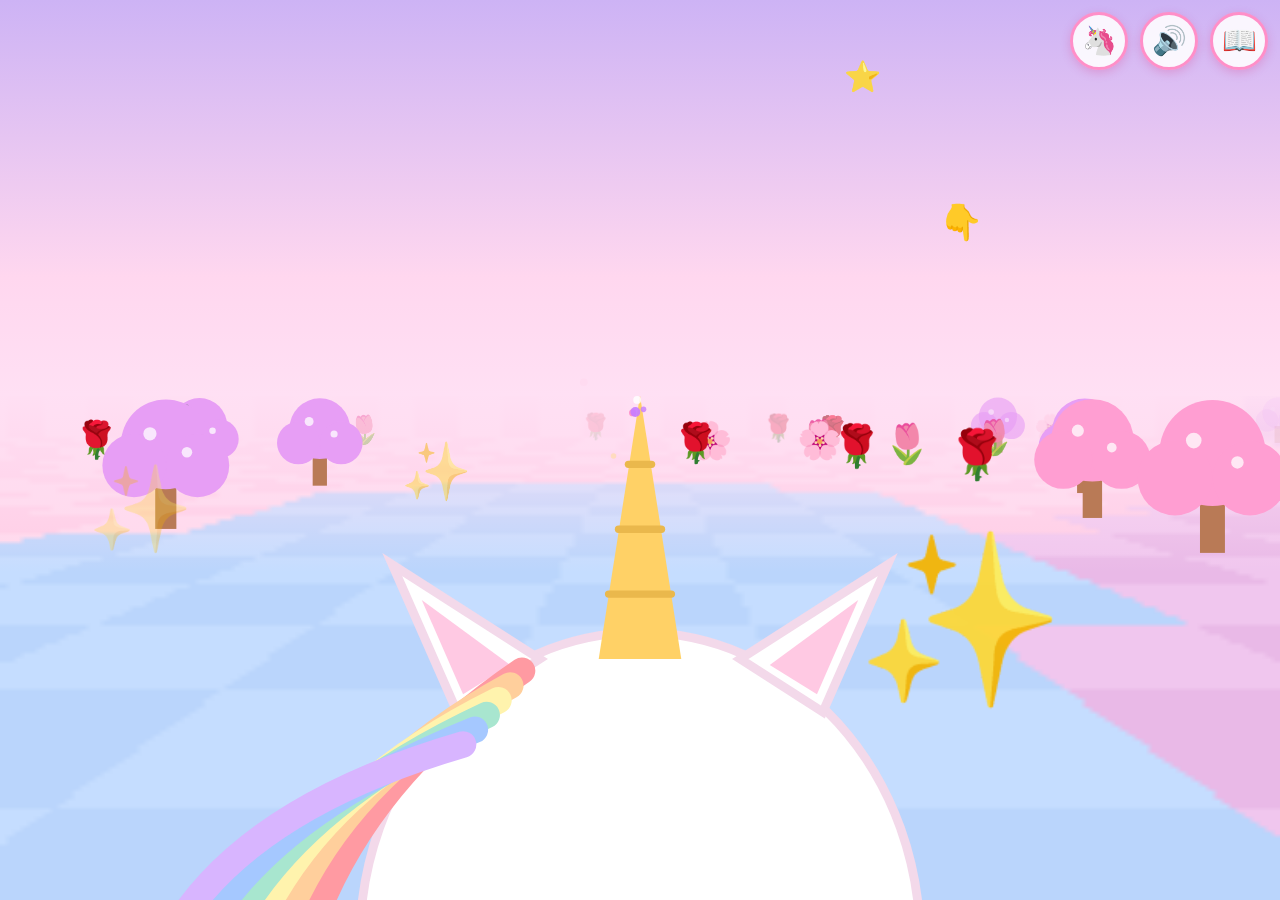
<file: index.html>
<!DOCTYPE html>
<html lang="en">
<head>
<meta charset="utf-8">
<meta name="viewport" content="width=device-width, initial-scale=1, maximum-scale=1, user-scalable=no, viewport-fit=cover">
<meta name="theme-color" content="#ff8fc8">
<title>Emmabug's Unicorn World</title>
<link rel="manifest" href="manifest.webmanifest">
<link rel="icon" href="icon.svg" type="image/svg+xml">
<style>
  * { margin:0; padding:0; box-sizing:border-box; -webkit-tap-highlight-color:transparent; }
  html,body { width:100%; height:100%; overflow:hidden; background:#ffd9ec; overscroll-behavior:none;
    font-family:system-ui,-apple-system,"Segoe UI",Roboto,sans-serif; }
  #c { display:block; width:100%; height:100%; touch-action:none; }

  .rbtn {
    position:fixed; width:58px; height:58px; border-radius:50%;
    border:3px solid #ff8fc8; background:rgba(255,255,255,.88);
    font-size:28px; line-height:1; display:flex; align-items:center; justify-content:center;
    box-shadow:0 3px 10px rgba(214,51,132,.25); z-index:10; user-select:none;
  }
  .rbtn:active { transform:scale(.92); }
  #bookBtn { top:calc(12px + env(safe-area-inset-top)); right:12px; }
  #muteBtn { top:calc(12px + env(safe-area-inset-top)); right:82px; }
  #vehicleBtn { top:calc(12px + env(safe-area-inset-top)); right:152px; }
  #bookBtn.pulse { animation:pulse 1s ease-in-out infinite; }
  @keyframes pulse { 0%,100%{transform:scale(1)} 50%{transform:scale(1.18); box-shadow:0 0 18px #ff8fc8;} }

  #hotbar {
    position:fixed; bottom:calc(10px + env(safe-area-inset-bottom)); left:50%; transform:translateX(-50%);
    display:flex; gap:8px; max-width:94vw; overflow-x:auto; padding:6px; z-index:10;
    scrollbar-width:none;
  }
  #hotbar::-webkit-scrollbar { display:none; }
  .slot {
    flex:0 0 auto; width:58px; height:58px; border-radius:16px;
    background:rgba(255,255,255,.85); border:3px solid #ffc2e0;
    font-size:30px; display:flex; align-items:center; justify-content:center;
    position:relative; user-select:none;
  }
  .slot.sel { border-color:#ff2d8d; background:#fff; transform:scale(1.12); box-shadow:0 0 14px #ff8fc8; }
  .slot .ct {
    position:absolute; bottom:-4px; right:-4px; background:#ff2d8d; color:#fff;
    font-size:13px; font-weight:700; min-width:22px; height:22px; border-radius:11px;
    display:flex; align-items:center; justify-content:center; padding:0 5px;
    border:2px solid #fff;
  }

  #book {
    position:fixed; inset:0; background:rgba(90,20,80,.45); z-index:20;
    display:flex; align-items:center; justify-content:center; padding:14px;
  }
  #book.hidden { display:none; }
  #bookPanel {
    background:linear-gradient(160deg,#ffe3f2,#f0dcff);
    border:4px solid #ff8fc8; border-radius:26px;
    width:min(520px,96vw); max-height:88vh; overflow-y:auto;
    padding:18px; box-shadow:0 10px 40px rgba(120,20,90,.4); position:relative;
  }
  #bookPanel h1 { text-align:center; font-size:30px; margin-bottom:6px; }
  #closeBook {
    position:sticky; top:0; float:right; width:52px; height:52px; border-radius:50%;
    border:3px solid #ff8fc8; background:#fff; font-size:22px; z-index:2;
  }
  .setrow { margin:14px 0 4px; font-size:24px; display:flex; align-items:center; gap:8px; }
  .setrow .star { font-size:26px; animation:spinstar 2.4s linear infinite; }
  @keyframes spinstar { 0%,100%{transform:rotate(-12deg) scale(1)} 50%{transform:rotate(12deg) scale(1.25)} }
  .setgrid { display:grid; grid-template-columns:repeat(auto-fill,minmax(72px,1fr)); gap:10px; }
  .sticker {
    background:rgba(255,255,255,.8); border:3px solid #ffc2e0; border-radius:18px;
    aspect-ratio:1; display:flex; flex-direction:column; align-items:center; justify-content:center;
    font-size:34px;
  }
  .sticker.found { border-color:#c77dff; background:#fff; box-shadow:0 2px 8px rgba(199,125,255,.35); }
  .sticker.mystery { opacity:.45; filter:grayscale(1); }
  .sticker .n { font-size:13px; font-weight:700; color:#b0338a; margin-top:2px; }

  #splash {
    position:fixed; top:16%; left:50%; transform:translateX(-50%);
    font-size:clamp(22px,6vw,42px); font-weight:800; color:#ff2d8d;
    text-shadow:0 2px 0 #fff, 0 4px 14px rgba(255,45,141,.4);
    z-index:15; pointer-events:none; white-space:nowrap;
    animation:splash 4.5s ease forwards;
  }
  @keyframes splash {
    0% { opacity:0; transform:translateX(-50%) scale(.6); }
    15% { opacity:1; transform:translateX(-50%) scale(1.05); }
    25% { transform:translateX(-50%) scale(1); }
    80% { opacity:1; }
    100% { opacity:0; transform:translateX(-50%) scale(1.1); }
  }
</style>
</head>
<body>
<canvas id="c"></canvas>
<button class="rbtn" id="muteBtn">🔊</button>
<button class="rbtn" id="vehicleBtn">🦄</button>
<button class="rbtn" id="bookBtn">📖</button>
<div id="hotbar"></div>
<div id="book" class="hidden">
  <div id="bookPanel">
    <button id="closeBook">❌</button>
    <h1>📖 💖 🦄</h1>
    <div id="bookSets"></div>
  </div>
</div>
<div id="splash">🦄✨ Emmabug's Unicorn World ✨🚲</div>

<script>
'use strict';
// ============================================================ setup
const $ = id => document.getElementById(id);
const canvas = $('c'), ctx = canvas.getContext('2d');
let W = 0, H = 0, DPR = 1, focal = 300, horizon = 200;
const FOV = 1.15; // ~66 degrees
function resize() {
  DPR = Math.min(window.devicePixelRatio || 1, 2);
  W = window.innerWidth; H = window.innerHeight;
  canvas.width = Math.round(W * DPR); canvas.height = Math.round(H * DPR);
  ctx.setTransform(DPR, 0, 0, DPR, 0, 0);
  focal = (W / 2) / Math.tan(FOV / 2);
  horizon = Math.round(H * 0.44);
}
window.addEventListener('resize', resize);
resize();

const CH = 16;          // chunk side in tiles
const CAMH = 1.05;      // unicorn eye height, in tiles
const REACH = 5.0;      // how far Emma can reach, in tiles

// ============================================================ deterministic noise
function h2i(x, y, s) {
  let n = Math.imul(x, 374761393) ^ Math.imul(y, 668265263) ^ Math.imul(s, 1013904223);
  n = Math.imul(n ^ (n >>> 13), 1274126177);
  return ((n ^ (n >>> 16)) >>> 0) / 4294967296;
}
function sm(t) { return t * t * (3 - 2 * t); }
function vnoise(x, y, s) {
  const xi = Math.floor(x), yi = Math.floor(y);
  const fx = sm(x - xi), fy = sm(y - yi);
  const a = h2i(xi, yi, s), b = h2i(xi + 1, yi, s);
  const c = h2i(xi, yi + 1, s), d = h2i(xi + 1, yi + 1, s);
  return a + (b - a) * fx + (c - a) * fy + (a - b - c + d) * fx * fy;
}

// ============================================================ items & sets
const ITEMS = {
  blossom:  { e:'🌸', n:'Blossom' },
  tulip:    { e:'🌷', n:'Tulip' },
  rose:     { e:'🌹', n:'Rose' },
  lavender: { e:'🪻', n:'Lavender' },
  wood:     { e:'🪵', n:'Pink Wood' },
  mushroom: { e:'🍄', n:'Mushroom' },
  rock:     { e:'🪨', n:'Rock' },
  brick:    { e:'🧱', n:'Brick' },
  gem:      { e:'💎', n:'Gem' },
  orb:      { e:'🔮', n:'Orb' },
  stardust: { e:'✨', n:'Stardust' },
  rainbow:  { e:'🌈', n:'Rainbow' },
  heart:    { e:'💗', n:'Heart' },
  cupcake:  { e:'🧁', n:'Cupcake' },
};
const SETS = [
  { name:'Flowers',   e:'🌸', items:['blossom','tulip','rose','lavender'] },
  { name:'Nature',    e:'🌳', items:['wood','mushroom','rock','brick'] },
  { name:'Gems',      e:'💎', items:['gem','orb','stardust'] },
  { name:'Treasures', e:'🌈', items:['rainbow','heart','cupcake'] },
];

// ============================================================ world / biomes
const WATER=0, MEADOW=1, LAV=2, FOREST=3, CANDY=4, MOUNT=5;
let seed = 0;

function biomeAt(x, y) {
  const e = vnoise(x/26, y/26, seed ^ 11) * 0.65 + vnoise(x/9, y/9, seed ^ 23) * 0.35;
  if (e < 0.30) return WATER;
  if (e > 0.76) return MOUNT;
  const b = vnoise(x/31, y/31, seed ^ 37);
  if (b < 0.25) return LAV;
  if (b < 0.52) return MEADOW;
  if (b < 0.78) return FOREST;
  return CANDY;
}

// decor types
const D_TREE=1, D_FLB=2, D_FLT=3, D_FLR=4, D_FLL=5, D_MUSH=6, D_ROCK=7,
      D_CRYS=8, D_SPARK=9, D_RAIN=10, D_HEARTD=11, D_CAKE=12;

const chunks = new Map();
function chunkAt(cx, cy) {
  const key = cx + ',' + cy;
  let ch = chunks.get(key);
  if (ch) return ch;
  const tiles = new Uint8Array(CH * CH);
  const decor = [];
  for (let j = 0; j < CH; j++) {
    for (let i = 0; i < CH; i++) {
      const x = cx * CH + i, y = cy * CH + j;
      const t = biomeAt(x, y);
      tiles[j * CH + i] = t;
      const r = h2i(x, y, seed ^ 101);
      const r2 = h2i(x, y, seed ^ 202);
      let d = 0;
      if (t === MEADOW) {
        if (r > 0.99975) d = D_RAIN;
        else if (r > 0.9990) d = D_HEARTD;
        else if (r < 0.055) d = r2 < 0.45 ? D_FLB : (r2 < 0.75 ? D_FLT : D_FLR);
        else if (r < 0.070) d = D_TREE;
      } else if (t === LAV) {
        if (r > 0.99975) d = D_RAIN;
        else if (r > 0.9990) d = D_HEARTD;
        else if (r < 0.095) d = D_FLL;
        else if (r < 0.112) d = D_FLT;
      } else if (t === FOREST) {
        if (r > 0.99975) d = D_RAIN;
        else if (r < 0.085) d = D_TREE;
        else if (r < 0.112) d = D_MUSH;
        else if (r < 0.128) d = D_FLB;
      } else if (t === CANDY) {
        if (r > 0.9997) d = D_RAIN;
        else if (r < 0.060) d = D_MUSH;
        else if (r < 0.078) d = D_ROCK;
        else if (r < 0.0815) d = D_CAKE;
      } else if (t === MOUNT) {
        if (r < 0.075) d = D_CRYS;
        else if (r < 0.115) d = D_ROCK;
      } else if (t === WATER) {
        if (r < 0.030) d = D_SPARK;
      }
      if (d) decor.push({
        x: x + 0.5 + (r2 - 0.5) * 0.3,
        y: y + 0.5 + (h2i(x, y, seed ^ 303) - 0.5) * 0.3,
        tx: x, ty: y, t: d, v: r2,
      });
    }
  }
  ch = { tiles, decor };
  chunks.set(key, ch);
  if (chunks.size > 220) pruneChunks();
  return ch;
}
function pruneChunks() {
  const pcx = Math.floor(player.x / CH), pcy = Math.floor(player.y / CH);
  for (const key of chunks.keys()) {
    const [cx, cy] = key.split(',').map(Number);
    if (Math.abs(cx - pcx) > 4 || Math.abs(cy - pcy) > 4) chunks.delete(key);
  }
}
function tileAt(x, y) {
  const cx = Math.floor(x / CH), cy = Math.floor(y / CH);
  const ch = chunkAt(cx, cy);
  return ch.tiles[(y - cy * CH) * CH + (x - cx * CH)];
}
function walkable(x, y) { return tileAt(Math.floor(x), Math.floor(y)) !== WATER; }

// ============================================================ state
const player = { x: 0, y: 0, ang: 0, walking: false };
let inv = {};
let removed = new Set();
let placed = new Map();
let discovered = new Set();
let selected = null;
let vehicle = 'unicorn';   // or 'bike'
let collectCount = 0;
let muted = false;
let dirty = false;
const particles = [];   // screen-space
const creatures = [];
let spriteHits = [];    // last frame's tappable sprites: {x,y,w,h,dist,decor?,creature?,pkey?}
let time = 0;

// ============================================================ save / load
const SAVE_KEY = 'emmabug-world-save';
function save() {
  try {
    localStorage.setItem(SAVE_KEY, JSON.stringify({
      seed, px: player.x, py: player.y, ang: player.ang, inv,
      removed: [...removed], placed: [...placed],
      discovered: [...discovered], collectCount, muted, vehicle,
    }));
    dirty = false;
  } catch (e) {}
}
function load() {
  try {
    const raw = localStorage.getItem(SAVE_KEY);
    if (!raw) return false;
    const s = JSON.parse(raw);
    seed = s.seed; player.x = s.px; player.y = s.py; player.ang = s.ang || 0;
    inv = s.inv || {};
    removed = new Set(s.removed || []);
    placed = new Map(s.placed || []);
    discovered = new Set(s.discovered || []);
    collectCount = s.collectCount || 0;
    muted = !!s.muted;
    vehicle = s.vehicle === 'bike' ? 'bike' : 'unicorn';
    return true;
  } catch (e) { return false; }
}
setInterval(() => { if (dirty) save(); }, 3000);
document.addEventListener('visibilitychange', () => { if (document.hidden && dirty) save(); });

if (!load()) {
  seed = (Math.random() * 1e9) | 0;
  outer:
  for (let rr = 0; rr < 120; rr++) {
    for (let a = 0; a < 20; a++) {
      const x = Math.round(Math.cos(a / 20 * 6.283) * rr);
      const y = Math.round(Math.sin(a / 20 * 6.283) * rr);
      const b = biomeAt(x, y);
      if (b !== WATER && b !== MOUNT) { player.x = x + 0.5; player.y = y + 0.5; break outer; }
    }
  }
  dirty = true;
}

// ============================================================ sound
let AC = null;
function ac() {
  if (!AC) AC = new (window.AudioContext || window.webkitAudioContext)();
  if (AC.state === 'suspended') AC.resume();
  return AC;
}
function tone(f, dur, type, vol, delay, f2) {
  if (muted) return;
  try {
    const a = ac(), t0 = a.currentTime + (delay || 0);
    const o = a.createOscillator(), g = a.createGain();
    o.type = type; o.frequency.setValueAtTime(f, t0);
    if (f2) o.frequency.exponentialRampToValueAtTime(f2, t0 + dur);
    g.gain.setValueAtTime(0.0001, t0);
    g.gain.exponentialRampToValueAtTime(vol, t0 + 0.015);
    g.gain.exponentialRampToValueAtTime(0.0001, t0 + dur);
    o.connect(g); g.connect(a.destination);
    o.start(t0); o.stop(t0 + dur + 0.05);
  } catch (e) {}
}
const sPop    = () => tone(520, 0.13, 'triangle', 0.22, 0, 190);
const sChime  = () => { tone(880, 0.14, 'sine', 0.16); tone(1175, 0.18, 'sine', 0.16, 0.09); };
const sNew    = () => { tone(659, 0.12, 'sine', 0.17); tone(880, 0.12, 'sine', 0.17, 0.09);
                        tone(1109, 0.12, 'sine', 0.17, 0.18); tone(1319, 0.22, 'sine', 0.17, 0.27); };
const sPlace  = () => tone(300, 0.09, 'sine', 0.2, 0, 170);
const sHeart  = () => { tone(740, 0.1, 'sine', 0.14); tone(988, 0.13, 'sine', 0.14, 0.07); };
const sTick   = () => tone(500, 0.05, 'sine', 0.06);

// ============================================================ particles (screen space)
function sparkle(sx, sy, n, colors) {
  for (let i = 0; i < n; i++) {
    const a = Math.random() * 6.283, sp = 40 + Math.random() * 90;
    particles.push({
      x: sx, y: sy, vx: Math.cos(a) * sp, vy: Math.sin(a) * sp - 50,
      g: 120, life: 0, tl: 0.5 + Math.random() * 0.4,
      kind: 'dot', size: 2.5 + Math.random() * 3.5,
      color: colors[(Math.random() * colors.length) | 0],
    });
  }
}
function floatTxt(sx, sy, txt, size) {
  particles.push({ x: sx, y: sy, vx: 0, vy: -70, g: 0, life: 0, tl: 0.9, kind: 'txt', txt, size: size || 30 });
}
function heartBurst(sx, sy) {
  for (let i = 0; i < 7; i++) {
    particles.push({
      x: sx + (Math.random() - 0.5) * 30, y: sy,
      vx: (Math.random() - 0.5) * 50,
      vy: -50 - Math.random() * 60, g: 25, life: 0, tl: 1 + Math.random() * 0.4,
      kind: 'txt', txt: Math.random() < 0.5 ? '💕' : '💖', size: 18 + Math.random() * 14,
    });
  }
}
const PINKS = ['#ff8fc8','#ffd1e8','#c77dff','#fff','#ffe066'];

// ============================================================ creatures — unicorns everywhere!
const CTYPES = [
  { e:'🦄', w:0.20, size:0.75, kind:'baby' },      // little baby unicorn
  { e:'🦄', w:0.16, size:1.1,  kind:'unicorn' },
  { e:'🦄', w:0.10, size:1.45, kind:'queen' },     // big sparkly queen unicorn
  { e:'🐶', w:0.18, size:0.85, kind:'puppy' },
  { e:'🐱', w:0.16, size:0.8,  kind:'kitty' },
  { e:'🦋', w:0.20, size:0.5,  kind:'butterfly' },
];
function spawnCreature() {
  const a = Math.random() * 6.283, d = 8 + Math.random() * 6;
  const x = player.x + Math.cos(a) * d, y = player.y + Math.sin(a) * d;
  let r = Math.random(), ct = CTYPES[0];
  for (const c of CTYPES) { r -= c.w; if (r <= 0) { ct = c; break; } }
  if (ct.kind !== 'butterfly' && !walkable(x, y)) return;
  creatures.push({
    x, y, type: ct, ang: Math.random() * 6.283,
    timer: Math.random() * 2, hop: 0, phase: Math.random() * 6.283,
  });
}
function updateCreatures(dt) {
  if (creatures.length < 9 && Math.random() < 0.035) spawnCreature();
  for (let i = creatures.length - 1; i >= 0; i--) {
    const c = creatures[i];
    const dx = c.x - player.x, dy = c.y - player.y;
    if (dx * dx + dy * dy > 500) { creatures.splice(i, 1); continue; }
    const k = c.type.kind;
    if (k === 'butterfly') {
      c.ang += (Math.random() - 0.5) * 3 * dt;
      c.x += Math.cos(c.ang) * 1.2 * dt;
      c.y += Math.sin(c.ang) * 1.2 * dt;
    } else if (k === 'baby' || k === 'puppy') { // babies and puppies bounce about playfully
      c.timer -= dt;
      if (c.timer <= 0) {
        if (c.hop > 0) { c.hop = 0; c.timer = 0.7 + Math.random() * 1.4; }
        else { c.hop = 1; c.ang = Math.random() * 6.283; c.timer = 0.5; }
      }
      if (c.hop) {
        const nx = c.x + Math.cos(c.ang) * 2.8 * dt, ny = c.y + Math.sin(c.ang) * 2.8 * dt;
        if (walkable(nx, ny)) { c.x = nx; c.y = ny; }
      }
    } else { // grown unicorns graze and wander
      c.timer -= dt;
      if (c.timer <= 0) { c.ang = Math.random() * 6.283; c.timer = 1.5 + Math.random() * 2.5; }
      const sp = k === 'queen' ? 0.6 : 0.9;
      const nx = c.x + Math.cos(c.ang) * sp * dt, ny = c.y + Math.sin(c.ang) * sp * dt;
      if (walkable(nx, ny)) { c.x = nx; c.y = ny; }
    }
  }
}

// ============================================================ inventory / hotbar
const hotbarEl = $('hotbar');
function addItem(type, n) {
  inv[type] = (inv[type] || 0) + n;
  if (!discovered.has(type)) {
    discovered.add(type);
    sNew();
    $('bookBtn').classList.add('pulse');
  }
  dirty = true;
  renderHotbar();
}
function renderHotbar() {
  hotbarEl.innerHTML = '';
  for (const type of Object.keys(ITEMS)) {
    const n = inv[type];
    if (!n) continue;
    const d = document.createElement('div');
    d.className = 'slot' + (selected === type ? ' sel' : '');
    d.innerHTML = ITEMS[type].e + '<span class="ct">' + n + '</span>';
    d.addEventListener('pointerdown', ev => {
      ev.stopPropagation();
      selected = (selected === type) ? null : type;
      sTick();
      renderHotbar();
    });
    hotbarEl.appendChild(d);
  }
}
renderHotbar();

// ============================================================ sticker book
const bookEl = $('book');
$('bookBtn').addEventListener('pointerdown', ev => {
  ev.stopPropagation();
  buildBook();
  bookEl.classList.remove('hidden');
  $('bookBtn').classList.remove('pulse');
  sChime();
});
$('closeBook').addEventListener('pointerdown', () => { bookEl.classList.add('hidden'); sTick(); });
bookEl.addEventListener('pointerdown', ev => { if (ev.target === bookEl) bookEl.classList.add('hidden'); });
function buildBook() {
  const host = $('bookSets');
  host.innerHTML = '';
  for (const set of SETS) {
    const complete = set.items.every(i => discovered.has(i));
    const row = document.createElement('div');
    row.className = 'setrow';
    row.innerHTML = set.e + (complete ? ' <span class="star">⭐</span>' : '');
    host.appendChild(row);
    const grid = document.createElement('div');
    grid.className = 'setgrid';
    for (const it of set.items) {
      const cell = document.createElement('div');
      if (discovered.has(it)) {
        cell.className = 'sticker found';
        cell.innerHTML = ITEMS[it].e + '<span class="n">×' + (inv[it] || 0) + '</span>';
      } else {
        cell.className = 'sticker mystery';
        cell.textContent = '❓';
      }
      grid.appendChild(cell);
    }
    host.appendChild(grid);
  }
}

// ============================================================ mute
const muteBtn = $('muteBtn');
function syncMute() { muteBtn.textContent = muted ? '🔇' : '🔊'; }
muteBtn.addEventListener('pointerdown', ev => {
  ev.stopPropagation();
  muted = !muted; dirty = true; syncMute();
  if (!muted) sChime();
});
syncMute();

// ============================================================ vehicle switch
const vehicleBtn = $('vehicleBtn');
function syncVehicle() { vehicleBtn.textContent = vehicle === 'bike' ? '🚲' : '🦄'; }
vehicleBtn.addEventListener('pointerdown', ev => {
  ev.stopPropagation();
  vehicle = vehicle === 'bike' ? 'unicorn' : 'bike';
  dirty = true; syncVehicle();
  sChime();
  sparkle(W / 2, H - 120, 14, PINKS);
});
syncVehicle();

// ============================================================ input
// left joystick: up = walk forward, left/right = turn (like driving)
const joy = { active: false, id: -1, ax: 0, ay: 0, dx: 0, dy: 0, moved: false, t0: 0 };
const keys = new Set();
window.addEventListener('keydown', e => keys.add(e.key));
window.addEventListener('keyup', e => keys.delete(e.key));

canvas.addEventListener('pointerdown', ev => {
  ac();
  const x = ev.clientX, y = ev.clientY;
  if (!joy.active && x < W * 0.5 && y > H * 0.45) {
    joy.active = true; joy.id = ev.pointerId;
    joy.ax = x; joy.ay = y; joy.dx = 0; joy.dy = 0;
    joy.moved = false; joy.t0 = performance.now();
  } else {
    interact(x, y);
  }
});
canvas.addEventListener('pointermove', ev => {
  if (joy.active && ev.pointerId === joy.id) {
    let dx = ev.clientX - joy.ax, dy = ev.clientY - joy.ay;
    const d = Math.hypot(dx, dy);
    if (d > 12) joy.moved = true;
    const max = 58;
    if (d > max) { dx = dx / d * max; dy = dy / d * max; }
    joy.dx = dx; joy.dy = dy;
  }
});
function joyEnd(ev) {
  if (joy.active && ev.pointerId === joy.id) {
    if (!joy.moved && performance.now() - joy.t0 < 350) interact(joy.ax, joy.ay);
    joy.active = false; joy.dx = 0; joy.dy = 0;
  }
}
canvas.addEventListener('pointerup', joyEnd);
canvas.addEventListener('pointercancel', joyEnd);
canvas.addEventListener('contextmenu', e => e.preventDefault());

// ============================================================ interactions
function dropsFor(t) {
  const out = [];
  const r = Math.random();
  switch (t) {
    case D_TREE:  out.push(['wood', 1 + (Math.random() < 0.5 ? 1 : 0)]);
                  if (r < 0.3) out.push(['blossom', 1]); break;
    case D_FLB:   out.push(['blossom', 1]); break;
    case D_FLT:   out.push(['tulip', 1]); break;
    case D_FLR:   out.push(['rose', 1]); break;
    case D_FLL:   out.push(['lavender', 1]); break;
    case D_MUSH:  out.push(['mushroom', 1]); if (r < 0.08) out.push(['cupcake', 1]); break;
    case D_ROCK:  out.push(['rock', 1]); if (r < 0.25) out.push(['brick', 1]); break;
    case D_CRYS:  out.push([r < 0.7 ? 'gem' : 'orb', 1]); break;
    case D_SPARK: out.push(['stardust', 1]); break;
    case D_RAIN:  out.push(['rainbow', 1]); break;
    case D_HEARTD:out.push(['heart', 1]); break;
    case D_CAKE:  out.push(['cupcake', 1]); break;
  }
  return out;
}

function decorNearTile(wx, wy, rad) {
  const cx0 = Math.floor((wx - 1) / CH), cx1 = Math.floor((wx + 1) / CH);
  const cy0 = Math.floor((wy - 1) / CH), cy1 = Math.floor((wy + 1) / CH);
  for (let cy = cy0; cy <= cy1; cy++) for (let cx = cx0; cx <= cx1; cx++) {
    for (const d of chunkAt(cx, cy).decor) {
      if (removed.has(d.tx + ',' + d.ty)) continue;
      const dx = d.x - wx, dy = d.y - wy;
      if (dx * dx + dy * dy < rad * rad) return d;
    }
  }
  return null;
}

function interact(sx, sy) {
  // 1. did she tap something on screen? (nearest first)
  let hit = null;
  for (const s of spriteHits) {
    if (sx >= s.x && sx <= s.x + s.w && sy >= s.y && sy <= s.y + s.h) {
      if (!hit || s.dist < hit.dist) hit = s;
    }
  }
  if (hit && hit.dist <= REACH) {
    const cx = hit.x + hit.w / 2, cy = hit.y + hit.h / 2;
    if (hit.creature) {
      heartBurst(cx, cy);
      sHeart();
      if (hit.creature.type.kind !== 'butterfly' && Math.random() < 0.2) {
        addItem('heart', 1);
        floatTxt(cx, cy - 20, '💗', 34);
      }
      return;
    }
    if (hit.decor) {
      const d = hit.decor;
      removed.add(d.tx + ',' + d.ty);
      dirty = true;
      collectCount++;
      for (const [item, n] of dropsFor(d.t)) {
        addItem(item, n);
        floatTxt(cx, cy - 10, ITEMS[item].e, 34);
      }
      sparkle(cx, cy, 14, PINKS);
      sPop();
      return;
    }
    if (hit.pkey) {
      const it = placed.get(hit.pkey);
      placed.delete(hit.pkey);
      addItem(it, 1);
      floatTxt(cx, cy - 10, ITEMS[it].e, 32);
      sparkle(cx, cy, 10, PINKS);
      sPop();
      return;
    }
  }
  // 2. tapped open ground → place selected item there
  if (sy > horizon + 8) {
    const dist = CAMH * focal / (sy - horizon);
    if (dist <= REACH && selected && inv[selected] > 0) {
      const side = (sx - W / 2) / focal * dist;
      const ca = Math.cos(player.ang), sa = Math.sin(player.ang);
      const wx = player.x + ca * dist - sa * side;
      const wy = player.y + sa * dist + ca * side;
      const tx = Math.floor(wx), ty = Math.floor(wy);
      if (tileAt(tx, ty) !== WATER && !placed.has(tx + ',' + ty) && !decorNearTile(tx + 0.5, ty + 0.5, 0.6)) {
        placed.set(tx + ',' + ty, selected);
        inv[selected]--;
        if (inv[selected] <= 0) { delete inv[selected]; selected = null; }
        dirty = true;
        renderHotbar();
        sparkle(sx, sy, 10, PINKS);
        sPlace();
        return;
      }
    }
  }
  // 3. nothing there — tiny happy poof so every tap feels alive
  sparkle(sx, sy, 4, ['#ffd1e8', '#fff']);
}

// ============================================================ update
function update(dt) {
  time += dt;
  let turn = 0, fwd = 0;
  if (joy.active) { turn = joy.dx / 58; fwd = -joy.dy / 58; }
  if (keys.has('ArrowLeft') || keys.has('a')) turn -= 1;
  if (keys.has('ArrowRight') || keys.has('d')) turn += 1;
  if (keys.has('ArrowUp') || keys.has('w')) fwd += 1;
  if (keys.has('ArrowDown') || keys.has('s')) fwd -= 1;
  turn = Math.max(-1, Math.min(1, turn));
  fwd = Math.max(-1, Math.min(1, fwd));
  player.ang += turn * (vehicle === 'bike' ? 2.6 : 2.3) * dt;
  player.walking = Math.abs(fwd) > 0.12;
  if (player.walking) {
    const sp = fwd * (vehicle === 'bike' ? 6.2 : 4.0) * dt;  // the bike is zippy!
    const mx = Math.cos(player.ang) * sp, my = Math.sin(player.ang) * sp;
    const r = 0.28;
    const nx = player.x + mx;
    if (walkable(nx - r, player.y - r) && walkable(nx + r, player.y - r) &&
        walkable(nx - r, player.y + r) && walkable(nx + r, player.y + r)) player.x = nx;
    const ny = player.y + my;
    if (walkable(player.x - r, ny - r) && walkable(player.x + r, ny - r) &&
        walkable(player.x - r, ny + r) && walkable(player.x + r, ny + r)) player.y = ny;
    dirty = true;
  }
  if (Math.abs(turn) > 0.1) dirty = true;
  updateCreatures(dt);
  for (let i = particles.length - 1; i >= 0; i--) {
    const p = particles[i];
    p.life += dt;
    if (p.life > p.tl) { particles.splice(i, 1); continue; }
    p.vy += p.g * dt;
    p.x += p.vx * dt; p.y += p.vy * dt;
  }
}

// ============================================================ first-person rendering
// ground palette: [r,g,b] x 2 shades per tile type (checkerboard shading)
const PAL = [
  [[197,221,255],[186,213,252]],  // water
  [[255,217,236],[255,205,229]],  // meadow
  [[230,212,245],[221,199,240]],  // lavender
  [[240,198,238],[233,185,231]],  // forest
  [[255,227,240],[255,216,234]],  // candy
  [[217,198,234],[207,185,227]],  // mountain
];
const GW = 176, GH = 110;
const gcan = document.createElement('canvas');
gcan.width = GW; gcan.height = GH;
const gctx = gcan.getContext('2d');
const gimg = gctx.createImageData(GW, GH);
const MAXDIST = 24;

function drawGround() {
  const groundH = H - horizon;
  const ca = Math.cos(player.ang), sa = Math.sin(player.ang);
  const tanH = Math.tan(FOV / 2);
  const data = gimg.data;
  let lcx = 1e9, lcy = 1e9, lch = null;
  for (let r = 0; r < GH; r++) {
    const sy = horizon + ((r + 0.7) / GH) * groundH;
    let dist = CAMH * focal / (sy - horizon);
    if (dist > MAXDIST) dist = MAXDIST;
    // world position of leftmost ray at this distance, stepping right per column
    let wx = player.x + (ca + sa * tanH) * dist;
    let wy = player.y + (sa - ca * tanH) * dist;
    const stepx = (-2 * sa * tanH * dist) / GW;
    const stepy = (2 * ca * tanH * dist) / GW;
    let o = r * GW * 4;
    for (let c = 0; c < GW; c++) {
      const tx = Math.floor(wx), ty = Math.floor(wy);
      const ccx = tx >> 4, ccy = ty >> 4;
      if (ccx !== lcx || ccy !== lcy) { lch = chunkAt(ccx, ccy); lcx = ccx; lcy = ccy; }
      const t = lch.tiles[(ty - (ccy << 4)) * CH + (tx - (ccx << 4))];
      const col = PAL[t][(tx ^ ty) & 1];
      data[o] = col[0]; data[o + 1] = col[1]; data[o + 2] = col[2]; data[o + 3] = 255;
      o += 4;
      wx += stepx; wy += stepy;
    }
  }
  gctx.putImageData(gimg, 0, 0);
  ctx.drawImage(gcan, 0, horizon, W, groundH);
  // distance fog melts into the sky
  const fog = ctx.createLinearGradient(0, horizon, 0, horizon + groundH * 0.35);
  fog.addColorStop(0, 'rgba(255,224,244,0.95)');
  fog.addColorStop(1, 'rgba(255,224,244,0)');
  ctx.fillStyle = fog;
  ctx.fillRect(0, horizon, W, groundH * 0.35);
}

function drawSky() {
  const g = ctx.createLinearGradient(0, 0, 0, horizon);
  g.addColorStop(0, '#cdb3f5');
  g.addColorStop(0.7, '#ffd7ef');
  g.addColorStop(1, '#ffe0f4');
  ctx.fillStyle = g;
  ctx.fillRect(0, 0, W, horizon);
  // clouds + a far-off rainbow drift past as she turns
  ctx.textAlign = 'center'; ctx.textBaseline = 'middle';
  const skyThings = [
    { a: 0.9,  y: 0.55, e: '🌈', s: 92, drift: 0 },
    { a: 2.1,  y: 0.30, e: '☁️', s: 54, drift: 0.02 },
    { a: 3.6,  y: 0.42, e: '☁️', s: 44, drift: 0.013 },
    { a: 5.2,  y: 0.25, e: '☁️', s: 60, drift: 0.017 },
    { a: 0.2,  y: 0.20, e: '⭐', s: 30, drift: 0 },
  ];
  for (const th of skyThings) {
    let da = (th.a + time * th.drift - player.ang) % 6.283;
    if (da > 3.1416) da -= 6.283;
    if (da < -3.1416) da += 6.283;
    if (Math.abs(da) > FOV * 0.9) continue;
    ctx.font = th.s + 'px sans-serif';
    ctx.globalAlpha = 0.9;
    ctx.fillText(th.e, W / 2 + (da / (FOV / 2)) * (W / 2), horizon * th.y);
    ctx.globalAlpha = 1;
  }
}

// draws one decor object at origin in ~46px-per-tile units (scaled by caller)
function drawDecorShape(d) {
  const t = d.t;
  if (t === D_TREE) {
    ctx.fillStyle = '#b97a56';
    ctx.fillRect(-4, -16, 8, 18);
    ctx.fillStyle = d.v < 0.5 ? '#ff9ed2' : '#e79ef5';
    ctx.beginPath(); ctx.arc(0, -30, 17, 0, 6.283); ctx.fill();
    ctx.beginPath(); ctx.arc(-12, -22, 12, 0, 6.283); ctx.fill();
    ctx.beginPath(); ctx.arc(12, -22, 12, 0, 6.283); ctx.fill();
    ctx.fillStyle = 'rgba(255,255,255,.75)';
    ctx.beginPath(); ctx.arc(-6, -34, 2.5, 0, 6.283); ctx.fill();
    ctx.beginPath(); ctx.arc(8, -27, 2, 0, 6.283); ctx.fill();
  } else if (t === D_CRYS) {
    ctx.fillStyle = d.v < 0.5 ? '#b06cf0' : '#e05ad0';
    ctx.beginPath(); ctx.moveTo(-10, 0); ctx.lineTo(-5, -24); ctx.lineTo(0, 0); ctx.closePath(); ctx.fill();
    ctx.beginPath(); ctx.moveTo(-2, 0); ctx.lineTo(5, -30); ctx.lineTo(12, 0); ctx.closePath(); ctx.fill();
    ctx.fillStyle = 'rgba(255,255,255,.55)';
    ctx.beginPath(); ctx.moveTo(3, -22); ctx.lineTo(5, -30); ctx.lineTo(8, -12); ctx.closePath(); ctx.fill();
  } else if (t === D_ROCK) {
    ctx.fillStyle = '#c9b3d6';
    ctx.beginPath(); ctx.ellipse(0, -6, 13, 10, 0, 0, 6.283); ctx.fill();
    ctx.fillStyle = '#dcc9e8';
    ctx.beginPath(); ctx.ellipse(-3, -9, 7, 5, 0, 0, 6.283); ctx.fill();
  } else if (t === D_SPARK) {
    ctx.globalAlpha *= 0.6 + 0.4 * Math.sin(time * 4 + d.v * 20);
    ctx.font = '24px sans-serif'; ctx.textAlign = 'center'; ctx.textBaseline = 'alphabetic';
    ctx.fillText('✨', 0, -8);
  } else {
    const em = { [D_FLB]:'🌸', [D_FLT]:'🌷', [D_FLR]:'🌹', [D_FLL]:'🪻',
                 [D_MUSH]:'🍄', [D_RAIN]:'🌈', [D_HEARTD]:'💗', [D_CAKE]:'🧁' }[t];
    const big = (t === D_RAIN);
    const bob = (t === D_RAIN || t === D_HEARTD) ? Math.sin(time * 3 + d.v * 9) * 4 : 0;
    ctx.font = (big ? 36 : 27) + 'px sans-serif';
    ctx.textAlign = 'center'; ctx.textBaseline = 'alphabetic';
    ctx.fillText(em, 0, -6 + bob);
  }
}

// Emma's own unicorn nose, horn and rainbow mane at the bottom of the view
const MANE = ['#ff9aa2','#ffcf9c','#fff3ad','#a8e6cf','#a5c8ff','#d8b5ff'];
function drawBike() {
  const bob = player.walking ? Math.sin(time * 14) * 3 : Math.sin(time * 1.6) * 1.5;
  const cx = W / 2;
  let s = Math.min(W, H) / 412;
  if (W > H) s *= 1.35;   // landscape: shorter screen shrinks her ride too much
  // handlebar: one pink swoop from corner to corner
  ctx.strokeStyle = '#ff5fa2'; ctx.lineWidth = 15 * s; ctx.lineCap = 'round';
  ctx.beginPath();
  ctx.moveTo(cx - 175 * s, H - 30 * s + bob);
  ctx.quadraticCurveTo(cx - 120 * s, H - 105 * s + bob, cx, H - 105 * s + bob);
  ctx.quadraticCurveTo(cx + 120 * s, H - 105 * s + bob, cx + 175 * s, H - 30 * s + bob);
  ctx.stroke();
  // grips
  ctx.fillStyle = '#fff';
  for (const side of [-1, 1]) {
    ctx.beginPath(); ctx.arc(cx + side * 175 * s, H - 30 * s + bob, 15 * s, 0, 6.283); ctx.fill();
  }
  // streamers flutter from the grips
  ctx.lineWidth = 5 * s;
  for (const side of [-1, 1]) {
    for (let i = 0; i < 3; i++) {
      ctx.strokeStyle = MANE[(i * 2 + (side > 0 ? 1 : 0)) % MANE.length];
      const gx = cx + side * 183 * s, gy = H - 26 * s + bob;
      ctx.beginPath();
      ctx.moveTo(gx, gy);
      ctx.quadraticCurveTo(
        gx + side * 28 * s, gy + 16 * s + Math.sin(time * 9 + i * 2) * 8 * s,
        gx + side * 46 * s, gy + 34 * s + Math.cos(time * 8 + i) * 9 * s);
      ctx.stroke();
    }
  }
  // bell
  ctx.fillStyle = '#ffd166';
  ctx.beginPath(); ctx.arc(cx - 95 * s, H - 92 * s + bob, 11 * s, 0, 6.283); ctx.fill();
  ctx.strokeStyle = '#eab84c'; ctx.lineWidth = 2.5 * s;
  ctx.beginPath(); ctx.arc(cx - 95 * s, H - 92 * s + bob, 11 * s, 0, 6.283); ctx.stroke();
  // flower basket front and center
  ctx.fillStyle = '#fff';
  ctx.strokeStyle = '#ff8fc8'; ctx.lineWidth = 4 * s;
  ctx.beginPath();
  ctx.moveTo(cx - 62 * s, H - 88 * s + bob);
  ctx.lineTo(cx + 62 * s, H - 88 * s + bob);
  ctx.lineTo(cx + 46 * s, H - 22 * s + bob);
  ctx.lineTo(cx - 46 * s, H - 22 * s + bob);
  ctx.closePath(); ctx.fill(); ctx.stroke();
  ctx.beginPath(); ctx.moveTo(cx - 58 * s, H - 66 * s + bob); ctx.lineTo(cx + 58 * s, H - 66 * s + bob); ctx.stroke();
  ctx.font = Math.round(34 * s) + 'px sans-serif';
  ctx.textAlign = 'center'; ctx.textBaseline = 'middle';
  ctx.fillText('🌸🌷🌸', cx, H - 92 * s + bob);
}
function drawSelf() {
  if (vehicle === 'bike') { drawBike(); return; }
  const bob = player.walking ? Math.sin(time * 10) * 7 : Math.sin(time * 1.6) * 2.5;
  const cx = W / 2, base = H + 40 + bob;
  let s = Math.min(W, H) / 412;   // scale with screen
  if (W > H) s *= 1.35;   // landscape: shorter screen shrinks her too much
  // head (seen from behind, at bottom of view)
  ctx.fillStyle = '#fff';
  ctx.beginPath(); ctx.ellipse(cx, base, 95 * s, 105 * s, 0, 3.1416, 0); ctx.fill();
  ctx.strokeStyle = '#f3d9ea'; ctx.lineWidth = 3 * s;
  ctx.beginPath(); ctx.ellipse(cx, base, 95 * s, 105 * s, 0, 3.1416, 0); ctx.stroke();
  // ears
  ctx.fillStyle = '#fff';
  for (const side of [-1, 1]) {
    ctx.beginPath();
    ctx.moveTo(cx + side * 62 * s, base - 78 * s);
    ctx.lineTo(cx + side * 84 * s, base - 128 * s);
    ctx.lineTo(cx + side * 34 * s, base - 96 * s);
    ctx.closePath(); ctx.fill(); ctx.stroke();
    ctx.fillStyle = '#ffc9e3';
    ctx.beginPath();
    ctx.moveTo(cx + side * 60 * s, base - 84 * s);
    ctx.lineTo(cx + side * 74 * s, base - 116 * s);
    ctx.lineTo(cx + side * 44 * s, base - 94 * s);
    ctx.closePath(); ctx.fill();
    ctx.fillStyle = '#fff';
  }
  // golden horn
  ctx.fillStyle = '#ffd166';
  ctx.beginPath();
  ctx.moveTo(cx - 14 * s, base - 96 * s);
  ctx.lineTo(cx, base - 185 * s - bob * 0.5);
  ctx.lineTo(cx + 14 * s, base - 96 * s);
  ctx.closePath(); ctx.fill();
  ctx.strokeStyle = '#eab84c'; ctx.lineWidth = 2.5 * s;
  for (let i = 1; i <= 3; i++) {
    const yy = base - 96 * s - i * 22 * s;
    const ww = 14 * s * (1 - i * 0.24);
    ctx.beginPath(); ctx.moveTo(cx - ww, yy); ctx.lineTo(cx + ww, yy); ctx.stroke();
  }
  // rainbow mane flowing down the left side
  ctx.lineWidth = 9 * s; ctx.lineCap = 'round';
  for (let i = 0; i < MANE.length; i++) {
    ctx.strokeStyle = MANE[i];
    const off = i * 10 * s;
    ctx.beginPath();
    ctx.moveTo(cx - 40 * s - off * 0.4, base - 92 * s + off * 0.5);
    ctx.quadraticCurveTo(
      cx - 110 * s - off, base - 40 * s + Math.sin(time * 3 + i) * 6 * s,
      cx - 120 * s - off, base + 30 * s);
    ctx.stroke();
  }
  // occasional sparkle off the horn
  if (Math.random() < 0.06) sparkle(cx + (Math.random() - 0.5) * 20, base - 180 * s, 2, PINKS);
}

function draw() {
  drawSky();
  drawGround();

  // ---- billboard sprites (far to near)
  const ca = Math.cos(player.ang), sa = Math.sin(player.ang);
  const tanH = Math.tan(FOV / 2);
  const sprites = [];
  const pcx = Math.floor(player.x / CH), pcy = Math.floor(player.y / CH);
  for (let cy = pcy - 2; cy <= pcy + 2; cy++) for (let cx = pcx - 2; cx <= pcx + 2; cx++) {
    for (const d of chunkAt(cx, cy).decor) {
      if (removed.has(d.tx + ',' + d.ty)) continue;
      const dx = d.x - player.x, dy = d.y - player.y;
      const fwd = dx * ca + dy * sa;
      if (fwd < 0.3 || fwd > MAXDIST) continue;
      const side = -dx * sa + dy * ca;
      if (Math.abs(side) > fwd * tanH * 1.5 + 2) continue;
      sprites.push({ fwd, side, decor: d });
    }
  }
  for (const [key, it] of placed) {
    const [tx, ty] = key.split(',').map(Number);
    const dx = tx + 0.5 - player.x, dy = ty + 0.5 - player.y;
    const fwd = dx * ca + dy * sa;
    if (fwd < 0.3 || fwd > MAXDIST) continue;
    const side = -dx * sa + dy * ca;
    if (Math.abs(side) > fwd * tanH * 1.5 + 2) continue;
    sprites.push({ fwd, side, pkey: key, item: it });
  }
  for (const c of creatures) {
    const dx = c.x - player.x, dy = c.y - player.y;
    const fwd = dx * ca + dy * sa;
    if (fwd < 0.3 || fwd > MAXDIST) continue;
    const side = -dx * sa + dy * ca;
    if (Math.abs(side) > fwd * tanH * 1.5 + 2) continue;
    sprites.push({ fwd, side, creature: c });
  }
  sprites.sort((a, b) => b.fwd - a.fwd);

  spriteHits = [];
  let hintTarget = null;
  for (const sp of sprites) {
    const sx = W / 2 + (sp.side / sp.fwd) * focal;
    const gy = horizon + (CAMH * focal) / sp.fwd;
    const k = (focal / sp.fwd) / 46;
    const alpha = sp.fwd > 16 ? Math.max(0, 1 - (sp.fwd - 16) / 8) : 1;
    if (alpha <= 0.02) continue;
    ctx.save();
    ctx.globalAlpha = alpha;
    ctx.translate(sx, gy);
    ctx.scale(k, k);
    if (sp.decor) {
      drawDecorShape(sp.decor);
    } else if (sp.pkey) {
      ctx.font = '30px sans-serif'; ctx.textAlign = 'center'; ctx.textBaseline = 'alphabetic';
      ctx.fillText(ITEMS[sp.item].e, 0, -4);
    } else {
      const c = sp.creature;
      const bobc = c.type.kind === 'butterfly' ? Math.sin(time * 6 + c.phase) * 8 - 18
                 : (c.hop ? -Math.abs(Math.sin(time * 12)) * 10 : 0);
      ctx.font = Math.round(40 * c.type.size) + 'px sans-serif';
      ctx.textAlign = 'center'; ctx.textBaseline = 'alphabetic';
      // unicorn emoji faces left; flip so she walks her own way
      if (Math.cos(c.ang) > 0 && c.type.kind !== 'butterfly') ctx.scale(-1, 1);
      ctx.fillText(c.type.e, 0, -4 + bobc);
      if (c.type.kind === 'queen' && Math.random() < 0.1)
        particles.push({ x: sx + (Math.random() - 0.5) * 60 * k, y: gy - 30 * k, vx: 0, vy: -30,
                         g: 0, life: 0, tl: 0.6, kind: 'dot', size: 3, color: '#fff' });
    }
    ctx.restore();
    // tappable region (screen space)
    const wpx = 50 * k, hpx = 70 * k;
    const rect = { x: sx - wpx / 2, y: gy - hpx, w: wpx, h: hpx + 10 * k,
                   dist: sp.fwd, decor: sp.decor, creature: sp.creature, pkey: sp.pkey };
    spriteHits.push(rect);
    if (sp.decor && sp.fwd <= REACH && (!hintTarget || sp.fwd < hintTarget.dist)) hintTarget = rect;
  }
  spriteHits.reverse(); // nearest first for hit-testing

  // hint finger for brand-new explorers
  if (collectCount < 3 && hintTarget) {
    ctx.font = '34px sans-serif'; ctx.textAlign = 'center'; ctx.textBaseline = 'middle';
    ctx.fillText('👇', hintTarget.x + hintTarget.w / 2, hintTarget.y - 22 + Math.sin(time * 5) * 7);
  }

  drawSelf();

  // particles on top
  for (const p of particles) {
    const a = 1 - p.life / p.tl;
    ctx.globalAlpha = Math.max(0, a);
    if (p.kind === 'dot') {
      ctx.fillStyle = p.color;
      ctx.beginPath(); ctx.arc(p.x, p.y, p.size, 0, 6.283); ctx.fill();
    } else {
      ctx.font = p.size + 'px sans-serif';
      ctx.textAlign = 'center'; ctx.textBaseline = 'middle';
      ctx.fillText(p.txt, p.x, p.y);
    }
  }
  ctx.globalAlpha = 1;

  // joystick
  if (joy.active) {
    ctx.fillStyle = 'rgba(255,255,255,.30)';
    ctx.beginPath(); ctx.arc(joy.ax, joy.ay, 58, 0, 6.283); ctx.fill();
    ctx.strokeStyle = 'rgba(255,143,200,.8)'; ctx.lineWidth = 3;
    ctx.beginPath(); ctx.arc(joy.ax, joy.ay, 58, 0, 6.283); ctx.stroke();
    ctx.fillStyle = 'rgba(255,95,162,.85)';
    ctx.beginPath(); ctx.arc(joy.ax + joy.dx, joy.ay + joy.dy, 26, 0, 6.283); ctx.fill();
  }
}

// ============================================================ main loop
let last = performance.now();
function frame(now) {
  const dt = Math.min((now - last) / 1000, 0.05);
  last = now;
  update(dt);
  draw();
  requestAnimationFrame(frame);
}
requestAnimationFrame(frame);

// ============================================================ pwa
if ('serviceWorker' in navigator && location.protocol === 'https:') {
  navigator.serviceWorker.register('sw.js').catch(() => {});
}
</script>
</body>
</html>
</file>
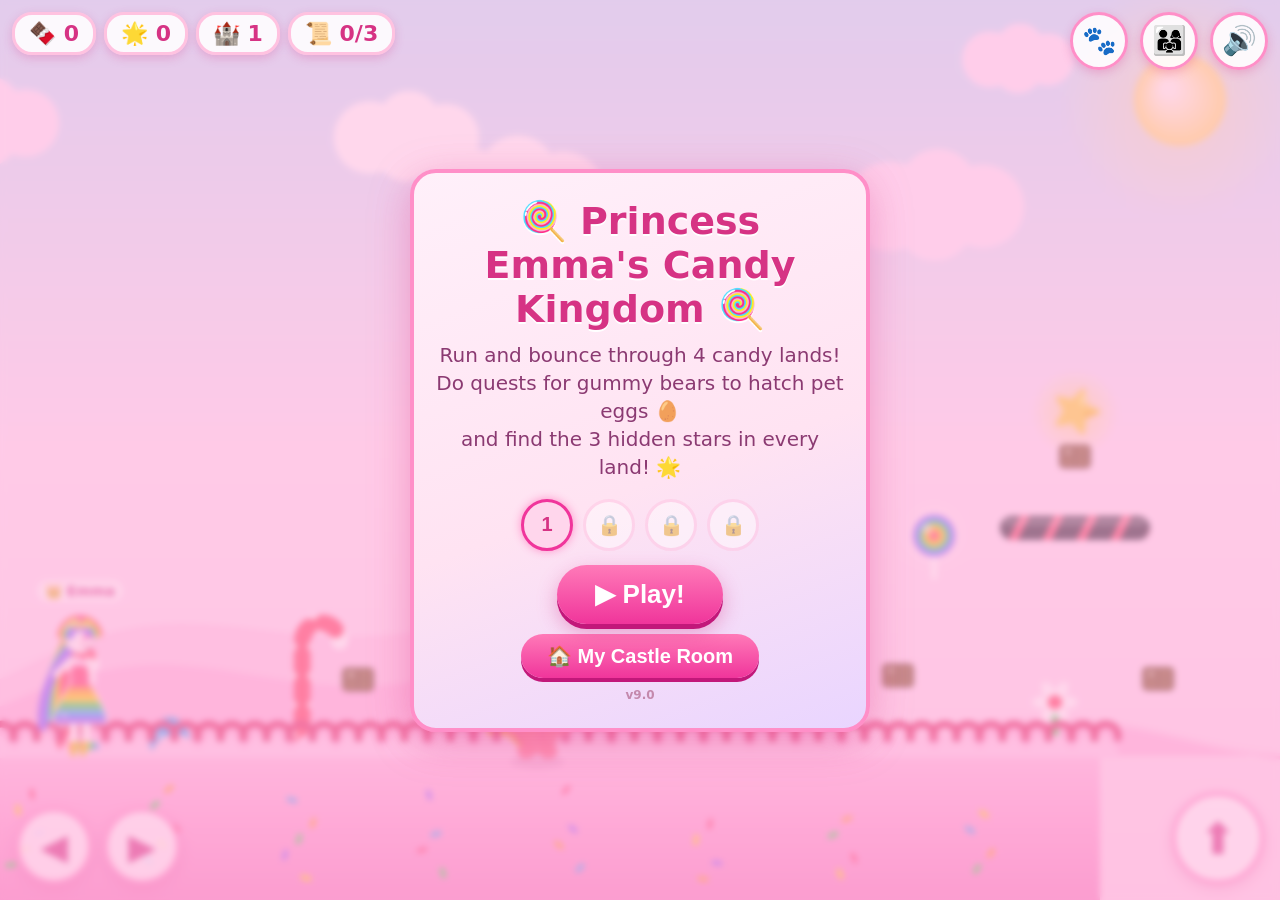
<file: candy/index.html>
<!DOCTYPE html>
<html lang="en">
<head>
<meta charset="utf-8">
<meta name="viewport" content="width=device-width, initial-scale=1, maximum-scale=1, user-scalable=no, viewport-fit=cover">
<meta name="theme-color" content="#ffd6ec">
<title>Emmabug's Candy Kingdom</title>
<link rel="manifest" href="manifest.webmanifest">
<link rel="icon" href="icon.svg" type="image/svg+xml">
<link rel="apple-touch-icon" href="icon.svg">
<meta name="apple-mobile-web-app-capable" content="yes">
<meta name="apple-mobile-web-app-status-bar-style" content="default">
<meta name="apple-mobile-web-app-title" content="Emmabug Candy">
<style>
  * { margin:0; padding:0; box-sizing:border-box; -webkit-tap-highlight-color:transparent; }
  html,body { width:100%; height:100%; overflow:hidden; background:#ffe9f5; overscroll-behavior:none;
    font-family:system-ui,-apple-system,"Segoe UI",Roboto,sans-serif;
    user-select:none; -webkit-user-select:none; -webkit-touch-callout:none; }
  #c { display:block; width:100%; height:100%; touch-action:none; }

  .rbtn {
    position:fixed; width:58px; height:58px; border-radius:50%;
    border:3px solid #ff8fc8; background:rgba(255,255,255,.88);
    font-size:28px; line-height:1; display:flex; align-items:center; justify-content:center;
    box-shadow:0 3px 10px rgba(214,51,132,.25); z-index:22; user-select:none;
  }
  /* z 22: above the start/win overlay (20) so rooms can be joined from the
     start screen; below the mp/pet panels (30) */
  .rbtn:active { transform:scale(.92); }
  .rbtn.pulse { animation:pulse 1s ease-in-out infinite; }
  @keyframes pulse { 0%,100%{transform:scale(1)} 50%{transform:scale(1.16); box-shadow:0 0 16px #ff8fc8;} }
  #muteBtn { top:calc(12px + env(safe-area-inset-top)); right:12px; }
  #mpBtn { top:calc(12px + env(safe-area-inset-top)); right:82px; }
  #petBtn { top:calc(12px + env(safe-area-inset-top)); right:152px; }
  #furnBtn { top:calc(12px + env(safe-area-inset-top)); right:222px; }
  .rbtn.hidden { display:none; }
  #roomBtn { width:auto; margin:10px auto 0; padding:10px 26px; font-size:clamp(16px,4vw,20px); }

  .rxn {
    position:fixed; right:calc(124px + env(safe-area-inset-right));
    width:54px; height:54px; border-radius:50%;
    border:3px solid #ffc2e0; background:rgba(255,255,255,.85);
    font-size:26px; display:flex; align-items:center; justify-content:center;
    box-shadow:0 3px 10px rgba(214,51,132,.25); z-index:10;
    user-select:none; touch-action:manipulation;
  }
  .rxn:active { transform:scale(1.15); background:#ffd6ec; }
  .rxn.hidden { display:none; }
  #rx0 { bottom:calc(20px + env(safe-area-inset-bottom)); }
  #rx1 { bottom:calc(82px + env(safe-area-inset-bottom)); }
  #rx2 { bottom:calc(144px + env(safe-area-inset-bottom)); }
  #roomPill.hidden { display:none; }

  #mpOverlay, #petOverlay, #wishOverlay, #furnOverlay {
    position:fixed; inset:0; z-index:30; display:flex; align-items:center; justify-content:center;
    background:rgba(180,120,220,.45); backdrop-filter:blur(3px); padding:16px;
  }
  #mpOverlay.hidden, #petOverlay.hidden, #wishOverlay.hidden, #furnOverlay.hidden { display:none; }
  #mpBox, #petBox, #wishBox, #furnBox {
    background:linear-gradient(160deg,#fff0fa,#ffe3f2 55%,#e9d5ff);
    border:4px solid #ff8fc8; border-radius:26px; text-align:center;
    width:min(430px,94vw); max-height:88vh; overflow-y:auto;
    padding:22px 18px; box-shadow:0 10px 40px rgba(214,51,132,.35); position:relative;
  }
  #mpBox h1, #petBox h1, #wishBox h1, #furnBox h1 { font-size:clamp(24px,5.5vw,32px); color:#d63384; margin:0 26px 10px; text-shadow:0 2px 0 #fff; }
  #mpBox p, #petBox p, #wishBox p, #furnBox p { font-size:clamp(15px,3.8vw,18px); color:#8b3a72; margin-bottom:12px; line-height:1.4; }
  .petCell { font-size:26px; line-height:1.25; }
  #tabRow { display:flex; gap:8px; justify-content:center; margin-bottom:12px; }
  .tabBtn {
    border:3px solid #ffc2e0; background:#fff; border-radius:18px; padding:8px 16px;
    font-size:16px; font-weight:800; color:#8b3a72; cursor:pointer;
  }
  .tabBtn.sel { border-color:#f0359b; background:#ffd6ec; }
  .wishRow {
    display:flex; align-items:center; gap:10px; text-align:left;
    background:rgba(255,255,255,.7); border:3px solid #ffc2e0; border-radius:16px;
    padding:10px 14px; margin-bottom:10px; font-size:17px; font-weight:700; color:#8b3a72;
  }
  .wishRow.done { border-color:#3ddc55; background:#eafff0; }
  .wishRow .we { font-size:26px; }
  .wishRow .wp { margin-left:auto; font-weight:900; color:#d63384; white-space:nowrap; }
  #lvlRow { display:flex; justify-content:center; gap:10px; margin-bottom:14px; }
  #lvlRow.hidden { display:none; }
  .lvlBtn {
    width:52px; height:52px; border-radius:50%; border:3px solid #ffc2e0; background:#fff;
    font-size:20px; font-weight:900; color:#d63384; cursor:pointer;
  }
  .lvlBtn.sel { border-color:#f0359b; background:#ffd6ec; box-shadow:0 0 10px #ff8fc8; }
  .lvlBtn.lock { opacity:.45; }
  .mpMsg { font-weight:800; color:#c2187a !important; }
  .mpX {
    position:absolute; top:10px; right:10px; width:44px; height:44px; border-radius:50%;
    border:3px solid #ff8fc8; background:#fff; font-size:18px; cursor:pointer;
  }
  #nameGrid { display:grid; grid-template-columns:repeat(4,1fr); gap:8px; margin-bottom:14px; }
  .nameBtn {
    border:3px solid #ffc2e0; background:#fff; border-radius:14px;
    font-size:15px; font-weight:800; color:#8b3a72; padding:7px 2px; cursor:pointer; line-height:1.5;
  }
  .nameBtn.sel { border-color:#f0359b; background:#ffd6ec; box-shadow:0 0 10px #ff8fc8; }
  .mpBtn2 {
    display:block; width:100%; margin:8px 0; font-size:clamp(17px,4.5vw,21px); font-weight:900;
    color:#fff; border:none; cursor:pointer; background:linear-gradient(180deg,#ff7ab8,#f0359b);
    border-radius:30px; padding:12px; box-shadow:0 4px 0 #c2187a;
  }
  .mpBtn2:active { transform:translateY(2px); box-shadow:0 2px 0 #c2187a; }
  .joinRow { display:flex; gap:8px; }
  .joinRow .mpBtn2 { width:auto; flex:1; }
  #codeIn {
    flex:1; min-width:0; font-size:26px; font-weight:900; text-align:center;
    text-transform:uppercase; letter-spacing:.3em; border:3px solid #ffc2e0;
    border-radius:16px; color:#d63384; background:#fff; padding:8px;
  }
  .bigCode {
    font-size:44px; font-weight:900; letter-spacing:.25em; color:#d63384; background:#fff;
    border:3px dashed #ff8fc8; border-radius:16px; padding:8px 0 8px .25em; margin-bottom:12px;
  }

  #hud {
    position:fixed; top:calc(12px + env(safe-area-inset-top)); left:12px; z-index:22;
    display:flex; gap:8px; align-items:center;   /* z 22: tappable above the start overlay, like .rbtn */
  }
  .pill {
    background:rgba(255,255,255,.88); border:3px solid #ffc2e0; border-radius:20px;
    padding:6px 14px; font-size:22px; font-weight:800; color:#d63384;
    box-shadow:0 3px 10px rgba(214,51,132,.25); user-select:none;
  }

  .padBtn {
    position:fixed; bottom:calc(16px + env(safe-area-inset-bottom));
    width:76px; height:76px; border-radius:50%;
    border:4px solid #ff8fc8; background:rgba(255,255,255,.82);
    font-size:36px; display:flex; align-items:center; justify-content:center;
    box-shadow:0 4px 14px rgba(214,51,132,.3); z-index:10; user-select:none;
    color:#d63384; font-weight:900; touch-action:none;
  }
  .padBtn.held { background:#ffd6ec; transform:scale(.94); }
  #leftBtn  { left:calc(16px + env(safe-area-inset-left)); }
  #rightBtn { left:calc(104px + env(safe-area-inset-left)); }
  #jumpBtn  { right:calc(16px + env(safe-area-inset-right)); width:92px; height:92px; font-size:44px; }

  #overlay {
    position:fixed; inset:0; z-index:20; display:flex; align-items:center; justify-content:center;
    background:rgba(255,182,220,.55); backdrop-filter:blur(3px); padding:16px;
  }
  #overlay.hidden { display:none; }
  #panel {
    background:linear-gradient(160deg,#fff0fa,#ffe3f2 55%,#e9d5ff);
    border:4px solid #ff8fc8; border-radius:26px; text-align:center;
    width:min(460px,94vw); padding:26px 20px; box-shadow:0 10px 40px rgba(214,51,132,.35);
  }
  #panel h1 { font-size:clamp(26px,6vw,38px); color:#d63384; margin-bottom:10px;
    text-shadow:0 2px 0 #fff; }
  #panel p { font-size:clamp(16px,4vw,20px); color:#8b3a72; margin-bottom:18px; line-height:1.4; }
  #bigBtn {
    font-size:clamp(20px,5vw,26px); font-weight:900; color:#fff; border:none; cursor:pointer;
    background:linear-gradient(180deg,#ff7ab8,#f0359b); border-radius:40px; padding:14px 38px;
    box-shadow:0 5px 0 #c2187a, 0 8px 20px rgba(214,51,132,.4);
  }
  #bigBtn:active { transform:translateY(3px); box-shadow:0 2px 0 #c2187a; }
  #ver { margin-top:10px; font-size:12px; font-weight:700; color:#c489ad; }
  #bigBtn.hidden { display:none; }
</style>
</head>
<body>
<canvas id="c"></canvas>

<div id="hud">
  <div class="pill" id="chocPill">🍫 0</div>
  <div class="pill" id="starPill">🌟 0</div>
  <div class="pill" id="levelPill">🏰 1</div>
  <div class="pill" id="wishPill">📜 0/3</div>
  <div class="pill hidden" id="roomPill">🏯</div>
</div>
<div class="rbtn" id="muteBtn">🔊</div>
<div class="rbtn" id="mpBtn">👨‍👩‍👧</div>
<div class="rbtn" id="petBtn">🐾</div>
<div class="rbtn hidden" id="furnBtn">🛍️</div>
<div class="rxn hidden" id="rx0">💗</div>
<div class="rxn hidden" id="rx1">🎉</div>
<div class="rxn hidden" id="rx2">👋</div>
<div id="mpOverlay" class="hidden"><div id="mpBox"></div></div>
<div id="petOverlay" class="hidden"><div id="petBox"></div></div>
<div id="wishOverlay" class="hidden"><div id="wishBox"></div></div>
<div id="furnOverlay" class="hidden"><div id="furnBox"></div></div>

<div class="padBtn" id="leftBtn">◀</div>
<div class="padBtn" id="rightBtn">▶</div>
<div class="padBtn" id="jumpBtn">⬆</div>

<div id="overlay">
  <div id="panel">
    <h1 id="panelTitle">🍭 Princess Emma's Candy Kingdom 🍭</h1>
    <p id="panelText">Run and bounce through 4 candy lands!<br>
    Do quests for gummy bears to hatch pet eggs 🥚<br>
    and find the 3 hidden stars in every land! 🌟</p>
    <div id="lvlRow"></div>
    <button id="bigBtn">▶ Play!</button>
    <button id="roomBtn" class="mpBtn2">🏠 My Castle Room</button>
    <div id="ver">v9.0</div>
  </div>
</div>

<script>
'use strict';
/* ============================================================
   Princess Emma's Candy Kingdom — v9.0 (Tier 1: nurture & ownership)
   Pet care: feed 5🍫 → hearts → Baby/Big/Super stages with trick flips.
   Candy Castle Room: her own decoratable room — buy furniture with candy,
   drag to arrange, put-away basket, 4 wallpapers. All persistent.
   Roadmap: v10 Tier 2 (land builder + photo), v11 Tier 3 (music/weather/
   birthday), v12 Tier 4 (family play modes).
   2D candy side-scroller. Mobile-first, no fail states.
   Four lands; reaching each castle triggers a fireworks celebration.
   Gumdrop trampolines, moving platforms, bop-able grumpy gumballs,
   hidden stars, gummy-bear quests and hatchable pets that follow you.
   Progress (candy, stars, eggs, pets, unlocked lands) saves locally.
   Family multiplayer: private room codes, up to 5 players,
   preset candy names, emoji reactions, shared candy count.
   ============================================================ */

const canvas = document.getElementById('c');
const ctx = canvas.getContext('2d');
let W = 0, H = 0, DPR = 1;

function resize() {
  DPR = Math.min(window.devicePixelRatio || 1, 2);
  W = window.innerWidth; H = window.innerHeight;
  canvas.width = W * DPR; canvas.height = H * DPR;
  ctx.setTransform(DPR, 0, 0, DPR, 0, 0);
}
window.addEventListener('resize', resize);
resize();

const RAINBOW = ['#ff3b6b','#ff9f1c','#ffd60a','#3ddc55','#3aa7ff','#8f5bff'];

/* ---------- audio ---------- */
let audioCtx = null, muted = false;
function ac() {
  if (!audioCtx) audioCtx = new (window.AudioContext || window.webkitAudioContext)();
  if (audioCtx.state === 'suspended') audioCtx.resume();
  return audioCtx;
}
function tone(freq, dur, type, vol, when) {
  if (muted) return;
  try {
    const a = ac(), t = a.currentTime + (when || 0);
    const o = a.createOscillator(), g = a.createGain();
    o.type = type || 'sine'; o.frequency.value = freq;
    g.gain.setValueAtTime(vol || .15, t);
    g.gain.exponentialRampToValueAtTime(.001, t + dur);
    o.connect(g); g.connect(a.destination);
    o.start(t); o.stop(t + dur + .02);
  } catch (e) {}
}
const sfx = {
  jump()    { tone(420, .18, 'triangle', .18); tone(640, .16, 'triangle', .12, .05); },
  collect() { tone(880, .12, 'sine', .16); tone(1320, .18, 'sine', .12, .06); },
  lolli()   { [660,880,1100,1320].forEach((f,i)=>tone(f,.14,'sine',.14,i*.06)); },
  hug()     { tone(520, .2, 'triangle', .14); tone(780, .25, 'triangle', .12, .1); },
  bounce()  { tone(200, .2, 'sine', .18); tone(330, .18, 'sine', .12, .08); },
  spring()  { tone(160, .1, 'sine', .2); tone(330, .12, 'triangle', .16, .05); tone(660, .2, 'triangle', .14, .11); },
  bop()     { tone(300, .08, 'square', .12); tone(150, .16, 'sine', .18, .04); },
  squeak()  { tone(880, .08, 'square', .05); tone(660, .07, 'square', .05, .07); },
  star()    { [784, 988, 1175, 1568].forEach((f, i) => tone(f, .14, 'sine', .15, i * .07)); },
  hatch()   { tone(392, .3, 'sine', .12); tone(494, .3, 'sine', .12, .25); tone(587, .4, 'sine', .12, .5); },
  win()     { [523,659,784,1047,1319,1568].forEach((f,i)=>tone(f,.35,'triangle',.16,i*.13)); }
};
const muteBtn = document.getElementById('muteBtn');
muteBtn.addEventListener('click', () => {
  muted = !muted;
  muteBtn.textContent = muted ? '🔇' : '🔊';
  saveGame();
});

/* ---------- input ---------- */
const input = { left:false, right:false, jump:false, jumpPressed:false };
const keyMap = {
  ArrowLeft:'left', a:'left', A:'left',
  ArrowRight:'right', d:'right', D:'right',
  ArrowUp:'jump', w:'jump', W:'jump', ' ':'jump'
};
window.addEventListener('keydown', e => {
  const k = keyMap[e.key]; if (!k) return;
  if (k === 'jump' && !input.jump) input.jumpPressed = true;
  input[k] = true; e.preventDefault();
});
window.addEventListener('keyup', e => {
  const k = keyMap[e.key]; if (k) input[k] = false;
});
function bindPad(id, name) {
  const el = document.getElementById(id);
  const on = e => { e.preventDefault();
    if (name === 'jump' && !input.jump) input.jumpPressed = true;
    input[name] = true; el.classList.add('held'); };
  const off = e => { e.preventDefault(); input[name] = false; el.classList.remove('held'); };
  el.addEventListener('pointerdown', on);
  el.addEventListener('pointerup', off);
  el.addEventListener('pointercancel', off);
  el.addEventListener('pointerleave', off);
}
bindPad('leftBtn','left'); bindPad('rightBtn','right'); bindPad('jumpBtn','jump');
// no long-press menus or double-tap zoom on the play controls
window.addEventListener('contextmenu', e => e.preventDefault());
document.addEventListener('dblclick', e => e.preventDefault(), { passive: false });

/* ---------- levels ---------- */
// grounds: [x, width] cotton-candy segments with friendly gaps between them
// floats:  [x, height-above-ground, width] licorice platforms
const LEVELS = [
  {
    name: 'Candy Meadow', grade: 5, end: 7400, seed: 20260703, night: false,
    sky: ['#bfe6ff','#ffe3f4','#ffd1ea'], hills: ['#ffc9e6','#ffb3dc'],
    grounds: [
      [-400, 1500], [1650, 900], [2700, 800], [3650, 1000],
      [4800, 700], [5650, 800], [6600, 1600]
    ],
    floats: [
      [700, 120, 160], [1000, 240, 150], [1350, 130, 170],
      [1560, 110, 200], [1900, 250, 140], [2250, 130, 180],
      [2560, 120, 210], [2950, 140, 150], [3250, 260, 170],
      [3540, 120, 200], [3900, 130, 150], [4200, 250, 160],
      [4550, 130, 200], [4720, 120, 240], [5050, 140, 150],
      [5380, 260, 170], [5600, 110, 220], [5900, 130, 150],
      [6200, 250, 160], [6500, 140, 190], [6900, 260, 150]
    ],
    stars: [[1075, 350], [3335, 380], [6280, 360]]
  },
  {
    name: 'Berry Starlight', grade: 6, end: 8200, seed: 60214, night: true,
    sky: ['#a9b4ff','#e9c9ff','#ffc4ec'], hills: ['#d1a8f2','#bd8fe6'],
    grounds: [
      [-400, 1300], [1100, 800], [2100, 700], [3010, 850],
      [4080, 650], [4950, 700], [5870, 720], [6820, 1500]
    ],
    floats: [
      [650, 130, 150], [950, 150, 130], [1250, 260, 140],
      [1600, 140, 150], [1930, 130, 130], [2260, 250, 120],
      [2560, 160, 150], [2860, 280, 130], [3200, 150, 150],
      [3500, 260, 130], [3800, 140, 140], [3960, 130, 130],
      [4300, 250, 140], [4600, 160, 130], [4830, 130, 120],
      [5100, 270, 130], [5400, 150, 140], [5750, 130, 130],
      [6050, 260, 130], [6350, 150, 140], [6690, 130, 130],
      [7000, 240, 140], [7350, 160, 150], [7700, 270, 140]
    ],
    stars: [[1320, 380], [3565, 370], [7070, 380]]
  },
  {
    // floats may carry [x, up, w, amp, speed] — amp/speed make a MOVING platform
    name: 'Chocolate River', end: 8800, seed: 41207, night: false,
    sky: ['#ffe0b3','#ffe9d1','#f5cfae'], hills: ['#d9a36e','#c98d5e'],
    grounds: [
      [-400, 1200], [1400, 700], [2300, 750], [3300, 800],
      [4500, 650], [5400, 750], [6500, 650], [7400, 1800]
    ],
    floats: [
      [700, 130, 160], [1000, 110, 150, 200, 1.0],
      [1650, 240, 150], [1950, 130, 160], [2400, 250, 150], [2700, 130, 160],
      [3400, 140, 150], [3700, 260, 140], [4200, 120, 140, 140, 1.2],
      [4650, 240, 150], [4950, 130, 150],
      [5500, 250, 150], [5800, 130, 150],
      [6600, 250, 140], [7150, 120, 140, 110, 1.3],
      [7600, 240, 150], [8000, 130, 160], [8350, 260, 150]
    ],
    stars: [[1725, 360], [4720, 360], [8425, 380]]
  },
  {
    name: 'Rainbow Peaks', end: 9000, seed: 77031, night: true,
    sky: ['#8fb7ff','#d9c9ff','#ffd1f2'], hills: ['#b3a1f0','#9c86e0'],
    grounds: [
      [-400, 1100], [1250, 650], [2150, 700], [3100, 650],
      [4000, 700], [4950, 650], [5850, 700], [6800, 2400]
    ],
    floats: [
      [600, 130, 150], [900, 250, 140], [1200, 370, 130],
      [1700, 140, 150], [2000, 260, 140], [2450, 150, 150],
      [2750, 270, 130], [3050, 390, 120],
      [3400, 140, 150], [3700, 260, 140], [4050, 150, 150, 120, 1.3],
      [4400, 270, 130], [4700, 150, 150],
      [5050, 270, 140], [5350, 390, 130],
      [5700, 150, 150], [6000, 270, 140], [6350, 150, 150, 140, 1.1],
      [6900, 140, 150], [7200, 260, 140], [7500, 380, 130],
      [7900, 150, 150], [8200, 270, 140], [8550, 150, 150]
    ],
    stars: [[1265, 480], [3110, 500], [7565, 490]]
  }
];
let levelIdx = 0, LEVEL_END = LEVELS[0].end;
let platforms = [], candies = [], bears = [], decor = [], particles = [], hearts = [], springs = [];
let grumps = [], starItems = [], secretFound = false;

/* ---------- persistent progress ---------- */
let stars = 0, eggs = 0, pets = [], activePet = -1, maxLevel = 0, starsGot = {};

// dress shop — [name, emoji, price, 6-color palette for dress/hair/heels]
const OUTFITS = [
  ['Rainbow',    '🌈', 0,   ['#ff3b6b','#ff9f1c','#ffd60a','#3ddc55','#3aa7ff','#8f5bff']],
  ['Bubblegum',  '💗', 60,  ['#ff5fa2','#ff8fc8','#ffc2e0','#ff2d8d','#ffb3dc','#e0568f']],
  ['Mermaid',    '🧜‍♀️', 120, ['#2aa7d8','#3ddcc9','#7fe8d8','#4fb8ff','#8f5bff','#35c9a0']],
  ['Sunset',     '🌅', 200, ['#ff5f6d','#ff9f1c','#ffd60a','#ff7ab8','#ff8c42','#ffb703']],
  ['Midnight',   '✨', 320, ['#8f5bff','#4b3b8f','#b76dff','#3a2d6e','#6d5bd0','#2d2352']],
  ['Royal Gold', '👑', 500, ['#ffd24a','#ffb703','#ffe36e','#e0a800','#fff0b3','#d99000']],
];
let outfits = [0], activeOutfit = 0;

// pet care: feed candies → hearts → Baby → Big → Super ⭐
let petLove = {}, petTrickAt = -99;
const STAGE_NAMES = ['Baby', 'Big', 'Super ⭐'];
const STAGE_SCALE = [.78, 1, 1.22];
function petStage(i) {
  const h = petLove[i] || 0;
  return h >= 15 ? 2 : h >= 5 ? 1 : 0;
}

// candy castle room — [emoji, name, price, draw size]
const FURN = [
  ['🛏️', 'Bed',        120, 120], ['🛋️', 'Sofa',       100, 110],
  ['🪑', 'Chair',       40,  80], ['🧸', 'Teddy',       30,  70],
  ['🎠', 'Pony',        90, 100], ['🪞', 'Mirror',      60,  90],
  ['🖼️', 'Painting',    50,  80], ['🪴', 'Plant',       35,  80],
  ['🎹', 'Piano',      150, 110], ['📚', 'Books',       25,  70],
  ['⭐', 'Star Light',  45,  70], ['🌈', 'Rainbow',     80, 100],
  ['🫧', 'Bubbles',     55,  80], ['👑', 'Crown Stand', 70,  80],
];
const WALLS = [
  ['💗 Pinky',   0, ['#ffd6ec', '#ffb8dd']],
  ['⭐ Starry', 80, ['#dcd6ff', '#b9aaff']],
  ['🍬 Sweetsy',80, ['#ffe9d1', '#ffd1a8']],
  ['🌿 Minty',  80, ['#d6ffe9', '#a8f0c8']],
];
let roomItems = [], furnInv = {}, wallpaper = 0, wallsOwned = [0];
let mode = 'world';
const RW = 1200, RH = 640, FLOORY = 560;
let roomPX = 600, roomFace = 1, roomStep = 0, roomHopY = 0, roomHopV = 0;
let dragIt = null, furnMsg = '';

// daily wishes — 3 goals a day, same for the whole family (seeded by the date)
const WISH_DEFS = {
  bop:    ['😤', 'Bop @ grumpy gumballs'],
  hug:    ['🐻', 'Hug @ gummy bears'],
  candy:  ['🍫', 'Collect @ candies'],
  star:   ['🌟', 'Find @ hidden stars'],
  spring: ['🍬', 'Bounce on @ gumdrops'],
  castle: ['🏰', 'Reach @ candy castle'],
};
const WISH_NEED = { bop: 4, hug: 5, candy: 40, star: 2, spring: 3, castle: 1 };
let wishes = [], wishProg = {}, wishAward = [false, false, false], wishDate = '';

let toastMsg = '', toastAt = -9;
function toast(m) { toastMsg = m; toastAt = time; }

function setupWishes() {
  const today = new Date().toISOString().slice(0, 10);
  if (wishDate !== today) {
    wishDate = today; wishProg = {}; wishAward = [false, false, false];
  }
  let hsh = 0;
  for (const c of today) hsh = (hsh * 31 + c.charCodeAt(0)) >>> 0;
  const keys = Object.keys(WISH_DEFS);
  wishes = [];
  let i = 0;
  while (wishes.length < 3) {
    const k = keys[(hsh + i * 7) % keys.length];
    if (!wishes.includes(k)) wishes.push(k);
    i++;
  }
  syncWishPill();
}
function wishCount() { return wishAward.filter(Boolean).length; }
function syncWishPill() {
  document.getElementById('wishPill').textContent = '📜 ' + wishCount() + '/3';
}
function wishBump(k, n) {
  if (!wishes.includes(k)) return;
  wishProg[k] = (wishProg[k] || 0) + n;
  const i = wishes.indexOf(k);
  if (!wishAward[i] && wishProg[k] >= WISH_NEED[k]) {
    wishAward[i] = true;
    choc += 60;
    document.getElementById('chocPill').textContent = '🍫 ' + choc;
    sfx.star();
    toast('📜 Wish come true! +60 🍫');
    if (wishCount() === 3) {
      eggs++;
      document.getElementById('petBtn').classList.add('pulse');
      setTimeout(() => { toast('🌟 ALL wishes done! Bonus 🥚!'); }, 1700);
      sfx.win();
    }
    syncWishPill();
  }
  saveGame();
}

const SAVE_KEY = 'emmabug-candy-progress';
function saveGame() {
  try {
    localStorage.setItem(SAVE_KEY, JSON.stringify(
      { choc, stars, eggs, pets, activePet, maxLevel, starsGot, muted,
        outfits, activeOutfit, wishDate, wishProg, wishAward,
        petLove, roomItems, furnInv, wallpaper, wallsOwned }));
  } catch (e) {}
}
function loadGame() {
  try {
    const s = JSON.parse(localStorage.getItem(SAVE_KEY) || 'null');
    if (!s) return;
    choc = s.choc || 0; stars = s.stars || 0; eggs = s.eggs || 0;
    pets = s.pets || []; activePet = (s.activePet !== undefined) ? s.activePet : -1;
    maxLevel = s.maxLevel || 0; starsGot = s.starsGot || {}; muted = !!s.muted;
    outfits = s.outfits || [0];
    if (!outfits.includes(0)) outfits.unshift(0);
    activeOutfit = OUTFITS[s.activeOutfit] ? s.activeOutfit : 0;
    wishDate = s.wishDate || ''; wishProg = s.wishProg || {};
    wishAward = Array.isArray(s.wishAward) ? s.wishAward : [false, false, false];
    petLove = s.petLove || {};
    roomItems = s.roomItems || []; furnInv = s.furnInv || {};
    wallpaper = WALLS[s.wallpaper] ? s.wallpaper : 0;
    wallsOwned = s.wallsOwned || [0];
    if (!wallsOwned.includes(0)) wallsOwned.unshift(0);
  } catch (e) {}
}

function rng(seed) { let s = seed;
  return () => (s = (s * 1103515245 + 12345) & 0x7fffffff) / 0x7fffffff; }

function buildLevel() {
  platforms = []; candies = []; bears = []; decor = [];
  particles = []; hearts = []; springs = []; grumps = []; starItems = [];
  secretFound = false;
  const L = LEVELS[levelIdx];
  LEVEL_END = L.end;
  const r = rng(L.seed);

  for (const [x, w] of L.grounds)
    platforms.push({ x, w, y: 0, h: 999, type: 'ground' });

  for (const [x, up, w, amp, sp] of L.floats)
    platforms.push({ x, w, y: up, h: 26, type: 'licorice',
                     x0: x, prevX: x, amp: amp || 0, sp: sp || 0, ph: x % 7 });

  // hidden stars (remembered forever once found)
  starItems = (L.stars || []).map(([x, up], i) =>
    ({ x, up, i, got: !!(starsGot[levelIdx] && starsGot[levelIdx][i]) }));

  // chocolates: rows over ground and on platforms
  const chocAt = (x, up) => candies.push({ x, up, kind: 'choc', got: false, bob: r() * 6 });
  const lolliAt = (x, up) => candies.push({ x, up, kind: 'lolli', got: false, bob: r() * 6 });
  for (const [x, up, w, amp] of L.floats) {
    if (amp) continue;   // no candy floating beside a moving platform
    const n = Math.max(1, Math.floor(w / 90));
    for (let i = 0; i < n; i++) chocAt(x + w * (i + .5) / n, up + 55);
  }
  for (let x = 300; x < LEVEL_END - 300; x += 260)
    if (r() < .75) chocAt(x + r() * 80, 60 + r() * 30);
  for (let x = 900; x < LEVEL_END - 400; x += 840)
    lolliAt(x + r() * 60, 210);

  // friendly gummy bears — one per wide ground segment
  const bearCols = ['#ff5f7e','#3ddc55','#ffb703','#3aa7ff','#b56cff'];
  let bi = 0;
  for (const [gx, gw] of L.grounds) {
    if (gw < 500) continue;
    const x = gx + gw / 2 + (r() - .5) * gw * .3;
    const b = { x, dir: bi % 2 ? -1 : 1, col: bearCols[bi % bearCols.length],
                happy: 0, home: x, range: Math.min(gw * .35, 130 + r() * 80), step: 0 };
    // some bears have a quest: bring candies, get a pet egg!
    if (bi === 0 || bi === 2)
      b.quest = { need: 6 + levelIdx * 4 + bi, done: false };
    bears.push(b);
    bi++;
  }

  // grumpy gumballs — bop them from above for candy!
  const grumpCols = ['#ff5f7e', '#b56cff', '#3aa7ff', '#ffb703'];
  let gi = 0;
  for (const [gx, gw] of L.grounds) {
    if (gx < 0 || gw < 550 || r() > .55) continue;
    const x = gx + gw * (.25 + r() * .5);
    grumps.push({ x, home: x, dir: r() < .5 ? 1 : -1, range: 90 + r() * 60,
                  col: grumpCols[gi++ % 4], sq: 0, cool: 0 });
  }

  // background decorations
  for (let x = -300; x < LEVEL_END + 600; x += 150) {
    const t = r();
    if (t < .3) decor.push({ x: x + r() * 90, kind: 'cane', s: .7 + r() * .6 });
    else if (t < .55) decor.push({ x: x + r() * 90, kind: 'gumdrop', s: .7 + r() * .7,
                                   col: bearCols[Math.floor(r() * 5)] });
    else if (t < .75) decor.push({ x: x + r() * 90, kind: 'mint', s: .6 + r() * .6 });
  }

  // giant gumdrop trampolines — touch one for a super bounce!
  for (const [gx, gw] of L.grounds) {
    if (gx < 0 || gw < 700 || r() > .65) continue;
    const x = gx + gw * (.5 + r() * .3);
    if (x > LEVEL_END - 500) continue;   // keep clear of the castle
    springs.push({ x, col: bearCols[Math.floor(r() * 5)], sq: 0 });
  }
}

/* ---------- player ---------- */
const P = {
  x: 80, y: 0, vx: 0, vy: 0, w: 34, h: 96,
  onGround: false, jumps: 0, face: 1, step: 0,
  coyote: 0, safeX: 80, won: false
};
const GRAV = 2300, MOVE = 340, JUMP_V = 900;
let choc = 0, camX = 0, time = 0, running = false, wonAt = 0;

function groundTop() { return H - Math.max(90, H * .16); }

function platTop(p) { return p.type === 'ground' ? groundTop() : groundTop() - p.y; }

/* ---------- update ---------- */
function update(dt) {
  if (mode === 'room') return updateRoom(dt);
  time += dt;
  const gt = groundTop();

  // moving platforms drift; whoever stands on one rides along
  for (const pl of platforms) {
    if (!pl.amp) continue;
    pl.prevX = pl.x;
    pl.x = pl.x0 + Math.sin(time * pl.sp + pl.ph) * pl.amp;
    if (P.standPl === pl && P.onGround) P.x += pl.x - pl.prevX;
  }

  if (!P.won) {
    // run (Pengy makes her extra speedy)
    const want = (input.right ? 1 : 0) - (input.left ? 1 : 0);
    const runSpd = MOVE * (hasPow('speedy') ? 1.18 : 1);
    P.vx += (want * runSpd - P.vx) * Math.min(1, dt * 12);
    if (want) P.face = want;
    if (Math.abs(P.vx) > 20 && P.onGround) P.step += dt * Math.abs(P.vx) * .05;

    // jump (double jump + coyote time; Draggy grants a TRIPLE, Bunny jumps higher)
    const maxJ = hasPow('triple') ? 3 : 2;
    if (P.onGround) { P.jumps = maxJ; P.coyote = .12; }
    else P.coyote = Math.max(0, P.coyote - dt);
    if (input.jumpPressed) {
      if (P.coyote > 0 || P.jumps > 0) {
        P.vy = -JUMP_V * (hasPow('highjump') ? 1.16 : 1) *
               (P.coyote > 0 || P.jumps === maxJ ? 1 : .85);
        if (P.coyote <= 0) P.jumps--;
        else P.jumps = maxJ - 1;
        P.coyote = 0; P.onGround = false;
        sfx.jump();
        burst(P.x, P.y, 6, '#fff');
      }
      input.jumpPressed = false;
    }
    input.jumpPressed = false;

    // physics (Flutter: hold jump to float gently down)
    P.vy = Math.min(P.vy + GRAV * dt, 1200);
    if (hasPow('glide') && input.jump && !P.onGround && P.vy > 130) {
      P.vy = 130;
      if (Math.random() < .25) burst(P.x + 10, P.y - 60, 1, '#b7f0ff');
    }
    const prevBottom = P.y;
    P.x += P.vx * dt;
    P.y += P.vy * dt;
    P.x = Math.max(-350, Math.min(LEVEL_END + 400, P.x));

    // land on platforms (one-way, from above)
    P.onGround = false; P.standPl = null;
    for (const pl of platforms) {
      const top = platTop(pl);
      if (P.x + P.w / 2 < pl.x || P.x - P.w / 2 > pl.x + pl.w) continue;
      if (P.vy >= 0 && prevBottom <= top + 2 && P.y >= top) {
        P.y = top; P.vy = 0; P.onGround = true; P.standPl = pl;
        if (pl.type === 'ground') P.safeX = P.x;
      }
    }

    // hidden stars!
    for (const st of starItems) {
      if (st.got) continue;
      const sy = gt - st.up + Math.sin(time * 2 + st.i * 2) * 8;
      const dx = st.x - P.x, dy = sy - (P.y - P.h * .5);
      if (dx * dx + dy * dy < 60 * 60) {
        st.got = true;
        (starsGot[levelIdx] = starsGot[levelIdx] || [])[st.i] = true;
        stars++;
        document.getElementById('starPill').textContent = '🌟 ' + stars;
        sfx.star();
        burstRainbow(st.x, sy, 24);
        wishBump('star', 1);
        saveGame();
      }
    }

    // grumpy gumballs — bop from above for candy, bump from the side and they huff
    for (const g of grumps) {
      if (g.sq > 0) { g.sq -= dt; continue; }
      g.cool = Math.max(0, g.cool - dt);
      g.x += g.dir * 34 * dt;
      if (Math.abs(g.x - g.home) > g.range) g.dir *= -1;
      const dx = P.x - g.x;
      if (P.vy > 150 && Math.abs(dx) < 36 && P.y > gt - 66 && P.y < gt - 22) {
        g.sq = 14;   // squished! pops back later
        choc += 3; mpCandy(3);
        document.getElementById('chocPill').textContent = '🍫 ' + choc;
        P.vy = -720;
        sfx.bop();
        wishBump('bop', 1);
        burst(g.x, gt - 30, 10, g.col);
        burst(g.x, gt - 30, 6, '#fff');
      } else if (g.cool <= 0 && Math.abs(dx) < 44 && P.y >= gt - 30) {
        g.cool = 1.2; g.dir = dx > 0 ? -1 : 1;
        sfx.squeak();
        hearts.push({ x: g.x, y: gt - 60, vy: -70, life: 1, e: '😤' });
      }
    }

    // gumdrop trampolines — super bounce!
    for (const s of springs) {
      if (s.sq > 0) s.sq -= dt;
      if (P.vy > -100 && Math.abs(P.x - s.x) < 42 && P.y > gt - 85 && P.y < gt + 10) {
        P.y = gt - 74; P.vy = -1500; P.onGround = false; s.sq = .35;
        sfx.spring(); burstRainbow(s.x, gt - 70, 14);
        wishBump('spring', 1);
      }
    }

    // psst… the secret door behind the birthday cake!
    if (!secretFound && P.x < -210) {
      secretFound = true;
      toast('🤫 Secret candy fountain!');
      sfx.win(); sfx.lolli();
      burstRainbow(-255, gt - 120, 30);
      for (let i = 0; i < 16 + levelIdx * 4; i++)
        candies.push({ x: -300 + Math.random() * 560, up: 50 + Math.random() * 240,
                       kind: Math.random() < .18 ? 'lolli' : 'choc', got: false, bob: Math.random() * 6 });
    }

    // fell in a gap → marshmallow bounce back, no penalty
    if (P.y > H + 160) {
      sfx.bounce();
      P.x = P.safeX; P.y = gt - 40; P.vy = -500; P.vx = 0;
      burst(P.x, gt, 18, '#fff');
      burst(P.x, gt, 12, '#ffd6ec');
    }

    // candy pickups (Kitty pulls nearby treats in, Sparkle doubles lollipops)
    for (const cd of candies) {
      if (cd.got) continue;
      if (hasPow('magnet')) {
        const mdx = P.x - cd.x, mdy = (P.y - P.h * .5) - (gt - cd.up);
        if (mdx * mdx + mdy * mdy < 210 * 210) { cd.x += mdx * dt * 3; cd.up -= mdy * dt * 3; }
      }
      const cy = gt - cd.up + Math.sin(time * 3 + cd.bob) * 6;
      const dx = cd.x - P.x, dy = cy - (P.y - P.h * .5);
      if (dx * dx + dy * dy < 55 * 55) {
        cd.got = true;
        const gain = cd.kind === 'lolli' ? (hasPow('sweet') ? 10 : 5) : 1;
        choc += gain;
        wishBump('candy', gain);
        if (cd.kind === 'lolli') { sfx.lolli(); burstRainbow(cd.x, cy, hasPow('sweet') ? 26 : 16); }
        else { sfx.collect(); burst(cd.x, cy, 8, '#8b5a2b'); burst(cd.x, cy, 5, '#ffd6ec'); }
        mpCandy(gain);
        document.getElementById('chocPill').textContent = '🍫 ' + choc;
      }
    }

    // Sparkle leaves a little rainbow behind her
    if (hasPow('sweet') && P.onGround && Math.abs(P.vx) > 100 && Math.random() < .25)
      particles.push({ x: P.x - P.face * 20, y: P.y - 10 - Math.random() * 60,
                       vx: -P.face * 30, vy: -20, g: 30, life: .7,
                       col: RAINBOW[(Math.random() * 6) | 0], r: 2.5 + Math.random() * 2 });

    // gummy bear hugs
    for (const b of bears) {
      b.step += dt * 3;
      b.x += b.dir * 40 * dt;
      if (Math.abs(b.x - b.home) > b.range) b.dir *= -1;
      if (b.happy > 0) b.happy -= dt;
      const dx = b.x - P.x, dy = gt - 30 - (P.y - P.h * .5);
      if (b.happy <= 0 && dx * dx + dy * dy < 70 * 70) {
        b.happy = 3;
        wishBump('hug', 1);
        if (b.quest && !b.quest.done) {
          const need = questNeed(b);   // Shelly negotiates a discount
          if (choc >= need) {
            // quest complete: trade candies for a pet egg!
            choc -= need; eggs++; b.quest.done = true;
            sfx.win();
            hearts.push({ x: b.x, y: gt - 100, vy: -80, life: 1.8, e: '🥚' });
            for (let i = 0; i < 5; i++)
              hearts.push({ x: b.x + (Math.random() - .5) * 50, y: gt - 60,
                            vy: -60 - Math.random() * 60, life: 1.4 });
            document.getElementById('petBtn').classList.add('pulse');
            saveGame();
          } else {
            sfx.hug();
            hearts.push({ x: b.x, y: gt - 100, vy: -60, life: 1.4, e: '🍫' });
          }
        } else {
          choc += 2; sfx.hug(); mpCandy(2);
          for (let i = 0; i < 6; i++)
            hearts.push({ x: b.x + (Math.random() - .5) * 40, y: gt - 60,
                          vy: -60 - Math.random() * 60, life: 1.4 });
        }
        document.getElementById('chocPill').textContent = '🍫 ' + choc;
      }
    }

    // reached the castle — fireworks, confetti and a big cheer for Emma!
    if (P.x >= LEVEL_END - 60) {
      P.won = true; wonAt = time;
      wonMsg = PRAISE[Math.floor(Math.random() * PRAISE.length)];
      wishBump('castle', 1);
      sfx.win();
      for (let i = 0; i < 26; i++)
        setTimeout(() => { sfx.collect(); burstRainbow(P.x - 160 + Math.random() * 340,
          gt - 40 - Math.random() * 320, 12); }, i * 140);
      setTimeout(doorOpens, 4200);
    }
  } else {
    P.vx = 0;
    if (Math.random() < .15) burstRainbow(P.x - 120 + Math.random() * 240, gt - 80 - Math.random() * 200, 6);
    // confetti rain during the celebration
    if (Math.random() < .6)
      particles.push({ x: camX + Math.random() * W, y: gt - 460 - Math.random() * 200,
                       vx: (Math.random() - .5) * 50, vy: 70 + Math.random() * 70, g: 14,
                       life: 3.5, col: RAINBOW[(Math.random() * 6) | 0], r: 3 + Math.random() * 3.5 });
  }

  // pet follows a little behind, floating pets hover higher
  if (activePet >= 0 && PETS[activePet]) {
    const tx = P.x - P.face * 52, ty = P.y - (PETS[activePet][3] ? 110 : 34);
    petX += (tx - petX) * Math.min(1, dt * 5);
    petY += (ty - petY) * Math.min(1, dt * 5);
    // grown pets do backflip tricks now and then; Super pets show off more
    const stg = petStage(activePet);
    if (stg >= 1 && time - petTrickAt > (stg === 2 ? 6 : 10) + (P.x % 3)) {
      petTrickAt = time;
      if (stg === 2) burstRainbow(petX, petY - 20, 8);
    }
  }

  // friends (multiplayer ghosts) glide toward their latest reported spot
  updateFriends(dt);

  // camera
  const target = P.x - W * .38;
  camX += (target - camX) * Math.min(1, dt * 6);
  camX = Math.max(-380, Math.min(LEVEL_END + 460 - W, camX));

  // particles
  for (const p of particles) {
    p.x += p.vx * dt; p.y += p.vy * dt;
    p.vy += (p.g !== undefined ? p.g : 600) * dt;   // confetti sets its own gentle gravity
    p.life -= dt;
  }
  particles = particles.filter(p => p.life > 0);
  for (const h of hearts) { h.y += h.vy * dt; h.life -= dt; }
  hearts = hearts.filter(h => h.life > 0);
}

function burst(x, y, n, col) {
  for (let i = 0; i < n; i++) {
    const a = Math.random() * Math.PI * 2, s = 80 + Math.random() * 200;
    particles.push({ x, y, vx: Math.cos(a) * s, vy: Math.sin(a) * s - 120,
                     life: .5 + Math.random() * .5, col, r: 2 + Math.random() * 4 });
  }
}
function burstRainbow(x, y, n) {
  for (let i = 0; i < n; i++) {
    const a = Math.random() * Math.PI * 2, s = 100 + Math.random() * 240;
    particles.push({ x, y, vx: Math.cos(a) * s, vy: Math.sin(a) * s - 150,
                     life: .6 + Math.random() * .7, col: RAINBOW[i % 6], r: 3 + Math.random() * 4 });
  }
}

/* ---------- drawing ---------- */
function draw() {
  if (mode === 'room') return drawRoom();
  const gt = groundTop();
  const L = LEVELS[levelIdx];

  // candy sky
  let g = ctx.createLinearGradient(0, 0, 0, H);
  g.addColorStop(0, L.sky[0]); g.addColorStop(.5, L.sky[1]); g.addColorStop(1, L.sky[2]);
  ctx.fillStyle = g; ctx.fillRect(0, 0, W, H);

  // sun (day) or moon + twinkling stars (night)
  if (L.night) {
    for (let i = 0; i < 42; i++) {
      const sx = ((i * 379 + 100 - camX * .08) % (W + 200) + W + 200) % (W + 200) - 100;
      const sy = 20 + (i * 137) % Math.max(60, gt - 180);
      const tw = .35 + .65 * Math.abs(Math.sin(time * 2 + i * 1.7));
      ctx.fillStyle = 'rgba(255,255,255,' + (tw * .85).toFixed(2) + ')';
      ctx.beginPath(); ctx.arc(sx, sy, i % 5 ? 1.4 : 2.4, 0, 7); ctx.fill();
    }
    const mg = ctx.createRadialGradient(W - 96, 96, 10, W - 96, 96, 90);
    mg.addColorStop(0, 'rgba(255,255,255,.35)'); mg.addColorStop(1, 'rgba(255,255,255,0)');
    ctx.fillStyle = mg; ctx.beginPath(); ctx.arc(W - 96, 96, 90, 0, 7); ctx.fill();
    ctx.fillStyle = '#fffbe8';
    ctx.beginPath(); ctx.arc(W - 96, 96, 34, 0, 7); ctx.fill();
    ctx.fillStyle = L.sky[0];
    ctx.beginPath(); ctx.arc(W - 82, 86, 30, 0, 7); ctx.fill();
  } else {
    const sg = ctx.createRadialGradient(W - 100, 100, 12, W - 100, 100, 120);
    sg.addColorStop(0, 'rgba(255,236,150,.55)'); sg.addColorStop(1, 'rgba(255,236,150,0)');
    ctx.fillStyle = sg; ctx.beginPath(); ctx.arc(W - 100, 100, 120, 0, 7); ctx.fill();
    const sc = ctx.createRadialGradient(W - 112, 88, 6, W - 100, 100, 46);
    sc.addColorStop(0, '#fffdf0'); sc.addColorStop(1, '#ffe36e');
    ctx.fillStyle = sc; ctx.beginPath(); ctx.arc(W - 100, 100, 46, 0, 7); ctx.fill();
  }

  // far candy hills (parallax)
  drawHills(gt, .25, L.hills[0], 140);
  drawHills(gt, .45, L.hills[1], 90);

  // cotton candy clouds
  for (let i = 0; i < 8; i++) {
    const cx = ((i * 520 + 200 - camX * .3) % (W + 700) + W + 700) % (W + 700) - 350;
    const cy = 60 + (i % 3) * 70 + Math.sin(time * .4 + i) * 8;
    cloud(cx, cy, 1 + (i % 3) * .3, i % 2 ? '#ffffff' : '#ffe9fb');
  }

  ctx.save();
  ctx.translate(-camX, 0);

  // decorations
  for (const d of decor) {
    if (d.x < camX - 120 || d.x > camX + W + 120) continue;
    if (d.kind === 'cane') candyCane(d.x, gt, d.s);
    else if (d.kind === 'gumdrop') gumdrop(d.x, gt, d.s, d.col);
    else mintFlower(d.x, gt, d.s);
  }

  // castle
  drawCastle(LEVEL_END + 60, gt);

  // the secret door hiding behind the birthday cake
  if (camX < 500) drawSecretDoor(gt);

  // licorice platforms
  for (const pl of platforms) {
    if (pl.x > camX + W + 100 || pl.x + pl.w < camX - 100) continue;
    if (pl.type === 'licorice') licoricePlatform(pl.x, platTop(pl), pl.w);
  }

  // cotton candy ground
  for (const pl of platforms) {
    if (pl.type !== 'ground') continue;
    if (pl.x > camX + W + 100 || pl.x + pl.w < camX - 100) continue;
    cottonGround(pl.x, gt, pl.w);
  }

  // gumdrop trampolines
  for (const s of springs)
    if (s.x > camX - 120 && s.x < camX + W + 120) drawSpring(s, gt);

  // grumpy gumballs
  for (const g of grumps)
    if (g.x > camX - 80 && g.x < camX + W + 80) drawGrump(g, gt);

  // hidden stars
  for (const st of starItems) {
    if (st.x < camX - 80 || st.x > camX + W + 80) continue;
    const sy = gt - st.up + Math.sin(time * 2 + st.i * 2) * 8;
    ctx.save();
    ctx.translate(st.x, sy);
    if (st.got) {
      ctx.globalAlpha = .18;
      ctx.font = '38px system-ui'; ctx.textAlign = 'center'; ctx.textBaseline = 'middle';
      ctx.fillText('⭐', 0, 0);
    } else {
      const gl = ctx.createRadialGradient(0, 0, 6, 0, 0, 44);
      gl.addColorStop(0, 'rgba(255,230,110,.6)'); gl.addColorStop(1, 'rgba(255,230,110,0)');
      ctx.fillStyle = gl;
      ctx.beginPath(); ctx.arc(0, 0, 44, 0, 7); ctx.fill();
      ctx.rotate(Math.sin(time * 2.4 + st.i) * .35);
      ctx.font = '42px system-ui'; ctx.textAlign = 'center'; ctx.textBaseline = 'middle';
      ctx.fillText('⭐', 0, 0);
    }
    ctx.restore();
  }

  // soft shadows ground the characters
  ctx.fillStyle = 'rgba(150,40,100,.15)';
  for (const b of bears) {
    if (b.x < camX - 80 || b.x > camX + W + 80) continue;
    ctx.beginPath(); ctx.ellipse(b.x, gt + 6, 27, 7, 0, 0, 7); ctx.fill();
  }
  for (const g of grumps) {
    if (g.sq > 0 || g.x < camX - 80 || g.x > camX + W + 80) continue;
    ctx.beginPath(); ctx.ellipse(g.x, gt + 5, 22, 6, 0, 0, 7); ctx.fill();
  }
  if (P.onGround) {
    ctx.beginPath(); ctx.ellipse(P.x, P.y + 5, 20, 6, 0, 0, 7); ctx.fill();
  }

  // candies
  for (const cd of candies) {
    if (cd.got || cd.x < camX - 60 || cd.x > camX + W + 60) continue;
    const cy = gt - cd.up + Math.sin(time * 3 + cd.bob) * 6;
    if (cd.kind === 'lolli') lollipop(cd.x, cy);
    else chocolate(cd.x, cy);
  }

  // gummy bears (+ quest bubbles)
  for (const b of bears) {
    if (b.x < camX - 80 || b.x > camX + W + 80) continue;
    gummyBear(b, gt);
    if (b.quest && !b.quest.done) {
      const label = '🍫✕' + questNeed(b) + ' → 🥚';
      ctx.font = '700 15px system-ui';
      const tw = ctx.measureText(label).width;
      const bx = b.x, by = gt - 118 + Math.sin(time * 3 + b.home) * 3;
      ctx.fillStyle = 'rgba(255,255,255,.92)';
      roundRect(bx - tw / 2 - 10, by - 16, tw + 20, 30, 14); ctx.fill();
      ctx.beginPath();
      ctx.moveTo(bx - 6, by + 13); ctx.lineTo(bx + 6, by + 13); ctx.lineTo(bx, by + 22);
      ctx.closePath(); ctx.fill();
      ctx.fillStyle = '#8b3a72';
      ctx.textAlign = 'center'; ctx.textBaseline = 'middle';
      ctx.fillText(label, bx, by);
      ctx.textAlign = 'left'; ctx.textBaseline = 'alphabetic';
    }
  }

  // friend princesses from the candy room
  drawFriends();

  // princess! (wearing her chosen dress)
  drawPrincess(P.x, P.y, P.face, P.step, P.onGround, P.won,
               (OUTFITS[activeOutfit] || OUTFITS[0])[3], false);

  // her pet, trotting along behind (bigger + fancier as it grows)
  if (activePet >= 0 && PETS[activePet]) {
    const fly = PETS[activePet][3];
    const stg = petStage(activePet);
    const bob = Math.sin(time * (fly ? 7 : 9)) * (fly ? 7 : 3);
    const trick = time - petTrickAt < .7 ? (time - petTrickAt) / .7 : 0;
    ctx.save();
    ctx.globalAlpha = 1;   // never dim, whatever alpha an earlier pass left behind
    ctx.translate(petX, petY + bob - (trick ? Math.sin(trick * 3.1416) * 30 : 0));
    ctx.scale(STAGE_SCALE[stg], STAGE_SCALE[stg]);
    if (trick) ctx.rotate(trick * 6.283 * (P.face < 0 ? -1 : 1));
    // soft glow so the pet pops against every background (golden for Super pets)
    const pgl = ctx.createRadialGradient(0, 0, 4, 0, 0, 28);
    pgl.addColorStop(0, stg === 2 ? 'rgba(255,220,120,.85)' : 'rgba(255,255,255,.75)');
    pgl.addColorStop(1, stg === 2 ? 'rgba(255,220,120,0)' : 'rgba(255,255,255,0)');
    ctx.fillStyle = pgl;
    ctx.beginPath(); ctx.arc(0, 0, 28, 0, 7); ctx.fill();
    if (P.face < 0) ctx.scale(-1, 1);
    ctx.font = '32px system-ui'; ctx.textAlign = 'center'; ctx.textBaseline = 'middle';
    ctx.scale(-1, 1);   // pet emoji face left by default; flip to face travel direction
    ctx.fillText(PETS[activePet][0], 0, 0);
    if (stg === 2) { ctx.font = '13px system-ui'; ctx.fillText('⭐', 14, -18); }
    ctx.restore();
    // Puppy sniffs out the nearest hidden star
    if (hasPow('finder')) {
      let best = null;
      for (const st of starItems)
        if (!st.got && (!best || Math.abs(st.x - P.x) < Math.abs(best.x - P.x))) best = st;
      if (best && Math.abs(best.x - P.x) < 1400 && Math.abs(Math.sin(time * 3)) > .3) {
        ctx.save();
        ctx.font = '22px system-ui'; ctx.textAlign = 'center'; ctx.textBaseline = 'middle';
        ctx.fillText(best.x > P.x + 60 ? '⭐→' : (best.x < P.x - 60 ? '←⭐' : '⭐👇'),
                     petX, petY - 42 + Math.sin(time * 5) * 4);
        ctx.restore();
      }
    }
  }

  // Emma's crown name tag
  {
    const label = '👑 Emma';
    ctx.font = '700 14px system-ui';
    const tw = ctx.measureText(label).width;
    ctx.fillStyle = 'rgba(255,255,255,.8)';
    roundRect(P.x - tw / 2 - 8, P.y - 176, tw + 16, 22, 11); ctx.fill();
    ctx.fillStyle = '#d63384';
    ctx.textAlign = 'left'; ctx.textBaseline = 'alphabetic';
    ctx.fillText(label, P.x - tw / 2, P.y - 160);
  }

  // particles + hearts
  for (const p of particles) {
    ctx.globalAlpha = Math.min(1, p.life * 2);
    ctx.fillStyle = p.col;
    ctx.beginPath(); ctx.arc(p.x, p.y, p.r, 0, 7); ctx.fill();
  }
  ctx.globalAlpha = 1;
  ctx.font = '22px system-ui';
  for (const h of hearts) {
    ctx.globalAlpha = Math.min(1, h.life);
    ctx.fillText(h.e || '💗', h.x - 11, h.y);
  }
  ctx.globalAlpha = 1;

  ctx.restore();

  drawToast();

  // big bouncing praise while the celebration plays (screen space)
  if (P.won && running) {
    const t = Math.min(1, (time - wonAt) * 1.5);
    const pulse = 1 + Math.sin(time * 5) * .07;
    ctx.save();
    ctx.globalAlpha = t;
    ctx.translate(W / 2, H * .28);
    ctx.scale(t * pulse, t * pulse);
    ctx.rotate(Math.sin(time * 2.2) * .05);
    ctx.font = '900 ' + Math.round(Math.min(W * .07, 46)) + 'px system-ui';
    ctx.textAlign = 'center'; ctx.textBaseline = 'middle';
    ctx.fillStyle = '#fff';
    for (const [ox, oy] of [[-3, 0], [3, 0], [0, -3], [0, 3]]) ctx.fillText(wonMsg, ox, oy);
    ctx.fillStyle = '#ff2d8d';
    ctx.fillText(wonMsg, 0, 0);
    ctx.restore();
  }
}

function drawHills(gt, para, col, amp) {
  ctx.fillStyle = col;
  ctx.beginPath();
  ctx.moveTo(0, gt);
  for (let x = 0; x <= W; x += 20) {
    const wx = x + camX * para;
    ctx.lineTo(x, gt - amp * (0.55 + .45 * Math.sin(wx * .004)) - 20 * Math.sin(wx * .013));
  }
  ctx.lineTo(W, gt); ctx.closePath(); ctx.fill();
}

function cloud(x, y, s, col) {
  ctx.fillStyle = col;
  ctx.beginPath();
  ctx.arc(x, y, 28 * s, 0, 7);
  ctx.arc(x + 30 * s, y - 12 * s, 24 * s, 0, 7);
  ctx.arc(x + 58 * s, y, 26 * s, 0, 7);
  ctx.arc(x + 28 * s, y + 10 * s, 24 * s, 0, 7);
  ctx.fill();
}

function cottonGround(x, top, w) {
  // fluffy pink cotton candy with a licorice crust line
  const g = ctx.createLinearGradient(0, top, 0, H);
  g.addColorStop(0, '#ffb6de'); g.addColorStop(.4, '#ff9ed2'); g.addColorStop(1, '#f77fc0');
  ctx.fillStyle = g;
  ctx.fillRect(x, top, w, H - top);
  // fluff bumps
  ctx.fillStyle = '#ffc9e8';
  for (let bx = x; bx < x + w; bx += 46)
    { ctx.beginPath(); ctx.arc(bx + 23, top + 2, 24, Math.PI, 0); ctx.fill(); }
  // sprinkles
  ctx.save(); ctx.beginPath(); ctx.rect(x, top, w, H - top); ctx.clip();
  for (let i = 0; i < w / 30; i++) {
    const sx = x + (i * 137) % w, sy = top + 30 + ((i * 89) % Math.max(40, H - top - 50));
    ctx.fillStyle = RAINBOW[i % 6];
    ctx.save(); ctx.translate(sx, sy); ctx.rotate(i); ctx.fillRect(-5, -2, 10, 4); ctx.restore();
  }
  ctx.restore();
  // red licorice edge rope
  ctx.strokeStyle = '#e0245e'; ctx.lineWidth = 7; ctx.lineCap = 'round';
  ctx.beginPath();
  for (let bx = x; bx <= x + w; bx += 23)
    ctx.arc(bx + 11, top - 20, 12, Math.PI * .95, Math.PI * .05, false);
  ctx.stroke();
}

function licoricePlatform(x, top, w) {
  // black licorice twist with red stripes
  ctx.fillStyle = '#2b2330';
  roundRect(x, top, w, 24, 12); ctx.fill();
  ctx.save();
  roundRect(x, top, w, 24, 12); ctx.clip();
  ctx.strokeStyle = '#ff4d6d'; ctx.lineWidth = 8;
  for (let sx = x - 24; sx < x + w + 24; sx += 34) {
    ctx.beginPath(); ctx.moveTo(sx, top + 30); ctx.lineTo(sx + 18, top - 6); ctx.stroke();
  }
  ctx.restore();
  ctx.fillStyle = 'rgba(255,255,255,.25)';
  roundRect(x + 4, top + 3, w - 8, 6, 3); ctx.fill();
}

function roundRect(x, y, w, h, r) {
  ctx.beginPath();
  ctx.moveTo(x + r, y);
  ctx.arcTo(x + w, y, x + w, y + h, r);
  ctx.arcTo(x + w, y + h, x, y + h, r);
  ctx.arcTo(x, y + h, x, y, r);
  ctx.arcTo(x, y, x + w, y, r);
  ctx.closePath();
}

function chocolate(x, y) {
  ctx.save(); ctx.translate(x, y);
  ctx.fillStyle = '#6b3f1d';
  roundRect(-16, -12, 32, 24, 5); ctx.fill();
  ctx.fillStyle = '#8b5a2b';
  roundRect(-13, -9, 26, 18, 3); ctx.fill();
  ctx.strokeStyle = '#6b3f1d'; ctx.lineWidth = 2;
  ctx.beginPath(); ctx.moveTo(0, -9); ctx.lineTo(0, 9);
  ctx.moveTo(-13, 0); ctx.lineTo(13, 0); ctx.stroke();
  ctx.fillStyle = 'rgba(255,255,255,.5)';
  ctx.beginPath(); ctx.arc(-7, -5, 2.5, 0, 7); ctx.fill();
  ctx.restore();
}

function lollipop(x, y) {
  ctx.save(); ctx.translate(x, y);
  // dreamy glow so lollipops pop from the background
  const glow = ctx.createRadialGradient(0, -6, 4, 0, -6, 36);
  glow.addColorStop(0, 'rgba(255,255,255,.55)');
  glow.addColorStop(1, 'rgba(255,255,255,0)');
  ctx.fillStyle = glow;
  ctx.beginPath(); ctx.arc(0, -6, 36, 0, 7); ctx.fill();
  ctx.fillStyle = '#fff';
  roundRect(-3, 8, 6, 30, 3); ctx.fill();
  for (let i = 5; i >= 0; i--) {
    ctx.fillStyle = RAINBOW[i];
    ctx.beginPath(); ctx.arc(0, -6, 4 + i * 3.4, 0, 7); ctx.fill();
  }
  ctx.fillStyle = 'rgba(255,255,255,.55)';
  ctx.beginPath(); ctx.arc(-7, -13, 5, 0, 7); ctx.fill();
  ctx.restore();
}

function candyCane(x, gt, s) {
  ctx.save(); ctx.translate(x, gt); ctx.scale(s, s);
  ctx.lineCap = 'round';
  ctx.strokeStyle = '#fff'; ctx.lineWidth = 16;
  ctx.beginPath(); ctx.moveTo(0, 0); ctx.lineTo(0, -110); ctx.arc(18, -110, 18, Math.PI, 0); ctx.stroke();
  ctx.strokeStyle = '#ff3b5c'; ctx.lineWidth = 16;
  ctx.setLineDash([14, 14]);
  ctx.beginPath(); ctx.moveTo(0, 0); ctx.lineTo(0, -110); ctx.arc(18, -110, 18, Math.PI, 0); ctx.stroke();
  ctx.setLineDash([]);
  ctx.restore();
}

function gumdrop(x, gt, s, col) {
  ctx.save(); ctx.translate(x, gt); ctx.scale(s, s);
  ctx.fillStyle = col;
  ctx.beginPath();
  ctx.moveTo(-30, 0);
  ctx.quadraticCurveTo(-30, -52, 0, -55);
  ctx.quadraticCurveTo(30, -52, 30, 0);
  ctx.closePath(); ctx.fill();
  ctx.fillStyle = 'rgba(255,255,255,.45)';
  for (let i = 0; i < 7; i++) {
    ctx.beginPath();
    ctx.arc(-18 + (i * 37) % 36, -12 - (i * 17) % 34, 2.6, 0, 7);
    ctx.fill();
  }
  ctx.restore();
}

function drawSpring(s, gt) {
  // squish right after a bounce, gentle breathing pulse otherwise
  const amt = s.sq > 0 ? Math.sin(s.sq / .35 * Math.PI) * .38 : 0;
  const pulse = 1 + Math.sin(time * 3 + s.x) * .05;
  ctx.save(); ctx.translate(s.x, gt);
  ctx.scale(1.35 * pulse * (1 + amt * .7), 1.35 * pulse * (1 - amt));
  ctx.fillStyle = s.col;
  ctx.beginPath();
  ctx.moveTo(-30, 0);
  ctx.quadraticCurveTo(-30, -52, 0, -55);
  ctx.quadraticCurveTo(30, -52, 30, 0);
  ctx.closePath(); ctx.fill();
  ctx.fillStyle = 'rgba(255,255,255,.5)';
  ctx.beginPath(); ctx.ellipse(-10, -40, 8, 4.5, -.5, 0, 7); ctx.fill();
  ctx.fillStyle = 'rgba(255,255,255,.45)';
  for (let i = 0; i < 7; i++) {
    ctx.beginPath(); ctx.arc(-18 + (i * 37) % 36, -12 - (i * 17) % 34, 2.6, 0, 7); ctx.fill();
  }
  // white star = "jump on me!"
  ctx.fillStyle = '#fff';
  ctx.font = '900 20px system-ui';
  ctx.textAlign = 'center';
  ctx.fillText('★', 0, -20);
  ctx.restore();
}

function drawSecretDoor(gt) {
  ctx.save(); ctx.translate(-255, gt);
  const glow = secretFound ? 0 : (.4 + Math.sin(time * 3) * .25);
  if (glow > 0) {
    const g = ctx.createRadialGradient(0, -35, 5, 0, -35, 62);
    g.addColorStop(0, 'rgba(255,150,220,' + glow.toFixed(2) + ')');
    g.addColorStop(1, 'rgba(255,150,220,0)');
    ctx.fillStyle = g;
    ctx.beginPath(); ctx.arc(0, -35, 62, 0, 7); ctx.fill();
  }
  ctx.fillStyle = secretFound ? '#3a2415' : '#5a3a24';
  ctx.beginPath(); ctx.moveTo(-22, 0); ctx.lineTo(-22, -48);
  ctx.arc(0, -48, 22, Math.PI, 0); ctx.lineTo(22, 0); ctx.closePath(); ctx.fill();
  ctx.fillStyle = '#ffd24a';
  ctx.beginPath(); ctx.arc(10, -26, 3.5, 0, 7); ctx.fill();
  if (!secretFound) {
    ctx.font = '16px system-ui'; ctx.textAlign = 'center'; ctx.textBaseline = 'alphabetic';
    ctx.globalAlpha = Math.min(1, glow + .3);
    ctx.fillText('✨', 0, -74 + Math.sin(time * 2) * 4);
    ctx.globalAlpha = 1;
  }
  ctx.restore();
}

function drawGrump(g, gt) {
  ctx.save(); ctx.translate(g.x, gt);
  if (g.sq > 0) {
    // freshly squished: a fading flat splat, then invisible until it pops back
    const a = Math.max(0, g.sq - 13);
    if (a > 0) {
      ctx.globalAlpha = a;
      ctx.fillStyle = g.col;
      ctx.beginPath(); ctx.ellipse(0, -7, 30, 8, 0, 0, 7); ctx.fill();
    }
    ctx.restore(); return;
  }
  const hop = Math.abs(Math.sin(time * 6 + g.home)) * 3;
  ctx.translate(0, -hop);
  ctx.fillStyle = g.col;
  ctx.beginPath(); ctx.arc(0, -26, 22, 0, 7); ctx.fill();
  ctx.fillStyle = 'rgba(255,255,255,.4)';
  ctx.beginPath(); ctx.ellipse(-8, -34, 6, 3.5, -.5, 0, 7); ctx.fill();
  // grumpy little face
  ctx.fillStyle = '#3d1f38';
  ctx.beginPath(); ctx.arc(-7 * g.dir, -28, 2.6, 0, 7); ctx.arc(3 * g.dir, -28, 2.6, 0, 7); ctx.fill();
  ctx.strokeStyle = '#3d1f38'; ctx.lineWidth = 2.4; ctx.lineCap = 'round';
  ctx.beginPath();
  ctx.moveTo(-11 * g.dir, -36); ctx.lineTo(-4 * g.dir, -33);
  ctx.moveTo(7 * g.dir, -34); ctx.lineTo(1 * g.dir, -33);
  ctx.stroke();
  ctx.beginPath(); ctx.arc(-2 * g.dir, -17, 4, Math.PI * 1.15, Math.PI * 1.85); ctx.stroke();
  ctx.restore();
}

function mintFlower(x, gt, s) {
  ctx.save(); ctx.translate(x, gt); ctx.scale(s, s);
  ctx.strokeStyle = '#3ddc55'; ctx.lineWidth = 6; ctx.lineCap = 'round';
  ctx.beginPath(); ctx.moveTo(0, 0); ctx.lineTo(0, -46); ctx.stroke();
  for (let i = 0; i < 6; i++) {
    const a = i * Math.PI / 3;
    ctx.fillStyle = '#fff';
    ctx.beginPath();
    ctx.ellipse(Math.cos(a) * 13, -52 + Math.sin(a) * 13, 9, 5.5, a, 0, 7);
    ctx.fill();
  }
  ctx.fillStyle = '#ff3b5c';
  ctx.beginPath(); ctx.arc(0, -52, 7, 0, 7); ctx.fill();
  ctx.restore();
}

function gummyBear(b, gt) {
  const y = gt, sq = Math.sin(b.step * 4) * 2;
  ctx.save(); ctx.translate(b.x, y + sq);
  ctx.fillStyle = b.col;
  ctx.globalAlpha = .92;
  // body / head / ears / arms / legs — squishy translucent gummy look
  ctx.beginPath(); ctx.ellipse(0, -26, 22, 24, 0, 0, 7); ctx.fill();
  ctx.beginPath(); ctx.arc(0, -58, 17, 0, 7); ctx.fill();
  ctx.beginPath(); ctx.arc(-12, -70, 7, 0, 7); ctx.arc(12, -70, 7, 0, 7); ctx.fill();
  ctx.beginPath(); ctx.ellipse(-22, -32, 8, 13, .5, 0, 7);
  ctx.ellipse(22, -32, 8, 13, -.5, 0, 7); ctx.fill();
  ctx.beginPath(); ctx.ellipse(-11, -5, 9, 8, 0, 0, 7);
  ctx.ellipse(11, -5, 9, 8, 0, 0, 7); ctx.fill();
  ctx.globalAlpha = 1;
  // glossy highlight
  ctx.fillStyle = 'rgba(255,255,255,.4)';
  ctx.beginPath(); ctx.ellipse(-7, -62, 5, 3, -.6, 0, 7); ctx.fill();
  // face
  ctx.fillStyle = '#4a2040';
  ctx.beginPath(); ctx.arc(-6, -58, 2.4, 0, 7); ctx.arc(6, -58, 2.4, 0, 7); ctx.fill();
  ctx.strokeStyle = '#4a2040'; ctx.lineWidth = 2; ctx.lineCap = 'round';
  ctx.beginPath();
  if (b.happy > 0) ctx.arc(0, -53, 6, .15 * Math.PI, .85 * Math.PI);
  else ctx.arc(0, -54, 4.5, .2 * Math.PI, .8 * Math.PI);
  ctx.stroke();
  if (b.happy > 0) { ctx.font = '16px system-ui'; ctx.fillText('💕', -8, -84); }
  ctx.restore();
}

function drawCastle(x, gt) {
  ctx.save(); ctx.translate(x, gt);
  // main keep — wafer pink
  ctx.fillStyle = '#ffb0d8';
  roundRect(-130, -240, 260, 240, 10); ctx.fill();
  ctx.fillStyle = '#ff8fc8';
  for (let i = 0; i < 6; i++) roundRect(-130 + i * 44 + 8, -252, 28, 20, 5), ctx.fill();
  // ice-cream-cone towers
  for (const tx of [-150, 150]) {
    ctx.fillStyle = '#f6d7b0';
    roundRect(tx - 30, -300, 60, 300, 8); ctx.fill();
    ctx.strokeStyle = '#d9ab6b'; ctx.lineWidth = 3;
    for (let yy = -280; yy < -20; yy += 34)
      { ctx.beginPath(); ctx.moveTo(tx - 28, yy); ctx.lineTo(tx + 28, yy + 20); ctx.stroke(); }
    ctx.fillStyle = '#fff0fa';
    ctx.beginPath(); ctx.moveTo(tx - 36, -300);
    ctx.quadraticCurveTo(tx, -390, tx + 36, -300); ctx.closePath(); ctx.fill();
    ctx.fillStyle = '#ff3b5c';
    ctx.beginPath(); ctx.arc(tx, -368, 12, 0, 7); ctx.fill();
  }
  // chocolate door
  ctx.fillStyle = '#6b3f1d';
  ctx.beginPath(); ctx.moveTo(-45, 0); ctx.lineTo(-45, -80);
  ctx.arc(0, -80, 45, Math.PI, 0); ctx.lineTo(45, 0); ctx.closePath(); ctx.fill();
  ctx.fillStyle = '#8b5a2b';
  ctx.beginPath(); ctx.moveTo(-34, 0); ctx.lineTo(-34, -76);
  ctx.arc(0, -76, 34, Math.PI, 0); ctx.lineTo(34, 0); ctx.closePath(); ctx.fill();
  // golden door knob
  ctx.fillStyle = '#ffd24a';
  ctx.beginPath(); ctx.arc(20, -42, 5, 0, 7); ctx.fill();
  // candy windows with a warm glow + waving flag
  for (const wx of [-85, 85]) {
    const wg = ctx.createRadialGradient(wx, -160, 6, wx, -160, 40);
    wg.addColorStop(0, 'rgba(255,227,110,.6)'); wg.addColorStop(1, 'rgba(255,227,110,0)');
    ctx.fillStyle = wg; ctx.beginPath(); ctx.arc(wx, -160, 40, 0, 7); ctx.fill();
    ctx.fillStyle = '#ffe36e';
    ctx.beginPath(); ctx.arc(wx, -160, 18, 0, 7); ctx.fill();
    ctx.fillStyle = 'rgba(255,255,255,.6)';
    ctx.beginPath(); ctx.arc(wx - 6, -166, 5, 0, 7); ctx.fill();
  }
  ctx.strokeStyle = '#e0245e'; ctx.lineWidth = 4;
  ctx.beginPath(); ctx.moveTo(0, -252); ctx.lineTo(0, -320); ctx.stroke();
  const fw = Math.sin(time * 4) * 6;
  ctx.fillStyle = '#ff2d8d';
  ctx.beginPath(); ctx.moveTo(0, -320);
  ctx.quadraticCurveTo(30, -316 + fw, 52, -306 + fw);
  ctx.quadraticCurveTo(30, -300 + fw * .5, 0, -292);
  ctx.closePath(); ctx.fill();
  ctx.restore();
}

/* ---------- the princess ---------- */
// pal: rainbow palette (friends get a rotated one) • ghost: a remote friend, not Emma
function drawPrincess(x, y, face, step, onGround, winning, pal, ghost) {
  pal = pal || RAINBOW;
  ctx.save();
  ctx.translate(x, y);
  ctx.scale(face, 1);
  const swing = onGround ? Math.sin(step * 2) : .6;
  const hairFlow = Math.sin(time * 6) * 4 + (onGround ? 0 : 8);
  const bob = onGround ? Math.abs(Math.sin(step * 2)) * 2 : 0;
  ctx.translate(0, -bob);

  // rainbow hair — big flowing mane behind her (drawn first, behind everything)
  ctx.save();
  ctx.translate(0, -118);
  for (let i = 0; i < 6; i++) {
    ctx.strokeStyle = pal[i]; ctx.lineWidth = 9; ctx.lineCap = 'round';
    ctx.beginPath();
    ctx.moveTo(-3, -12 + i * 3);
    ctx.quadraticCurveTo(-26 - i * 3, 2 + i * 7 + hairFlow,
                         -20 - i * 3.5, 46 + i * 6 + hairFlow * 1.5);
    ctx.stroke();
  }
  ctx.restore();

  // legs + rainbow heels (tall legs!)
  for (const side of [-1, 1]) {
    const lx = side * 7, la = swing * side * (onGround ? .5 : .25);
    ctx.save();
    ctx.translate(lx, -40);
    ctx.rotate(la * .4);
    ctx.strokeStyle = '#ffeef4'; ctx.lineWidth = 9; ctx.lineCap = 'round';
    ctx.beginPath(); ctx.moveTo(0, 0); ctx.lineTo(0, 28); ctx.stroke();
    // rainbow high heel
    const hg = ctx.createLinearGradient(-8, 28, 14, 34);
    pal.forEach((c, i) => hg.addColorStop(i / 5, c));
    ctx.fillStyle = hg;
    ctx.beginPath();
    ctx.moveTo(-6, 26); ctx.lineTo(12, 26); ctx.lineTo(14, 32);
    ctx.lineTo(2, 34); ctx.lineTo(0, 40); ctx.lineTo(-4, 40);
    ctx.lineTo(-6, 32); ctx.closePath(); ctx.fill();
    ctx.restore();
  }

  // rainbow dress (A-line with stripes)
  ctx.save();
  ctx.translate(0, -88);
  ctx.beginPath();
  ctx.moveTo(-8, 12);
  ctx.quadraticCurveTo(-30, 48, -26, 56);
  ctx.lineTo(26, 56);
  ctx.quadraticCurveTo(30, 48, 8, 12);
  ctx.closePath();
  ctx.save(); ctx.clip();
  for (let i = 0; i < 6; i++) {
    ctx.fillStyle = pal[i];
    ctx.fillRect(-34, 12 + i * 7.4, 68, 7.6);
  }
  ctx.restore();
  ctx.strokeStyle = 'rgba(255,255,255,.7)'; ctx.lineWidth = 2; ctx.stroke();
  // bodice
  ctx.fillStyle = pal[0];
  roundRect(-9, -2, 18, 16, 5); ctx.fill();
  ctx.restore();

  // arms
  for (const side of [-1, 1]) {
    const aa = winning ? -2.4 : swing * side * .5 - .3;
    ctx.save();
    ctx.translate(side * 9, -96);
    ctx.rotate(aa * side);
    ctx.strokeStyle = '#ffeef4'; ctx.lineWidth = 7; ctx.lineCap = 'round';
    ctx.beginPath(); ctx.moveTo(0, 0); ctx.lineTo(side * 4, 20); ctx.stroke();
    ctx.restore();
  }

  // head — white skin, pink eyes
  ctx.fillStyle = '#fff5f8';
  ctx.beginPath(); ctx.arc(0, -118, 15, 0, 7); ctx.fill();
  ctx.strokeStyle = '#f0bcd6'; ctx.lineWidth = 1.5;
  ctx.beginPath(); ctx.arc(0, -118, 15, 0, 7); ctx.stroke();
  // hair top — bold rainbow cap over the head
  for (let i = 0; i < 6; i++) {
    ctx.strokeStyle = pal[i]; ctx.lineWidth = 6; ctx.lineCap = 'round';
    ctx.beginPath();
    ctx.arc(0, -118, 20 - i * 2, Math.PI * 1.05, Math.PI * 1.93);
    ctx.stroke();
  }
  // glossy hair shine
  ctx.strokeStyle = 'rgba(255,255,255,.55)'; ctx.lineWidth = 3;
  ctx.beginPath(); ctx.arc(0, -118, 17.5, Math.PI * 1.18, Math.PI * 1.45); ctx.stroke();
  // pink eyes
  ctx.fillStyle = '#ff4fa0';
  ctx.beginPath(); ctx.arc(5, -119, 2.6, 0, 7); ctx.fill();
  ctx.beginPath(); ctx.arc(11, -119, 2.6, 0, 7); ctx.fill();
  ctx.fillStyle = '#fff';
  ctx.beginPath(); ctx.arc(5.8, -120, .9, 0, 7); ctx.fill();
  ctx.beginPath(); ctx.arc(11.8, -120, .9, 0, 7); ctx.fill();
  // smile + blush
  ctx.strokeStyle = '#e0568f'; ctx.lineWidth = 1.8; ctx.lineCap = 'round';
  ctx.beginPath(); ctx.arc(8, -112, 4, .15 * Math.PI, .85 * Math.PI); ctx.stroke();
  ctx.fillStyle = 'rgba(255,140,190,.4)';
  ctx.beginPath(); ctx.arc(2, -112, 2.6, 0, 7); ctx.fill();

  // tiara
  ctx.save();
  ctx.translate(1, -131);
  ctx.fillStyle = '#ffd24a';
  ctx.beginPath();
  ctx.moveTo(-11, 3);
  ctx.lineTo(-9, -6); ctx.lineTo(-5, 0);
  ctx.lineTo(0, -9); ctx.lineTo(5, 0);
  ctx.lineTo(9, -6); ctx.lineTo(11, 3);
  ctx.closePath(); ctx.fill();
  ctx.fillStyle = '#ff2d8d';
  ctx.beginPath(); ctx.arc(0, -6, 3, 0, 7); ctx.fill();
  ctx.restore();

  // sparkle trail when moving fast (Emma only — friends report no velocity)
  if (!ghost && (Math.abs(P.vx) > 200 || !onGround)) {
    ctx.fillStyle = 'rgba(255,255,255,.8)';
    for (let i = 0; i < 2; i++) {
      const sx = -20 - Math.random() * 14, sy = -20 - Math.random() * 80;
      ctx.font = '10px system-ui'; ctx.fillText('✦', sx, sy);
    }
  }
  ctx.restore();
}

/* ---------- castle celebration ---------- */
const PRAISE = [
  'You did it, Emma! 💖', 'AMAZING Emma! 🌟', 'Emma the Superstar! ⭐',
  'Princess Power, Emma! 👑', 'WOW Emma!! 🎉', 'Emma is so brave! 🦄',
];
let wonMsg = PRAISE[0];

/* ---------- overlay / flow ---------- */
const overlay = document.getElementById('overlay');
const bigBtn = document.getElementById('bigBtn');
const panelTitle = document.getElementById('panelTitle');
const panelText = document.getElementById('panelText');
let nextAction = 'start';

function doorOpens() {
  maxLevel = Math.max(maxLevel, Math.min(levelIdx + 1, LEVELS.length - 1));
  saveGame();
  if (levelIdx < LEVELS.length - 1) {
    panelTitle.textContent = '🎉 The castle door opens! 🎉';
    panelText.innerHTML = 'Hooray for Princess Emma!<br>Next stop: <b>' + LEVELS[levelIdx + 1].name + '</b> ⭐';
    bigBtn.textContent = '▶ Level ' + (levelIdx + 2) + '!';
    nextAction = 'next';
  } else {
    panelTitle.textContent = '👑 You did it, Princess Emma! 👑';
    panelText.innerHTML = 'You finished all of Candy Kingdom with <b>🍫 ' + choc +
      '</b> candies and <b>🌟 ' + stars + '</b> stars!<br>The whole kingdom is cheering for you! 🎉';
    bigBtn.textContent = '▶ Play again!';
    nextAction = 'restart';
  }
  syncLvlRow();
  lvlRowEl.classList.remove('hidden');
  bigBtn.classList.remove('hidden');
  overlay.classList.remove('hidden');
}

bigBtn.addEventListener('click', () => {
  ac();
  if (nextAction === 'next') levelIdx++;
  else if (nextAction === 'restart') levelIdx = 0;
  startLevel();
});

const lvlRowEl = document.getElementById('lvlRow');
function syncLvlRow() {
  lvlRowEl.innerHTML = '';
  LEVELS.forEach((L, i) => {
    const b = document.createElement('button');
    b.className = 'lvlBtn' + (i === levelIdx ? ' sel' : '') + (i > maxLevel ? ' lock' : '');
    b.textContent = i > maxLevel ? '🔒' : (i + 1);
    b.addEventListener('click', () => {
      if (i > maxLevel) { sfx.bounce(); return; }
      ac(); levelIdx = i; startLevel();
    });
    lvlRowEl.appendChild(b);
  });
}

function startLevel() {
  mode = 'world';
  document.getElementById('furnBtn').classList.add('hidden');
  buildLevel();
  P.x = 80; P.y = groundTop(); P.vx = 0; P.vy = 0; P.won = false;
  P.safeX = 80; P.standPl = null; camX = -380;
  petX = P.x; petY = P.y - 40;
  document.getElementById('chocPill').textContent = '🍫 ' + choc;
  document.getElementById('starPill').textContent = '🌟 ' + stars;
  document.getElementById('levelPill').textContent = '🏰 ' + (levelIdx + 1);
  overlay.classList.add('hidden');
  running = true;
}

/* ============================================================
   Pets! Quest bears pay in eggs; eggs hatch into pet friends.
   [emoji, name, hatch-weight, flies?]
   ============================================================ */
const PETS = [
  ['🐱', 'Kitty',   .20, 0, 'Candy magnet — treats fly to you!'],
  ['🐶', 'Puppy',   .20, 0, 'Sniffs out hidden stars!'],
  ['🐰', 'Bunny',   .16, 0, 'Jumps extra high!'],
  ['🐧', 'Pengy',   .12, 0, 'Runs super fast!'],
  ['🐢', 'Shelly',  .11, 0, 'Bear quests cost less!'],
  ['🦋', 'Flutter', .10, 1, 'Hold JUMP to float down!'],
  ['🦄', 'Sparkle', .07, 0, 'Lollipops worth DOUBLE!'],
  ['🐉', 'Draggy',  .04, 1, 'TRIPLE jump!'],
];
// which pet grants which power
const PW = { magnet: 0, finder: 1, highjump: 2, speedy: 3, discount: 4, glide: 5, sweet: 6, triple: 7 };
const hasPow = k => activePet === PW[k];
function questNeed(b) {
  return hasPow('discount') ? Math.max(1, Math.round(b.quest.need * .75)) : b.quest.need;
}
let petX = 0, petY = 0;
let petMsg = '';

const petOverlay = document.getElementById('petOverlay');
const petBox = document.getElementById('petBox');
const petBtn = document.getElementById('petBtn');
petBtn.addEventListener('click', () => {
  ac(); petMsg = '';
  petBtn.classList.remove('pulse');
  renderPets();
  petOverlay.classList.remove('hidden');
});

let petTab = 'pets';
function renderPets() {
  let h = '<button class="mpX" id="petXBtn">❌</button>' +
    '<h1>' + (petTab === 'pets' ? '🐾 My Pets' : '👗 Dress Shop') + '</h1>' +
    '<div id="tabRow">' +
    '<button class="tabBtn' + (petTab === 'pets' ? ' sel' : '') + '" data-t="pets">🐾 Pets</button>' +
    '<button class="tabBtn' + (petTab === 'shop' ? ' sel' : '') + '" data-t="shop">👗 Dresses</button></div>';
  if (petMsg) h += '<p class="mpMsg">' + petMsg + '</p>';
  if (petTab === 'pets') {
    h += '<p>🥚 Eggs: <b>' + eggs + '</b></p>';
    h += eggs > 0
      ? '<button class="mpBtn2" id="hatchBtn">🥚 Hatch an egg!</button>'
      : '<p>Bring candies to a gummy bear<br>with a 🍫→🥚 bubble to earn eggs!</p>';
    h += '<p>Tap a pet to bring it along:</p><div id="nameGrid">' +
      PETS.map((p, i) => {
        if (!pets.includes(i)) return '<button class="nameBtn petCell" disabled>❓</button>';
        return '<button class="nameBtn petCell' + (activePet === i ? ' sel' : '') +
               '" data-i="' + i + '">' + p[0] + '<br>' + p[1] + '</button>';
      }).join('') + '</div>';
    if (activePet >= 0 && PETS[activePet]) {
      const lv = petLove[activePet] || 0, stg = petStage(activePet);
      h += '<p class="mpMsg">✨ ' + PETS[activePet][1] + ': ' + PETS[activePet][4] + '</p>' +
        '<p>' + STAGE_NAMES[stg] + ' ' + PETS[activePet][1] + ' — 💗 ' +
        (stg === 2 ? lv + ' (MAX!)' : lv + ' / ' + (stg === 0 ? 5 : 15)) + '</p>' +
        '<button class="mpBtn2" id="feedBtn">🍫✕5 Feed ' + PETS[activePet][1] + '</button>';
    } else if (pets.length)
      h += '<p>Every pet has a special power! ✨<br>Feed pets to make them grow!</p>';
  } else {
    h += '<p>You have <b>🍫 ' + choc + '</b></p><div id="nameGrid">' +
      OUTFITS.map((o, i) => {
        const owned = outfits.includes(i);
        return '<button class="nameBtn petCell' + (activeOutfit === i ? ' sel' : '') +
               '" data-o="' + i + '">' + o[1] + '<br>' + o[0] +
               (owned ? '' : '<br>🍫' + o[2]) + '</button>';
      }).join('') + '</div><p>New dresses change her hair and heels too! 💇‍♀️👠</p>';
  }
  petBox.innerHTML = h;
  document.getElementById('petXBtn').addEventListener('click', () => petOverlay.classList.add('hidden'));
  for (const b of petBox.querySelectorAll('.tabBtn'))
    b.addEventListener('click', () => { petTab = b.dataset.t; petMsg = ''; sfx.collect(); renderPets(); });
  const hb = document.getElementById('hatchBtn');
  if (hb) hb.addEventListener('click', hatchEgg);
  const fb = document.getElementById('feedBtn');
  if (fb) fb.addEventListener('click', feedPet);
  for (const b of petBox.querySelectorAll('.nameBtn[data-i]'))
    b.addEventListener('click', () => {
      const i = +b.dataset.i;
      activePet = (activePet === i) ? -1 : i;
      if (activePet >= 0) { petX = P.x; petY = P.y - 40; sfx.collect(); } else sfx.hug();
      saveGame();
      renderPets();
    });
  for (const b of petBox.querySelectorAll('.nameBtn[data-o]'))
    b.addEventListener('click', () => {
      const i = +b.dataset.o;
      if (outfits.includes(i)) {
        activeOutfit = i;
        petMsg = '';
        sfx.collect();
      } else if (choc >= OUTFITS[i][2]) {
        choc -= OUTFITS[i][2];
        outfits.push(i);
        activeOutfit = i;
        document.getElementById('chocPill').textContent = '🍫 ' + choc;
        petMsg = '🎉 New dress: ' + OUTFITS[i][0] + '! ' + OUTFITS[i][1];
        sfx.win();
      } else {
        petMsg = 'You need ' + (OUTFITS[i][2] - choc) + ' more 🍫 for ' + OUTFITS[i][0] + '!';
        sfx.bounce();
      }
      saveGame();
      renderPets();
    });
}

/* ---------- wish scroll panel ---------- */
const wishOverlay = document.getElementById('wishOverlay');
document.getElementById('wishPill').addEventListener('click', () => {
  ac(); renderWishes(); wishOverlay.classList.remove('hidden');
});
function renderWishes() {
  let h = '<button class="mpX" id="wishXBtn">❌</button><h1>📜 Today\'s Wishes</h1>' +
    '<p>Finish a wish for <b>+60 🍫</b><br>Finish all three for a bonus 🥚!</p>';
  wishes.forEach((k, i) => {
    const need = WISH_NEED[k], p = Math.min(need, wishProg[k] || 0);
    h += '<div class="wishRow' + (wishAward[i] ? ' done' : '') + '">' +
      '<span class="we">' + WISH_DEFS[k][0] + '</span>' +
      '<span>' + WISH_DEFS[k][1].replace('@', need) + '</span>' +
      '<span class="wp">' + (wishAward[i] ? '✅' : p + ' / ' + need) + '</span></div>';
  });
  h += '<p>New wishes every day! 🌈</p>';
  document.getElementById('wishBox').innerHTML = h;
  document.getElementById('wishXBtn').addEventListener('click', () => wishOverlay.classList.add('hidden'));
}

function feedPet() {
  if (activePet < 0) return;
  const name = PETS[activePet][1];
  if (choc < 5) {
    petMsg = 'You need 5 🍫 to feed ' + name + '!';
    sfx.bounce(); renderPets(); return;
  }
  choc -= 5;
  document.getElementById('chocPill').textContent = '🍫 ' + choc;
  const before = petStage(activePet);
  petLove[activePet] = (petLove[activePet] || 0) + 1;
  const after = petStage(activePet);
  for (let i = 0; i < 5; i++)
    hearts.push({ x: petX + (Math.random() - .5) * 40, y: petY - 20,
                  vy: -60 - Math.random() * 50, life: 1.3 });
  if (after > before) {
    petMsg = '🎉 ' + name + ' grew! Now a ' + STAGE_NAMES[after] + ' pet!';
    sfx.win();
    petTrickAt = time;   // celebrate with a trick right away
  } else {
    petMsg = name + ' loves it! 💗';
    sfx.hug();
  }
  saveGame();
  renderPets();
}

function hatchEgg() {
  if (eggs < 1) return;
  eggs--;
  sfx.hatch();
  petMsg = '🥚 crack… crack…';
  renderPets();
  setTimeout(() => {
    let pick;
    if (pets.length >= PETS.length) {
      choc += 20;
      document.getElementById('chocPill').textContent = '🍫 ' + choc;
      petMsg = 'All pets found! The egg was full of candy: +20 🍫';
    } else {
      do {
        let r = Math.random();
        pick = PETS.length - 1;
        for (let i = 0; i < PETS.length; i++) { r -= PETS[i][2]; if (r <= 0) { pick = i; break; } }
      } while (pets.includes(pick));
      pets.push(pick);
      activePet = pick;
      petX = P.x; petY = P.y - 40;
      petMsg = '🎉 You hatched ' + PETS[pick][1] + '! ' + PETS[pick][0] + ' — ' + PETS[pick][4];
      sfx.win();
    }
    saveGame();
    renderPets();
  }, 900);
}

/* ============================================================
   Family multiplayer — PeerJS/WebRTC star: the room maker (host)
   relays everyone's princess to everyone at ~10 Hz. No accounts,
   no server of ours; private 4-letter room codes only.
   If anything fails, solo play just continues.
   ============================================================ */
const MP_NAMES = [['🍭','Lolli'],['🍫','Choco'],['🍓','Berry'],['🌿','Minty'],
                  ['🧁','Sprinkle'],['🐻','Gummy'],['🍬','Taffy'],['🍪','Cookie']];
const MP_EMOJI = ['💗','🎉','👋'];
const CODE_AB = 'ABCDEFGHJKMNPQRSTUVWXYZ23456789';   // no 0/O/1/I/L lookalikes
const mp = { on:false, isHost:false, peer:null, conns:[], code:'', name:null,
             slot:0, roster:{}, roomCandy:0, sendT:null, bcastT:null };
{
  const savedName = localStorage.getItem('emmabug-mp-name');
  if (savedName !== null) mp.name = +savedName;
}
let mpMsg = '';

function peerId(code) { return 'emmabug-candy-room-' + code; }

function loadPeerJS() {
  return new Promise((res, rej) => {
    if (window.Peer) return res();
    const s = document.createElement('script');
    s.src = 'https://unpkg.com/peerjs@1.5.4/dist/peerjs.min.js';
    s.onload = res;
    s.onerror = () => rej(new Error('offline'));
    document.head.appendChild(s);
  });
}

/* ----- host: make a room ----- */
async function mpHost() {
  mpStatus('Opening a candy room… 🍬');
  try { await loadPeerJS(); } catch (e) { return mpStatus('Playing together needs internet! 📶'); }
  let code = '';
  for (let i = 0; i < 4; i++) code += CODE_AB[Math.floor(Math.random() * CODE_AB.length)];
  const peer = new Peer(peerId(code));
  mp.peer = peer; mp.isHost = true; mp.code = code; mp.slot = 0;
  peer.on('open', () => { mpStart(); });
  peer.on('error', err => {
    if (err.type === 'unavailable-id') { try { peer.destroy(); } catch (e) {} mpHost(); }
    else mpFail();
  });
  peer.on('connection', conn => {
    if (mp.conns.length >= 4) {   // host + 4 guests = 5 players, kindly full
      conn.on('open', () => { conn.send({ t: 'full' }); setTimeout(() => { try { conn.close(); } catch (e) {} }, 400); });
      return;
    }
    let slot = 1;
    while (mp.conns.some(c => c._slot === slot)) slot++;
    conn._slot = slot;
    conn.on('open', () => { mp.conns.push(conn); conn.send({ t: 'welcome', slot }); renderMp(); });
    conn.on('data', d => hostData(conn, d));
    conn.on('close', () => dropGuest(conn));
    conn.on('error', () => dropGuest(conn));
  });
}
function dropGuest(conn) {
  mp.conns = mp.conns.filter(c => c !== conn);
  delete mp.roster[conn._slot];
  renderMp();
}
function hostData(conn, d) {
  if (d.t === 's') mp.roster[conn._slot] = Object.assign(mp.roster[conn._slot] || {}, d.s);
  else if (d.t === 'c') mp.roomCandy += d.n;
  else if (d.t === 'e') mpShowReaction(conn._slot, d.i);
}

/* ----- guest: join a room ----- */
async function mpJoin(code) {
  mpStatus('Looking for room ' + code + '… 🔍');
  try { await loadPeerJS(); } catch (e) { return mpStatus('Playing together needs internet! 📶'); }
  const peer = new Peer();
  mp.peer = peer; mp.isHost = false; mp.code = code;
  peer.on('error', err => {
    if (err.type === 'peer-unavailable')
      mpStatus('Hmm, no room called ' + code + '. Check the secret code! 🤔');
    else mpFail();
  });
  peer.on('open', () => {
    const conn = peer.connect(peerId(code), { serialization: 'json' });
    mp.conns = [conn];
    conn.on('data', d => guestData(d));
    conn.on('close', () => { if (mp.on) mpStop('Your friends closed the room 💗 You can keep playing!'); });
    conn.on('error', () => { if (mp.on) mpStop(); else mpFail(); });
  });
}
function guestData(d) {
  if (d.t === 'welcome') { mp.slot = d.slot; mpStart(); }
  else if (d.t === 'full') mpStatus('That room is already full of friends! 💗 Ask them to make a new one!');
  else if (d.t === 'r') {
    for (const k in d.r)
      if (+k !== mp.slot) mp.roster[k] = Object.assign(mp.roster[k] || {}, d.r[k]);
    for (const k in mp.roster) if (!(k in d.r)) delete mp.roster[k];
    mp.roomCandy = d.rc;
    syncRoomPill();
  }
  else if (d.t === 'e') mpShowReaction(d.slot, d.i);
}

/* ----- shared lifecycle ----- */
function mpStart() {
  mp.on = true; mp.roster = {}; mp.roomCandy = 0; mpMsg = '';
  mp.sendT = setInterval(mpSendState, 100);
  if (mp.isHost) mp.bcastT = setInterval(mpBroadcast, 100);
  document.getElementById('roomPill').classList.remove('hidden');
  for (let i = 0; i < 3; i++) document.getElementById('rx' + i).classList.remove('hidden');
  syncRoomPill();
  sfx.win();
  burstRainbow(P.x, P.y - 80, 20);
  renderMp();
}
function mpStop(msg) {
  mp.on = false;
  clearInterval(mp.sendT); clearInterval(mp.bcastT);
  try { if (mp.peer) mp.peer.destroy(); } catch (e) {}
  mp.peer = null; mp.conns = []; mp.roster = {}; mp.roomCandy = 0; mp.code = '';
  document.getElementById('roomPill').classList.add('hidden');
  for (let i = 0; i < 3; i++) document.getElementById('rx' + i).classList.add('hidden');
  if (msg) mpStatus(msg); else renderMp();
}
function mpFail() {
  try { if (mp.peer) mp.peer.destroy(); } catch (e) {}
  mp.peer = null;
  mpStatus("The candy phone isn't connecting 📞 Try again in a minute!");
}
window.addEventListener('beforeunload', () => { try { if (mp.peer) mp.peer.destroy(); } catch (e) {} });

/* ----- state sync ----- */
function ownState() {
  // y is sent RELATIVE to the ground line — every device has a different
  // screen height, so absolute pixels would float friends into the sky
  return { x: Math.round(P.x), y: Math.round(P.y - groundTop()), f: P.face, g: P.onGround ? 1 : 0,
           l: mode === 'room' ? -1 : levelIdx, n: mp.name, s: Math.round(P.step * 10),
           p: activePet, o: activeOutfit, q: activePet >= 0 ? petStage(activePet) : 0 };
}
function mpSendState() {
  if (!mp.on) return;
  if (mp.isHost) mp.roster[0] = Object.assign(mp.roster[0] || {}, ownState());
  else if (mp.conns[0] && mp.conns[0].open) mp.conns[0].send({ t: 's', s: ownState() });
}
function mpBroadcast() {
  if (!mp.on) return;
  const r = {};
  for (const k in mp.roster) {
    const f = mp.roster[k];
    r[k] = { x: f.x, y: f.y, f: f.f, g: f.g, l: f.l, n: f.n, s: f.s, p: f.p, o: f.o, q: f.q };
  }
  const msg = { t: 'r', r, rc: mp.roomCandy };
  for (const c of mp.conns) if (c.open) c.send(msg);
  syncRoomPill();
}
function mpCandy(n) {
  if (!mp.on) return;
  if (mp.isHost) mp.roomCandy += n;
  else if (mp.conns[0] && mp.conns[0].open) mp.conns[0].send({ t: 'c', n });
}
function syncRoomPill() {
  document.getElementById('roomPill').textContent = '🏰 ' + mp.code + '  🍬 ' + mp.roomCandy;
}

/* ----- friends: interpolation + drawing ----- */
function updateFriends(dt) {
  if (!mp.on) return;
  for (const k in mp.roster) {
    if (+k === mp.slot) continue;
    const f = mp.roster[k];
    if (f.x === undefined) continue;
    if (f.dx === undefined) { f.dx = f.x; f.dy = f.y; f.ds = 0; }
    const moving = Math.abs(f.x - f.dx) > 3;
    f.dx += (f.x - f.dx) * Math.min(1, dt * 10);
    f.dy += (f.y - f.dy) * Math.min(1, dt * 10);
    f.ds = f.s !== undefined ? f.s / 10 : (f.ds + (moving ? dt * 10 : 0));
  }
}
function palFor(slot) {
  const k = (slot * 2) % 6;
  return RAINBOW.slice(k).concat(RAINBOW.slice(0, k));
}
function drawFriends() {
  if (!mp.on) return;
  for (const k in mp.roster) {
    if (+k === mp.slot) continue;
    const f = mp.roster[k];
    if (f.dx === undefined || f.l !== levelIdx) continue;
    if (f.dx < camX - 120 || f.dx > camX + W + 120) continue;
    const fy = groundTop() + f.dy;   // re-anchor to THIS device's ground line
    ctx.save();
    ctx.globalAlpha = .85;
    const fpal = (f.o != null && OUTFITS[f.o]) ? OUTFITS[f.o][3] : palFor(+k);
    drawPrincess(f.dx, fy, f.f || 1, f.ds || 0, !!f.g, false, fpal, true);
    ctx.restore();
    if (f.p != null && f.p >= 0 && PETS[f.p]) {
      const fscl = STAGE_SCALE[f.q || 0];
      ctx.font = Math.round(26 * fscl) + 'px system-ui';
      ctx.textAlign = 'center'; ctx.textBaseline = 'middle';
      ctx.globalAlpha = 1;
      ctx.fillText(PETS[f.p][0], f.dx - (f.f || 1) * 50, fy - 32 + Math.sin(time * 8 + f.dx) * 3);
      ctx.textAlign = 'left'; ctx.textBaseline = 'alphabetic';
    }
    if (f.n != null && MP_NAMES[f.n]) {
      const label = MP_NAMES[f.n][0] + ' ' + MP_NAMES[f.n][1];
      ctx.font = '700 14px system-ui';
      const tw = ctx.measureText(label).width;
      ctx.fillStyle = 'rgba(255,255,255,.8)';
      roundRect(f.dx - tw / 2 - 8, fy - 166, tw + 16, 22, 11); ctx.fill();
      ctx.fillStyle = '#d63384';
      ctx.fillText(label, f.dx - tw / 2, fy - 150);
    }
  }
}

/* ----- emoji reactions ----- */
function mpReact(i) {
  if (!mp.on) return;
  mpShowReaction(mp.slot, i);
  if (mp.isHost) { for (const c of mp.conns) if (c.open) c.send({ t: 'e', slot: 0, i }); }
  else if (mp.conns[0] && mp.conns[0].open) mp.conns[0].send({ t: 'e', i });
}
function mpShowReaction(slot, i) {
  const own = slot === mp.slot;
  let px, py;
  if (own) { px = P.x; py = P.y; }
  else {
    const f = mp.roster[slot];
    if (f && f.dx !== undefined) { px = f.dx; py = groundTop() + f.dy; }
  }
  if (px !== undefined) {
    for (let k = 0; k < 5; k++)
      hearts.push({ x: px + (Math.random() - .5) * 50, y: py - 120 - Math.random() * 40,
                    vy: -60 - Math.random() * 50, life: 1.5, e: MP_EMOJI[i] });
  }
  sfx.hug();
  // host relays a guest's reaction to the other guests
  if (mp.isHost && !own)
    for (const c of mp.conns) if (c.open && c._slot !== slot) c.send({ t: 'e', slot, i });
}
for (let i = 0; i < 3; i++)
  document.getElementById('rx' + i).addEventListener('pointerdown', e => { e.preventDefault(); mpReact(i); });

/* ----- room panel UI ----- */
const mpOverlay = document.getElementById('mpOverlay');
const mpBox = document.getElementById('mpBox');
document.getElementById('mpBtn').addEventListener('click', () => { ac(); mpMsg = ''; mpOpen(); });
function mpOpen() { renderMp(); mpOverlay.classList.remove('hidden'); }
function mpClose() { mpOverlay.classList.add('hidden'); }
function mpStatus(m) { mpMsg = m; mpOpen(); }

const roomParam = ((new URLSearchParams(location.search)).get('room') || '').toUpperCase();

function renderMp() {
  const prevCode = (((document.getElementById('codeIn') || {}).value || roomParam)
                    .toUpperCase().replace(/[^A-Z2-9]/g, '')).slice(0, 4);
  let h = '<button class="mpX" id="mpXBtn">❌</button>';
  if (mp.on) {
    const count = mp.isHost ? mp.conns.length + 1 : Object.keys(mp.roster).length + 1;
    h += '<h1>🏰 Your Candy Room</h1>' +
         '<div class="bigCode">' + mp.code + '</div>' +
         '<p>Tell your family the secret code!<br>Friends here: <b>' + count + ' / 5</b></p>' +
         '<button class="mpBtn2" id="mpShare">📨 Share an invite</button>' +
         '<button class="mpBtn2" id="mpLeave">🚪 Leave the room</button>';
  } else {
    h += '<h1>👨‍👩‍👧 Play Together!</h1>';
    if (mpMsg) h += '<p class="mpMsg">' + mpMsg + '</p>';
    h += '<p>Pick your candy name:</p><div id="nameGrid">' +
      MP_NAMES.map((n, i) =>
        '<button class="nameBtn' + (mp.name === i ? ' sel' : '') + '" data-i="' + i + '">' +
        n[0] + '<br>' + n[1] + '</button>').join('') +
      '</div>' +
      '<button class="mpBtn2" id="mpMake">🏠 Make a room</button>' +
      '<div class="joinRow"><input id="codeIn" maxlength="4" placeholder="CODE" ' +
      'autocomplete="off" autocapitalize="characters" value="' + prevCode + '">' +
      '<button class="mpBtn2" id="mpGo">🔑 Join</button></div>';
  }
  mpBox.innerHTML = h;
  document.getElementById('mpXBtn').addEventListener('click', mpClose);
  if (mp.on) {
    document.getElementById('mpShare').addEventListener('click', mpShare);
    document.getElementById('mpLeave').addEventListener('click', () => mpStop());
  } else {
    for (const b of mpBox.querySelectorAll('.nameBtn'))
      b.addEventListener('click', () => {
        mp.name = +b.dataset.i;
        localStorage.setItem('emmabug-mp-name', mp.name);
        sfx.collect();
        renderMp();
      });
    document.getElementById('mpMake').addEventListener('click', () => {
      ac();
      if (mp.name === null) return mpStatus('Pick your candy name first! 🍭');
      mpHost();
    });
    const codeIn = document.getElementById('codeIn');
    codeIn.addEventListener('input', () => { codeIn.value = codeIn.value.toUpperCase(); });
    document.getElementById('mpGo').addEventListener('click', () => {
      ac();
      if (mp.name === null) return mpStatus('Pick your candy name first! 🍭');
      const code = codeIn.value.trim().toUpperCase();
      if (code.length !== 4) return mpStatus('The secret code has 4 letters! ✏️');
      mpJoin(code);
    });
  }
}
function mpShare() {
  const url = location.origin + location.pathname + '?room=' + mp.code;
  const text = 'Come play Candy Kingdom with me! 🍭 Room code: ' + mp.code;
  if (navigator.share) navigator.share({ title: "Emmabug's Candy Kingdom", text, url }).catch(() => {});
  else if (navigator.clipboard) {
    navigator.clipboard.writeText(text + ' ' + url).catch(() => {});
    mpMsg = 'Invite copied! Paste it to your family 💌';
    renderMp();
  }
}
// arriving via an invite link? open the panel with the code filled in
if (/^[A-Z2-9]{4}$/.test(roomParam)) {
  mpMsg = 'Pick your candy name, then tap Join!';
  setTimeout(mpOpen, 500);
}

/* ============================================================
   Candy Castle Room — Emma's own decoratable room.
   Walk with the pads, drag furniture with a finger,
   put things away in the basket, shop with the 🛍️ button.
   ============================================================ */
function drawToast() {
  if (time - toastAt >= 2.4) return;
  const tt = time - toastAt;
  const a = Math.min(1, tt * 4) * Math.min(1, (2.4 - tt) * 2);
  ctx.save();
  ctx.globalAlpha = a;
  ctx.translate(W / 2, H * .14);
  ctx.font = '900 ' + Math.round(Math.min(W * .05, 30)) + 'px system-ui';
  ctx.textAlign = 'center'; ctx.textBaseline = 'middle';
  const tw = ctx.measureText(toastMsg).width;
  ctx.fillStyle = 'rgba(255,255,255,.9)';
  roundRect(-tw / 2 - 18, -24, tw + 36, 48, 24); ctx.fill();
  ctx.fillStyle = '#d63384';
  ctx.fillText(toastMsg, 0, 0);
  ctx.restore();
}

function roomScale() {
  const rs = Math.min(W / RW, H / RH);
  return { rs, ox: (W - RW * rs) / 2, oy: (H - RH * rs) / 2 };
}

function enterRoom() {
  mode = 'room';
  running = true;
  P.vx = 0; dragIt = null;
  roomPX = 600; roomFace = 1; roomHopY = 0; roomHopV = 0;
  overlay.classList.add('hidden');
  document.getElementById('furnBtn').classList.remove('hidden');
  toast('🏠 Welcome home, Emma!');
  sfx.collect();
}
function exitRoom() {
  mode = 'world';
  dragIt = null;
  document.getElementById('furnBtn').classList.add('hidden');
  furnOverlay.classList.add('hidden');
  overlay.classList.remove('hidden');
  saveGame();
  sfx.collect();
}
document.getElementById('roomBtn').addEventListener('click', () => { ac(); enterRoom(); });

function updateRoom(dt) {
  time += dt;
  const dir = (input.right ? 1 : 0) - (input.left ? 1 : 0);
  if (dir) { roomFace = dir; roomStep += dt * 8; }
  roomPX = Math.max(190, Math.min(RW - 80, roomPX + dir * 320 * dt));
  if (input.jumpPressed) {
    input.jumpPressed = false;
    if (roomHopY === 0) { roomHopV = 520; sfx.jump(); }
  }
  input.jumpPressed = false;
  if (roomHopY > 0 || roomHopV !== 0) {
    roomHopY += roomHopV * dt; roomHopV -= 2100 * dt;
    if (roomHopY <= 0) { roomHopY = 0; roomHopV = 0; }
  }
}

function drawRoom() {
  const { rs, ox, oy } = roomScale();
  ctx.fillStyle = '#6e3159';
  ctx.fillRect(0, 0, W, H);
  ctx.save();
  ctx.translate(ox, oy); ctx.scale(rs, rs);

  // wallpaper
  const wp = WALLS[wallpaper] || WALLS[0];
  ctx.fillStyle = wp[2][0];
  ctx.fillRect(0, 0, RW, FLOORY);
  ctx.fillStyle = wp[2][1];
  if (wallpaper === 0) {
    for (let x = 20; x < RW; x += 90) ctx.fillRect(x, 0, 32, FLOORY);
  } else if (wallpaper === 1) {
    ctx.font = '26px system-ui'; ctx.textAlign = 'center'; ctx.globalAlpha = .7;
    for (let x = 50; x < RW; x += 130)
      for (let y = 50; y < FLOORY - 20; y += 120)
        ctx.fillText('✦', x + (y % 2 ? 40 : 0), y);
    ctx.globalAlpha = 1;
  } else if (wallpaper === 2) {
    ctx.font = '24px system-ui'; ctx.textAlign = 'center'; ctx.globalAlpha = .5;
    for (let x = 60; x < RW; x += 140)
      for (let y = 60; y < FLOORY - 20; y += 130)
        ctx.fillText('🍬', x + (y % 2 ? 46 : 0), y);
    ctx.globalAlpha = 1;
  } else {
    ctx.globalAlpha = .55;
    for (let x = 55; x < RW; x += 110)
      for (let y = 55; y < FLOORY - 20; y += 110) {
        ctx.beginPath(); ctx.arc(x + (y % 2 ? 40 : 0), y, 14, 0, 7); ctx.fill();
      }
    ctx.globalAlpha = 1;
  }

  // cookie floor with sprinkles
  const fg = ctx.createLinearGradient(0, FLOORY, 0, RH);
  fg.addColorStop(0, '#c98d5e'); fg.addColorStop(1, '#a96f43');
  ctx.fillStyle = fg;
  ctx.fillRect(0, FLOORY, RW, RH - FLOORY);
  ctx.fillStyle = '#fff';
  ctx.fillRect(0, FLOORY - 8, RW, 10);
  for (let i = 0; i < 30; i++) {
    ctx.fillStyle = RAINBOW[i % 6];
    ctx.save();
    ctx.translate(40 + (i * 173) % (RW - 80), FLOORY + 18 + (i * 37) % 50);
    ctx.rotate(i); ctx.fillRect(-5, -2, 10, 4);
    ctx.restore();
  }

  // window with the candy sky outside
  ctx.save();
  ctx.beginPath();
  ctx.moveTo(830, 320); ctx.lineTo(830, 180); ctx.arc(930, 180, 100, Math.PI, 0);
  ctx.lineTo(1030, 320); ctx.closePath();
  ctx.clip();
  const wg = ctx.createLinearGradient(0, 60, 0, 320);
  wg.addColorStop(0, '#bfe6ff'); wg.addColorStop(1, '#ffd1ea');
  ctx.fillStyle = wg; ctx.fillRect(830, 60, 200, 260);
  ctx.fillStyle = '#fff';
  ctx.beginPath();
  ctx.arc(880 + Math.sin(time * .4) * 14, 150, 22, 0, 7);
  ctx.arc(910 + Math.sin(time * .4) * 14, 142, 26, 0, 7);
  ctx.arc(940 + Math.sin(time * .4) * 14, 152, 20, 0, 7);
  ctx.fill();
  ctx.fillStyle = '#ffe36e';
  ctx.beginPath(); ctx.arc(990, 110, 24, 0, 7); ctx.fill();
  ctx.restore();
  ctx.strokeStyle = '#fff'; ctx.lineWidth = 12;
  ctx.beginPath();
  ctx.moveTo(830, 320); ctx.lineTo(830, 180); ctx.arc(930, 180, 100, Math.PI, 0);
  ctx.lineTo(1030, 320); ctx.closePath(); ctx.stroke();
  ctx.beginPath(); ctx.moveTo(930, 84); ctx.lineTo(930, 318); ctx.stroke();
  ctx.fillStyle = '#fff'; ctx.fillRect(816, 316, 228, 14);

  // string lights along the ceiling
  ctx.strokeStyle = 'rgba(255,255,255,.6)'; ctx.lineWidth = 3;
  ctx.beginPath(); ctx.moveTo(0, 26);
  for (let x = 0; x <= RW; x += 60) ctx.lineTo(x, 26 + Math.sin(x * .02) * 10);
  ctx.stroke();
  for (let i = 0; i < RW / 60; i++) {
    const lx = i * 60 + 30, ly = 30 + Math.sin(lx * .02) * 10;
    const tw2 = .55 + .45 * Math.sin(time * 3 + i * 1.3);
    ctx.fillStyle = RAINBOW[i % 6];
    ctx.globalAlpha = tw2;
    ctx.beginPath(); ctx.arc(lx, ly + 10, 8, 0, 7); ctx.fill();
    ctx.globalAlpha = 1;
  }

  // exit door
  ctx.fillStyle = '#5a3a24';
  ctx.beginPath();
  ctx.moveTo(70, FLOORY); ctx.lineTo(70, FLOORY - 120);
  ctx.arc(115, FLOORY - 120, 45, Math.PI, 0);
  ctx.lineTo(160, FLOORY); ctx.closePath(); ctx.fill();
  ctx.fillStyle = '#ffd24a';
  ctx.beginPath(); ctx.arc(140, FLOORY - 62, 6, 0, 7); ctx.fill();
  ctx.fillStyle = 'rgba(255,255,255,.85)';
  ctx.font = '700 20px system-ui'; ctx.textAlign = 'center'; ctx.textBaseline = 'middle';
  ctx.fillText('⬅ bye!', 115, FLOORY - 150);

  // put-away basket
  ctx.fillStyle = 'rgba(255,255,255,.55)';
  roundRect(RW - 160, 46, 130, 96, 18); ctx.fill();
  ctx.strokeStyle = '#ffc2e0'; ctx.lineWidth = 4;
  roundRect(RW - 160, 46, 130, 96, 18); ctx.stroke();
  ctx.font = '40px system-ui';
  ctx.fillText('🧺', RW - 95, 88);
  ctx.fillStyle = '#8b3a72'; ctx.font = '700 15px system-ui';
  ctx.fillText('put away', RW - 95, 126);

  // furniture!
  for (const it of roomItems) {
    const sz = FURN[it.t][3];
    ctx.save();
    ctx.translate(it.x, it.y);
    if (it === dragIt) {
      const g = ctx.createRadialGradient(0, 0, 8, 0, 0, sz * .8);
      g.addColorStop(0, 'rgba(255,255,255,.7)'); g.addColorStop(1, 'rgba(255,255,255,0)');
      ctx.fillStyle = g;
      ctx.beginPath(); ctx.arc(0, 0, sz * .8, 0, 7); ctx.fill();
      ctx.scale(1.1, 1.1);
    }
    ctx.font = sz + 'px system-ui'; ctx.textAlign = 'center'; ctx.textBaseline = 'middle';
    ctx.fillText(FURN[it.t][0], 0, 0);
    ctx.restore();
  }

  // Emma and her pet, at home
  drawPrincess(roomPX, FLOORY - roomHopY, roomFace, roomStep, roomHopY === 0, false,
               (OUTFITS[activeOutfit] || OUTFITS[0])[3], false);
  if (activePet >= 0 && PETS[activePet]) {
    const stg = petStage(activePet);
    ctx.font = Math.round(34 * STAGE_SCALE[stg]) + 'px system-ui';
    ctx.textAlign = 'center'; ctx.textBaseline = 'middle';
    ctx.save();
    ctx.translate(roomPX - roomFace * 74, FLOORY - 22 - Math.abs(Math.sin(time * 4)) * 8);
    if (roomFace > 0) ctx.scale(-1, 1);
    ctx.fillText(PETS[activePet][0], 0, 0);
    ctx.restore();
  }

  if (!roomItems.length) {
    ctx.fillStyle = 'rgba(139,58,114,.75)';
    ctx.font = '700 26px system-ui'; ctx.textAlign = 'center';
    ctx.fillText('Tap 🛍️ to get comfy things for your room!', RW / 2, 420);
  }
  ctx.restore();
  drawToast();
}

// dragging furniture around
function roomPt(ev) {
  const { rs, ox, oy } = roomScale();
  return { x: (ev.clientX - ox) / rs, y: (ev.clientY - oy) / rs };
}
canvas.addEventListener('pointerdown', ev => {
  if (mode !== 'room') return;
  ac();
  const p = roomPt(ev);
  for (let i = roomItems.length - 1; i >= 0; i--) {
    const it = roomItems[i], sz = FURN[it.t][3];
    if (Math.abs(p.x - it.x) < sz * .6 && Math.abs(p.y - it.y) < sz * .6) {
      dragIt = it;
      roomItems.splice(i, 1); roomItems.push(it);   // bring to front
      try { canvas.setPointerCapture(ev.pointerId); } catch (e) {}
      tone(520, .06, 'sine', .08);
      return;
    }
  }
  if (p.x < 190 && p.y > FLOORY - 190 && p.y < FLOORY + 30) exitRoom();
});
canvas.addEventListener('pointermove', ev => {
  if (mode !== 'room' || !dragIt) return;
  const p = roomPt(ev);
  dragIt.x = Math.max(60, Math.min(RW - 40, p.x));
  dragIt.y = Math.max(80, Math.min(FLOORY - 4, p.y));
});
canvas.addEventListener('pointerup', () => {
  if (mode !== 'room' || !dragIt) return;
  if (dragIt.x > RW - 190 && dragIt.y < 170) {
    furnInv[dragIt.t] = (furnInv[dragIt.t] || 0) + 1;
    roomItems = roomItems.filter(i => i !== dragIt);
    toast('🧺 Put away safe!');
    tone(300, .1, 'sine', .12);
  } else {
    tone(380, .07, 'sine', .1);
  }
  dragIt = null;
  saveGame();
});

// the comfy shop
const furnOverlay = document.getElementById('furnOverlay');
const furnBox = document.getElementById('furnBox');
document.getElementById('furnBtn').addEventListener('click', () => {
  ac(); furnMsg = ''; renderFurn();
  furnOverlay.classList.remove('hidden');
});
function renderFurn() {
  let h = '<button class="mpX" id="furnXBtn">❌</button><h1>🛍️ Comfy Shop</h1>' +
    '<p>You have <b>🍫 ' + choc + '</b></p>';
  if (furnMsg) h += '<p class="mpMsg">' + furnMsg + '</p>';
  h += '<div id="nameGrid">' + FURN.map((f, i) => {
    const inv = furnInv[i] || 0;
    return '<button class="nameBtn petCell" data-f="' + i + '">' + f[0] + '<br>' + f[1] +
      '<br>' + (inv > 0 ? '🧺×' + inv : '🍫' + f[2]) + '</button>';
  }).join('') + '</div><p>Wallpaper:</p><div id="tabRow">' +
    WALLS.map((w, i) => '<button class="tabBtn' + (wallpaper === i ? ' sel' : '') + '" data-w="' + i + '">' +
      w[0] + (wallsOwned.includes(i) ? '' : ' 🍫' + w[1]) + '</button>').join('') + '</div>';
  furnBox.innerHTML = h;
  document.getElementById('furnXBtn').addEventListener('click', () => furnOverlay.classList.add('hidden'));
  for (const b of furnBox.querySelectorAll('.nameBtn[data-f]'))
    b.addEventListener('click', () => {
      const i = +b.dataset.f;
      if ((furnInv[i] || 0) > 0) {
        furnInv[i]--;
        placeFurn(i);
      } else if (choc >= FURN[i][2]) {
        choc -= FURN[i][2];
        document.getElementById('chocPill').textContent = '🍫 ' + choc;
        placeFurn(i);
        sfx.win();
      } else {
        furnMsg = 'You need ' + (FURN[i][2] - choc) + ' more 🍫 for the ' + FURN[i][1] + '!';
        sfx.bounce();
        renderFurn();
        return;
      }
      saveGame();
      furnOverlay.classList.add('hidden');
      toast(FURN[i][0] + ' Drag it anywhere you like!');
    });
  for (const b of furnBox.querySelectorAll('.tabBtn[data-w]'))
    b.addEventListener('click', () => {
      const i = +b.dataset.w;
      if (wallsOwned.includes(i)) {
        wallpaper = i;
        sfx.collect();
      } else if (choc >= WALLS[i][1]) {
        choc -= WALLS[i][1];
        wallsOwned.push(i);
        wallpaper = i;
        document.getElementById('chocPill').textContent = '🍫 ' + choc;
        furnMsg = '🎉 New wallpaper: ' + WALLS[i][0] + '!';
        sfx.win();
      } else {
        furnMsg = 'You need ' + (WALLS[i][1] - choc) + ' more 🍫 for that wallpaper!';
        sfx.bounce();
      }
      saveGame();
      renderFurn();
    });
}
function placeFurn(i) {
  roomItems.push({ t: i, x: 500 + Math.random() * 240, y: FLOORY - FURN[i][3] * .38 });
  sfx.collect();
}

/* ---------- main loop ---------- */
loadGame();
setupWishes();
setInterval(saveGame, 8000);
document.addEventListener('visibilitychange', () => { if (document.hidden) saveGame(); });
muteBtn.textContent = muted ? '🔇' : '🔊';
document.getElementById('chocPill').textContent = '🍫 ' + choc;
document.getElementById('starPill').textContent = '🌟 ' + stars;
syncLvlRow();
buildLevel();
P.y = 0;
let last = performance.now();
function frame(now) {
  const dt = Math.min(.033, (now - last) / 1000);
  last = now;
  if (P.y === 0) P.y = groundTop();  // settle on first layout
  if (running) update(dt); else time += dt;
  draw();
  requestAnimationFrame(frame);
}
requestAnimationFrame(frame);

if ('serviceWorker' in navigator && location.protocol === 'https:') {
  navigator.serviceWorker.register('../sw.js', { scope: '../' }).catch(() => {});
}
</script>
</body>
</html>
</file>
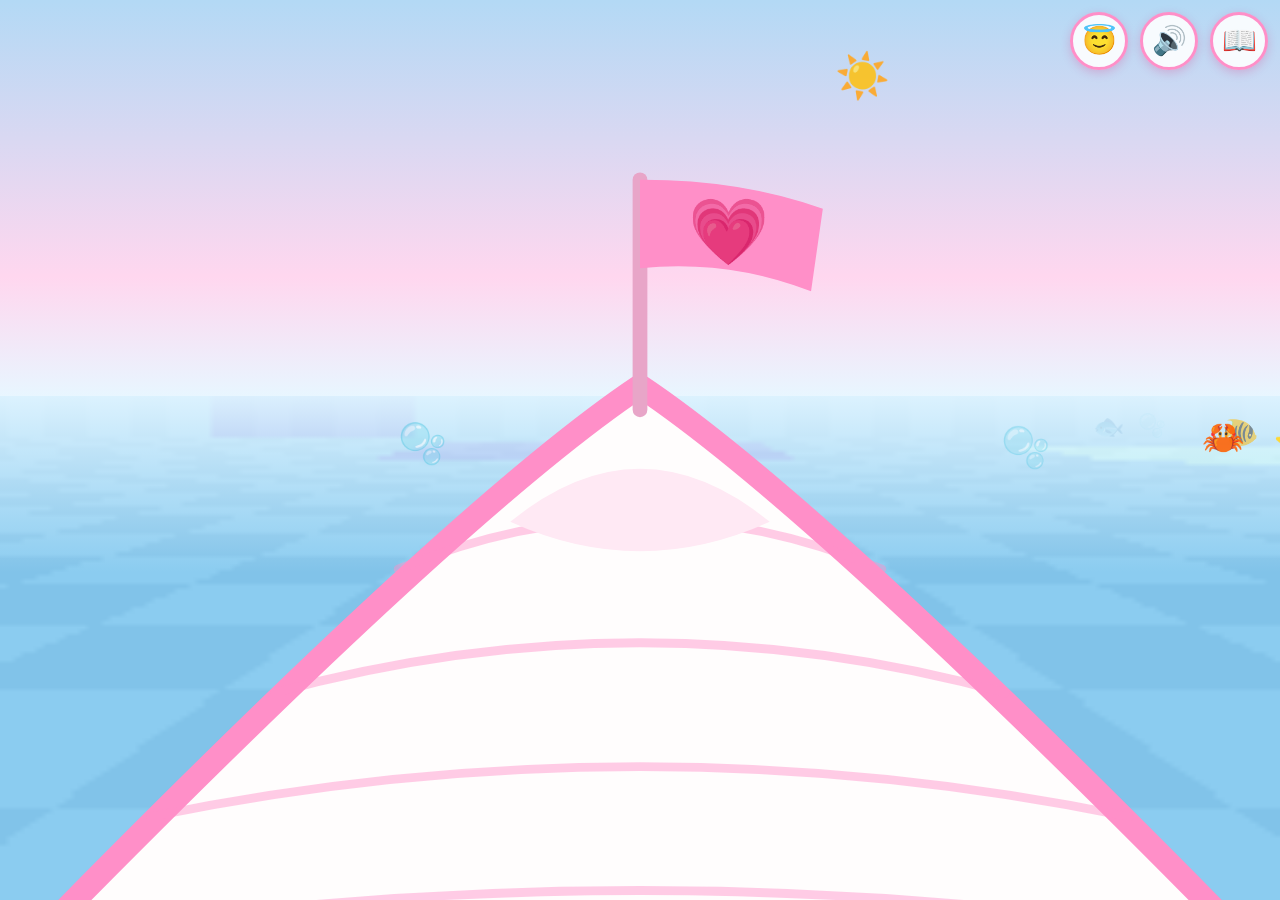
<file: sea/index.html>
<!DOCTYPE html>
<html lang="en">
<head>
<meta charset="utf-8">
<meta name="viewport" content="width=device-width, initial-scale=1, maximum-scale=1, user-scalable=no, viewport-fit=cover">
<meta name="theme-color" content="#7fc8e8">
<title>Emmabug's Sea World</title>
<link rel="manifest" href="manifest.webmanifest">
<link rel="icon" href="icon.svg" type="image/svg+xml">
<style>
  * { margin:0; padding:0; box-sizing:border-box; -webkit-tap-highlight-color:transparent; }
  html,body { width:100%; height:100%; overflow:hidden; background:#c9ecf7; overscroll-behavior:none;
    font-family:system-ui,-apple-system,"Segoe UI",Roboto,sans-serif; }
  #c { display:block; width:100%; height:100%; touch-action:none; }

  .rbtn {
    position:fixed; width:58px; height:58px; border-radius:50%;
    border:3px solid #ff8fc8; background:rgba(255,255,255,.88);
    font-size:28px; line-height:1; display:flex; align-items:center; justify-content:center;
    box-shadow:0 3px 10px rgba(214,51,132,.25); z-index:10; user-select:none;
  }
  .rbtn:active { transform:scale(.92); }
  #bookBtn { top:calc(12px + env(safe-area-inset-top)); right:12px; }
  #muteBtn { top:calc(12px + env(safe-area-inset-top)); right:82px; }
  #modeBtn { top:calc(12px + env(safe-area-inset-top)); right:152px; }
  #bookBtn.pulse { animation:pulse 1s ease-in-out infinite; }
  @keyframes pulse { 0%,100%{transform:scale(1)} 50%{transform:scale(1.18); box-shadow:0 0 18px #ff8fc8;} }

  #hotbar {
    position:fixed; bottom:calc(10px + env(safe-area-inset-bottom)); left:50%; transform:translateX(-50%);
    display:flex; gap:8px; max-width:94vw; overflow-x:auto; padding:6px; z-index:10;
    scrollbar-width:none;
  }
  #hotbar::-webkit-scrollbar { display:none; }
  .slot {
    flex:0 0 auto; width:58px; height:58px; border-radius:16px;
    background:rgba(255,255,255,.85); border:3px solid #ffc2e0;
    font-size:30px; display:flex; align-items:center; justify-content:center;
    position:relative; user-select:none;
  }
  .slot.sel { border-color:#ff2d8d; background:#fff; transform:scale(1.12); box-shadow:0 0 14px #ff8fc8; }
  .slot .ct {
    position:absolute; bottom:-4px; right:-4px; background:#ff2d8d; color:#fff;
    font-size:13px; font-weight:700; min-width:22px; height:22px; border-radius:11px;
    display:flex; align-items:center; justify-content:center; padding:0 5px;
    border:2px solid #fff;
  }

  #book {
    position:fixed; inset:0; background:rgba(20,60,90,.45); z-index:20;
    display:flex; align-items:center; justify-content:center; padding:14px;
  }
  #book.hidden { display:none; }
  #bookPanel {
    background:linear-gradient(160deg,#e3f6ff,#ffe3f2);
    border:4px solid #ff8fc8; border-radius:26px;
    width:min(520px,96vw); max-height:88vh; overflow-y:auto;
    padding:18px; box-shadow:0 10px 40px rgba(20,60,90,.4); position:relative;
  }
  #bookPanel h1 { text-align:center; font-size:30px; margin-bottom:6px; }
  #closeBook {
    position:sticky; top:0; float:right; width:52px; height:52px; border-radius:50%;
    border:3px solid #ff8fc8; background:#fff; font-size:22px; z-index:2;
  }
  .setrow { margin:14px 0 4px; font-size:24px; display:flex; align-items:center; gap:8px; }
  .setrow .star { font-size:26px; animation:spinstar 2.4s linear infinite; }
  @keyframes spinstar { 0%,100%{transform:rotate(-12deg) scale(1)} 50%{transform:rotate(12deg) scale(1.25)} }
  .setgrid { display:grid; grid-template-columns:repeat(auto-fill,minmax(72px,1fr)); gap:10px; }
  .sticker {
    background:rgba(255,255,255,.8); border:3px solid #ffc2e0; border-radius:18px;
    aspect-ratio:1; display:flex; flex-direction:column; align-items:center; justify-content:center;
    font-size:34px;
  }
  .sticker.found { border-color:#5bc8e8; background:#fff; box-shadow:0 2px 8px rgba(91,200,232,.4); }
  .sticker.mystery { opacity:.45; filter:grayscale(1); }
  .sticker .n { font-size:13px; font-weight:700; color:#1a7ca8; margin-top:2px; }

  #splash {
    position:fixed; top:16%; left:50%; transform:translateX(-50%);
    font-size:clamp(22px,6vw,42px); font-weight:800; color:#ff2d8d;
    text-shadow:0 2px 0 #fff, 0 4px 14px rgba(255,45,141,.4);
    z-index:15; pointer-events:none; white-space:nowrap;
    animation:splash 4.5s ease forwards;
  }
  @keyframes splash {
    0% { opacity:0; transform:translateX(-50%) scale(.6); }
    15% { opacity:1; transform:translateX(-50%) scale(1.05); }
    25% { transform:translateX(-50%) scale(1); }
    80% { opacity:1; }
    100% { opacity:0; transform:translateX(-50%) scale(1.1); }
  }
</style>
</head>
<body>
<canvas id="c"></canvas>
<button class="rbtn" id="muteBtn">🔊</button>
<button class="rbtn" id="modeBtn">😇</button>
<button class="rbtn" id="bookBtn">📖</button>
<div id="hotbar"></div>
<div id="book" class="hidden">
  <div id="bookPanel">
    <button id="closeBook">❌</button>
    <h1>📖 💖 🐬</h1>
    <div id="bookSets"></div>
  </div>
</div>
<div id="splash">⛵🐬 Emmabug's Sea Adventure 🧜‍♀️✨</div>

<script>
'use strict';
// ============================================================ setup
const $ = id => document.getElementById(id);
const canvas = $('c'), ctx = canvas.getContext('2d');
let W = 0, H = 0, DPR = 1, focal = 300, horizon = 200;
const FOV = 1.15;
function resize() {
  DPR = Math.min(window.devicePixelRatio || 1, 2);
  W = window.innerWidth; H = window.innerHeight;
  canvas.width = Math.round(W * DPR); canvas.height = Math.round(H * DPR);
  ctx.setTransform(DPR, 0, 0, DPR, 0, 0);
  focal = (W / 2) / Math.tan(FOV / 2);
  horizon = Math.round(H * 0.44);
}
window.addEventListener('resize', resize);
resize();

const CH = 16;
const CAMH = 1.05;
const REACH = 5.0;

// ============================================================ deterministic noise
function h2i(x, y, s) {
  let n = Math.imul(x, 374761393) ^ Math.imul(y, 668265263) ^ Math.imul(s, 1013904223);
  n = Math.imul(n ^ (n >>> 13), 1274126177);
  return ((n ^ (n >>> 16)) >>> 0) / 4294967296;
}
function sm(t) { return t * t * (3 - 2 * t); }
function vnoise(x, y, s) {
  const xi = Math.floor(x), yi = Math.floor(y);
  const fx = sm(x - xi), fy = sm(y - yi);
  const a = h2i(xi, yi, s), b = h2i(xi + 1, yi, s);
  const c = h2i(xi, yi + 1, s), d = h2i(xi + 1, yi + 1, s);
  return a + (b - a) * fx + (c - a) * fy + (a - b - c + d) * fx * fy;
}

// ============================================================ items & sets
const ITEMS = {
  fish:     { e:'🐟', n:'Fish' },
  tropical: { e:'🐠', n:'Tropical Fish' },
  puffer:   { e:'🐡', n:'Puffer' },
  squid:    { e:'🦑', n:'Squid' },
  crab:     { e:'🦀', n:'Crab' },
  shell:    { e:'🐚', n:'Shell' },
  star:     { e:'⭐', n:'Starfish' },
  coconut:  { e:'🥥', n:'Coconut' },
  coin:     { e:'🪙', n:'Gold Coin' },
  gem:      { e:'💎', n:'Gem' },
  crown:    { e:'👑', n:'Crown' },
  trident:  { e:'🔱', n:'Trident' },
  bubble:   { e:'🫧', n:'Bubble' },
  rainbow:  { e:'🌈', n:'Rainbow' },
  heart:    { e:'💗', n:'Heart' },
};
const SETS = [
  { name:'Fishies',  e:'🐟', items:['fish','tropical','puffer','squid'] },
  { name:'Beach',    e:'🏖️', items:['crab','shell','star','coconut'] },
  { name:'Treasure', e:'🏴‍☠️', items:['coin','gem','crown','trident'] },
  { name:'Magic',    e:'🌈', items:['bubble','rainbow','heart'] },
];

// ============================================================ world: ocean with islands
const DEEP=0, OCEAN=1, REEF=2, LAGOON=3, SAND=4, ISLAND=5;
let seed = 0;

function biomeAt(x, y) {
  const e = vnoise(x/26, y/26, seed ^ 11) * 0.65 + vnoise(x/9, y/9, seed ^ 23) * 0.35;
  if (e < 0.30) return DEEP;
  if (e < 0.55) return vnoise(x/17, y/17, seed ^ 37) < 0.22 ? REEF : OCEAN;
  if (e < 0.68) return LAGOON;
  if (e < 0.76) return SAND;
  return ISLAND;
}

// decor types
const D_FISH=1, D_TROP=2, D_PUFF=3, D_SQUID=4, D_CRAB=5, D_SHELL=6, D_STAR=7,
      D_PALM=8, D_BUBBLE=9, D_CORAL=10, D_CHEST=11, D_RAINB=12, D_HEARTD=13;

const chunks = new Map();
function chunkAt(cx, cy) {
  const key = cx + ',' + cy;
  let ch = chunks.get(key);
  if (ch) return ch;
  const tiles = new Uint8Array(CH * CH);
  const decor = [];
  for (let j = 0; j < CH; j++) {
    for (let i = 0; i < CH; i++) {
      const x = cx * CH + i, y = cy * CH + j;
      const t = biomeAt(x, y);
      tiles[j * CH + i] = t;
      const r = h2i(x, y, seed ^ 101);
      const r2 = h2i(x, y, seed ^ 202);
      let d = 0;
      if (t === DEEP) {
        if (r > 0.9992) d = D_CHEST;
        else if (r < 0.020) d = D_FISH;
        else if (r < 0.028) d = D_SQUID;
        else if (r < 0.035) d = D_BUBBLE;
      } else if (t === OCEAN) {
        if (r > 0.9992) d = D_CHEST;
        else if (r > 0.9985) d = D_RAINB;
        else if (r > 0.9977) d = D_HEARTD;
        else if (r < 0.022) d = D_FISH;
        else if (r < 0.030) d = D_BUBBLE;
      } else if (t === REEF) {
        if (r < 0.032) d = D_TROP;
        else if (r < 0.045) d = D_PUFF;
        else if (r < 0.058) d = D_CORAL;
        else if (r < 0.065) d = D_BUBBLE;
      } else if (t === LAGOON) {
        if (r < 0.024) d = D_TROP;
        else if (r < 0.038) d = D_CRAB;
        else if (r < 0.052) d = D_SHELL;
        else if (r < 0.062) d = D_STAR;
      } else if (t === SAND) {
        if (r < 0.050) d = D_PALM;
        else if (r < 0.072) d = D_CRAB;
        else if (r < 0.085) d = D_SHELL;
      } else if (t === ISLAND) {
        if (r < 0.095) d = D_PALM;
      }
      if (d) decor.push({
        x: x + 0.5 + (r2 - 0.5) * 0.3,
        y: y + 0.5 + (h2i(x, y, seed ^ 303) - 0.5) * 0.3,
        tx: x, ty: y, t: d, v: r2,
      });
    }
  }
  ch = { tiles, decor };
  chunks.set(key, ch);
  if (chunks.size > 220) pruneChunks();
  return ch;
}
function pruneChunks() {
  const pcx = Math.floor(player.x / CH), pcy = Math.floor(player.y / CH);
  for (const key of chunks.keys()) {
    const [cx, cy] = key.split(',').map(Number);
    if (Math.abs(cx - pcx) > 4 || Math.abs(cy - pcy) > 4) chunks.delete(key);
  }
}
function tileAt(x, y) {
  const cx = Math.floor(x / CH), cy = Math.floor(y / CH);
  const ch = chunkAt(cx, cy);
  return ch.tiles[(y - cy * CH) * CH + (x - cx * CH)];
}
// the boat sails on water; islands are the scenery you steer around
function walkable(x, y) { return tileAt(Math.floor(x), Math.floor(y)) <= LAGOON; }

// ============================================================ state
const player = { x: 0, y: 0, ang: 0, walking: false };
let inv = {};
let removed = new Set();
let placed = new Map();
let discovered = new Set();
let selected = null;
let mode = 'good';   // or 'pirate'
let collectCount = 0;
let muted = false;
let dirty = false;
const particles = [];
const creatures = [];
let spriteHits = [];
let time = 0;

// ============================================================ save / load
const SAVE_KEY = 'emmabug-sea-save';
function save() {
  try {
    localStorage.setItem(SAVE_KEY, JSON.stringify({
      seed, px: player.x, py: player.y, ang: player.ang, inv,
      removed: [...removed], placed: [...placed],
      discovered: [...discovered], collectCount, muted, mode,
    }));
    dirty = false;
  } catch (e) {}
}
function load() {
  try {
    const raw = localStorage.getItem(SAVE_KEY);
    if (!raw) return false;
    const s = JSON.parse(raw);
    seed = s.seed; player.x = s.px; player.y = s.py; player.ang = s.ang || 0;
    inv = s.inv || {};
    removed = new Set(s.removed || []);
    placed = new Map(s.placed || []);
    discovered = new Set(s.discovered || []);
    collectCount = s.collectCount || 0;
    muted = !!s.muted;
    mode = s.mode === 'pirate' ? 'pirate' : 'good';
    return true;
  } catch (e) { return false; }
}
setInterval(() => { if (dirty) save(); }, 3000);
document.addEventListener('visibilitychange', () => { if (document.hidden && dirty) save(); });

if (!load()) {
  seed = (Math.random() * 1e9) | 0;
  outer:
  for (let rr = 0; rr < 120; rr++) {
    for (let a = 0; a < 20; a++) {
      const x = Math.round(Math.cos(a / 20 * 6.283) * rr);
      const y = Math.round(Math.sin(a / 20 * 6.283) * rr);
      const b = biomeAt(x, y);
      if (b === OCEAN || b === LAGOON) { player.x = x + 0.5; player.y = y + 0.5; break outer; }
    }
  }
  dirty = true;
}

// ============================================================ sound
let AC = null;
function ac() {
  if (!AC) AC = new (window.AudioContext || window.webkitAudioContext)();
  if (AC.state === 'suspended') AC.resume();
  return AC;
}
function tone(f, dur, type, vol, delay, f2) {
  if (muted) return;
  try {
    const a = ac(), t0 = a.currentTime + (delay || 0);
    const o = a.createOscillator(), g = a.createGain();
    o.type = type; o.frequency.setValueAtTime(f, t0);
    if (f2) o.frequency.exponentialRampToValueAtTime(f2, t0 + dur);
    g.gain.setValueAtTime(0.0001, t0);
    g.gain.exponentialRampToValueAtTime(vol, t0 + 0.015);
    g.gain.exponentialRampToValueAtTime(0.0001, t0 + dur);
    o.connect(g); g.connect(a.destination);
    o.start(t0); o.stop(t0 + dur + 0.05);
  } catch (e) {}
}
const sPop    = () => tone(520, 0.13, 'triangle', 0.22, 0, 190);
const sChime  = () => { tone(880, 0.14, 'sine', 0.16); tone(1175, 0.18, 'sine', 0.16, 0.09); };
const sNew    = () => { tone(659, 0.12, 'sine', 0.17); tone(880, 0.12, 'sine', 0.17, 0.09);
                        tone(1109, 0.12, 'sine', 0.17, 0.18); tone(1319, 0.22, 'sine', 0.17, 0.27); };
const sPlace  = () => tone(300, 0.09, 'sine', 0.2, 0, 170);
const sHeart  = () => { tone(740, 0.1, 'sine', 0.14); tone(988, 0.13, 'sine', 0.14, 0.07); };
const sTick   = () => tone(500, 0.05, 'sine', 0.06);
const sArr    = () => tone(200, 0.3, 'sawtooth', 0.1, 0, 120);   // pirate growl

// ============================================================ particles (screen space)
function sparkle(sx, sy, n, colors) {
  for (let i = 0; i < n; i++) {
    const a = Math.random() * 6.283, sp = 40 + Math.random() * 90;
    particles.push({
      x: sx, y: sy, vx: Math.cos(a) * sp, vy: Math.sin(a) * sp - 50,
      g: 120, life: 0, tl: 0.5 + Math.random() * 0.4,
      kind: 'dot', size: 2.5 + Math.random() * 3.5,
      color: colors[(Math.random() * colors.length) | 0],
    });
  }
}
function floatTxt(sx, sy, txt, size) {
  particles.push({ x: sx, y: sy, vx: 0, vy: -70, g: 0, life: 0, tl: 0.9, kind: 'txt', txt, size: size || 30 });
}
function heartBurst(sx, sy) {
  for (let i = 0; i < 7; i++) {
    particles.push({
      x: sx + (Math.random() - 0.5) * 30, y: sy,
      vx: (Math.random() - 0.5) * 50,
      vy: -50 - Math.random() * 60, g: 25, life: 0, tl: 1 + Math.random() * 0.4,
      kind: 'txt', txt: Math.random() < 0.5 ? '💕' : '💖', size: 18 + Math.random() * 14,
    });
  }
}
const PINKS = ['#ff8fc8','#ffd1e8','#5bc8e8','#fff','#ffe066'];

// ============================================================ sea creatures
const CTYPES = [
  { e:'🐬', w:0.32, size:1.1,  kind:'dolphin' },
  { e:'🐢', w:0.25, size:0.9,  kind:'turtle' },
  { e:'🦜', w:0.18, size:0.7,  kind:'parrot' },
  { e:'🧜‍♀️', w:0.15, size:1.2, kind:'mermaid' },
  { e:'🐳', w:0.10, size:2.2,  kind:'whale' },
];
function spawnCreature() {
  const a = Math.random() * 6.283, d = 8 + Math.random() * 6;
  const x = player.x + Math.cos(a) * d, y = player.y + Math.sin(a) * d;
  let r = Math.random(), ct = CTYPES[0];
  for (const c of CTYPES) { r -= c.w; if (r <= 0) { ct = c; break; } }
  if (ct.kind !== 'parrot' && !walkable(x, y)) return;
  creatures.push({
    x, y, type: ct, ang: Math.random() * 6.283,
    timer: Math.random() * 2, hop: 0, phase: Math.random() * 6.283,
  });
}
function updateCreatures(dt) {
  if (creatures.length < 9 && Math.random() < 0.035) spawnCreature();
  for (let i = creatures.length - 1; i >= 0; i--) {
    const c = creatures[i];
    const dx = c.x - player.x, dy = c.y - player.y;
    if (dx * dx + dy * dy > 500) { creatures.splice(i, 1); continue; }
    const k = c.type.kind;
    if (k === 'parrot') {
      c.ang += (Math.random() - 0.5) * 3 * dt;
      c.x += Math.cos(c.ang) * 1.6 * dt;
      c.y += Math.sin(c.ang) * 1.6 * dt;
    } else if (k === 'dolphin') { // dolphins leap in playful bursts
      c.timer -= dt;
      if (c.timer <= 0) {
        if (c.hop > 0) { c.hop = 0; c.timer = 0.7 + Math.random() * 1.4; }
        else { c.hop = 1; c.ang = Math.random() * 6.283; c.timer = 0.6; }
      }
      if (c.hop) {
        const nx = c.x + Math.cos(c.ang) * 3.4 * dt, ny = c.y + Math.sin(c.ang) * 3.4 * dt;
        if (walkable(nx, ny)) { c.x = nx; c.y = ny; }
      }
    } else { // turtles, whales, mermaids drift gently
      c.timer -= dt;
      if (c.timer <= 0) { c.ang = Math.random() * 6.283; c.timer = 1.5 + Math.random() * 2.5; }
      const sp = k === 'whale' ? 0.5 : (k === 'mermaid' ? 0.8 : 0.6);
      const nx = c.x + Math.cos(c.ang) * sp * dt, ny = c.y + Math.sin(c.ang) * sp * dt;
      if (walkable(nx, ny)) { c.x = nx; c.y = ny; }
    }
  }
}

// ============================================================ inventory / hotbar
const hotbarEl = $('hotbar');
function addItem(type, n) {
  inv[type] = (inv[type] || 0) + n;
  if (!discovered.has(type)) {
    discovered.add(type);
    sNew();
    $('bookBtn').classList.add('pulse');
  }
  dirty = true;
  renderHotbar();
}
function renderHotbar() {
  hotbarEl.innerHTML = '';
  for (const type of Object.keys(ITEMS)) {
    const n = inv[type];
    if (!n) continue;
    const d = document.createElement('div');
    d.className = 'slot' + (selected === type ? ' sel' : '');
    d.innerHTML = ITEMS[type].e + '<span class="ct">' + n + '</span>';
    d.addEventListener('pointerdown', ev => {
      ev.stopPropagation();
      selected = (selected === type) ? null : type;
      sTick();
      renderHotbar();
    });
    hotbarEl.appendChild(d);
  }
}
renderHotbar();

// ============================================================ sticker book
const bookEl = $('book');
$('bookBtn').addEventListener('pointerdown', ev => {
  ev.stopPropagation();
  buildBook();
  bookEl.classList.remove('hidden');
  $('bookBtn').classList.remove('pulse');
  sChime();
});
$('closeBook').addEventListener('pointerdown', () => { bookEl.classList.add('hidden'); sTick(); });
bookEl.addEventListener('pointerdown', ev => { if (ev.target === bookEl) bookEl.classList.add('hidden'); });
function buildBook() {
  const host = $('bookSets');
  host.innerHTML = '';
  for (const set of SETS) {
    const complete = set.items.every(i => discovered.has(i));
    const row = document.createElement('div');
    row.className = 'setrow';
    row.innerHTML = set.e + (complete ? ' <span class="star">⭐</span>' : '');
    host.appendChild(row);
    const grid = document.createElement('div');
    grid.className = 'setgrid';
    for (const it of set.items) {
      const cell = document.createElement('div');
      if (discovered.has(it)) {
        cell.className = 'sticker found';
        cell.innerHTML = ITEMS[it].e + '<span class="n">×' + (inv[it] || 0) + '</span>';
      } else {
        cell.className = 'sticker mystery';
        cell.textContent = '❓';
      }
      grid.appendChild(cell);
    }
    host.appendChild(grid);
  }
}

// ============================================================ mute
const muteBtn = $('muteBtn');
function syncMute() { muteBtn.textContent = muted ? '🔇' : '🔊'; }
muteBtn.addEventListener('pointerdown', ev => {
  ev.stopPropagation();
  muted = !muted; dirty = true; syncMute();
  if (!muted) sChime();
});
syncMute();

// ============================================================ pirate / good guy switch
const modeBtn = $('modeBtn');
function syncMode() { modeBtn.textContent = mode === 'pirate' ? '🏴‍☠️' : '😇'; }
modeBtn.addEventListener('pointerdown', ev => {
  ev.stopPropagation();
  mode = mode === 'pirate' ? 'good' : 'pirate';
  dirty = true; syncMode();
  if (mode === 'pirate') sArr(); else sChime();
  sparkle(W / 2, H - 120, 14, PINKS);
});
syncMode();

// ============================================================ input
const joy = { active: false, id: -1, ax: 0, ay: 0, dx: 0, dy: 0, moved: false, t0: 0 };
const keys = new Set();
window.addEventListener('keydown', e => keys.add(e.key));
window.addEventListener('keyup', e => keys.delete(e.key));

canvas.addEventListener('pointerdown', ev => {
  ac();
  const x = ev.clientX, y = ev.clientY;
  if (!joy.active && x < W * 0.5 && y > H * 0.45) {
    joy.active = true; joy.id = ev.pointerId;
    joy.ax = x; joy.ay = y; joy.dx = 0; joy.dy = 0;
    joy.moved = false; joy.t0 = performance.now();
  } else {
    interact(x, y);
  }
});
canvas.addEventListener('pointermove', ev => {
  if (joy.active && ev.pointerId === joy.id) {
    let dx = ev.clientX - joy.ax, dy = ev.clientY - joy.ay;
    const d = Math.hypot(dx, dy);
    if (d > 12) joy.moved = true;
    const max = 58;
    if (d > max) { dx = dx / d * max; dy = dy / d * max; }
    joy.dx = dx; joy.dy = dy;
  }
});
function joyEnd(ev) {
  if (joy.active && ev.pointerId === joy.id) {
    if (!joy.moved && performance.now() - joy.t0 < 350) interact(joy.ax, joy.ay);
    joy.active = false; joy.dx = 0; joy.dy = 0;
  }
}
canvas.addEventListener('pointerup', joyEnd);
canvas.addEventListener('pointercancel', joyEnd);
canvas.addEventListener('contextmenu', e => e.preventDefault());

// ============================================================ interactions
function dropsFor(t) {
  const out = [];
  const r = Math.random();
  switch (t) {
    case D_FISH:   out.push(['fish', 1]); break;
    case D_TROP:   out.push(['tropical', 1]); break;
    case D_PUFF:   out.push(['puffer', 1]); break;
    case D_SQUID:  out.push(['squid', 1]); break;
    case D_CRAB:   out.push(['crab', 1]); break;
    case D_SHELL:  out.push(['shell', 1]); break;
    case D_STAR:   out.push(['star', 1]); break;
    case D_PALM:   out.push(['coconut', 1 + (Math.random() < 0.4 ? 1 : 0)]); break;
    case D_BUBBLE: out.push(['bubble', 1]); break;
    case D_CORAL:  out.push([r < 0.6 ? 'gem' : 'coin', 1]); break;
    case D_CHEST:  out.push(['coin', 2 + ((Math.random() * 2) | 0)]);
                   if (r < 0.25) out.push(['crown', 1]);
                   else if (r < 0.45) out.push(['trident', 1]); break;
    case D_RAINB:  out.push(['rainbow', 1]); break;
    case D_HEARTD: out.push(['heart', 1]); break;
  }
  return out;
}

function decorNearTile(wx, wy, rad) {
  const cx0 = Math.floor((wx - 1) / CH), cx1 = Math.floor((wx + 1) / CH);
  const cy0 = Math.floor((wy - 1) / CH), cy1 = Math.floor((wy + 1) / CH);
  for (let cy = cy0; cy <= cy1; cy++) for (let cx = cx0; cx <= cx1; cx++) {
    for (const d of chunkAt(cx, cy).decor) {
      if (removed.has(d.tx + ',' + d.ty)) continue;
      const dx = d.x - wx, dy = d.y - wy;
      if (dx * dx + dy * dy < rad * rad) return d;
    }
  }
  return null;
}

function interact(sx, sy) {
  let hit = null;
  for (const s of spriteHits) {
    if (sx >= s.x && sx <= s.x + s.w && sy >= s.y && sy <= s.y + s.h) {
      if (!hit || s.dist < hit.dist) hit = s;
    }
  }
  if (hit && hit.dist <= REACH) {
    const cx = hit.x + hit.w / 2, cy = hit.y + hit.h / 2;
    if (hit.creature) {
      heartBurst(cx, cy);
      sHeart();
      if (hit.creature.type.kind !== 'parrot' && Math.random() < 0.2) {
        addItem('heart', 1);
        floatTxt(cx, cy - 20, '💗', 34);
      }
      return;
    }
    if (hit.decor) {
      const d = hit.decor;
      removed.add(d.tx + ',' + d.ty);
      dirty = true;
      collectCount++;
      for (const [item, n] of dropsFor(d.t)) {
        addItem(item, n);
        floatTxt(cx, cy - 10, ITEMS[item].e, 34);
      }
      sparkle(cx, cy, 14, PINKS);
      sPop();
      return;
    }
    if (hit.pkey) {
      const it = placed.get(hit.pkey);
      placed.delete(hit.pkey);
      addItem(it, 1);
      floatTxt(cx, cy - 10, ITEMS[it].e, 32);
      sparkle(cx, cy, 10, PINKS);
      sPop();
      return;
    }
  }
  if (sy > horizon + 8) {
    const dist = CAMH * focal / (sy - horizon);
    if (dist <= REACH && selected && inv[selected] > 0) {
      const side = (sx - W / 2) / focal * dist;
      const ca = Math.cos(player.ang), sa = Math.sin(player.ang);
      const wx = player.x + ca * dist - sa * side;
      const wy = player.y + sa * dist + ca * side;
      const tx = Math.floor(wx), ty = Math.floor(wy);
      if (!placed.has(tx + ',' + ty) && !decorNearTile(tx + 0.5, ty + 0.5, 0.6)) {
        placed.set(tx + ',' + ty, selected);
        inv[selected]--;
        if (inv[selected] <= 0) { delete inv[selected]; selected = null; }
        dirty = true;
        renderHotbar();
        sparkle(sx, sy, 10, PINKS);
        sPlace();
        return;
      }
    }
  }
  sparkle(sx, sy, 4, ['#bfe9ff', '#fff']);
}

// ============================================================ update
function update(dt) {
  time += dt;
  let turn = 0, fwd = 0;
  if (joy.active) { turn = joy.dx / 58; fwd = -joy.dy / 58; }
  if (keys.has('ArrowLeft') || keys.has('a')) turn -= 1;
  if (keys.has('ArrowRight') || keys.has('d')) turn += 1;
  if (keys.has('ArrowUp') || keys.has('w')) fwd += 1;
  if (keys.has('ArrowDown') || keys.has('s')) fwd -= 1;
  turn = Math.max(-1, Math.min(1, turn));
  fwd = Math.max(-1, Math.min(1, fwd));
  player.ang += turn * 2.3 * dt;
  player.walking = Math.abs(fwd) > 0.12;
  if (player.walking) {
    const sp = fwd * 4.6 * dt;
    const mx = Math.cos(player.ang) * sp, my = Math.sin(player.ang) * sp;
    const r = 0.28;
    const nx = player.x + mx;
    if (walkable(nx - r, player.y - r) && walkable(nx + r, player.y - r) &&
        walkable(nx - r, player.y + r) && walkable(nx + r, player.y + r)) player.x = nx;
    const ny = player.y + my;
    if (walkable(player.x - r, ny - r) && walkable(player.x + r, ny - r) &&
        walkable(player.x - r, ny + r) && walkable(player.x + r, ny + r)) player.y = ny;
    dirty = true;
  }
  if (Math.abs(turn) > 0.1) dirty = true;
  updateCreatures(dt);
  for (let i = particles.length - 1; i >= 0; i--) {
    const p = particles[i];
    p.life += dt;
    if (p.life > p.tl) { particles.splice(i, 1); continue; }
    p.vy += p.g * dt;
    p.x += p.vx * dt; p.y += p.vy * dt;
  }
}

// ============================================================ first-person rendering
const PAL = [
  [[127,159,232],[118,150,226]],  // deep ocean
  [[139,204,240],[129,195,233]],  // ocean
  [[150,222,224],[140,213,216]],  // reef
  [[178,238,240],[168,230,233]],  // lagoon
  [[255,236,190],[250,228,178]],  // sand
  [[186,232,180],[176,224,170]],  // island green
];
const GW = 176, GH = 110;
const gcan = document.createElement('canvas');
gcan.width = GW; gcan.height = GH;
const gctx = gcan.getContext('2d');
const gimg = gctx.createImageData(GW, GH);
const MAXDIST = 24;

function drawGround() {
  const groundH = H - horizon;
  const ca = Math.cos(player.ang), sa = Math.sin(player.ang);
  const tanH = Math.tan(FOV / 2);
  const data = gimg.data;
  const wob = (time * 2.5) | 0;   // slow shimmer: water checker flips ~2x a second
  let lcx = 1e9, lcy = 1e9, lch = null;
  for (let r = 0; r < GH; r++) {
    const sy = horizon + ((r + 0.7) / GH) * groundH;
    let dist = CAMH * focal / (sy - horizon);
    if (dist > MAXDIST) dist = MAXDIST;
    let wx = player.x + (ca + sa * tanH) * dist;
    let wy = player.y + (sa - ca * tanH) * dist;
    const stepx = (-2 * sa * tanH * dist) / GW;
    const stepy = (2 * ca * tanH * dist) / GW;
    let o = r * GW * 4;
    for (let c = 0; c < GW; c++) {
      const tx = Math.floor(wx), ty = Math.floor(wy);
      const ccx = tx >> 4, ccy = ty >> 4;
      if (ccx !== lcx || ccy !== lcy) { lch = chunkAt(ccx, ccy); lcx = ccx; lcy = ccy; }
      const t = lch.tiles[(ty - (ccy << 4)) * CH + (tx - (ccx << 4))];
      const col = PAL[t][t <= LAGOON ? (tx ^ ty ^ wob) & 1 : (tx ^ ty) & 1];
      data[o] = col[0]; data[o + 1] = col[1]; data[o + 2] = col[2]; data[o + 3] = 255;
      o += 4;
      wx += stepx; wy += stepy;
    }
  }
  gctx.putImageData(gimg, 0, 0);
  ctx.drawImage(gcan, 0, horizon, W, groundH);
  const fog = ctx.createLinearGradient(0, horizon, 0, horizon + groundH * 0.35);
  fog.addColorStop(0, 'rgba(224,244,255,0.95)');
  fog.addColorStop(1, 'rgba(224,244,255,0)');
  ctx.fillStyle = fog;
  ctx.fillRect(0, horizon, W, groundH * 0.35);
}

function drawSky() {
  const g = ctx.createLinearGradient(0, 0, 0, horizon);
  g.addColorStop(0, '#b3d9f5');
  g.addColorStop(0.7, '#ffd7ef');
  g.addColorStop(1, '#e8f6ff');
  ctx.fillStyle = g;
  ctx.fillRect(0, 0, W, horizon);
  ctx.textAlign = 'center'; ctx.textBaseline = 'middle';
  const skyThings = [
    { a: 0.9,  y: 0.55, e: '🌈', s: 92, drift: 0 },
    { a: 2.1,  y: 0.30, e: '☁️', s: 54, drift: 0.02 },
    { a: 3.6,  y: 0.42, e: '☁️', s: 44, drift: 0.013 },
    { a: 5.2,  y: 0.25, e: '☁️', s: 60, drift: 0.017 },
    { a: 4.4,  y: 0.50, e: '🕊️', s: 30, drift: 0.05 },
    { a: 0.2,  y: 0.20, e: '☀️', s: 44, drift: 0 },
  ];
  for (const th of skyThings) {
    let da = (th.a + time * th.drift - player.ang) % 6.283;
    if (da > 3.1416) da -= 6.283;
    if (da < -3.1416) da += 6.283;
    if (Math.abs(da) > FOV * 0.9) continue;
    ctx.font = th.s + 'px sans-serif';
    ctx.globalAlpha = 0.9;
    ctx.fillText(th.e, W / 2 + (da / (FOV / 2)) * (W / 2), horizon * th.y);
    ctx.globalAlpha = 1;
  }
}

function drawDecorShape(d) {
  const t = d.t;
  if (t === D_PALM) {
    ctx.strokeStyle = '#a3703f'; ctx.lineWidth = 6; ctx.lineCap = 'round';
    ctx.beginPath(); ctx.moveTo(0, 0); ctx.quadraticCurveTo(6, -22, 2, -40); ctx.stroke();
    ctx.strokeStyle = '#54b26a'; ctx.lineWidth = 5;
    for (let i = 0; i < 5; i++) {
      const a = -2.6 + i * 0.55;
      ctx.beginPath(); ctx.moveTo(2, -40);
      ctx.quadraticCurveTo(2 + Math.cos(a) * 14, -40 + Math.sin(a) * 10, 2 + Math.cos(a) * 24, -40 + Math.sin(a) * 18 + 6);
      ctx.stroke();
    }
    ctx.fillStyle = '#7a5230';
    ctx.beginPath(); ctx.arc(-2, -37, 3.5, 0, 6.283); ctx.fill();
    ctx.beginPath(); ctx.arc(5, -35, 3.5, 0, 6.283); ctx.fill();
  } else if (t === D_CORAL) {
    ctx.strokeStyle = d.v < 0.5 ? '#ff7eb3' : '#ff9d76'; ctx.lineWidth = 5; ctx.lineCap = 'round';
    for (let i = 0; i < 4; i++) {
      const a = -2.9 + i * 0.6;
      ctx.beginPath(); ctx.moveTo(0, 0);
      ctx.quadraticCurveTo(Math.cos(a) * 8, -10, Math.cos(a) * 14, -18 - (i % 2) * 6);
      ctx.stroke();
    }
  } else if (t === D_CHEST) {
    const bob = Math.sin(time * 3 + d.v * 9) * 2;
    ctx.fillStyle = '#8a5a33';
    ctx.fillRect(-14, -20 + bob, 28, 18);
    ctx.fillStyle = '#6e4526';
    ctx.fillRect(-14, -24 + bob, 28, 7);
    ctx.fillStyle = '#ffd166';
    ctx.fillRect(-3, -22 + bob, 6, 18);
    ctx.font = '14px sans-serif'; ctx.textAlign = 'center'; ctx.textBaseline = 'alphabetic';
    ctx.fillText('✨', 10, -22 + bob);
  } else if (t === D_BUBBLE) {
    ctx.globalAlpha *= 0.6 + 0.4 * Math.sin(time * 4 + d.v * 20);
    ctx.font = '24px sans-serif'; ctx.textAlign = 'center'; ctx.textBaseline = 'alphabetic';
    ctx.fillText('🫧', 0, -8 - Math.sin(time * 2 + d.v * 7) * 4);
  } else {
    const em = { [D_FISH]:'🐟', [D_TROP]:'🐠', [D_PUFF]:'🐡', [D_SQUID]:'🦑',
                 [D_CRAB]:'🦀', [D_SHELL]:'🐚', [D_STAR]:'⭐',
                 [D_RAINB]:'🌈', [D_HEARTD]:'💗' }[t];
    const big = (t === D_RAINB);
    const swim = (t === D_FISH || t === D_TROP || t === D_PUFF || t === D_SQUID)
               ? Math.sin(time * 2.5 + d.v * 9) * 4 : 0;
    const bob = (t === D_RAINB || t === D_HEARTD) ? Math.sin(time * 3 + d.v * 9) * 4 : 0;
    ctx.font = (big ? 36 : 27) + 'px sans-serif';
    ctx.textAlign = 'center'; ctx.textBaseline = 'alphabetic';
    if (swim && Math.sin(time * 0.7 + d.v * 20) > 0) ctx.scale(-1, 1);
    ctx.fillText(em, swim, -6 + bob);
  }
}

// the bow of Emma's boat — pirate ship or good ship, per mode
function drawSelf() {
  const bob = (player.walking ? Math.sin(time * 7) * 5 : 0) + Math.sin(time * 2) * 4;
  const cx = W / 2;
  let s = Math.min(W, H) / 412;
  if (W > H) s *= 1.35;   // landscape: shorter screen shrinks the boat too much
  const pirate = mode === 'pirate';
  const hull = pirate ? '#5a3a24' : '#fffdfd';
  const trim = pirate ? '#2b2018' : '#ff8fc8';
  const deck = pirate ? '#6e4a2e' : '#ffe9f4';
  const tip = H - 175 * s + bob;
  // hull (bow seen from the helm)
  ctx.fillStyle = hull;
  ctx.beginPath();
  ctx.moveTo(cx - 205 * s, H + 40);
  ctx.quadraticCurveTo(cx - 60 * s, tip + 40 * s, cx, tip);
  ctx.quadraticCurveTo(cx + 60 * s, tip + 40 * s, cx + 205 * s, H + 40);
  ctx.closePath(); ctx.fill();
  ctx.strokeStyle = trim; ctx.lineWidth = 8 * s;
  ctx.stroke();
  // deck planks
  ctx.strokeStyle = pirate ? 'rgba(43,32,24,.5)' : 'rgba(255,143,200,.45)';
  ctx.lineWidth = 3 * s;
  for (let i = 1; i <= 4; i++) {
    const yy = tip + i * 42 * s;
    const ww = 40 * s + i * 42 * s;
    ctx.beginPath();
    ctx.moveTo(cx - ww, yy + 20 * s);
    ctx.quadraticCurveTo(cx, yy - 14 * s, cx + ww, yy + 20 * s);
    ctx.stroke();
  }
  // deck wash at the very front
  ctx.fillStyle = deck;
  ctx.beginPath();
  ctx.moveTo(cx - 44 * s, tip + 46 * s);
  ctx.quadraticCurveTo(cx, tip + 10 * s, cx + 44 * s, tip + 46 * s);
  ctx.quadraticCurveTo(cx, tip + 66 * s, cx - 44 * s, tip + 46 * s);
  ctx.fill();
  // flag pole at the bow
  ctx.strokeStyle = pirate ? '#2b2018' : '#e8a5c8'; ctx.lineWidth = 5 * s; ctx.lineCap = 'round';
  ctx.beginPath(); ctx.moveTo(cx, tip + 8 * s); ctx.lineTo(cx, tip - 70 * s); ctx.stroke();
  // waving flag
  const wave = Math.sin(time * 6) * 6 * s;
  ctx.fillStyle = pirate ? '#221a14' : '#ff8fc8';
  ctx.beginPath();
  ctx.moveTo(cx, tip - 70 * s);
  ctx.quadraticCurveTo(cx + 34 * s, tip - 76 * s + wave, cx + 62 * s, tip - 66 * s + wave);
  ctx.lineTo(cx + 58 * s, tip - 38 * s + wave);
  ctx.quadraticCurveTo(cx + 30 * s, tip - 46 * s + wave * 0.5, cx, tip - 40 * s);
  ctx.closePath(); ctx.fill();
  ctx.font = Math.round(22 * s) + 'px sans-serif';
  ctx.textAlign = 'center'; ctx.textBaseline = 'middle';
  ctx.fillText(pirate ? '☠️' : '💗', cx + 30 * s, tip - 55 * s + wave * 0.7);
  // bow spray when sailing
  if (player.walking && Math.random() < 0.35)
    sparkle(cx + (Math.random() - 0.5) * 120 * s, H - 30, 2, ['#e8f8ff', '#bfe9ff', '#fff']);
}

function draw() {
  drawSky();
  drawGround();

  const ca = Math.cos(player.ang), sa = Math.sin(player.ang);
  const tanH = Math.tan(FOV / 2);
  const sprites = [];
  const pcx = Math.floor(player.x / CH), pcy = Math.floor(player.y / CH);
  for (let cy = pcy - 2; cy <= pcy + 2; cy++) for (let cx = pcx - 2; cx <= pcx + 2; cx++) {
    for (const d of chunkAt(cx, cy).decor) {
      if (removed.has(d.tx + ',' + d.ty)) continue;
      const dx = d.x - player.x, dy = d.y - player.y;
      const fwd = dx * ca + dy * sa;
      if (fwd < 0.3 || fwd > MAXDIST) continue;
      const side = -dx * sa + dy * ca;
      if (Math.abs(side) > fwd * tanH * 1.5 + 2) continue;
      sprites.push({ fwd, side, decor: d });
    }
  }
  for (const [key, it] of placed) {
    const [tx, ty] = key.split(',').map(Number);
    const dx = tx + 0.5 - player.x, dy = ty + 0.5 - player.y;
    const fwd = dx * ca + dy * sa;
    if (fwd < 0.3 || fwd > MAXDIST) continue;
    const side = -dx * sa + dy * ca;
    if (Math.abs(side) > fwd * tanH * 1.5 + 2) continue;
    sprites.push({ fwd, side, pkey: key, item: it });
  }
  for (const c of creatures) {
    const dx = c.x - player.x, dy = c.y - player.y;
    const fwd = dx * ca + dy * sa;
    if (fwd < 0.3 || fwd > MAXDIST) continue;
    const side = -dx * sa + dy * ca;
    if (Math.abs(side) > fwd * tanH * 1.5 + 2) continue;
    sprites.push({ fwd, side, creature: c });
  }
  sprites.sort((a, b) => b.fwd - a.fwd);

  spriteHits = [];
  let hintTarget = null;
  for (const sp of sprites) {
    const sx = W / 2 + (sp.side / sp.fwd) * focal;
    const gy = horizon + (CAMH * focal) / sp.fwd;
    const k = (focal / sp.fwd) / 46;
    const alpha = sp.fwd > 16 ? Math.max(0, 1 - (sp.fwd - 16) / 8) : 1;
    if (alpha <= 0.02) continue;
    ctx.save();
    ctx.globalAlpha = alpha;
    ctx.translate(sx, gy);
    ctx.scale(k, k);
    if (sp.decor) {
      drawDecorShape(sp.decor);
    } else if (sp.pkey) {
      ctx.font = '30px sans-serif'; ctx.textAlign = 'center'; ctx.textBaseline = 'alphabetic';
      ctx.fillText(ITEMS[sp.item].e, 0, -4);
    } else {
      const c = sp.creature;
      const bobc = c.type.kind === 'parrot' ? Math.sin(time * 6 + c.phase) * 8 - 18
                 : (c.hop ? -Math.abs(Math.sin(time * 10)) * 16 : Math.sin(time * 2 + c.phase) * 3);
      ctx.font = Math.round(40 * c.type.size) + 'px sans-serif';
      ctx.textAlign = 'center'; ctx.textBaseline = 'alphabetic';
      if (Math.cos(c.ang) > 0 && c.type.kind !== 'parrot') ctx.scale(-1, 1);
      ctx.fillText(c.type.e, 0, -4 + bobc);
      if (c.type.kind === 'mermaid' && Math.random() < 0.1)
        particles.push({ x: sx + (Math.random() - 0.5) * 60 * k, y: gy - 30 * k, vx: 0, vy: -30,
                         g: 0, life: 0, tl: 0.6, kind: 'dot', size: 3, color: '#fff' });
    }
    ctx.restore();
    const wpx = 50 * k, hpx = 70 * k;
    const rect = { x: sx - wpx / 2, y: gy - hpx, w: wpx, h: hpx + 10 * k,
                   dist: sp.fwd, decor: sp.decor, creature: sp.creature, pkey: sp.pkey };
    spriteHits.push(rect);
    if (sp.decor && sp.fwd <= REACH && (!hintTarget || sp.fwd < hintTarget.dist)) hintTarget = rect;
  }
  spriteHits.reverse();

  if (collectCount < 3 && hintTarget) {
    ctx.font = '34px sans-serif'; ctx.textAlign = 'center'; ctx.textBaseline = 'middle';
    ctx.fillText('👇', hintTarget.x + hintTarget.w / 2, hintTarget.y - 22 + Math.sin(time * 5) * 7);
  }

  drawSelf();

  for (const p of particles) {
    const a = 1 - p.life / p.tl;
    ctx.globalAlpha = Math.max(0, a);
    if (p.kind === 'dot') {
      ctx.fillStyle = p.color;
      ctx.beginPath(); ctx.arc(p.x, p.y, p.size, 0, 6.283); ctx.fill();
    } else {
      ctx.font = p.size + 'px sans-serif';
      ctx.textAlign = 'center'; ctx.textBaseline = 'middle';
      ctx.fillText(p.txt, p.x, p.y);
    }
  }
  ctx.globalAlpha = 1;

  if (joy.active) {
    ctx.fillStyle = 'rgba(255,255,255,.30)';
    ctx.beginPath(); ctx.arc(joy.ax, joy.ay, 58, 0, 6.283); ctx.fill();
    ctx.strokeStyle = 'rgba(255,143,200,.8)'; ctx.lineWidth = 3;
    ctx.beginPath(); ctx.arc(joy.ax, joy.ay, 58, 0, 6.283); ctx.stroke();
    ctx.fillStyle = 'rgba(255,95,162,.85)';
    ctx.beginPath(); ctx.arc(joy.ax + joy.dx, joy.ay + joy.dy, 26, 0, 6.283); ctx.fill();
  }
}

// ============================================================ main loop
let last = performance.now();
function frame(now) {
  const dt = Math.min((now - last) / 1000, 0.05);
  last = now;
  update(dt);
  draw();
  requestAnimationFrame(frame);
}
requestAnimationFrame(frame);

// ============================================================ pwa (shares the root service worker)
if ('serviceWorker' in navigator && location.protocol === 'https:') {
  navigator.serviceWorker.register('../sw.js', { scope: '../' }).catch(() => {});
}
</script>
</body>
</html>
</file>
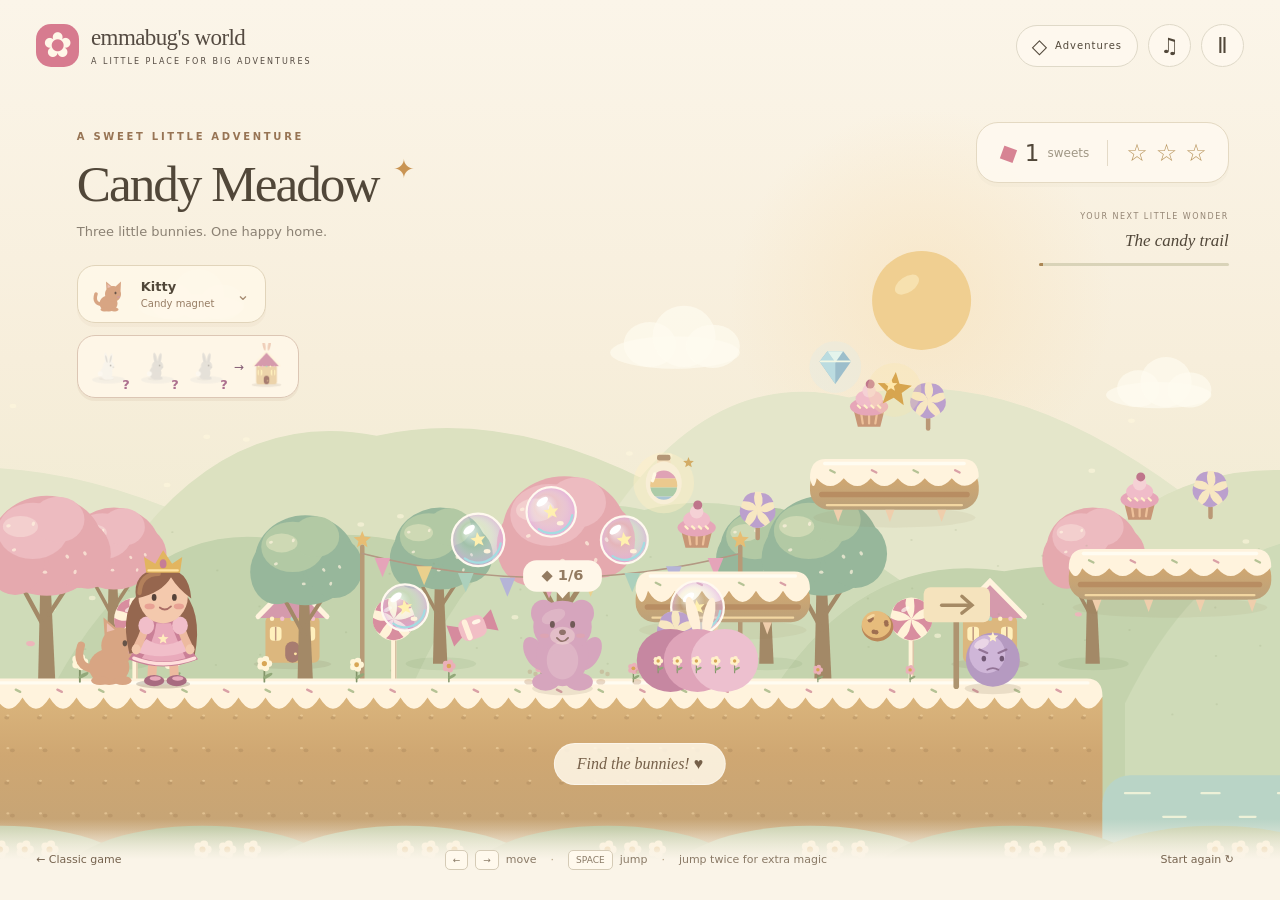
<file: candy/preview/index.html>
<!doctype html>
<html lang="en">
<head>
<meta charset="utf-8">
<meta name="viewport" content="width=device-width, initial-scale=1, viewport-fit=cover">
<meta name="theme-color" content="#f9f3e7">
<title>Candy Meadow · Emmabug's World</title>
<link rel="icon" href="../icon.svg" type="image/svg+xml">
<link rel="manifest" href="../manifest.webmanifest">
<link rel="stylesheet" href="style.css">
</head>
<body>
<canvas id="game" tabindex="-1" aria-label="Candy Meadow. Use arrow keys or A and D to move, and Space or Up to jump. Jump twice to go higher."></canvas>
<header>
  <a class="brand" href="../" aria-label="Back to Candy Kingdom"><span class="brand-mark">✿</span><span>emmabug's world<small>A LITTLE PLACE FOR BIG ADVENTURES</small></span></a>
  <div class="top-actions"><button id="map-button" class="map-button" aria-label="Choose an adventure"><span>◇</span><b>Adventures</b></button><button id="sound" class="icon-button" aria-label="Turn sound on" aria-pressed="false">♫</button><button id="pause" class="icon-button" aria-label="Pause game">Ⅱ</button></div>
</header>
<main class="chapter" aria-label="Current adventure"><span class="eyebrow">A SWEET LITTLE ADVENTURE</span><h1><span id="level-title">Candy Meadow</span><span>✦</span></h1><p id="level-subtitle">Follow the sweets. Find a little magic.</p></main>
<aside class="collection" aria-label="Your collection"><div><span class="candy-icon" aria-hidden="true">◆</span><b id="candies">0</b><span class="counter-total">sweets</span></div><span class="divider"></span><div id="stars" aria-label="0 of 3 stars"><span>☆</span><span>☆</span><span>☆</span></div></aside>
<button id="pet-button" class="pet-button" aria-label="Choose a pet, change your outfit, and see your treasures"><span id="pet-icon">🐱</span><span><b id="pet-name">Kitty</b><small id="pet-power">Candy magnet</small></span><span class="pet-chevron">⌄</span></button>
<div id="magic-meter" class="magic-meter" hidden>✦ Rainbow magnet <b id="magic-seconds">12</b>s</div>
<div class="destination"><span>YOUR NEXT LITTLE WONDER</span><b id="landmark">The candy trail</b><div class="progress"><i id="progress"></i></div></div>
<div id="family-pill" hidden><button id="family-open"></button><button data-quick-reaction="0" aria-label="Send love">♥</button><button data-quick-reaction="1" aria-label="Send celebration">✦</button><button data-quick-reaction="2" aria-label="Say hello">☀</button></div>
<div id="message" role="status" aria-live="polite">A little hop. A big adventure.</div>
<footer><a href="../classic.html">← Classic game</a><span class="keyboard-hint"><kbd>←</kbd><kbd>→</kbd> move <span class="hint-dot">·</span> <kbd>SPACE</kbd> jump <span class="hint-dot">·</span> jump twice for extra magic</span><button id="restart" class="text-button">Start again ↻</button></footer>
<nav class="touch-controls" aria-label="Game controls"><div><button data-control="left" aria-label="Move left">←</button><button data-control="right" aria-label="Move right">→</button></div><button data-control="jump" class="jump-button" aria-label="Jump">↑<small>JUMP</small></button></nav>
<div id="modal" class="modal" hidden><section role="dialog" aria-modal="true" aria-labelledby="modal-title"><span class="modal-star">✦</span><span class="eyebrow" id="modal-eyebrow">TAKE YOUR TIME</span><h2 id="modal-title">A little breather</h2><p id="modal-copy">Your adventure will be right here.</p><div id="creative-panel" hidden></div><div id="family-panel" hidden></div><div id="math-panel" hidden><div id="math-equation"></div><div id="counting-sweets" aria-hidden="true"></div><div id="math-answers"></div><p id="puzzle-hint" role="status" aria-live="polite">Take your time. You can count the sweets!</p><button id="magic-door" class="text-button">Open with magic instead ✦</button></div><div id="map-panel" hidden><div class="hub-tools"><button id="room-button">My room</button><button id="builder-button">Build a land</button><button id="family-button">Family play</button><button id="photo-button">Save a picture</button></div><div id="level-grid"></div><p class="map-note">Every adventure is open. Pick a place to play!</p></div><div id="pet-panel" hidden><div class="closet-tabs" aria-label="Friends and dress-up"><button id="friends-tab" aria-pressed="true">Friends</button><button id="outfits-tab" aria-pressed="false">Dress-up</button></div><div id="pet-grid"></div><div id="outfit-grid" hidden></div><div id="treasure-bag"></div><p class="pet-note">Every friend is ready to play. Pick one!</p></div><button id="next-level" class="primary" hidden>Next adventure →</button><button id="resume" class="primary">Keep exploring →</button><a href="../">Back to Candy Kingdom</a></section></div>
<script>
if ('serviceWorker' in navigator) {
  const hadController = !!navigator.serviceWorker.controller;
  navigator.serviceWorker.addEventListener('controllerchange', () => { if (hadController) location.reload(); }, {once:true});
  navigator.serviceWorker.register('../../sw.js', {scope:'../../'}).catch(() => {});
}
</script>
<script type="module" src="game.mjs"></script>
</body>
</html>
</file>
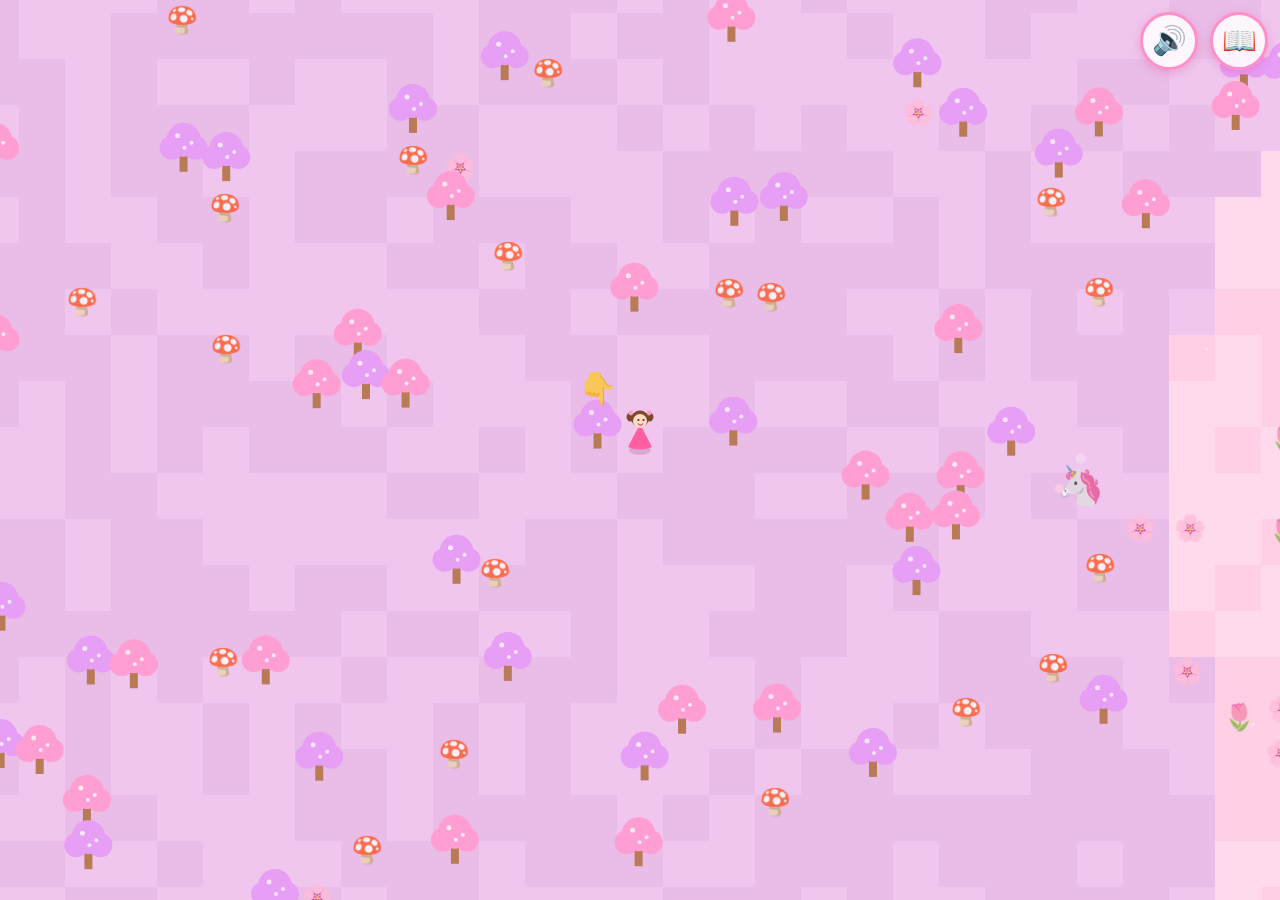
<file: index-v1-topdown.html>
<!DOCTYPE html>
<html lang="en">
<head>
<meta charset="utf-8">
<meta name="viewport" content="width=device-width, initial-scale=1, maximum-scale=1, user-scalable=no, viewport-fit=cover">
<meta name="theme-color" content="#ff8fc8">
<title>Emmabug's World</title>
<link rel="manifest" href="manifest.webmanifest">
<link rel="icon" href="icon.svg" type="image/svg+xml">
<style>
  * { margin:0; padding:0; box-sizing:border-box; -webkit-tap-highlight-color:transparent; }
  html,body { width:100%; height:100%; overflow:hidden; background:#ffd9ec; overscroll-behavior:none;
    font-family:system-ui,-apple-system,"Segoe UI",Roboto,sans-serif; }
  #c { display:block; width:100%; height:100%; touch-action:none; }

  .rbtn {
    position:fixed; width:58px; height:58px; border-radius:50%;
    border:3px solid #ff8fc8; background:rgba(255,255,255,.88);
    font-size:28px; line-height:1; display:flex; align-items:center; justify-content:center;
    box-shadow:0 3px 10px rgba(214,51,132,.25); z-index:10; user-select:none;
  }
  .rbtn:active { transform:scale(.92); }
  #bookBtn { top:calc(12px + env(safe-area-inset-top)); right:12px; }
  #muteBtn { top:calc(12px + env(safe-area-inset-top)); right:82px; }
  #bookBtn.pulse { animation:pulse 1s ease-in-out infinite; }
  @keyframes pulse { 0%,100%{transform:scale(1)} 50%{transform:scale(1.18); box-shadow:0 0 18px #ff8fc8;} }

  #hotbar {
    position:fixed; bottom:calc(10px + env(safe-area-inset-bottom)); left:50%; transform:translateX(-50%);
    display:flex; gap:8px; max-width:94vw; overflow-x:auto; padding:6px; z-index:10;
    scrollbar-width:none;
  }
  #hotbar::-webkit-scrollbar { display:none; }
  .slot {
    flex:0 0 auto; width:58px; height:58px; border-radius:16px;
    background:rgba(255,255,255,.85); border:3px solid #ffc2e0;
    font-size:30px; display:flex; align-items:center; justify-content:center;
    position:relative; user-select:none;
  }
  .slot.sel { border-color:#ff2d8d; background:#fff; transform:scale(1.12); box-shadow:0 0 14px #ff8fc8; }
  .slot .ct {
    position:absolute; bottom:-4px; right:-4px; background:#ff2d8d; color:#fff;
    font-size:13px; font-weight:700; min-width:22px; height:22px; border-radius:11px;
    display:flex; align-items:center; justify-content:center; padding:0 5px;
    border:2px solid #fff;
  }

  #book {
    position:fixed; inset:0; background:rgba(90,20,80,.45); z-index:20;
    display:flex; align-items:center; justify-content:center; padding:14px;
  }
  #book.hidden { display:none; }
  #bookPanel {
    background:linear-gradient(160deg,#ffe3f2,#f0dcff);
    border:4px solid #ff8fc8; border-radius:26px;
    width:min(520px,96vw); max-height:88vh; overflow-y:auto;
    padding:18px; box-shadow:0 10px 40px rgba(120,20,90,.4); position:relative;
  }
  #bookPanel h1 { text-align:center; font-size:30px; margin-bottom:6px; }
  #closeBook {
    position:sticky; top:0; float:right; width:52px; height:52px; border-radius:50%;
    border:3px solid #ff8fc8; background:#fff; font-size:22px; z-index:2;
  }
  .setrow { margin:14px 0 4px; font-size:24px; display:flex; align-items:center; gap:8px; }
  .setrow .star { font-size:26px; animation:spinstar 2.4s linear infinite; }
  @keyframes spinstar { 0%,100%{transform:rotate(-12deg) scale(1)} 50%{transform:rotate(12deg) scale(1.25)} }
  .setgrid { display:grid; grid-template-columns:repeat(auto-fill,minmax(72px,1fr)); gap:10px; }
  .sticker {
    background:rgba(255,255,255,.8); border:3px solid #ffc2e0; border-radius:18px;
    aspect-ratio:1; display:flex; flex-direction:column; align-items:center; justify-content:center;
    font-size:34px;
  }
  .sticker.found { border-color:#c77dff; background:#fff; box-shadow:0 2px 8px rgba(199,125,255,.35); }
  .sticker.mystery { opacity:.45; filter:grayscale(1); }
  .sticker .n { font-size:13px; font-weight:700; color:#b0338a; margin-top:2px; }

  #splash {
    position:fixed; top:18%; left:50%; transform:translateX(-50%);
    font-size:clamp(26px,7vw,44px); font-weight:800; color:#ff2d8d;
    text-shadow:0 2px 0 #fff, 0 4px 14px rgba(255,45,141,.4);
    z-index:15; pointer-events:none; white-space:nowrap;
    animation:splash 4.5s ease forwards;
  }
  @keyframes splash {
    0% { opacity:0; transform:translateX(-50%) scale(.6); }
    15% { opacity:1; transform:translateX(-50%) scale(1.05); }
    25% { transform:translateX(-50%) scale(1); }
    80% { opacity:1; }
    100% { opacity:0; transform:translateX(-50%) scale(1.1); }
  }
</style>
</head>
<body>
<canvas id="c"></canvas>
<button class="rbtn" id="muteBtn">🔊</button>
<button class="rbtn" id="bookBtn">📖</button>
<div id="hotbar"></div>
<div id="book" class="hidden">
  <div id="bookPanel">
    <button id="closeBook">❌</button>
    <h1>📖 💖 🦋</h1>
    <div id="bookSets"></div>
  </div>
</div>
<div id="splash">💖🦋 Emmabug's World 🦄💖</div>

<script>
'use strict';
// ============================================================ setup
const $ = id => document.getElementById(id);
const canvas = $('c'), ctx = canvas.getContext('2d');
let W = 0, H = 0, DPR = 1;
function resize() {
  DPR = Math.min(window.devicePixelRatio || 1, 2);
  W = window.innerWidth; H = window.innerHeight;
  canvas.width = Math.round(W * DPR); canvas.height = Math.round(H * DPR);
  ctx.setTransform(DPR, 0, 0, DPR, 0, 0);
}
window.addEventListener('resize', resize);
resize();

const TS = 46;          // tile size (css px)
const CH = 16;          // chunk side in tiles
const REACH = 3.6;      // how far Emma can reach, in tiles

// ============================================================ deterministic noise
function h2i(x, y, s) {
  let n = Math.imul(x, 374761393) ^ Math.imul(y, 668265263) ^ Math.imul(s, 1013904223);
  n = Math.imul(n ^ (n >>> 13), 1274126177);
  return ((n ^ (n >>> 16)) >>> 0) / 4294967296;
}
function sm(t) { return t * t * (3 - 2 * t); }
function vnoise(x, y, s) {
  const xi = Math.floor(x), yi = Math.floor(y);
  const fx = sm(x - xi), fy = sm(y - yi);
  const a = h2i(xi, yi, s), b = h2i(xi + 1, yi, s);
  const c = h2i(xi, yi + 1, s), d = h2i(xi + 1, yi + 1, s);
  return a + (b - a) * fx + (c - a) * fy + (a - b - c + d) * fx * fy;
}

// ============================================================ items & sets
const ITEMS = {
  blossom:  { e:'🌸', n:'Blossom' },
  tulip:    { e:'🌷', n:'Tulip' },
  rose:     { e:'🌹', n:'Rose' },
  lavender: { e:'🪻', n:'Lavender' },
  wood:     { e:'🪵', n:'Pink Wood' },
  mushroom: { e:'🍄', n:'Mushroom' },
  rock:     { e:'🪨', n:'Rock' },
  brick:    { e:'🧱', n:'Brick' },
  gem:      { e:'💎', n:'Gem' },
  orb:      { e:'🔮', n:'Orb' },
  stardust: { e:'✨', n:'Stardust' },
  rainbow:  { e:'🌈', n:'Rainbow' },
  heart:    { e:'💗', n:'Heart' },
  cupcake:  { e:'🧁', n:'Cupcake' },
};
const SETS = [
  { name:'Flowers',   e:'🌸', items:['blossom','tulip','rose','lavender'] },
  { name:'Nature',    e:'🌳', items:['wood','mushroom','rock','brick'] },
  { name:'Gems',      e:'💎', items:['gem','orb','stardust'] },
  { name:'Treasures', e:'🌈', items:['rainbow','heart','cupcake'] },
];

// ============================================================ world / biomes
const WATER=0, MEADOW=1, LAV=2, FOREST=3, CANDY=4, MOUNT=5;
let seed = 0;

function biomeAt(x, y) {
  const e = vnoise(x/26, y/26, seed ^ 11) * 0.65 + vnoise(x/9, y/9, seed ^ 23) * 0.35;
  if (e < 0.30) return WATER;
  if (e > 0.76) return MOUNT;
  const b = vnoise(x/31, y/31, seed ^ 37);
  if (b < 0.25) return LAV;
  if (b < 0.52) return MEADOW;
  if (b < 0.78) return FOREST;
  return CANDY;
}

// decor types
const D_TREE=1, D_FLB=2, D_FLT=3, D_FLR=4, D_FLL=5, D_MUSH=6, D_ROCK=7,
      D_CRYS=8, D_SPARK=9, D_RAIN=10, D_HEARTD=11, D_CAKE=12;

const chunks = new Map();
function chunkAt(cx, cy) {
  const key = cx + ',' + cy;
  let ch = chunks.get(key);
  if (ch) return ch;
  const tiles = new Uint8Array(CH * CH);
  const decor = [];
  for (let j = 0; j < CH; j++) {
    for (let i = 0; i < CH; i++) {
      const x = cx * CH + i, y = cy * CH + j;
      const t = biomeAt(x, y);
      tiles[j * CH + i] = t;
      const r = h2i(x, y, seed ^ 101);
      const r2 = h2i(x, y, seed ^ 202);
      let d = 0;
      if (t === MEADOW) {
        if (r > 0.99975) d = D_RAIN;
        else if (r > 0.9990) d = D_HEARTD;
        else if (r < 0.055) d = r2 < 0.45 ? D_FLB : (r2 < 0.75 ? D_FLT : D_FLR);
        else if (r < 0.070) d = D_TREE;
      } else if (t === LAV) {
        if (r > 0.99975) d = D_RAIN;
        else if (r > 0.9990) d = D_HEARTD;
        else if (r < 0.095) d = D_FLL;
        else if (r < 0.112) d = D_FLT;
      } else if (t === FOREST) {
        if (r > 0.99975) d = D_RAIN;
        else if (r < 0.085) d = D_TREE;
        else if (r < 0.112) d = D_MUSH;
        else if (r < 0.128) d = D_FLB;
      } else if (t === CANDY) {
        if (r > 0.9997) d = D_RAIN;
        else if (r < 0.060) d = D_MUSH;
        else if (r < 0.078) d = D_ROCK;
        else if (r < 0.0815) d = D_CAKE;
      } else if (t === MOUNT) {
        if (r < 0.075) d = D_CRYS;
        else if (r < 0.115) d = D_ROCK;
      } else if (t === WATER) {
        if (r < 0.030) d = D_SPARK;
      }
      if (d) decor.push({
        x: x + 0.5 + (r2 - 0.5) * 0.3,
        y: y + 0.5 + (h2i(x, y, seed ^ 303) - 0.5) * 0.3,
        tx: x, ty: y, t: d, v: r2,
      });
    }
  }
  ch = { tiles, decor };
  chunks.set(key, ch);
  if (chunks.size > 220) pruneChunks();
  return ch;
}
function pruneChunks() {
  const pcx = Math.floor(player.x / CH), pcy = Math.floor(player.y / CH);
  for (const key of chunks.keys()) {
    const [cx, cy] = key.split(',').map(Number);
    if (Math.abs(cx - pcx) > 4 || Math.abs(cy - pcy) > 4) chunks.delete(key);
  }
}
function tileAt(x, y) {
  const cx = Math.floor(x / CH), cy = Math.floor(y / CH);
  const ch = chunkAt(cx, cy);
  return ch.tiles[(y - cy * CH) * CH + (x - cx * CH)];
}
function walkable(x, y) { return tileAt(Math.floor(x), Math.floor(y)) !== WATER; }

// ============================================================ state
const player = { x: 0, y: 0, vx: 0, vy: 0, face: 1, walking: false };
let inv = {};                 // item -> count
let removed = new Set();      // decor removed, "x,y"
let placed = new Map();       // "x,y" -> item type
let discovered = new Set();   // sticker book
let selected = null;          // hotbar selection (place mode)
let collectCount = 0;
let muted = false;
let dirty = false;
let bookNew = false;
const particles = [];
const creatures = [];
let time = 0;

// ============================================================ save / load
const SAVE_KEY = 'emmabug-world-save';
function save() {
  try {
    localStorage.setItem(SAVE_KEY, JSON.stringify({
      seed, px: player.x, py: player.y, inv,
      removed: [...removed], placed: [...placed],
      discovered: [...discovered], collectCount, muted,
    }));
    dirty = false;
  } catch (e) { /* private mode etc — play on without saving */ }
}
function load() {
  try {
    const raw = localStorage.getItem(SAVE_KEY);
    if (!raw) return false;
    const s = JSON.parse(raw);
    seed = s.seed; player.x = s.px; player.y = s.py;
    inv = s.inv || {};
    removed = new Set(s.removed || []);
    placed = new Map(s.placed || []);
    discovered = new Set(s.discovered || []);
    collectCount = s.collectCount || 0;
    muted = !!s.muted;
    return true;
  } catch (e) { return false; }
}
setInterval(() => { if (dirty) save(); }, 3000);
document.addEventListener('visibilitychange', () => { if (document.hidden && dirty) save(); });

if (!load()) {
  seed = (Math.random() * 1e9) | 0;
  // find a nice land spawn near origin
  outer:
  for (let rr = 0; rr < 120; rr++) {
    for (let a = 0; a < 20; a++) {
      const x = Math.round(Math.cos(a / 20 * 6.283) * rr);
      const y = Math.round(Math.sin(a / 20 * 6.283) * rr);
      const b = biomeAt(x, y);
      if (b !== WATER && b !== MOUNT) { player.x = x + 0.5; player.y = y + 0.5; break outer; }
    }
  }
  dirty = true;
}

// ============================================================ sound
let AC = null;
function ac() {
  if (!AC) AC = new (window.AudioContext || window.webkitAudioContext)();
  if (AC.state === 'suspended') AC.resume();
  return AC;
}
function tone(f, dur, type, vol, delay, f2) {
  if (muted) return;
  try {
    const a = ac(), t0 = a.currentTime + (delay || 0);
    const o = a.createOscillator(), g = a.createGain();
    o.type = type; o.frequency.setValueAtTime(f, t0);
    if (f2) o.frequency.exponentialRampToValueAtTime(f2, t0 + dur);
    g.gain.setValueAtTime(0.0001, t0);
    g.gain.exponentialRampToValueAtTime(vol, t0 + 0.015);
    g.gain.exponentialRampToValueAtTime(0.0001, t0 + dur);
    o.connect(g); g.connect(a.destination);
    o.start(t0); o.stop(t0 + dur + 0.05);
  } catch (e) {}
}
const sPop    = () => tone(520, 0.13, 'triangle', 0.22, 0, 190);
const sChime  = () => { tone(880, 0.14, 'sine', 0.16); tone(1175, 0.18, 'sine', 0.16, 0.09); };
const sNew    = () => { tone(659, 0.12, 'sine', 0.17); tone(880, 0.12, 'sine', 0.17, 0.09);
                        tone(1109, 0.12, 'sine', 0.17, 0.18); tone(1319, 0.22, 'sine', 0.17, 0.27); };
const sPlace  = () => tone(300, 0.09, 'sine', 0.2, 0, 170);
const sHeart  = () => { tone(740, 0.1, 'sine', 0.14); tone(988, 0.13, 'sine', 0.14, 0.07); };
const sTick   = () => tone(500, 0.05, 'sine', 0.06);

// ============================================================ particles
function sparkle(wx, wy, n, colors) {
  for (let i = 0; i < n; i++) {
    const a = Math.random() * 6.283, sp = 30 + Math.random() * 70;
    particles.push({
      x: wx, y: wy, vx: Math.cos(a) * sp, vy: Math.sin(a) * sp - 40,
      g: 90, life: 0, tl: 0.5 + Math.random() * 0.4,
      kind: 'dot', size: 2.5 + Math.random() * 3,
      color: colors[(Math.random() * colors.length) | 0],
    });
  }
}
function floatTxt(wx, wy, txt, size) {
  particles.push({ x: wx, y: wy, vx: 0, vy: -55, g: 0, life: 0, tl: 0.9, kind: 'txt', txt, size: size || 26 });
}
function heartBurst(wx, wy) {
  for (let i = 0; i < 7; i++) {
    const a = -0.6 - Math.random() * 2; // upward fan
    particles.push({
      x: wx + (Math.random() - 0.5) * 20, y: wy,
      vx: Math.cos(a) * (20 + Math.random() * 40) * (Math.random() < 0.5 ? -1 : 1) * 0.5,
      vy: -40 - Math.random() * 50, g: 20, life: 0, tl: 1 + Math.random() * 0.4,
      kind: 'txt', txt: Math.random() < 0.5 ? '💕' : '💖', size: 16 + Math.random() * 12,
    });
  }
}
const PINKS = ['#ff8fc8','#ffd1e8','#c77dff','#fff','#ffe066'];

// ============================================================ creatures
const CTYPES = [
  { e:'🦋', w:0.45, size:26, kind:'butterfly' },
  { e:'🐰', w:0.25, size:30, kind:'bunny' },
  { e:'🐱', w:0.18, size:30, kind:'cat' },
  { e:'🦄', w:0.12, size:38, kind:'unicorn' },
];
function spawnCreature() {
  const a = Math.random() * 6.283, d = 9 + Math.random() * 5;
  const x = player.x + Math.cos(a) * d, y = player.y + Math.sin(a) * d;
  let r = Math.random(), ct = CTYPES[0];
  for (const c of CTYPES) { r -= c.w; if (r <= 0) { ct = c; break; } }
  if (ct.kind !== 'butterfly' && !walkable(x, y)) return;
  creatures.push({
    x, y, type: ct, ang: Math.random() * 6.283,
    timer: Math.random() * 2, hop: 0, phase: Math.random() * 6.283,
  });
}
function updateCreatures(dt) {
  if (creatures.length < 8 && Math.random() < 0.03) spawnCreature();
  for (let i = creatures.length - 1; i >= 0; i--) {
    const c = creatures[i];
    const dx = c.x - player.x, dy = c.y - player.y;
    if (dx * dx + dy * dy > 400) { creatures.splice(i, 1); continue; }
    const k = c.type.kind;
    if (k === 'butterfly') {
      c.ang += (Math.random() - 0.5) * 3 * dt;
      c.x += Math.cos(c.ang) * 1.2 * dt;
      c.y += Math.sin(c.ang) * 1.2 * dt;
    } else if (k === 'bunny') {
      c.timer -= dt;
      if (c.timer <= 0) {
        if (c.hop > 0) { c.hop = 0; c.timer = 0.8 + Math.random() * 1.5; }
        else { c.hop = 1; c.ang = Math.random() * 6.283; c.timer = 0.45; }
      }
      if (c.hop) {
        const nx = c.x + Math.cos(c.ang) * 3.2 * dt, ny = c.y + Math.sin(c.ang) * 3.2 * dt;
        if (walkable(nx, ny)) { c.x = nx; c.y = ny; }
      }
    } else { // cat & unicorn wander slowly
      c.timer -= dt;
      if (c.timer <= 0) { c.ang = Math.random() * 6.283; c.timer = 1.5 + Math.random() * 2.5; }
      const sp = k === 'unicorn' ? 0.9 : 0.7;
      const nx = c.x + Math.cos(c.ang) * sp * dt, ny = c.y + Math.sin(c.ang) * sp * dt;
      if (walkable(nx, ny)) { c.x = nx; c.y = ny; }
      if (k === 'unicorn' && Math.random() < dt * 2.5)
        sparkle(c.x * TS, c.y * TS, 1, PINKS);
    }
  }
}

// ============================================================ inventory / hotbar
const hotbarEl = $('hotbar');
function addItem(type, n) {
  inv[type] = (inv[type] || 0) + n;
  if (!discovered.has(type)) {
    discovered.add(type);
    sNew();
    bookNew = true;
    $('bookBtn').classList.add('pulse');
  }
  dirty = true;
  renderHotbar();
}
function renderHotbar() {
  hotbarEl.innerHTML = '';
  for (const type of Object.keys(ITEMS)) {
    const n = inv[type];
    if (!n) continue;
    const d = document.createElement('div');
    d.className = 'slot' + (selected === type ? ' sel' : '');
    d.innerHTML = ITEMS[type].e + '<span class="ct">' + n + '</span>';
    d.addEventListener('pointerdown', ev => {
      ev.stopPropagation();
      selected = (selected === type) ? null : type;
      sTick();
      renderHotbar();
    });
    hotbarEl.appendChild(d);
  }
}
renderHotbar();

// ============================================================ sticker book
const bookEl = $('book');
$('bookBtn').addEventListener('pointerdown', ev => {
  ev.stopPropagation();
  buildBook();
  bookEl.classList.remove('hidden');
  $('bookBtn').classList.remove('pulse');
  bookNew = false;
  sChime();
});
$('closeBook').addEventListener('pointerdown', () => { bookEl.classList.add('hidden'); sTick(); });
bookEl.addEventListener('pointerdown', ev => { if (ev.target === bookEl) bookEl.classList.add('hidden'); });
function buildBook() {
  const host = $('bookSets');
  host.innerHTML = '';
  for (const set of SETS) {
    const complete = set.items.every(i => discovered.has(i));
    const row = document.createElement('div');
    row.className = 'setrow';
    row.innerHTML = set.e + (complete ? ' <span class="star">⭐</span>' : '');
    host.appendChild(row);
    const grid = document.createElement('div');
    grid.className = 'setgrid';
    for (const it of set.items) {
      const cell = document.createElement('div');
      if (discovered.has(it)) {
        cell.className = 'sticker found';
        cell.innerHTML = ITEMS[it].e + '<span class="n">×' + (inv[it] || 0) + '</span>';
      } else {
        cell.className = 'sticker mystery';
        cell.textContent = '❓';
      }
      grid.appendChild(cell);
    }
    host.appendChild(grid);
  }
}

// ============================================================ mute
const muteBtn = $('muteBtn');
function syncMute() { muteBtn.textContent = muted ? '🔇' : '🔊'; }
muteBtn.addEventListener('pointerdown', ev => {
  ev.stopPropagation();
  muted = !muted; dirty = true; syncMute();
  if (!muted) sChime();
});
syncMute();

// ============================================================ input
const joy = { active: false, id: -1, ax: 0, ay: 0, dx: 0, dy: 0, moved: false, t0: 0 };
const keys = new Set();
window.addEventListener('keydown', e => keys.add(e.key));
window.addEventListener('keyup', e => keys.delete(e.key));

function screenToWorld(sx, sy) {
  return { x: (sx - W / 2) / TS + player.x, y: (sy - H / 2) / TS + player.y };
}

canvas.addEventListener('pointerdown', ev => {
  ac(); // unlock audio on first touch
  const x = ev.clientX, y = ev.clientY;
  if (!joy.active && x < W * 0.5 && y > H * 0.45) {
    joy.active = true; joy.id = ev.pointerId;
    joy.ax = x; joy.ay = y; joy.dx = 0; joy.dy = 0;
    joy.moved = false; joy.t0 = performance.now();
  } else {
    interact(x, y);
  }
});
canvas.addEventListener('pointermove', ev => {
  if (joy.active && ev.pointerId === joy.id) {
    let dx = ev.clientX - joy.ax, dy = ev.clientY - joy.ay;
    const d = Math.hypot(dx, dy);
    if (d > 12) joy.moved = true;
    const max = 58;
    if (d > max) { dx = dx / d * max; dy = dy / d * max; }
    joy.dx = dx; joy.dy = dy;
  }
});
function joyEnd(ev) {
  if (joy.active && ev.pointerId === joy.id) {
    if (!joy.moved && performance.now() - joy.t0 < 350) interact(joy.ax, joy.ay);
    joy.active = false; joy.dx = 0; joy.dy = 0;
  }
}
canvas.addEventListener('pointerup', joyEnd);
canvas.addEventListener('pointercancel', joyEnd);
canvas.addEventListener('contextmenu', e => e.preventDefault());

// ============================================================ interactions
function dropsFor(t) {
  const out = [];
  const r = Math.random();
  switch (t) {
    case D_TREE:  out.push(['wood', 1 + (Math.random() < 0.5 ? 1 : 0)]);
                  if (r < 0.3) out.push(['blossom', 1]); break;
    case D_FLB:   out.push(['blossom', 1]); break;
    case D_FLT:   out.push(['tulip', 1]); break;
    case D_FLR:   out.push(['rose', 1]); break;
    case D_FLL:   out.push(['lavender', 1]); break;
    case D_MUSH:  out.push(['mushroom', 1]); if (r < 0.08) out.push(['cupcake', 1]); break;
    case D_ROCK:  out.push(['rock', 1]); if (r < 0.25) out.push(['brick', 1]); break;
    case D_CRYS:  out.push([r < 0.7 ? 'gem' : 'orb', 1]); break;
    case D_SPARK: out.push(['stardust', 1]); break;
    case D_RAIN:  out.push(['rainbow', 1]); break;
    case D_HEARTD:out.push(['heart', 1]); break;
    case D_CAKE:  out.push(['cupcake', 1]); break;
  }
  return out;
}

function nearbyDecor(wx, wy, rad) {
  const cx0 = Math.floor((wx - 1) / CH), cx1 = Math.floor((wx + 1) / CH);
  const cy0 = Math.floor((wy - 1) / CH), cy1 = Math.floor((wy + 1) / CH);
  let best = null, bd = rad * rad;
  for (let cy = cy0; cy <= cy1; cy++) for (let cx = cx0; cx <= cx1; cx++) {
    for (const d of chunkAt(cx, cy).decor) {
      if (removed.has(d.tx + ',' + d.ty)) continue;
      const dx = d.x - wx, dy = d.y - wy;
      const dd = dx * dx + dy * dy;
      if (dd < bd) { bd = dd; best = d; }
    }
  }
  return best;
}

function interact(sx, sy) {
  const w = screenToWorld(sx, sy);
  const pd = Math.hypot(w.x - player.x, w.y - player.y);
  if (pd > REACH + 0.6) { // too far — friendly little poof, no sound
    sparkle(w.x * TS, w.y * TS, 3, ['#ffd1e8']);
    return;
  }
  // 1. creatures
  for (const c of creatures) {
    if (Math.hypot(c.x - w.x, c.y - w.y) < 1.0) {
      heartBurst(c.x * TS, (c.y - 0.5) * TS);
      sHeart();
      return;
    }
  }
  // 2. collect decor
  const d = nearbyDecor(w.x, w.y, 0.95);
  if (d) {
    removed.add(d.tx + ',' + d.ty);
    dirty = true;
    collectCount++;
    for (const [item, n] of dropsFor(d.t)) {
      addItem(item, n);
      floatTxt(d.x * TS, (d.y - 0.6) * TS, ITEMS[item].e, 30);
    }
    sparkle(d.x * TS, d.y * TS, 12, PINKS);
    sPop();
    return;
  }
  // 3. pick up a placed item
  const tx = Math.floor(w.x), ty = Math.floor(w.y);
  const pk = tx + ',' + ty;
  if (placed.has(pk)) {
    const it = placed.get(pk);
    placed.delete(pk);
    addItem(it, 1);
    floatTxt((tx + 0.5) * TS, ty * TS, ITEMS[it].e, 28);
    sparkle((tx + 0.5) * TS, (ty + 0.5) * TS, 8, PINKS);
    sPop();
    return;
  }
  // 4. place selected item
  if (selected && inv[selected] > 0 && tileAt(tx, ty) !== WATER && !nearbyDecor(tx + 0.5, ty + 0.5, 0.6)) {
    placed.set(pk, selected);
    inv[selected]--;
    if (inv[selected] <= 0) { delete inv[selected]; selected = null; }
    dirty = true;
    renderHotbar();
    sparkle((tx + 0.5) * TS, (ty + 0.5) * TS, 8, PINKS);
    sPlace();
    return;
  }
  // 5. nothing there — tiny happy poof so every tap feels alive
  sparkle(w.x * TS, w.y * TS, 4, ['#ffd1e8', '#fff']);
}

// ============================================================ update
function update(dt) {
  time += dt;
  let mx = 0, my = 0;
  if (joy.active) { mx = joy.dx / 58; my = joy.dy / 58; }
  if (keys.has('ArrowLeft') || keys.has('a')) mx -= 1;
  if (keys.has('ArrowRight') || keys.has('d')) mx += 1;
  if (keys.has('ArrowUp') || keys.has('w')) my -= 1;
  if (keys.has('ArrowDown') || keys.has('s')) my += 1;
  const mag = Math.hypot(mx, my);
  if (mag > 1) { mx /= mag; my /= mag; }
  player.walking = mag > 0.1;
  if (player.walking) {
    const sp = 4.2 * dt;
    if (Math.abs(mx) > 0.05) player.face = mx > 0 ? 1 : -1;
    const r = 0.28;
    let nx = player.x + mx * sp;
    if (walkable(nx - r, player.y - r) && walkable(nx + r, player.y - r) &&
        walkable(nx - r, player.y + r) && walkable(nx + r, player.y + r)) player.x = nx;
    let ny = player.y + my * sp;
    if (walkable(player.x - r, ny - r) && walkable(player.x + r, ny - r) &&
        walkable(player.x - r, ny + r) && walkable(player.x + r, ny + r)) player.y = ny;
    dirty = true;
  }
  updateCreatures(dt);
  for (let i = particles.length - 1; i >= 0; i--) {
    const p = particles[i];
    p.life += dt;
    if (p.life > p.tl) { particles.splice(i, 1); continue; }
    p.vy += p.g * dt;
    p.x += p.vx * dt; p.y += p.vy * dt;
  }
}

// ============================================================ draw
const TILE_COLORS = {
  [WATER]:  ['#c5ddff', '#bcd6fc'],
  [MEADOW]: ['#ffd9ec', '#ffcfe6'],
  [LAV]:    ['#e6d4f5', '#dfc9f2'],
  [FOREST]: ['#f0c6ee', '#eabce8'],
  [CANDY]:  ['#ffe3f0', '#ffdaeb'],
  [MOUNT]:  ['#d9c6ea', '#d0bbe4'],
};

function drawDecor(d, sx, sy) {
  const t = d.t;
  if (t === D_TREE) {
    ctx.fillStyle = '#b97a56';
    ctx.fillRect(sx - 4, sy - 16, 8, 18);
    ctx.fillStyle = d.v < 0.5 ? '#ff9ed2' : '#e79ef5';
    ctx.beginPath(); ctx.arc(sx, sy - 30, 17, 0, 6.283); ctx.fill();
    ctx.beginPath(); ctx.arc(sx - 12, sy - 22, 12, 0, 6.283); ctx.fill();
    ctx.beginPath(); ctx.arc(sx + 12, sy - 22, 12, 0, 6.283); ctx.fill();
    ctx.fillStyle = 'rgba(255,255,255,.75)';
    ctx.beginPath(); ctx.arc(sx - 6, sy - 34, 2.5, 0, 6.283); ctx.fill();
    ctx.beginPath(); ctx.arc(sx + 8, sy - 27, 2, 0, 6.283); ctx.fill();
    ctx.beginPath(); ctx.arc(sx + 1, sy - 22, 2, 0, 6.283); ctx.fill();
  } else if (t === D_CRYS) {
    const c1 = d.v < 0.5 ? '#b06cf0' : '#e05ad0';
    ctx.fillStyle = c1;
    ctx.beginPath(); ctx.moveTo(sx - 10, sy); ctx.lineTo(sx - 5, sy - 24); ctx.lineTo(sx, sy); ctx.closePath(); ctx.fill();
    ctx.beginPath(); ctx.moveTo(sx - 2, sy); ctx.lineTo(sx + 5, sy - 30); ctx.lineTo(sx + 12, sy); ctx.closePath(); ctx.fill();
    ctx.fillStyle = 'rgba(255,255,255,.55)';
    ctx.beginPath(); ctx.moveTo(sx + 3, sy - 22); ctx.lineTo(sx + 5, sy - 30); ctx.lineTo(sx + 8, sy - 12); ctx.closePath(); ctx.fill();
  } else if (t === D_ROCK) {
    ctx.fillStyle = '#c9b3d6';
    ctx.beginPath(); ctx.ellipse(sx, sy - 6, 13, 10, 0, 0, 6.283); ctx.fill();
    ctx.fillStyle = '#dcc9e8';
    ctx.beginPath(); ctx.ellipse(sx - 3, sy - 9, 7, 5, 0, 0, 6.283); ctx.fill();
  } else if (t === D_SPARK) {
    const tw = 0.6 + 0.4 * Math.sin(time * 4 + d.v * 20);
    ctx.globalAlpha = tw;
    ctx.font = '22px sans-serif'; ctx.textAlign = 'center'; ctx.textBaseline = 'middle';
    ctx.fillText('✨', sx, sy - 6);
    ctx.globalAlpha = 1;
  } else {
    const em = { [D_FLB]:'🌸', [D_FLT]:'🌷', [D_FLR]:'🌹', [D_FLL]:'🪻',
                 [D_MUSH]:'🍄', [D_RAIN]:'🌈', [D_HEARTD]:'💗', [D_CAKE]:'🧁' }[t];
    const big = (t === D_RAIN);
    const bob = (t === D_RAIN || t === D_HEARTD) ? Math.sin(time * 3 + d.v * 9) * 3 : 0;
    ctx.font = (big ? 34 : 26) + 'px sans-serif';
    ctx.textAlign = 'center'; ctx.textBaseline = 'middle';
    ctx.fillText(em, sx, sy - 12 + bob);
  }
}

function drawPlayer(sx, sy) {
  const bob = player.walking ? Math.abs(Math.sin(time * 11)) * 3 : 0;
  ctx.fillStyle = 'rgba(120,40,90,.18)';
  ctx.beginPath(); ctx.ellipse(sx, sy, 11, 5, 0, 0, 6.283); ctx.fill();
  const f = player.face;
  // dress
  ctx.fillStyle = '#ff5fa2';
  ctx.beginPath();
  ctx.moveTo(sx, sy - 26 - bob);
  ctx.lineTo(sx + 12, sy - 3 - bob);
  ctx.quadraticCurveTo(sx, sy + 2 - bob, sx - 12, sy - 3 - bob);
  ctx.closePath(); ctx.fill();
  // pigtails behind head
  ctx.fillStyle = '#7a4a2b';
  ctx.beginPath(); ctx.arc(sx - 9, sy - 33 - bob, 4.5, 0, 6.283); ctx.fill();
  ctx.beginPath(); ctx.arc(sx + 9, sy - 33 - bob, 4.5, 0, 6.283); ctx.fill();
  // bows
  ctx.fillStyle = '#ff9fc9';
  ctx.beginPath(); ctx.arc(sx - 9, sy - 37 - bob, 2.4, 0, 6.283); ctx.fill();
  ctx.beginPath(); ctx.arc(sx + 9, sy - 37 - bob, 2.4, 0, 6.283); ctx.fill();
  // hair cap
  ctx.fillStyle = '#7a4a2b';
  ctx.beginPath(); ctx.arc(sx, sy - 31 - bob, 8.5, 0, 6.283); ctx.fill();
  // face
  ctx.fillStyle = '#ffdbc4';
  ctx.beginPath(); ctx.arc(sx, sy - 29 - bob, 7, 0, 6.283); ctx.fill();
  // eyes + smile
  ctx.fillStyle = '#4a3040';
  ctx.beginPath(); ctx.arc(sx - 2.6 + f, sy - 30 - bob, 1.1, 0, 6.283); ctx.fill();
  ctx.beginPath(); ctx.arc(sx + 2.6 + f, sy - 30 - bob, 1.1, 0, 6.283); ctx.fill();
  ctx.strokeStyle = '#c9527e'; ctx.lineWidth = 1.2;
  ctx.beginPath(); ctx.arc(sx + f * 0.5, sy - 27.5 - bob, 2.6, 0.35, 2.8); ctx.stroke();
}

function draw() {
  const camX = player.x * TS - W / 2, camY = player.y * TS - H / 2;
  const x0 = Math.floor(camX / TS) - 1, x1 = Math.ceil((camX + W) / TS) + 1;
  const y0 = Math.floor(camY / TS) - 1, y1 = Math.ceil((camY + H) / TS) + 1;

  // tiles
  for (let ty = y0; ty <= y1; ty++) {
    for (let tx = x0; tx <= x1; tx++) {
      const t = tileAt(tx, ty);
      const h = h2i(tx, ty, seed ^ 404);
      ctx.fillStyle = TILE_COLORS[t][h < 0.5 ? 0 : 1];
      const sx = tx * TS - camX, sy = ty * TS - camY;
      ctx.fillRect(sx, sy, TS + 1, TS + 1);
      if (t === WATER) {
        const a = 0.25 + 0.25 * Math.sin(time * 2.5 + h * 12);
        ctx.fillStyle = 'rgba(255,255,255,' + a.toFixed(2) + ')';
        ctx.beginPath();
        ctx.arc(sx + 8 + h * 28, sy + 10 + ((h * 7) % 1) * 26, 2, 0, 6.283);
        ctx.fill();
      } else if (t === CANDY && h > 0.75) {
        ctx.fillStyle = ['#ff8fc8', '#c77dff', '#ffe066'][(h * 40) % 3 | 0];
        ctx.fillRect(sx + 8 + h * 24, sy + 8 + ((h * 13) % 1) * 26, 3, 3);
      } else if ((t === MEADOW || t === LAV) && h > 0.8) {
        ctx.fillStyle = 'rgba(255,255,255,.4)';
        ctx.beginPath(); ctx.arc(sx + h * 40, sy + ((h * 11) % 1) * 40, 1.6, 0, 6.283); ctx.fill();
      }
    }
  }

  // gather sortable drawables
  const draws = [];
  const cx0 = Math.floor(x0 / CH), cx1 = Math.floor(x1 / CH);
  const cy0 = Math.floor(y0 / CH), cy1 = Math.floor(y1 / CH);
  for (let cy = cy0; cy <= cy1; cy++) for (let cx = cx0; cx <= cx1; cx++) {
    for (const d of chunkAt(cx, cy).decor) {
      if (d.x < x0 || d.x > x1 || d.y < y0 || d.y > y1) continue;
      if (removed.has(d.tx + ',' + d.ty)) continue;
      draws.push({ y: d.y, fn: () => drawDecor(d, d.x * TS - camX, d.y * TS - camY) });
    }
  }
  for (const [key, it] of placed) {
    const [tx, ty] = key.split(',').map(Number);
    if (tx < x0 || tx > x1 || ty < y0 || ty > y1) continue;
    draws.push({ y: ty + 0.5, fn: () => {
      ctx.font = '30px sans-serif'; ctx.textAlign = 'center'; ctx.textBaseline = 'middle';
      ctx.fillText(ITEMS[it].e, (tx + 0.5) * TS - camX, (ty + 0.35) * TS - camY);
    }});
  }
  for (const c of creatures) {
    if (c.x < x0 || c.x > x1 || c.y < y0 || c.y > y1) continue;
    draws.push({ y: c.y, fn: () => {
      const bobc = c.type.kind === 'butterfly' ? Math.sin(time * 6 + c.phase) * 5
                 : (c.hop ? -Math.abs(Math.sin(time * 12)) * 8 : 0);
      ctx.font = c.type.size + 'px sans-serif';
      ctx.textAlign = 'center'; ctx.textBaseline = 'middle';
      ctx.fillText(c.type.e, c.x * TS - camX, (c.y - 0.35) * TS - camY + bobc);
    }});
  }
  draws.push({ y: player.y, fn: () => drawPlayer(player.x * TS - camX, player.y * TS - camY) });
  draws.sort((a, b) => a.y - b.y);
  for (const d of draws) d.fn();

  // hint finger for brand-new explorers
  if (collectCount < 3) {
    const d = nearbyDecor(player.x, player.y, 8);
    if (d) {
      const hx = d.x * TS - camX, hy = (d.y - 1.15) * TS - camY + Math.sin(time * 5) * 6;
      ctx.font = '30px sans-serif'; ctx.textAlign = 'center'; ctx.textBaseline = 'middle';
      ctx.fillText('👇', hx, hy);
    }
  }

  // particles
  for (const p of particles) {
    const a = 1 - p.life / p.tl;
    ctx.globalAlpha = Math.max(0, a);
    if (p.kind === 'dot') {
      ctx.fillStyle = p.color;
      ctx.beginPath(); ctx.arc(p.x - camX, p.y - camY, p.size, 0, 6.283); ctx.fill();
    } else {
      ctx.font = p.size + 'px sans-serif';
      ctx.textAlign = 'center'; ctx.textBaseline = 'middle';
      ctx.fillText(p.txt, p.x - camX, p.y - camY);
    }
  }
  ctx.globalAlpha = 1;

  // joystick
  if (joy.active) {
    ctx.fillStyle = 'rgba(255,255,255,.30)';
    ctx.beginPath(); ctx.arc(joy.ax, joy.ay, 58, 0, 6.283); ctx.fill();
    ctx.strokeStyle = 'rgba(255,143,200,.8)'; ctx.lineWidth = 3;
    ctx.beginPath(); ctx.arc(joy.ax, joy.ay, 58, 0, 6.283); ctx.stroke();
    ctx.fillStyle = 'rgba(255,95,162,.85)';
    ctx.beginPath(); ctx.arc(joy.ax + joy.dx, joy.ay + joy.dy, 26, 0, 6.283); ctx.fill();
  }
}

// ============================================================ main loop
let last = performance.now();
function frame(now) {
  const dt = Math.min((now - last) / 1000, 0.05);
  last = now;
  update(dt);
  draw();
  requestAnimationFrame(frame);
}
requestAnimationFrame(frame);

// ============================================================ pwa
if ('serviceWorker' in navigator && location.protocol === 'https:') {
  navigator.serviceWorker.register('sw.js').catch(() => {});
}
</script>
</body>
</html>
</file>
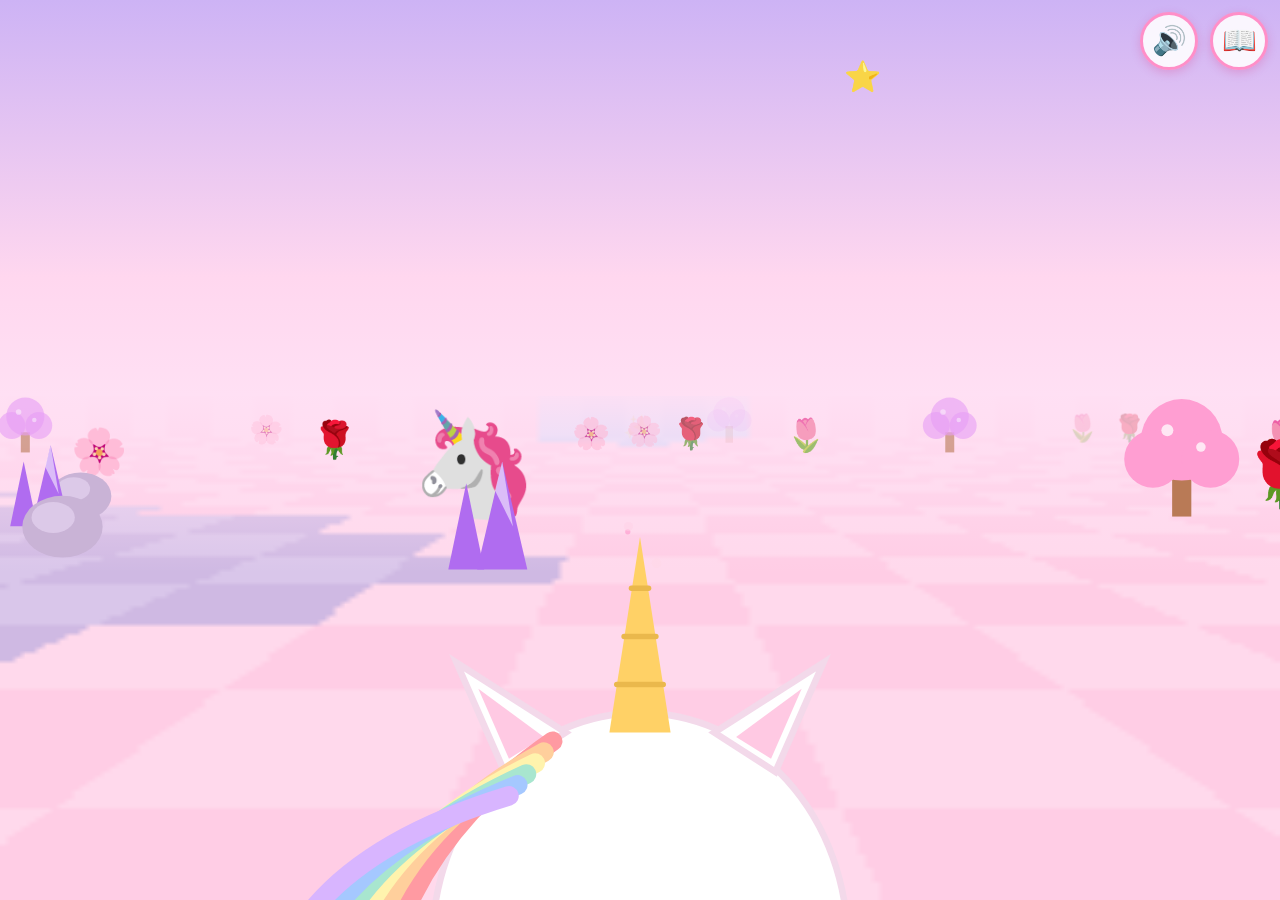
<file: index-v2-unicorn.html>
<!DOCTYPE html>
<html lang="en">
<head>
<meta charset="utf-8">
<meta name="viewport" content="width=device-width, initial-scale=1, maximum-scale=1, user-scalable=no, viewport-fit=cover">
<meta name="theme-color" content="#ff8fc8">
<title>Emmabug's Unicorn World</title>
<link rel="manifest" href="manifest.webmanifest">
<link rel="icon" href="icon.svg" type="image/svg+xml">
<style>
  * { margin:0; padding:0; box-sizing:border-box; -webkit-tap-highlight-color:transparent; }
  html,body { width:100%; height:100%; overflow:hidden; background:#ffd9ec; overscroll-behavior:none;
    font-family:system-ui,-apple-system,"Segoe UI",Roboto,sans-serif; }
  #c { display:block; width:100%; height:100%; touch-action:none; }

  .rbtn {
    position:fixed; width:58px; height:58px; border-radius:50%;
    border:3px solid #ff8fc8; background:rgba(255,255,255,.88);
    font-size:28px; line-height:1; display:flex; align-items:center; justify-content:center;
    box-shadow:0 3px 10px rgba(214,51,132,.25); z-index:10; user-select:none;
  }
  .rbtn:active { transform:scale(.92); }
  #bookBtn { top:calc(12px + env(safe-area-inset-top)); right:12px; }
  #muteBtn { top:calc(12px + env(safe-area-inset-top)); right:82px; }
  #bookBtn.pulse { animation:pulse 1s ease-in-out infinite; }
  @keyframes pulse { 0%,100%{transform:scale(1)} 50%{transform:scale(1.18); box-shadow:0 0 18px #ff8fc8;} }

  #hotbar {
    position:fixed; bottom:calc(10px + env(safe-area-inset-bottom)); left:50%; transform:translateX(-50%);
    display:flex; gap:8px; max-width:94vw; overflow-x:auto; padding:6px; z-index:10;
    scrollbar-width:none;
  }
  #hotbar::-webkit-scrollbar { display:none; }
  .slot {
    flex:0 0 auto; width:58px; height:58px; border-radius:16px;
    background:rgba(255,255,255,.85); border:3px solid #ffc2e0;
    font-size:30px; display:flex; align-items:center; justify-content:center;
    position:relative; user-select:none;
  }
  .slot.sel { border-color:#ff2d8d; background:#fff; transform:scale(1.12); box-shadow:0 0 14px #ff8fc8; }
  .slot .ct {
    position:absolute; bottom:-4px; right:-4px; background:#ff2d8d; color:#fff;
    font-size:13px; font-weight:700; min-width:22px; height:22px; border-radius:11px;
    display:flex; align-items:center; justify-content:center; padding:0 5px;
    border:2px solid #fff;
  }

  #book {
    position:fixed; inset:0; background:rgba(90,20,80,.45); z-index:20;
    display:flex; align-items:center; justify-content:center; padding:14px;
  }
  #book.hidden { display:none; }
  #bookPanel {
    background:linear-gradient(160deg,#ffe3f2,#f0dcff);
    border:4px solid #ff8fc8; border-radius:26px;
    width:min(520px,96vw); max-height:88vh; overflow-y:auto;
    padding:18px; box-shadow:0 10px 40px rgba(120,20,90,.4); position:relative;
  }
  #bookPanel h1 { text-align:center; font-size:30px; margin-bottom:6px; }
  #closeBook {
    position:sticky; top:0; float:right; width:52px; height:52px; border-radius:50%;
    border:3px solid #ff8fc8; background:#fff; font-size:22px; z-index:2;
  }
  .setrow { margin:14px 0 4px; font-size:24px; display:flex; align-items:center; gap:8px; }
  .setrow .star { font-size:26px; animation:spinstar 2.4s linear infinite; }
  @keyframes spinstar { 0%,100%{transform:rotate(-12deg) scale(1)} 50%{transform:rotate(12deg) scale(1.25)} }
  .setgrid { display:grid; grid-template-columns:repeat(auto-fill,minmax(72px,1fr)); gap:10px; }
  .sticker {
    background:rgba(255,255,255,.8); border:3px solid #ffc2e0; border-radius:18px;
    aspect-ratio:1; display:flex; flex-direction:column; align-items:center; justify-content:center;
    font-size:34px;
  }
  .sticker.found { border-color:#c77dff; background:#fff; box-shadow:0 2px 8px rgba(199,125,255,.35); }
  .sticker.mystery { opacity:.45; filter:grayscale(1); }
  .sticker .n { font-size:13px; font-weight:700; color:#b0338a; margin-top:2px; }

  #splash {
    position:fixed; top:16%; left:50%; transform:translateX(-50%);
    font-size:clamp(22px,6vw,42px); font-weight:800; color:#ff2d8d;
    text-shadow:0 2px 0 #fff, 0 4px 14px rgba(255,45,141,.4);
    z-index:15; pointer-events:none; white-space:nowrap;
    animation:splash 4.5s ease forwards;
  }
  @keyframes splash {
    0% { opacity:0; transform:translateX(-50%) scale(.6); }
    15% { opacity:1; transform:translateX(-50%) scale(1.05); }
    25% { transform:translateX(-50%) scale(1); }
    80% { opacity:1; }
    100% { opacity:0; transform:translateX(-50%) scale(1.1); }
  }
</style>
</head>
<body>
<canvas id="c"></canvas>
<button class="rbtn" id="muteBtn">🔊</button>
<button class="rbtn" id="bookBtn">📖</button>
<div id="hotbar"></div>
<div id="book" class="hidden">
  <div id="bookPanel">
    <button id="closeBook">❌</button>
    <h1>📖 💖 🦄</h1>
    <div id="bookSets"></div>
  </div>
</div>
<div id="splash">🦄✨ Emmabug's Unicorn World ✨🦄</div>

<script>
'use strict';
// ============================================================ setup
const $ = id => document.getElementById(id);
const canvas = $('c'), ctx = canvas.getContext('2d');
let W = 0, H = 0, DPR = 1, focal = 300, horizon = 200;
const FOV = 1.15; // ~66 degrees
function resize() {
  DPR = Math.min(window.devicePixelRatio || 1, 2);
  W = window.innerWidth; H = window.innerHeight;
  canvas.width = Math.round(W * DPR); canvas.height = Math.round(H * DPR);
  ctx.setTransform(DPR, 0, 0, DPR, 0, 0);
  focal = (W / 2) / Math.tan(FOV / 2);
  horizon = Math.round(H * 0.44);
}
window.addEventListener('resize', resize);
resize();

const CH = 16;          // chunk side in tiles
const CAMH = 1.05;      // unicorn eye height, in tiles
const REACH = 5.0;      // how far Emma can reach, in tiles

// ============================================================ deterministic noise
function h2i(x, y, s) {
  let n = Math.imul(x, 374761393) ^ Math.imul(y, 668265263) ^ Math.imul(s, 1013904223);
  n = Math.imul(n ^ (n >>> 13), 1274126177);
  return ((n ^ (n >>> 16)) >>> 0) / 4294967296;
}
function sm(t) { return t * t * (3 - 2 * t); }
function vnoise(x, y, s) {
  const xi = Math.floor(x), yi = Math.floor(y);
  const fx = sm(x - xi), fy = sm(y - yi);
  const a = h2i(xi, yi, s), b = h2i(xi + 1, yi, s);
  const c = h2i(xi, yi + 1, s), d = h2i(xi + 1, yi + 1, s);
  return a + (b - a) * fx + (c - a) * fy + (a - b - c + d) * fx * fy;
}

// ============================================================ items & sets
const ITEMS = {
  blossom:  { e:'🌸', n:'Blossom' },
  tulip:    { e:'🌷', n:'Tulip' },
  rose:     { e:'🌹', n:'Rose' },
  lavender: { e:'🪻', n:'Lavender' },
  wood:     { e:'🪵', n:'Pink Wood' },
  mushroom: { e:'🍄', n:'Mushroom' },
  rock:     { e:'🪨', n:'Rock' },
  brick:    { e:'🧱', n:'Brick' },
  gem:      { e:'💎', n:'Gem' },
  orb:      { e:'🔮', n:'Orb' },
  stardust: { e:'✨', n:'Stardust' },
  rainbow:  { e:'🌈', n:'Rainbow' },
  heart:    { e:'💗', n:'Heart' },
  cupcake:  { e:'🧁', n:'Cupcake' },
};
const SETS = [
  { name:'Flowers',   e:'🌸', items:['blossom','tulip','rose','lavender'] },
  { name:'Nature',    e:'🌳', items:['wood','mushroom','rock','brick'] },
  { name:'Gems',      e:'💎', items:['gem','orb','stardust'] },
  { name:'Treasures', e:'🌈', items:['rainbow','heart','cupcake'] },
];

// ============================================================ world / biomes
const WATER=0, MEADOW=1, LAV=2, FOREST=3, CANDY=4, MOUNT=5;
let seed = 0;

function biomeAt(x, y) {
  const e = vnoise(x/26, y/26, seed ^ 11) * 0.65 + vnoise(x/9, y/9, seed ^ 23) * 0.35;
  if (e < 0.30) return WATER;
  if (e > 0.76) return MOUNT;
  const b = vnoise(x/31, y/31, seed ^ 37);
  if (b < 0.25) return LAV;
  if (b < 0.52) return MEADOW;
  if (b < 0.78) return FOREST;
  return CANDY;
}

// decor types
const D_TREE=1, D_FLB=2, D_FLT=3, D_FLR=4, D_FLL=5, D_MUSH=6, D_ROCK=7,
      D_CRYS=8, D_SPARK=9, D_RAIN=10, D_HEARTD=11, D_CAKE=12;

const chunks = new Map();
function chunkAt(cx, cy) {
  const key = cx + ',' + cy;
  let ch = chunks.get(key);
  if (ch) return ch;
  const tiles = new Uint8Array(CH * CH);
  const decor = [];
  for (let j = 0; j < CH; j++) {
    for (let i = 0; i < CH; i++) {
      const x = cx * CH + i, y = cy * CH + j;
      const t = biomeAt(x, y);
      tiles[j * CH + i] = t;
      const r = h2i(x, y, seed ^ 101);
      const r2 = h2i(x, y, seed ^ 202);
      let d = 0;
      if (t === MEADOW) {
        if (r > 0.99975) d = D_RAIN;
        else if (r > 0.9990) d = D_HEARTD;
        else if (r < 0.055) d = r2 < 0.45 ? D_FLB : (r2 < 0.75 ? D_FLT : D_FLR);
        else if (r < 0.070) d = D_TREE;
      } else if (t === LAV) {
        if (r > 0.99975) d = D_RAIN;
        else if (r > 0.9990) d = D_HEARTD;
        else if (r < 0.095) d = D_FLL;
        else if (r < 0.112) d = D_FLT;
      } else if (t === FOREST) {
        if (r > 0.99975) d = D_RAIN;
        else if (r < 0.085) d = D_TREE;
        else if (r < 0.112) d = D_MUSH;
        else if (r < 0.128) d = D_FLB;
      } else if (t === CANDY) {
        if (r > 0.9997) d = D_RAIN;
        else if (r < 0.060) d = D_MUSH;
        else if (r < 0.078) d = D_ROCK;
        else if (r < 0.0815) d = D_CAKE;
      } else if (t === MOUNT) {
        if (r < 0.075) d = D_CRYS;
        else if (r < 0.115) d = D_ROCK;
      } else if (t === WATER) {
        if (r < 0.030) d = D_SPARK;
      }
      if (d) decor.push({
        x: x + 0.5 + (r2 - 0.5) * 0.3,
        y: y + 0.5 + (h2i(x, y, seed ^ 303) - 0.5) * 0.3,
        tx: x, ty: y, t: d, v: r2,
      });
    }
  }
  ch = { tiles, decor };
  chunks.set(key, ch);
  if (chunks.size > 220) pruneChunks();
  return ch;
}
function pruneChunks() {
  const pcx = Math.floor(player.x / CH), pcy = Math.floor(player.y / CH);
  for (const key of chunks.keys()) {
    const [cx, cy] = key.split(',').map(Number);
    if (Math.abs(cx - pcx) > 4 || Math.abs(cy - pcy) > 4) chunks.delete(key);
  }
}
function tileAt(x, y) {
  const cx = Math.floor(x / CH), cy = Math.floor(y / CH);
  const ch = chunkAt(cx, cy);
  return ch.tiles[(y - cy * CH) * CH + (x - cx * CH)];
}
function walkable(x, y) { return tileAt(Math.floor(x), Math.floor(y)) !== WATER; }

// ============================================================ state
const player = { x: 0, y: 0, ang: 0, walking: false };
let inv = {};
let removed = new Set();
let placed = new Map();
let discovered = new Set();
let selected = null;
let collectCount = 0;
let muted = false;
let dirty = false;
const particles = [];   // screen-space
const creatures = [];
let spriteHits = [];    // last frame's tappable sprites: {x,y,w,h,dist,decor?,creature?,pkey?}
let time = 0;

// ============================================================ save / load
const SAVE_KEY = 'emmabug-world-save';
function save() {
  try {
    localStorage.setItem(SAVE_KEY, JSON.stringify({
      seed, px: player.x, py: player.y, ang: player.ang, inv,
      removed: [...removed], placed: [...placed],
      discovered: [...discovered], collectCount, muted,
    }));
    dirty = false;
  } catch (e) {}
}
function load() {
  try {
    const raw = localStorage.getItem(SAVE_KEY);
    if (!raw) return false;
    const s = JSON.parse(raw);
    seed = s.seed; player.x = s.px; player.y = s.py; player.ang = s.ang || 0;
    inv = s.inv || {};
    removed = new Set(s.removed || []);
    placed = new Map(s.placed || []);
    discovered = new Set(s.discovered || []);
    collectCount = s.collectCount || 0;
    muted = !!s.muted;
    return true;
  } catch (e) { return false; }
}
setInterval(() => { if (dirty) save(); }, 3000);
document.addEventListener('visibilitychange', () => { if (document.hidden && dirty) save(); });

if (!load()) {
  seed = (Math.random() * 1e9) | 0;
  outer:
  for (let rr = 0; rr < 120; rr++) {
    for (let a = 0; a < 20; a++) {
      const x = Math.round(Math.cos(a / 20 * 6.283) * rr);
      const y = Math.round(Math.sin(a / 20 * 6.283) * rr);
      const b = biomeAt(x, y);
      if (b !== WATER && b !== MOUNT) { player.x = x + 0.5; player.y = y + 0.5; break outer; }
    }
  }
  dirty = true;
}

// ============================================================ sound
let AC = null;
function ac() {
  if (!AC) AC = new (window.AudioContext || window.webkitAudioContext)();
  if (AC.state === 'suspended') AC.resume();
  return AC;
}
function tone(f, dur, type, vol, delay, f2) {
  if (muted) return;
  try {
    const a = ac(), t0 = a.currentTime + (delay || 0);
    const o = a.createOscillator(), g = a.createGain();
    o.type = type; o.frequency.setValueAtTime(f, t0);
    if (f2) o.frequency.exponentialRampToValueAtTime(f2, t0 + dur);
    g.gain.setValueAtTime(0.0001, t0);
    g.gain.exponentialRampToValueAtTime(vol, t0 + 0.015);
    g.gain.exponentialRampToValueAtTime(0.0001, t0 + dur);
    o.connect(g); g.connect(a.destination);
    o.start(t0); o.stop(t0 + dur + 0.05);
  } catch (e) {}
}
const sPop    = () => tone(520, 0.13, 'triangle', 0.22, 0, 190);
const sChime  = () => { tone(880, 0.14, 'sine', 0.16); tone(1175, 0.18, 'sine', 0.16, 0.09); };
const sNew    = () => { tone(659, 0.12, 'sine', 0.17); tone(880, 0.12, 'sine', 0.17, 0.09);
                        tone(1109, 0.12, 'sine', 0.17, 0.18); tone(1319, 0.22, 'sine', 0.17, 0.27); };
const sPlace  = () => tone(300, 0.09, 'sine', 0.2, 0, 170);
const sHeart  = () => { tone(740, 0.1, 'sine', 0.14); tone(988, 0.13, 'sine', 0.14, 0.07); };
const sTick   = () => tone(500, 0.05, 'sine', 0.06);

// ============================================================ particles (screen space)
function sparkle(sx, sy, n, colors) {
  for (let i = 0; i < n; i++) {
    const a = Math.random() * 6.283, sp = 40 + Math.random() * 90;
    particles.push({
      x: sx, y: sy, vx: Math.cos(a) * sp, vy: Math.sin(a) * sp - 50,
      g: 120, life: 0, tl: 0.5 + Math.random() * 0.4,
      kind: 'dot', size: 2.5 + Math.random() * 3.5,
      color: colors[(Math.random() * colors.length) | 0],
    });
  }
}
function floatTxt(sx, sy, txt, size) {
  particles.push({ x: sx, y: sy, vx: 0, vy: -70, g: 0, life: 0, tl: 0.9, kind: 'txt', txt, size: size || 30 });
}
function heartBurst(sx, sy) {
  for (let i = 0; i < 7; i++) {
    particles.push({
      x: sx + (Math.random() - 0.5) * 30, y: sy,
      vx: (Math.random() - 0.5) * 50,
      vy: -50 - Math.random() * 60, g: 25, life: 0, tl: 1 + Math.random() * 0.4,
      kind: 'txt', txt: Math.random() < 0.5 ? '💕' : '💖', size: 18 + Math.random() * 14,
    });
  }
}
const PINKS = ['#ff8fc8','#ffd1e8','#c77dff','#fff','#ffe066'];

// ============================================================ creatures — unicorns everywhere!
const CTYPES = [
  { e:'🦄', w:0.35, size:0.75, kind:'baby' },      // little baby unicorn
  { e:'🦄', w:0.30, size:1.1,  kind:'unicorn' },
  { e:'🦄', w:0.15, size:1.45, kind:'queen' },     // big sparkly queen unicorn
  { e:'🦋', w:0.20, size:0.5,  kind:'butterfly' },
];
function spawnCreature() {
  const a = Math.random() * 6.283, d = 8 + Math.random() * 6;
  const x = player.x + Math.cos(a) * d, y = player.y + Math.sin(a) * d;
  let r = Math.random(), ct = CTYPES[0];
  for (const c of CTYPES) { r -= c.w; if (r <= 0) { ct = c; break; } }
  if (ct.kind !== 'butterfly' && !walkable(x, y)) return;
  creatures.push({
    x, y, type: ct, ang: Math.random() * 6.283,
    timer: Math.random() * 2, hop: 0, phase: Math.random() * 6.283,
  });
}
function updateCreatures(dt) {
  if (creatures.length < 9 && Math.random() < 0.035) spawnCreature();
  for (let i = creatures.length - 1; i >= 0; i--) {
    const c = creatures[i];
    const dx = c.x - player.x, dy = c.y - player.y;
    if (dx * dx + dy * dy > 500) { creatures.splice(i, 1); continue; }
    const k = c.type.kind;
    if (k === 'butterfly') {
      c.ang += (Math.random() - 0.5) * 3 * dt;
      c.x += Math.cos(c.ang) * 1.2 * dt;
      c.y += Math.sin(c.ang) * 1.2 * dt;
    } else if (k === 'baby') { // babies hop about playfully
      c.timer -= dt;
      if (c.timer <= 0) {
        if (c.hop > 0) { c.hop = 0; c.timer = 0.7 + Math.random() * 1.4; }
        else { c.hop = 1; c.ang = Math.random() * 6.283; c.timer = 0.5; }
      }
      if (c.hop) {
        const nx = c.x + Math.cos(c.ang) * 2.8 * dt, ny = c.y + Math.sin(c.ang) * 2.8 * dt;
        if (walkable(nx, ny)) { c.x = nx; c.y = ny; }
      }
    } else { // grown unicorns graze and wander
      c.timer -= dt;
      if (c.timer <= 0) { c.ang = Math.random() * 6.283; c.timer = 1.5 + Math.random() * 2.5; }
      const sp = k === 'queen' ? 0.6 : 0.9;
      const nx = c.x + Math.cos(c.ang) * sp * dt, ny = c.y + Math.sin(c.ang) * sp * dt;
      if (walkable(nx, ny)) { c.x = nx; c.y = ny; }
    }
  }
}

// ============================================================ inventory / hotbar
const hotbarEl = $('hotbar');
function addItem(type, n) {
  inv[type] = (inv[type] || 0) + n;
  if (!discovered.has(type)) {
    discovered.add(type);
    sNew();
    $('bookBtn').classList.add('pulse');
  }
  dirty = true;
  renderHotbar();
}
function renderHotbar() {
  hotbarEl.innerHTML = '';
  for (const type of Object.keys(ITEMS)) {
    const n = inv[type];
    if (!n) continue;
    const d = document.createElement('div');
    d.className = 'slot' + (selected === type ? ' sel' : '');
    d.innerHTML = ITEMS[type].e + '<span class="ct">' + n + '</span>';
    d.addEventListener('pointerdown', ev => {
      ev.stopPropagation();
      selected = (selected === type) ? null : type;
      sTick();
      renderHotbar();
    });
    hotbarEl.appendChild(d);
  }
}
renderHotbar();

// ============================================================ sticker book
const bookEl = $('book');
$('bookBtn').addEventListener('pointerdown', ev => {
  ev.stopPropagation();
  buildBook();
  bookEl.classList.remove('hidden');
  $('bookBtn').classList.remove('pulse');
  sChime();
});
$('closeBook').addEventListener('pointerdown', () => { bookEl.classList.add('hidden'); sTick(); });
bookEl.addEventListener('pointerdown', ev => { if (ev.target === bookEl) bookEl.classList.add('hidden'); });
function buildBook() {
  const host = $('bookSets');
  host.innerHTML = '';
  for (const set of SETS) {
    const complete = set.items.every(i => discovered.has(i));
    const row = document.createElement('div');
    row.className = 'setrow';
    row.innerHTML = set.e + (complete ? ' <span class="star">⭐</span>' : '');
    host.appendChild(row);
    const grid = document.createElement('div');
    grid.className = 'setgrid';
    for (const it of set.items) {
      const cell = document.createElement('div');
      if (discovered.has(it)) {
        cell.className = 'sticker found';
        cell.innerHTML = ITEMS[it].e + '<span class="n">×' + (inv[it] || 0) + '</span>';
      } else {
        cell.className = 'sticker mystery';
        cell.textContent = '❓';
      }
      grid.appendChild(cell);
    }
    host.appendChild(grid);
  }
}

// ============================================================ mute
const muteBtn = $('muteBtn');
function syncMute() { muteBtn.textContent = muted ? '🔇' : '🔊'; }
muteBtn.addEventListener('pointerdown', ev => {
  ev.stopPropagation();
  muted = !muted; dirty = true; syncMute();
  if (!muted) sChime();
});
syncMute();

// ============================================================ input
// left joystick: up = walk forward, left/right = turn (like driving)
const joy = { active: false, id: -1, ax: 0, ay: 0, dx: 0, dy: 0, moved: false, t0: 0 };
const keys = new Set();
window.addEventListener('keydown', e => keys.add(e.key));
window.addEventListener('keyup', e => keys.delete(e.key));

canvas.addEventListener('pointerdown', ev => {
  ac();
  const x = ev.clientX, y = ev.clientY;
  if (!joy.active && x < W * 0.5 && y > H * 0.45) {
    joy.active = true; joy.id = ev.pointerId;
    joy.ax = x; joy.ay = y; joy.dx = 0; joy.dy = 0;
    joy.moved = false; joy.t0 = performance.now();
  } else {
    interact(x, y);
  }
});
canvas.addEventListener('pointermove', ev => {
  if (joy.active && ev.pointerId === joy.id) {
    let dx = ev.clientX - joy.ax, dy = ev.clientY - joy.ay;
    const d = Math.hypot(dx, dy);
    if (d > 12) joy.moved = true;
    const max = 58;
    if (d > max) { dx = dx / d * max; dy = dy / d * max; }
    joy.dx = dx; joy.dy = dy;
  }
});
function joyEnd(ev) {
  if (joy.active && ev.pointerId === joy.id) {
    if (!joy.moved && performance.now() - joy.t0 < 350) interact(joy.ax, joy.ay);
    joy.active = false; joy.dx = 0; joy.dy = 0;
  }
}
canvas.addEventListener('pointerup', joyEnd);
canvas.addEventListener('pointercancel', joyEnd);
canvas.addEventListener('contextmenu', e => e.preventDefault());

// ============================================================ interactions
function dropsFor(t) {
  const out = [];
  const r = Math.random();
  switch (t) {
    case D_TREE:  out.push(['wood', 1 + (Math.random() < 0.5 ? 1 : 0)]);
                  if (r < 0.3) out.push(['blossom', 1]); break;
    case D_FLB:   out.push(['blossom', 1]); break;
    case D_FLT:   out.push(['tulip', 1]); break;
    case D_FLR:   out.push(['rose', 1]); break;
    case D_FLL:   out.push(['lavender', 1]); break;
    case D_MUSH:  out.push(['mushroom', 1]); if (r < 0.08) out.push(['cupcake', 1]); break;
    case D_ROCK:  out.push(['rock', 1]); if (r < 0.25) out.push(['brick', 1]); break;
    case D_CRYS:  out.push([r < 0.7 ? 'gem' : 'orb', 1]); break;
    case D_SPARK: out.push(['stardust', 1]); break;
    case D_RAIN:  out.push(['rainbow', 1]); break;
    case D_HEARTD:out.push(['heart', 1]); break;
    case D_CAKE:  out.push(['cupcake', 1]); break;
  }
  return out;
}

function decorNearTile(wx, wy, rad) {
  const cx0 = Math.floor((wx - 1) / CH), cx1 = Math.floor((wx + 1) / CH);
  const cy0 = Math.floor((wy - 1) / CH), cy1 = Math.floor((wy + 1) / CH);
  for (let cy = cy0; cy <= cy1; cy++) for (let cx = cx0; cx <= cx1; cx++) {
    for (const d of chunkAt(cx, cy).decor) {
      if (removed.has(d.tx + ',' + d.ty)) continue;
      const dx = d.x - wx, dy = d.y - wy;
      if (dx * dx + dy * dy < rad * rad) return d;
    }
  }
  return null;
}

function interact(sx, sy) {
  // 1. did she tap something on screen? (nearest first)
  let hit = null;
  for (const s of spriteHits) {
    if (sx >= s.x && sx <= s.x + s.w && sy >= s.y && sy <= s.y + s.h) {
      if (!hit || s.dist < hit.dist) hit = s;
    }
  }
  if (hit && hit.dist <= REACH) {
    const cx = hit.x + hit.w / 2, cy = hit.y + hit.h / 2;
    if (hit.creature) {
      heartBurst(cx, cy);
      sHeart();
      if (hit.creature.type.kind !== 'butterfly' && Math.random() < 0.2) {
        addItem('heart', 1);
        floatTxt(cx, cy - 20, '💗', 34);
      }
      return;
    }
    if (hit.decor) {
      const d = hit.decor;
      removed.add(d.tx + ',' + d.ty);
      dirty = true;
      collectCount++;
      for (const [item, n] of dropsFor(d.t)) {
        addItem(item, n);
        floatTxt(cx, cy - 10, ITEMS[item].e, 34);
      }
      sparkle(cx, cy, 14, PINKS);
      sPop();
      return;
    }
    if (hit.pkey) {
      const it = placed.get(hit.pkey);
      placed.delete(hit.pkey);
      addItem(it, 1);
      floatTxt(cx, cy - 10, ITEMS[it].e, 32);
      sparkle(cx, cy, 10, PINKS);
      sPop();
      return;
    }
  }
  // 2. tapped open ground → place selected item there
  if (sy > horizon + 8) {
    const dist = CAMH * focal / (sy - horizon);
    if (dist <= REACH && selected && inv[selected] > 0) {
      const side = (sx - W / 2) / focal * dist;
      const ca = Math.cos(player.ang), sa = Math.sin(player.ang);
      const wx = player.x + ca * dist - sa * side;
      const wy = player.y + sa * dist + ca * side;
      const tx = Math.floor(wx), ty = Math.floor(wy);
      if (tileAt(tx, ty) !== WATER && !placed.has(tx + ',' + ty) && !decorNearTile(tx + 0.5, ty + 0.5, 0.6)) {
        placed.set(tx + ',' + ty, selected);
        inv[selected]--;
        if (inv[selected] <= 0) { delete inv[selected]; selected = null; }
        dirty = true;
        renderHotbar();
        sparkle(sx, sy, 10, PINKS);
        sPlace();
        return;
      }
    }
  }
  // 3. nothing there — tiny happy poof so every tap feels alive
  sparkle(sx, sy, 4, ['#ffd1e8', '#fff']);
}

// ============================================================ update
function update(dt) {
  time += dt;
  let turn = 0, fwd = 0;
  if (joy.active) { turn = joy.dx / 58; fwd = -joy.dy / 58; }
  if (keys.has('ArrowLeft') || keys.has('a')) turn -= 1;
  if (keys.has('ArrowRight') || keys.has('d')) turn += 1;
  if (keys.has('ArrowUp') || keys.has('w')) fwd += 1;
  if (keys.has('ArrowDown') || keys.has('s')) fwd -= 1;
  turn = Math.max(-1, Math.min(1, turn));
  fwd = Math.max(-1, Math.min(1, fwd));
  player.ang += turn * 2.3 * dt;
  player.walking = Math.abs(fwd) > 0.12;
  if (player.walking) {
    const sp = fwd * 4.0 * dt;
    const mx = Math.cos(player.ang) * sp, my = Math.sin(player.ang) * sp;
    const r = 0.28;
    const nx = player.x + mx;
    if (walkable(nx - r, player.y - r) && walkable(nx + r, player.y - r) &&
        walkable(nx - r, player.y + r) && walkable(nx + r, player.y + r)) player.x = nx;
    const ny = player.y + my;
    if (walkable(player.x - r, ny - r) && walkable(player.x + r, ny - r) &&
        walkable(player.x - r, ny + r) && walkable(player.x + r, ny + r)) player.y = ny;
    dirty = true;
  }
  if (Math.abs(turn) > 0.1) dirty = true;
  updateCreatures(dt);
  for (let i = particles.length - 1; i >= 0; i--) {
    const p = particles[i];
    p.life += dt;
    if (p.life > p.tl) { particles.splice(i, 1); continue; }
    p.vy += p.g * dt;
    p.x += p.vx * dt; p.y += p.vy * dt;
  }
}

// ============================================================ first-person rendering
// ground palette: [r,g,b] x 2 shades per tile type (checkerboard shading)
const PAL = [
  [[197,221,255],[186,213,252]],  // water
  [[255,217,236],[255,205,229]],  // meadow
  [[230,212,245],[221,199,240]],  // lavender
  [[240,198,238],[233,185,231]],  // forest
  [[255,227,240],[255,216,234]],  // candy
  [[217,198,234],[207,185,227]],  // mountain
];
const GW = 176, GH = 110;
const gcan = document.createElement('canvas');
gcan.width = GW; gcan.height = GH;
const gctx = gcan.getContext('2d');
const gimg = gctx.createImageData(GW, GH);
const MAXDIST = 24;

function drawGround() {
  const groundH = H - horizon;
  const ca = Math.cos(player.ang), sa = Math.sin(player.ang);
  const tanH = Math.tan(FOV / 2);
  const data = gimg.data;
  let lcx = 1e9, lcy = 1e9, lch = null;
  for (let r = 0; r < GH; r++) {
    const sy = horizon + ((r + 0.7) / GH) * groundH;
    let dist = CAMH * focal / (sy - horizon);
    if (dist > MAXDIST) dist = MAXDIST;
    // world position of leftmost ray at this distance, stepping right per column
    let wx = player.x + (ca + sa * tanH) * dist;
    let wy = player.y + (sa - ca * tanH) * dist;
    const stepx = (-2 * sa * tanH * dist) / GW;
    const stepy = (2 * ca * tanH * dist) / GW;
    let o = r * GW * 4;
    for (let c = 0; c < GW; c++) {
      const tx = Math.floor(wx), ty = Math.floor(wy);
      const ccx = tx >> 4, ccy = ty >> 4;
      if (ccx !== lcx || ccy !== lcy) { lch = chunkAt(ccx, ccy); lcx = ccx; lcy = ccy; }
      const t = lch.tiles[(ty - (ccy << 4)) * CH + (tx - (ccx << 4))];
      const col = PAL[t][(tx ^ ty) & 1];
      data[o] = col[0]; data[o + 1] = col[1]; data[o + 2] = col[2]; data[o + 3] = 255;
      o += 4;
      wx += stepx; wy += stepy;
    }
  }
  gctx.putImageData(gimg, 0, 0);
  ctx.drawImage(gcan, 0, horizon, W, groundH);
  // distance fog melts into the sky
  const fog = ctx.createLinearGradient(0, horizon, 0, horizon + groundH * 0.35);
  fog.addColorStop(0, 'rgba(255,224,244,0.95)');
  fog.addColorStop(1, 'rgba(255,224,244,0)');
  ctx.fillStyle = fog;
  ctx.fillRect(0, horizon, W, groundH * 0.35);
}

function drawSky() {
  const g = ctx.createLinearGradient(0, 0, 0, horizon);
  g.addColorStop(0, '#cdb3f5');
  g.addColorStop(0.7, '#ffd7ef');
  g.addColorStop(1, '#ffe0f4');
  ctx.fillStyle = g;
  ctx.fillRect(0, 0, W, horizon);
  // clouds + a far-off rainbow drift past as she turns
  ctx.textAlign = 'center'; ctx.textBaseline = 'middle';
  const skyThings = [
    { a: 0.9,  y: 0.55, e: '🌈', s: 92, drift: 0 },
    { a: 2.1,  y: 0.30, e: '☁️', s: 54, drift: 0.02 },
    { a: 3.6,  y: 0.42, e: '☁️', s: 44, drift: 0.013 },
    { a: 5.2,  y: 0.25, e: '☁️', s: 60, drift: 0.017 },
    { a: 0.2,  y: 0.20, e: '⭐', s: 30, drift: 0 },
  ];
  for (const th of skyThings) {
    let da = (th.a + time * th.drift - player.ang) % 6.283;
    if (da > 3.1416) da -= 6.283;
    if (da < -3.1416) da += 6.283;
    if (Math.abs(da) > FOV * 0.9) continue;
    ctx.font = th.s + 'px sans-serif';
    ctx.globalAlpha = 0.9;
    ctx.fillText(th.e, W / 2 + (da / (FOV / 2)) * (W / 2), horizon * th.y);
    ctx.globalAlpha = 1;
  }
}

// draws one decor object at origin in ~46px-per-tile units (scaled by caller)
function drawDecorShape(d) {
  const t = d.t;
  if (t === D_TREE) {
    ctx.fillStyle = '#b97a56';
    ctx.fillRect(-4, -16, 8, 18);
    ctx.fillStyle = d.v < 0.5 ? '#ff9ed2' : '#e79ef5';
    ctx.beginPath(); ctx.arc(0, -30, 17, 0, 6.283); ctx.fill();
    ctx.beginPath(); ctx.arc(-12, -22, 12, 0, 6.283); ctx.fill();
    ctx.beginPath(); ctx.arc(12, -22, 12, 0, 6.283); ctx.fill();
    ctx.fillStyle = 'rgba(255,255,255,.75)';
    ctx.beginPath(); ctx.arc(-6, -34, 2.5, 0, 6.283); ctx.fill();
    ctx.beginPath(); ctx.arc(8, -27, 2, 0, 6.283); ctx.fill();
  } else if (t === D_CRYS) {
    ctx.fillStyle = d.v < 0.5 ? '#b06cf0' : '#e05ad0';
    ctx.beginPath(); ctx.moveTo(-10, 0); ctx.lineTo(-5, -24); ctx.lineTo(0, 0); ctx.closePath(); ctx.fill();
    ctx.beginPath(); ctx.moveTo(-2, 0); ctx.lineTo(5, -30); ctx.lineTo(12, 0); ctx.closePath(); ctx.fill();
    ctx.fillStyle = 'rgba(255,255,255,.55)';
    ctx.beginPath(); ctx.moveTo(3, -22); ctx.lineTo(5, -30); ctx.lineTo(8, -12); ctx.closePath(); ctx.fill();
  } else if (t === D_ROCK) {
    ctx.fillStyle = '#c9b3d6';
    ctx.beginPath(); ctx.ellipse(0, -6, 13, 10, 0, 0, 6.283); ctx.fill();
    ctx.fillStyle = '#dcc9e8';
    ctx.beginPath(); ctx.ellipse(-3, -9, 7, 5, 0, 0, 6.283); ctx.fill();
  } else if (t === D_SPARK) {
    ctx.globalAlpha *= 0.6 + 0.4 * Math.sin(time * 4 + d.v * 20);
    ctx.font = '24px sans-serif'; ctx.textAlign = 'center'; ctx.textBaseline = 'alphabetic';
    ctx.fillText('✨', 0, -8);
  } else {
    const em = { [D_FLB]:'🌸', [D_FLT]:'🌷', [D_FLR]:'🌹', [D_FLL]:'🪻',
                 [D_MUSH]:'🍄', [D_RAIN]:'🌈', [D_HEARTD]:'💗', [D_CAKE]:'🧁' }[t];
    const big = (t === D_RAIN);
    const bob = (t === D_RAIN || t === D_HEARTD) ? Math.sin(time * 3 + d.v * 9) * 4 : 0;
    ctx.font = (big ? 36 : 27) + 'px sans-serif';
    ctx.textAlign = 'center'; ctx.textBaseline = 'alphabetic';
    ctx.fillText(em, 0, -6 + bob);
  }
}

// Emma's own unicorn nose, horn and rainbow mane at the bottom of the view
const MANE = ['#ff9aa2','#ffcf9c','#fff3ad','#a8e6cf','#a5c8ff','#d8b5ff'];
function drawSelf() {
  const bob = player.walking ? Math.sin(time * 10) * 7 : Math.sin(time * 1.6) * 2.5;
  const cx = W / 2, base = H + 40 + bob;
  const s = Math.min(W, H) / 412;   // scale with screen
  // head (seen from behind, at bottom of view)
  ctx.fillStyle = '#fff';
  ctx.beginPath(); ctx.ellipse(cx, base, 95 * s, 105 * s, 0, 3.1416, 0); ctx.fill();
  ctx.strokeStyle = '#f3d9ea'; ctx.lineWidth = 3 * s;
  ctx.beginPath(); ctx.ellipse(cx, base, 95 * s, 105 * s, 0, 3.1416, 0); ctx.stroke();
  // ears
  ctx.fillStyle = '#fff';
  for (const side of [-1, 1]) {
    ctx.beginPath();
    ctx.moveTo(cx + side * 62 * s, base - 78 * s);
    ctx.lineTo(cx + side * 84 * s, base - 128 * s);
    ctx.lineTo(cx + side * 34 * s, base - 96 * s);
    ctx.closePath(); ctx.fill(); ctx.stroke();
    ctx.fillStyle = '#ffc9e3';
    ctx.beginPath();
    ctx.moveTo(cx + side * 60 * s, base - 84 * s);
    ctx.lineTo(cx + side * 74 * s, base - 116 * s);
    ctx.lineTo(cx + side * 44 * s, base - 94 * s);
    ctx.closePath(); ctx.fill();
    ctx.fillStyle = '#fff';
  }
  // golden horn
  ctx.fillStyle = '#ffd166';
  ctx.beginPath();
  ctx.moveTo(cx - 14 * s, base - 96 * s);
  ctx.lineTo(cx, base - 185 * s - bob * 0.5);
  ctx.lineTo(cx + 14 * s, base - 96 * s);
  ctx.closePath(); ctx.fill();
  ctx.strokeStyle = '#eab84c'; ctx.lineWidth = 2.5 * s;
  for (let i = 1; i <= 3; i++) {
    const yy = base - 96 * s - i * 22 * s;
    const ww = 14 * s * (1 - i * 0.24);
    ctx.beginPath(); ctx.moveTo(cx - ww, yy); ctx.lineTo(cx + ww, yy); ctx.stroke();
  }
  // rainbow mane flowing down the left side
  ctx.lineWidth = 9 * s; ctx.lineCap = 'round';
  for (let i = 0; i < MANE.length; i++) {
    ctx.strokeStyle = MANE[i];
    const off = i * 10 * s;
    ctx.beginPath();
    ctx.moveTo(cx - 40 * s - off * 0.4, base - 92 * s + off * 0.5);
    ctx.quadraticCurveTo(
      cx - 110 * s - off, base - 40 * s + Math.sin(time * 3 + i) * 6 * s,
      cx - 120 * s - off, base + 30 * s);
    ctx.stroke();
  }
  // occasional sparkle off the horn
  if (Math.random() < 0.06) sparkle(cx + (Math.random() - 0.5) * 20, base - 180 * s, 2, PINKS);
}

function draw() {
  drawSky();
  drawGround();

  // ---- billboard sprites (far to near)
  const ca = Math.cos(player.ang), sa = Math.sin(player.ang);
  const tanH = Math.tan(FOV / 2);
  const sprites = [];
  const pcx = Math.floor(player.x / CH), pcy = Math.floor(player.y / CH);
  for (let cy = pcy - 2; cy <= pcy + 2; cy++) for (let cx = pcx - 2; cx <= pcx + 2; cx++) {
    for (const d of chunkAt(cx, cy).decor) {
      if (removed.has(d.tx + ',' + d.ty)) continue;
      const dx = d.x - player.x, dy = d.y - player.y;
      const fwd = dx * ca + dy * sa;
      if (fwd < 0.3 || fwd > MAXDIST) continue;
      const side = -dx * sa + dy * ca;
      if (Math.abs(side) > fwd * tanH * 1.5 + 2) continue;
      sprites.push({ fwd, side, decor: d });
    }
  }
  for (const [key, it] of placed) {
    const [tx, ty] = key.split(',').map(Number);
    const dx = tx + 0.5 - player.x, dy = ty + 0.5 - player.y;
    const fwd = dx * ca + dy * sa;
    if (fwd < 0.3 || fwd > MAXDIST) continue;
    const side = -dx * sa + dy * ca;
    if (Math.abs(side) > fwd * tanH * 1.5 + 2) continue;
    sprites.push({ fwd, side, pkey: key, item: it });
  }
  for (const c of creatures) {
    const dx = c.x - player.x, dy = c.y - player.y;
    const fwd = dx * ca + dy * sa;
    if (fwd < 0.3 || fwd > MAXDIST) continue;
    const side = -dx * sa + dy * ca;
    if (Math.abs(side) > fwd * tanH * 1.5 + 2) continue;
    sprites.push({ fwd, side, creature: c });
  }
  sprites.sort((a, b) => b.fwd - a.fwd);

  spriteHits = [];
  let hintTarget = null;
  for (const sp of sprites) {
    const sx = W / 2 + (sp.side / sp.fwd) * focal;
    const gy = horizon + (CAMH * focal) / sp.fwd;
    const k = (focal / sp.fwd) / 46;
    const alpha = sp.fwd > 16 ? Math.max(0, 1 - (sp.fwd - 16) / 8) : 1;
    if (alpha <= 0.02) continue;
    ctx.save();
    ctx.globalAlpha = alpha;
    ctx.translate(sx, gy);
    ctx.scale(k, k);
    if (sp.decor) {
      drawDecorShape(sp.decor);
    } else if (sp.pkey) {
      ctx.font = '30px sans-serif'; ctx.textAlign = 'center'; ctx.textBaseline = 'alphabetic';
      ctx.fillText(ITEMS[sp.item].e, 0, -4);
    } else {
      const c = sp.creature;
      const bobc = c.type.kind === 'butterfly' ? Math.sin(time * 6 + c.phase) * 8 - 18
                 : (c.hop ? -Math.abs(Math.sin(time * 12)) * 10 : 0);
      ctx.font = Math.round(40 * c.type.size) + 'px sans-serif';
      ctx.textAlign = 'center'; ctx.textBaseline = 'alphabetic';
      // unicorn emoji faces left; flip so she walks her own way
      if (Math.cos(c.ang) > 0 && c.type.kind !== 'butterfly') ctx.scale(-1, 1);
      ctx.fillText(c.type.e, 0, -4 + bobc);
      if (c.type.kind === 'queen' && Math.random() < 0.1)
        particles.push({ x: sx + (Math.random() - 0.5) * 60 * k, y: gy - 30 * k, vx: 0, vy: -30,
                         g: 0, life: 0, tl: 0.6, kind: 'dot', size: 3, color: '#fff' });
    }
    ctx.restore();
    // tappable region (screen space)
    const wpx = 50 * k, hpx = 70 * k;
    const rect = { x: sx - wpx / 2, y: gy - hpx, w: wpx, h: hpx + 10 * k,
                   dist: sp.fwd, decor: sp.decor, creature: sp.creature, pkey: sp.pkey };
    spriteHits.push(rect);
    if (sp.decor && sp.fwd <= REACH && (!hintTarget || sp.fwd < hintTarget.dist)) hintTarget = rect;
  }
  spriteHits.reverse(); // nearest first for hit-testing

  // hint finger for brand-new explorers
  if (collectCount < 3 && hintTarget) {
    ctx.font = '34px sans-serif'; ctx.textAlign = 'center'; ctx.textBaseline = 'middle';
    ctx.fillText('👇', hintTarget.x + hintTarget.w / 2, hintTarget.y - 22 + Math.sin(time * 5) * 7);
  }

  drawSelf();

  // particles on top
  for (const p of particles) {
    const a = 1 - p.life / p.tl;
    ctx.globalAlpha = Math.max(0, a);
    if (p.kind === 'dot') {
      ctx.fillStyle = p.color;
      ctx.beginPath(); ctx.arc(p.x, p.y, p.size, 0, 6.283); ctx.fill();
    } else {
      ctx.font = p.size + 'px sans-serif';
      ctx.textAlign = 'center'; ctx.textBaseline = 'middle';
      ctx.fillText(p.txt, p.x, p.y);
    }
  }
  ctx.globalAlpha = 1;

  // joystick
  if (joy.active) {
    ctx.fillStyle = 'rgba(255,255,255,.30)';
    ctx.beginPath(); ctx.arc(joy.ax, joy.ay, 58, 0, 6.283); ctx.fill();
    ctx.strokeStyle = 'rgba(255,143,200,.8)'; ctx.lineWidth = 3;
    ctx.beginPath(); ctx.arc(joy.ax, joy.ay, 58, 0, 6.283); ctx.stroke();
    ctx.fillStyle = 'rgba(255,95,162,.85)';
    ctx.beginPath(); ctx.arc(joy.ax + joy.dx, joy.ay + joy.dy, 26, 0, 6.283); ctx.fill();
  }
}

// ============================================================ main loop
let last = performance.now();
function frame(now) {
  const dt = Math.min((now - last) / 1000, 0.05);
  last = now;
  update(dt);
  draw();
  requestAnimationFrame(frame);
}
requestAnimationFrame(frame);

// ============================================================ pwa
if ('serviceWorker' in navigator && location.protocol === 'https:') {
  navigator.serviceWorker.register('sw.js').catch(() => {});
}
</script>
</body>
</html>
</file>
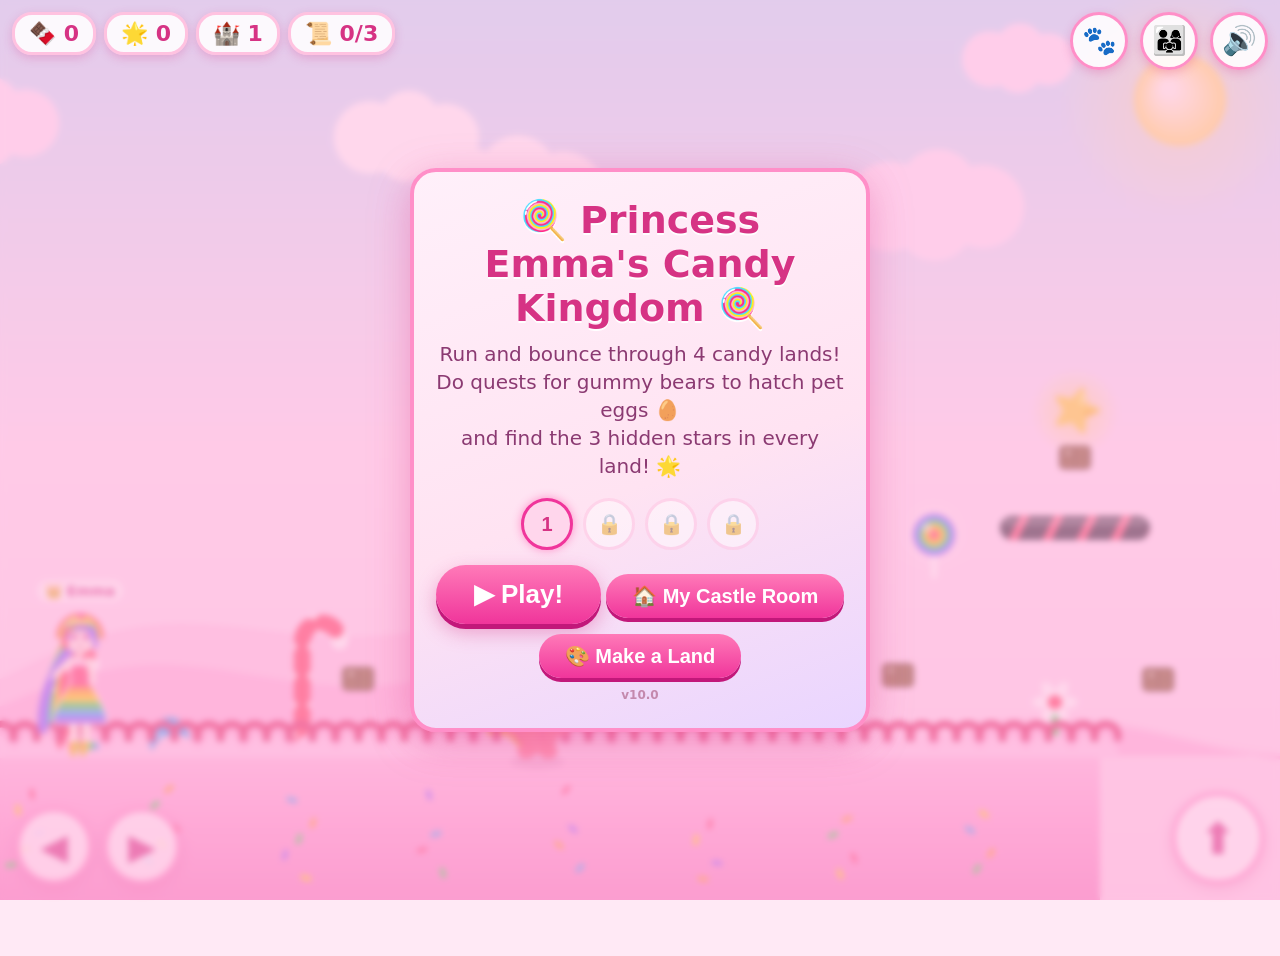
<file: candy/classic.html>
<!DOCTYPE html>
<html lang="en">
<head>
<meta charset="utf-8">
<meta name="viewport" content="width=device-width, initial-scale=1, maximum-scale=1, user-scalable=no, viewport-fit=cover">
<meta name="theme-color" content="#ffd6ec">
<title>Emmabug's Candy Kingdom</title>
<link rel="manifest" href="manifest.webmanifest">
<link rel="icon" href="icon.svg" type="image/svg+xml">
<link rel="apple-touch-icon" href="icon.svg">
<meta name="apple-mobile-web-app-capable" content="yes">
<meta name="apple-mobile-web-app-status-bar-style" content="default">
<meta name="apple-mobile-web-app-title" content="Emmabug Candy">
<style>
  * { margin:0; padding:0; box-sizing:border-box; -webkit-tap-highlight-color:transparent; }
  html,body { width:100%; height:100%; overflow:hidden; background:#ffe9f5; overscroll-behavior:none;
    font-family:system-ui,-apple-system,"Segoe UI",Roboto,sans-serif;
    user-select:none; -webkit-user-select:none; -webkit-touch-callout:none; }
  #c { display:block; width:100%; height:100%; touch-action:none; }

  .rbtn {
    position:fixed; width:58px; height:58px; border-radius:50%;
    border:3px solid #ff8fc8; background:rgba(255,255,255,.88);
    font-size:28px; line-height:1; display:flex; align-items:center; justify-content:center;
    box-shadow:0 3px 10px rgba(214,51,132,.25); z-index:22; user-select:none;
  }
  /* z 22: above the start/win overlay (20) so rooms can be joined from the
     start screen; below the mp/pet panels (30) */
  .rbtn:active { transform:scale(.92); }
  .rbtn.pulse { animation:pulse 1s ease-in-out infinite; }
  @keyframes pulse { 0%,100%{transform:scale(1)} 50%{transform:scale(1.16); box-shadow:0 0 16px #ff8fc8;} }
  #muteBtn { top:calc(12px + env(safe-area-inset-top)); right:12px; }
  #mpBtn { top:calc(12px + env(safe-area-inset-top)); right:82px; }
  #petBtn { top:calc(12px + env(safe-area-inset-top)); right:152px; }
  #furnBtn { top:calc(12px + env(safe-area-inset-top)); right:222px; }
  .rbtn.hidden { display:none; }
  #roomBtn, #buildBtn { width:auto; margin:10px auto 0; padding:10px 26px; font-size:clamp(16px,4vw,20px);
    display:inline-block; }
  #snapBtn {
    left:calc(16px + env(safe-area-inset-left)); bottom:calc(108px + env(safe-area-inset-bottom));
    width:56px; height:56px; font-size:24px;
  }
  #buildBar {
    position:fixed; bottom:calc(14px + env(safe-area-inset-bottom)); left:50%; transform:translateX(-50%);
    display:flex; gap:8px; z-index:24; background:rgba(255,255,255,.5); padding:8px;
    border-radius:22px; max-width:96vw; overflow-x:auto; scrollbar-width:none;
  }
  #buildBar.hidden { display:none; }
  .bSlot {
    flex:0 0 auto; width:56px; height:56px; border-radius:16px; background:rgba(255,255,255,.9);
    border:3px solid #ffc2e0; font-size:28px; display:flex; align-items:center; justify-content:center;
    user-select:none; touch-action:manipulation; cursor:pointer;
  }
  .bSlot.sel { border-color:#f0359b; background:#ffd6ec; transform:scale(1.08); }
  #bPlay { border-color:#3ddc55; }

  .rxn {
    position:fixed; right:calc(124px + env(safe-area-inset-right));
    width:54px; height:54px; border-radius:50%;
    border:3px solid #ffc2e0; background:rgba(255,255,255,.85);
    font-size:26px; display:flex; align-items:center; justify-content:center;
    box-shadow:0 3px 10px rgba(214,51,132,.25); z-index:10;
    user-select:none; touch-action:manipulation;
  }
  .rxn:active { transform:scale(1.15); background:#ffd6ec; }
  .rxn.hidden { display:none; }
  #rx0 { bottom:calc(20px + env(safe-area-inset-bottom)); }
  #rx1 { bottom:calc(82px + env(safe-area-inset-bottom)); }
  #rx2 { bottom:calc(144px + env(safe-area-inset-bottom)); }
  #roomPill.hidden { display:none; }

  #mpOverlay, #petOverlay, #wishOverlay, #furnOverlay {
    position:fixed; inset:0; z-index:30; display:flex; align-items:center; justify-content:center;
    background:rgba(180,120,220,.45); backdrop-filter:blur(3px); padding:16px;
  }
  #mpOverlay.hidden, #petOverlay.hidden, #wishOverlay.hidden, #furnOverlay.hidden { display:none; }
  #mpBox, #petBox, #wishBox, #furnBox {
    background:linear-gradient(160deg,#fff0fa,#ffe3f2 55%,#e9d5ff);
    border:4px solid #ff8fc8; border-radius:26px; text-align:center;
    width:min(430px,94vw); max-height:88vh; overflow-y:auto;
    padding:22px 18px; box-shadow:0 10px 40px rgba(214,51,132,.35); position:relative;
  }
  #mpBox h1, #petBox h1, #wishBox h1, #furnBox h1 { font-size:clamp(24px,5.5vw,32px); color:#d63384; margin:0 26px 10px; text-shadow:0 2px 0 #fff; }
  #mpBox p, #petBox p, #wishBox p, #furnBox p { font-size:clamp(15px,3.8vw,18px); color:#8b3a72; margin-bottom:12px; line-height:1.4; }
  .petCell { font-size:26px; line-height:1.25; }
  #tabRow { display:flex; gap:8px; justify-content:center; margin-bottom:12px; }
  .tabBtn {
    border:3px solid #ffc2e0; background:#fff; border-radius:18px; padding:8px 16px;
    font-size:16px; font-weight:800; color:#8b3a72; cursor:pointer;
  }
  .tabBtn.sel { border-color:#f0359b; background:#ffd6ec; }
  .wishRow {
    display:flex; align-items:center; gap:10px; text-align:left;
    background:rgba(255,255,255,.7); border:3px solid #ffc2e0; border-radius:16px;
    padding:10px 14px; margin-bottom:10px; font-size:17px; font-weight:700; color:#8b3a72;
  }
  .wishRow.done { border-color:#3ddc55; background:#eafff0; }
  .wishRow .we { font-size:26px; }
  .wishRow .wp { margin-left:auto; font-weight:900; color:#d63384; white-space:nowrap; }
  #lvlRow { display:flex; justify-content:center; gap:10px; margin-bottom:14px; }
  #lvlRow.hidden { display:none; }
  .lvlBtn {
    width:52px; height:52px; border-radius:50%; border:3px solid #ffc2e0; background:#fff;
    font-size:20px; font-weight:900; color:#d63384; cursor:pointer;
  }
  .lvlBtn.sel { border-color:#f0359b; background:#ffd6ec; box-shadow:0 0 10px #ff8fc8; }
  .lvlBtn.lock { opacity:.45; }
  .mpMsg { font-weight:800; color:#c2187a !important; }
  .mpX {
    position:absolute; top:10px; right:10px; width:44px; height:44px; border-radius:50%;
    border:3px solid #ff8fc8; background:#fff; font-size:18px; cursor:pointer;
  }
  #nameGrid { display:grid; grid-template-columns:repeat(4,1fr); gap:8px; margin-bottom:14px; }
  .nameBtn {
    border:3px solid #ffc2e0; background:#fff; border-radius:14px;
    font-size:15px; font-weight:800; color:#8b3a72; padding:7px 2px; cursor:pointer; line-height:1.5;
  }
  .nameBtn.sel { border-color:#f0359b; background:#ffd6ec; box-shadow:0 0 10px #ff8fc8; }
  .mpBtn2 {
    display:block; width:100%; margin:8px 0; font-size:clamp(17px,4.5vw,21px); font-weight:900;
    color:#fff; border:none; cursor:pointer; background:linear-gradient(180deg,#ff7ab8,#f0359b);
    border-radius:30px; padding:12px; box-shadow:0 4px 0 #c2187a;
  }
  .mpBtn2:active { transform:translateY(2px); box-shadow:0 2px 0 #c2187a; }
  .joinRow { display:flex; gap:8px; }
  .joinRow .mpBtn2 { width:auto; flex:1; }
  #codeIn {
    flex:1; min-width:0; font-size:26px; font-weight:900; text-align:center;
    text-transform:uppercase; letter-spacing:.3em; border:3px solid #ffc2e0;
    border-radius:16px; color:#d63384; background:#fff; padding:8px;
  }
  .bigCode {
    font-size:44px; font-weight:900; letter-spacing:.25em; color:#d63384; background:#fff;
    border:3px dashed #ff8fc8; border-radius:16px; padding:8px 0 8px .25em; margin-bottom:12px;
  }

  #hud {
    position:fixed; top:calc(12px + env(safe-area-inset-top)); left:12px; z-index:22;
    display:flex; gap:8px; align-items:center;   /* z 22: tappable above the start overlay, like .rbtn */
  }
  .pill {
    background:rgba(255,255,255,.88); border:3px solid #ffc2e0; border-radius:20px;
    padding:6px 14px; font-size:22px; font-weight:800; color:#d63384;
    box-shadow:0 3px 10px rgba(214,51,132,.25); user-select:none;
  }

  .padBtn {
    position:fixed; bottom:calc(16px + env(safe-area-inset-bottom));
    width:76px; height:76px; border-radius:50%;
    border:4px solid #ff8fc8; background:rgba(255,255,255,.82);
    font-size:36px; display:flex; align-items:center; justify-content:center;
    box-shadow:0 4px 14px rgba(214,51,132,.3); z-index:10; user-select:none;
    color:#d63384; font-weight:900; touch-action:none;
  }
  .padBtn.held { background:#ffd6ec; transform:scale(.94); }
  #leftBtn  { left:calc(16px + env(safe-area-inset-left)); }
  #rightBtn { left:calc(104px + env(safe-area-inset-left)); }
  #jumpBtn  { right:calc(16px + env(safe-area-inset-right)); width:92px; height:92px; font-size:44px; }

  #overlay {
    position:fixed; inset:0; z-index:20; display:flex; align-items:center; justify-content:center;
    background:rgba(255,182,220,.55); backdrop-filter:blur(3px); padding:16px;
  }
  #overlay.hidden { display:none; }
  #panel {
    background:linear-gradient(160deg,#fff0fa,#ffe3f2 55%,#e9d5ff);
    border:4px solid #ff8fc8; border-radius:26px; text-align:center;
    width:min(460px,94vw); padding:26px 20px; box-shadow:0 10px 40px rgba(214,51,132,.35);
  }
  #panel h1 { font-size:clamp(26px,6vw,38px); color:#d63384; margin-bottom:10px;
    text-shadow:0 2px 0 #fff; }
  #panel p { font-size:clamp(16px,4vw,20px); color:#8b3a72; margin-bottom:18px; line-height:1.4; }
  #bigBtn {
    font-size:clamp(20px,5vw,26px); font-weight:900; color:#fff; border:none; cursor:pointer;
    background:linear-gradient(180deg,#ff7ab8,#f0359b); border-radius:40px; padding:14px 38px;
    box-shadow:0 5px 0 #c2187a, 0 8px 20px rgba(214,51,132,.4);
  }
  #bigBtn:active { transform:translateY(3px); box-shadow:0 2px 0 #c2187a; }
  #ver { margin-top:10px; font-size:12px; font-weight:700; color:#c489ad; }
  #bigBtn.hidden { display:none; }
</style>
</head>
<body>
<canvas id="c"></canvas>

<div id="hud">
  <div class="pill" id="chocPill">🍫 0</div>
  <div class="pill" id="starPill">🌟 0</div>
  <div class="pill" id="levelPill">🏰 1</div>
  <div class="pill" id="wishPill">📜 0/3</div>
  <div class="pill hidden" id="roomPill">🏯</div>
</div>
<div class="rbtn" id="muteBtn">🔊</div>
<div class="rbtn" id="mpBtn">👨‍👩‍👧</div>
<div class="rbtn" id="petBtn">🐾</div>
<div class="rbtn hidden" id="furnBtn">🛍️</div>
<div class="ctl" id="snapBtn">📸</div>
<div id="buildBar" class="hidden">
  <div class="bSlot sel" data-b="0">🍡</div>
  <div class="bSlot" data-b="1">🍬</div>
  <div class="bSlot" data-b="2">🍫</div>
  <div class="bSlot" data-b="3">🍭</div>
  <div class="bSlot" data-b="4">🐻</div>
  <div class="bSlot" data-b="5">😤</div>
  <div class="bSlot" data-b="6">🌟</div>
  <div class="bSlot" id="bPlay">▶</div>
  <div class="bSlot" id="bExit">❌</div>
</div>
<div class="rxn hidden" id="rx0">💗</div>
<div class="rxn hidden" id="rx1">🎉</div>
<div class="rxn hidden" id="rx2">👋</div>
<div id="mpOverlay" class="hidden"><div id="mpBox"></div></div>
<div id="petOverlay" class="hidden"><div id="petBox"></div></div>
<div id="wishOverlay" class="hidden"><div id="wishBox"></div></div>
<div id="furnOverlay" class="hidden"><div id="furnBox"></div></div>

<div class="padBtn" id="leftBtn">◀</div>
<div class="padBtn" id="rightBtn">▶</div>
<div class="padBtn" id="jumpBtn">⬆</div>

<div id="overlay">
  <div id="panel">
    <h1 id="panelTitle">🍭 Princess Emma's Candy Kingdom 🍭</h1>
    <p id="panelText">Run and bounce through 4 candy lands!<br>
    Do quests for gummy bears to hatch pet eggs 🥚<br>
    and find the 3 hidden stars in every land! 🌟</p>
    <div id="lvlRow"></div>
    <button id="bigBtn">▶ Play!</button>
    <button id="roomBtn" class="mpBtn2">🏠 My Castle Room</button>
    <button id="buildBtn" class="mpBtn2">🎨 Make a Land</button>
    <div id="ver">v10.0</div>
  </div>
</div>

<script>
'use strict';
/* ============================================================
   Princess Emma's Candy Kingdom — v10.0 (Tier 2: creation & showing off)
   Emma's Land Builder: sticker palette (platforms, gumdrops, candy,
   lollis, bears, grumps, stars) → tap to place, drag to move, basket to
   remove; ▶ plays her land and shares it into the family room, where
   friends get a "Play Emma's land!" button. 📸 photo mode captures a
   framed picture for sharing. Princess got a prettier face (v10).
   Roadmap: v11 Tier 3 (music/weather/birthday), v12 Tier 4 (family modes).
   2D candy side-scroller. Mobile-first, no fail states.
   Four lands; reaching each castle triggers a fireworks celebration.
   Gumdrop trampolines, moving platforms, bop-able grumpy gumballs,
   hidden stars, gummy-bear quests and hatchable pets that follow you.
   Progress (candy, stars, eggs, pets, unlocked lands) saves locally.
   Family multiplayer: private room codes, up to 5 players,
   preset candy names, emoji reactions, shared candy count.
   ============================================================ */

const canvas = document.getElementById('c');
const ctx = canvas.getContext('2d');
let W = 0, H = 0, DPR = 1;

function resize() {
  DPR = Math.min(window.devicePixelRatio || 1, 2);
  W = window.innerWidth; H = window.innerHeight;
  canvas.width = W * DPR; canvas.height = H * DPR;
  ctx.setTransform(DPR, 0, 0, DPR, 0, 0);
}
window.addEventListener('resize', resize);
resize();

const RAINBOW = ['#ff3b6b','#ff9f1c','#ffd60a','#3ddc55','#3aa7ff','#8f5bff'];

/* ---------- audio ---------- */
let audioCtx = null, muted = false;
function ac() {
  if (!audioCtx) audioCtx = new (window.AudioContext || window.webkitAudioContext)();
  if (audioCtx.state === 'suspended') audioCtx.resume();
  return audioCtx;
}
function tone(freq, dur, type, vol, when) {
  if (muted) return;
  try {
    const a = ac(), t = a.currentTime + (when || 0);
    const o = a.createOscillator(), g = a.createGain();
    o.type = type || 'sine'; o.frequency.value = freq;
    g.gain.setValueAtTime(vol || .15, t);
    g.gain.exponentialRampToValueAtTime(.001, t + dur);
    o.connect(g); g.connect(a.destination);
    o.start(t); o.stop(t + dur + .02);
  } catch (e) {}
}
const sfx = {
  jump()    { tone(420, .18, 'triangle', .18); tone(640, .16, 'triangle', .12, .05); },
  collect() { tone(880, .12, 'sine', .16); tone(1320, .18, 'sine', .12, .06); },
  lolli()   { [660,880,1100,1320].forEach((f,i)=>tone(f,.14,'sine',.14,i*.06)); },
  hug()     { tone(520, .2, 'triangle', .14); tone(780, .25, 'triangle', .12, .1); },
  bounce()  { tone(200, .2, 'sine', .18); tone(330, .18, 'sine', .12, .08); },
  spring()  { tone(160, .1, 'sine', .2); tone(330, .12, 'triangle', .16, .05); tone(660, .2, 'triangle', .14, .11); },
  bop()     { tone(300, .08, 'square', .12); tone(150, .16, 'sine', .18, .04); },
  squeak()  { tone(880, .08, 'square', .05); tone(660, .07, 'square', .05, .07); },
  star()    { [784, 988, 1175, 1568].forEach((f, i) => tone(f, .14, 'sine', .15, i * .07)); },
  hatch()   { tone(392, .3, 'sine', .12); tone(494, .3, 'sine', .12, .25); tone(587, .4, 'sine', .12, .5); },
  win()     { [523,659,784,1047,1319,1568].forEach((f,i)=>tone(f,.35,'triangle',.16,i*.13)); }
};
const muteBtn = document.getElementById('muteBtn');
muteBtn.addEventListener('click', () => {
  muted = !muted;
  muteBtn.textContent = muted ? '🔇' : '🔊';
  saveGame();
});

/* ---------- input ---------- */
const input = { left:false, right:false, jump:false, jumpPressed:false };
const keyMap = {
  ArrowLeft:'left', a:'left', A:'left',
  ArrowRight:'right', d:'right', D:'right',
  ArrowUp:'jump', w:'jump', W:'jump', ' ':'jump'
};
window.addEventListener('keydown', e => {
  const k = keyMap[e.key]; if (!k) return;
  if (k === 'jump' && !input.jump) input.jumpPressed = true;
  input[k] = true; e.preventDefault();
});
window.addEventListener('keyup', e => {
  const k = keyMap[e.key]; if (k) input[k] = false;
});
function bindPad(id, name) {
  const el = document.getElementById(id);
  const on = e => { e.preventDefault();
    if (name === 'jump' && !input.jump) input.jumpPressed = true;
    input[name] = true; el.classList.add('held'); };
  const off = e => { e.preventDefault(); input[name] = false; el.classList.remove('held'); };
  el.addEventListener('pointerdown', on);
  el.addEventListener('pointerup', off);
  el.addEventListener('pointercancel', off);
  el.addEventListener('pointerleave', off);
}
bindPad('leftBtn','left'); bindPad('rightBtn','right'); bindPad('jumpBtn','jump');
// no long-press menus or double-tap zoom on the play controls
window.addEventListener('contextmenu', e => e.preventDefault());
document.addEventListener('dblclick', e => e.preventDefault(), { passive: false });

/* ---------- levels ---------- */
// grounds: [x, width] cotton-candy segments with friendly gaps between them
// floats:  [x, height-above-ground, width] licorice platforms
const LEVELS = [
  {
    name: 'Candy Meadow', grade: 5, end: 7400, seed: 20260703, night: false,
    sky: ['#bfe6ff','#ffe3f4','#ffd1ea'], hills: ['#ffc9e6','#ffb3dc'],
    grounds: [
      [-400, 1500], [1650, 900], [2700, 800], [3650, 1000],
      [4800, 700], [5650, 800], [6600, 1600]
    ],
    floats: [
      [700, 120, 160], [1000, 240, 150], [1350, 130, 170],
      [1560, 110, 200], [1900, 250, 140], [2250, 130, 180],
      [2560, 120, 210], [2950, 140, 150], [3250, 260, 170],
      [3540, 120, 200], [3900, 130, 150], [4200, 250, 160],
      [4550, 130, 200], [4720, 120, 240], [5050, 140, 150],
      [5380, 260, 170], [5600, 110, 220], [5900, 130, 150],
      [6200, 250, 160], [6500, 140, 190], [6900, 260, 150]
    ],
    stars: [[1075, 350], [3335, 380], [6280, 360]]
  },
  {
    name: 'Berry Starlight', grade: 6, end: 8200, seed: 60214, night: true,
    sky: ['#a9b4ff','#e9c9ff','#ffc4ec'], hills: ['#d1a8f2','#bd8fe6'],
    grounds: [
      [-400, 1300], [1100, 800], [2100, 700], [3010, 850],
      [4080, 650], [4950, 700], [5870, 720], [6820, 1500]
    ],
    floats: [
      [650, 130, 150], [950, 150, 130], [1250, 260, 140],
      [1600, 140, 150], [1930, 130, 130], [2260, 250, 120],
      [2560, 160, 150], [2860, 280, 130], [3200, 150, 150],
      [3500, 260, 130], [3800, 140, 140], [3960, 130, 130],
      [4300, 250, 140], [4600, 160, 130], [4830, 130, 120],
      [5100, 270, 130], [5400, 150, 140], [5750, 130, 130],
      [6050, 260, 130], [6350, 150, 140], [6690, 130, 130],
      [7000, 240, 140], [7350, 160, 150], [7700, 270, 140]
    ],
    stars: [[1320, 380], [3565, 370], [7070, 380]]
  },
  {
    // floats may carry [x, up, w, amp, speed] — amp/speed make a MOVING platform
    name: 'Chocolate River', end: 8800, seed: 41207, night: false,
    sky: ['#ffe0b3','#ffe9d1','#f5cfae'], hills: ['#d9a36e','#c98d5e'],
    grounds: [
      [-400, 1200], [1400, 700], [2300, 750], [3300, 800],
      [4500, 650], [5400, 750], [6500, 650], [7400, 1800]
    ],
    floats: [
      [700, 130, 160], [1000, 110, 150, 200, 1.0],
      [1650, 240, 150], [1950, 130, 160], [2400, 250, 150], [2700, 130, 160],
      [3400, 140, 150], [3700, 260, 140], [4200, 120, 140, 140, 1.2],
      [4650, 240, 150], [4950, 130, 150],
      [5500, 250, 150], [5800, 130, 150],
      [6600, 250, 140], [7150, 120, 140, 110, 1.3],
      [7600, 240, 150], [8000, 130, 160], [8350, 260, 150]
    ],
    stars: [[1725, 360], [4720, 360], [8425, 380]]
  },
  {
    name: 'Rainbow Peaks', end: 9000, seed: 77031, night: true,
    sky: ['#8fb7ff','#d9c9ff','#ffd1f2'], hills: ['#b3a1f0','#9c86e0'],
    grounds: [
      [-400, 1100], [1250, 650], [2150, 700], [3100, 650],
      [4000, 700], [4950, 650], [5850, 700], [6800, 2400]
    ],
    floats: [
      [600, 130, 150], [900, 250, 140], [1200, 370, 130],
      [1700, 140, 150], [2000, 260, 140], [2450, 150, 150],
      [2750, 270, 130], [3050, 390, 120],
      [3400, 140, 150], [3700, 260, 140], [4050, 150, 150, 120, 1.3],
      [4400, 270, 130], [4700, 150, 150],
      [5050, 270, 140], [5350, 390, 130],
      [5700, 150, 150], [6000, 270, 140], [6350, 150, 150, 140, 1.1],
      [6900, 140, 150], [7200, 260, 140], [7500, 380, 130],
      [7900, 150, 150], [8200, 270, 140], [8550, 150, 150]
    ],
    stars: [[1265, 480], [3110, 500], [7565, 490]]
  }
];
let levelIdx = 0, LEVEL_END = LEVELS[0].end;
let platforms = [], candies = [], bears = [], decor = [], particles = [], hearts = [], springs = [];
let grumps = [], starItems = [], secretFound = false;

/* ---------- persistent progress ---------- */
let stars = 0, eggs = 0, pets = [], activePet = -1, maxLevel = 0, starsGot = {};

// dress shop — [name, emoji, price, 6-color palette for dress/hair/heels]
const OUTFITS = [
  ['Rainbow',    '🌈', 0,   ['#ff3b6b','#ff9f1c','#ffd60a','#3ddc55','#3aa7ff','#8f5bff']],
  ['Bubblegum',  '💗', 60,  ['#ff5fa2','#ff8fc8','#ffc2e0','#ff2d8d','#ffb3dc','#e0568f']],
  ['Mermaid',    '🧜‍♀️', 120, ['#2aa7d8','#3ddcc9','#7fe8d8','#4fb8ff','#8f5bff','#35c9a0']],
  ['Sunset',     '🌅', 200, ['#ff5f6d','#ff9f1c','#ffd60a','#ff7ab8','#ff8c42','#ffb703']],
  ['Midnight',   '✨', 320, ['#8f5bff','#4b3b8f','#b76dff','#3a2d6e','#6d5bd0','#2d2352']],
  ['Royal Gold', '👑', 500, ['#ffd24a','#ffb703','#ffe36e','#e0a800','#fff0b3','#d99000']],
];
let outfits = [0], activeOutfit = 0;

// pet care: feed candies → hearts → Baby → Big → Super ⭐
let petLove = {}, petTrickAt = -99;
const STAGE_NAMES = ['Baby', 'Big', 'Super ⭐'];
const STAGE_SCALE = [.78, 1, 1.22];
function petStage(i) {
  const h = petLove[i] || 0;
  return h >= 15 ? 2 : h >= 5 ? 1 : 0;
}

// candy castle room — [emoji, name, price, draw size]
const FURN = [
  ['🛏️', 'Bed',        120, 120], ['🛋️', 'Sofa',       100, 110],
  ['🪑', 'Chair',       40,  80], ['🧸', 'Teddy',       30,  70],
  ['🎠', 'Pony',        90, 100], ['🪞', 'Mirror',      60,  90],
  ['🖼️', 'Painting',    50,  80], ['🪴', 'Plant',       35,  80],
  ['🎹', 'Piano',      150, 110], ['📚', 'Books',       25,  70],
  ['⭐', 'Star Light',  45,  70], ['🌈', 'Rainbow',     80, 100],
  ['🫧', 'Bubbles',     55,  80], ['👑', 'Crown Stand', 70,  80],
];
const WALLS = [
  ['💗 Pinky',   0, ['#ffd6ec', '#ffb8dd']],
  ['⭐ Starry', 80, ['#dcd6ff', '#b9aaff']],
  ['🍬 Sweetsy',80, ['#ffe9d1', '#ffd1a8']],
  ['🌿 Minty',  80, ['#d6ffe9', '#a8f0c8']],
];
let roomItems = [], furnInv = {}, wallpaper = 0, wallsOwned = [0];
let mode = 'world';

// Emma's Land Builder — sticker types placed at {t, x, d(=height above ground)}
const BLEN = 4200;
const BNAME = ['Platform', 'Bouncy gumdrop', 'Candy', 'Lollipop', 'Bear', 'Grump', 'Star'];
const B_LIMIT = [20, 6, 40, 8, 5, 6, 3];
const B_GROUND = [false, true, false, false, true, true, false];   // these sit on the ground
let customLand = { items: [] };
let playingCustom = null;
let bSel = 0, bCamX = -200, bDrag = null, bPan = null;
const RW = 1200, RH = 640, FLOORY = 560;
let roomPX = 600, roomFace = 1, roomStep = 0, roomHopY = 0, roomHopV = 0;
let dragIt = null, furnMsg = '';

// daily wishes — 3 goals a day, same for the whole family (seeded by the date)
const WISH_DEFS = {
  bop:    ['😤', 'Bop @ grumpy gumballs'],
  hug:    ['🐻', 'Hug @ gummy bears'],
  candy:  ['🍫', 'Collect @ candies'],
  star:   ['🌟', 'Find @ hidden stars'],
  spring: ['🍬', 'Bounce on @ gumdrops'],
  castle: ['🏰', 'Reach @ candy castle'],
};
const WISH_NEED = { bop: 4, hug: 5, candy: 40, star: 2, spring: 3, castle: 1 };
let wishes = [], wishProg = {}, wishAward = [false, false, false], wishDate = '';

let toastMsg = '', toastAt = -9;
function toast(m) { toastMsg = m; toastAt = time; }

function setupWishes() {
  const today = new Date().toISOString().slice(0, 10);
  if (wishDate !== today) {
    wishDate = today; wishProg = {}; wishAward = [false, false, false];
  }
  let hsh = 0;
  for (const c of today) hsh = (hsh * 31 + c.charCodeAt(0)) >>> 0;
  const keys = Object.keys(WISH_DEFS);
  wishes = [];
  let i = 0;
  while (wishes.length < 3) {
    const k = keys[(hsh + i * 7) % keys.length];
    if (!wishes.includes(k)) wishes.push(k);
    i++;
  }
  syncWishPill();
}
function wishCount() { return wishAward.filter(Boolean).length; }
function syncWishPill() {
  document.getElementById('wishPill').textContent = '📜 ' + wishCount() + '/3';
}
function wishBump(k, n) {
  if (!wishes.includes(k)) return;
  wishProg[k] = (wishProg[k] || 0) + n;
  const i = wishes.indexOf(k);
  if (!wishAward[i] && wishProg[k] >= WISH_NEED[k]) {
    wishAward[i] = true;
    choc += 60;
    document.getElementById('chocPill').textContent = '🍫 ' + choc;
    sfx.star();
    toast('📜 Wish come true! +60 🍫');
    if (wishCount() === 3) {
      eggs++;
      document.getElementById('petBtn').classList.add('pulse');
      setTimeout(() => { toast('🌟 ALL wishes done! Bonus 🥚!'); }, 1700);
      sfx.win();
    }
    syncWishPill();
  }
  saveGame();
}

const SAVE_KEY = 'emmabug-candy-progress';
function saveGame() {
  try {
    localStorage.setItem(SAVE_KEY, JSON.stringify(
      { choc, stars, eggs, pets, activePet, maxLevel, starsGot, muted,
        outfits, activeOutfit, wishDate, wishProg, wishAward,
        petLove, roomItems, furnInv, wallpaper, wallsOwned, customLand }));
  } catch (e) {}
}
function loadGame() {
  try {
    const s = JSON.parse(localStorage.getItem(SAVE_KEY) || 'null');
    if (!s) return;
    choc = s.choc || 0; stars = s.stars || 0; eggs = s.eggs || 0;
    pets = s.pets || []; activePet = (s.activePet !== undefined) ? s.activePet : -1;
    maxLevel = s.maxLevel || 0; starsGot = s.starsGot || {}; muted = !!s.muted;
    outfits = s.outfits || [0];
    if (!outfits.includes(0)) outfits.unshift(0);
    activeOutfit = OUTFITS[s.activeOutfit] ? s.activeOutfit : 0;
    wishDate = s.wishDate || ''; wishProg = s.wishProg || {};
    wishAward = Array.isArray(s.wishAward) ? s.wishAward : [false, false, false];
    petLove = s.petLove || {};
    roomItems = s.roomItems || []; furnInv = s.furnInv || {};
    wallpaper = WALLS[s.wallpaper] ? s.wallpaper : 0;
    wallsOwned = s.wallsOwned || [0];
    if (!wallsOwned.includes(0)) wallsOwned.unshift(0);
    customLand = { items: sanitizeLand(s.customLand && s.customLand.items) };
  } catch (e) {}
}
function sanitizeLand(items) {
  if (!Array.isArray(items)) return [];
  return items.slice(0, 100).map(i => ({
    t: Math.max(0, Math.min(6, i.t | 0)),
    x: Math.max(-300, Math.min(BLEN, +i.x || 0)),
    d: Math.max(0, Math.min(430, +i.d || 0)),
  }));
}

function rng(seed) { let s = seed;
  return () => (s = (s * 1103515245 + 12345) & 0x7fffffff) / 0x7fffffff; }

function buildLevel() {
  platforms = []; candies = []; bears = []; decor = [];
  particles = []; hearts = []; springs = []; grumps = []; starItems = [];
  secretFound = true;   // (re-enabled below for the built-in lands)
  if (playingCustom) { buildCustomLevel(); return; }
  secretFound = false;
  const L = LEVELS[levelIdx];
  LEVEL_END = L.end;
  const r = rng(L.seed);

  for (const [x, w] of L.grounds)
    platforms.push({ x, w, y: 0, h: 999, type: 'ground' });

  for (const [x, up, w, amp, sp] of L.floats)
    platforms.push({ x, w, y: up, h: 26, type: 'licorice',
                     x0: x, prevX: x, amp: amp || 0, sp: sp || 0, ph: x % 7 });

  // hidden stars (remembered forever once found)
  starItems = (L.stars || []).map(([x, up], i) =>
    ({ x, up, i, got: !!(starsGot[levelIdx] && starsGot[levelIdx][i]) }));

  // chocolates: rows over ground and on platforms
  const chocAt = (x, up) => candies.push({ x, up, kind: 'choc', got: false, bob: r() * 6 });
  const lolliAt = (x, up) => candies.push({ x, up, kind: 'lolli', got: false, bob: r() * 6 });
  for (const [x, up, w, amp] of L.floats) {
    if (amp) continue;   // no candy floating beside a moving platform
    const n = Math.max(1, Math.floor(w / 90));
    for (let i = 0; i < n; i++) chocAt(x + w * (i + .5) / n, up + 55);
  }
  for (let x = 300; x < LEVEL_END - 300; x += 260)
    if (r() < .75) chocAt(x + r() * 80, 60 + r() * 30);
  for (let x = 900; x < LEVEL_END - 400; x += 840)
    lolliAt(x + r() * 60, 210);

  // friendly gummy bears — one per wide ground segment
  const bearCols = ['#ff5f7e','#3ddc55','#ffb703','#3aa7ff','#b56cff'];
  let bi = 0;
  for (const [gx, gw] of L.grounds) {
    if (gw < 500) continue;
    const x = gx + gw / 2 + (r() - .5) * gw * .3;
    const b = { x, dir: bi % 2 ? -1 : 1, col: bearCols[bi % bearCols.length],
                happy: 0, home: x, range: Math.min(gw * .35, 130 + r() * 80), step: 0 };
    // some bears have a quest: bring candies, get a pet egg!
    if (bi === 0 || bi === 2)
      b.quest = { need: 6 + levelIdx * 4 + bi, done: false };
    bears.push(b);
    bi++;
  }

  // grumpy gumballs — bop them from above for candy!
  const grumpCols = ['#ff5f7e', '#b56cff', '#3aa7ff', '#ffb703'];
  let gi = 0;
  for (const [gx, gw] of L.grounds) {
    if (gx < 0 || gw < 550 || r() > .55) continue;
    const x = gx + gw * (.25 + r() * .5);
    grumps.push({ x, home: x, dir: r() < .5 ? 1 : -1, range: 90 + r() * 60,
                  col: grumpCols[gi++ % 4], sq: 0, cool: 0 });
  }

  // background decorations
  for (let x = -300; x < LEVEL_END + 600; x += 150) {
    const t = r();
    if (t < .3) decor.push({ x: x + r() * 90, kind: 'cane', s: .7 + r() * .6 });
    else if (t < .55) decor.push({ x: x + r() * 90, kind: 'gumdrop', s: .7 + r() * .7,
                                   col: bearCols[Math.floor(r() * 5)] });
    else if (t < .75) decor.push({ x: x + r() * 90, kind: 'mint', s: .6 + r() * .6 });
  }

  // giant gumdrop trampolines — touch one for a super bounce!
  for (const [gx, gw] of L.grounds) {
    if (gx < 0 || gw < 700 || r() > .65) continue;
    const x = gx + gw * (.5 + r() * .3);
    if (x > LEVEL_END - 500) continue;   // keep clear of the castle
    springs.push({ x, col: bearCols[Math.floor(r() * 5)], sq: 0 });
  }
}

// compile Emma's sticker land into a playable level
function buildCustomLevel() {
  LEVEL_END = BLEN;
  const r = rng(4242);
  platforms.push({ x: -400, w: BLEN + 800, y: 0, h: 999, type: 'ground' });
  const cols = ['#ff5f7e', '#3ddc55', '#ffb703', '#3aa7ff', '#b56cff'];
  let bi = 0, gi = 0, si = 0;
  for (const it of playingCustom.items) {
    if (it.t === 0)
      platforms.push({ x: it.x - 80, w: 160, y: it.d, h: 26, type: 'licorice',
                       x0: it.x - 80, prevX: it.x - 80, amp: 0, sp: 0, ph: 0 });
    else if (it.t === 1)
      springs.push({ x: it.x, col: cols[si++ % 5], sq: 0 });
    else if (it.t === 2)
      candies.push({ x: it.x, up: it.d, kind: 'choc', got: false, bob: r() * 6 });
    else if (it.t === 3)
      candies.push({ x: it.x, up: it.d, kind: 'lolli', got: false, bob: r() * 6 });
    else if (it.t === 4)
      bears.push({ x: it.x, dir: (bi % 2) ? -1 : 1, col: cols[bi++ % 5],
                   happy: 0, home: it.x, range: 120, step: 0 });
    else if (it.t === 5)
      grumps.push({ x: it.x, home: it.x, dir: 1, range: 100, col: cols[gi++ % 5], sq: 0, cool: 0 });
    else
      starItems.push({ x: it.x, up: it.d, i: starItems.length, got: false });
  }
  for (let x = -300; x < BLEN + 400; x += 170) {
    const t = r();
    if (t < .25) decor.push({ x: x + r() * 80, kind: 'cane', s: .7 + r() * .6 });
    else if (t < .45) decor.push({ x: x + r() * 80, kind: 'mint', s: .6 + r() * .6 });
  }
}

/* ---------- player ---------- */
const P = {
  x: 80, y: 0, vx: 0, vy: 0, w: 34, h: 96,
  onGround: false, jumps: 0, face: 1, step: 0,
  coyote: 0, safeX: 80, won: false
};
const GRAV = 2300, MOVE = 340, JUMP_V = 900;
let choc = 0, camX = 0, time = 0, running = false, wonAt = 0;

function groundTop() { return H - Math.max(90, H * .16); }

function platTop(p) { return p.type === 'ground' ? groundTop() : groundTop() - p.y; }

/* ---------- update ---------- */
function update(dt) {
  if (mode === 'room') return updateRoom(dt);
  if (mode === 'build') return updateBuild(dt);
  time += dt;
  const gt = groundTop();

  // moving platforms drift; whoever stands on one rides along
  for (const pl of platforms) {
    if (!pl.amp) continue;
    pl.prevX = pl.x;
    pl.x = pl.x0 + Math.sin(time * pl.sp + pl.ph) * pl.amp;
    if (P.standPl === pl && P.onGround) P.x += pl.x - pl.prevX;
  }

  if (!P.won) {
    // run (Pengy makes her extra speedy)
    const want = (input.right ? 1 : 0) - (input.left ? 1 : 0);
    const runSpd = MOVE * (hasPow('speedy') ? 1.18 : 1);
    P.vx += (want * runSpd - P.vx) * Math.min(1, dt * 12);
    if (want) P.face = want;
    if (Math.abs(P.vx) > 20 && P.onGround) P.step += dt * Math.abs(P.vx) * .05;

    // jump (double jump + coyote time; Draggy grants a TRIPLE, Bunny jumps higher)
    const maxJ = hasPow('triple') ? 3 : 2;
    if (P.onGround) { P.jumps = maxJ; P.coyote = .12; }
    else P.coyote = Math.max(0, P.coyote - dt);
    if (input.jumpPressed) {
      if (P.coyote > 0 || P.jumps > 0) {
        P.vy = -JUMP_V * (hasPow('highjump') ? 1.16 : 1) *
               (P.coyote > 0 || P.jumps === maxJ ? 1 : .85);
        if (P.coyote <= 0) P.jumps--;
        else P.jumps = maxJ - 1;
        P.coyote = 0; P.onGround = false;
        sfx.jump();
        burst(P.x, P.y, 6, '#fff');
      }
      input.jumpPressed = false;
    }
    input.jumpPressed = false;

    // physics (Flutter: hold jump to float gently down)
    P.vy = Math.min(P.vy + GRAV * dt, 1200);
    if (hasPow('glide') && input.jump && !P.onGround && P.vy > 130) {
      P.vy = 130;
      if (Math.random() < .25) burst(P.x + 10, P.y - 60, 1, '#b7f0ff');
    }
    const prevBottom = P.y;
    P.x += P.vx * dt;
    P.y += P.vy * dt;
    P.x = Math.max(-350, Math.min(LEVEL_END + 400, P.x));

    // land on platforms (one-way, from above)
    P.onGround = false; P.standPl = null;
    for (const pl of platforms) {
      const top = platTop(pl);
      if (P.x + P.w / 2 < pl.x || P.x - P.w / 2 > pl.x + pl.w) continue;
      if (P.vy >= 0 && prevBottom <= top + 2 && P.y >= top) {
        P.y = top; P.vy = 0; P.onGround = true; P.standPl = pl;
        if (pl.type === 'ground') P.safeX = P.x;
      }
    }

    // hidden stars!
    for (const st of starItems) {
      if (st.got) continue;
      const sy = gt - st.up + Math.sin(time * 2 + st.i * 2) * 8;
      const dx = st.x - P.x, dy = sy - (P.y - P.h * .5);
      if (dx * dx + dy * dy < 60 * 60) {
        st.got = true;
        if (playingCustom) {
          // stars in homemade lands pay candy (keeps the real star count special)
          choc += 5;
          document.getElementById('chocPill').textContent = '🍫 ' + choc;
        } else {
          (starsGot[levelIdx] = starsGot[levelIdx] || [])[st.i] = true;
          stars++;
          document.getElementById('starPill').textContent = '🌟 ' + stars;
          wishBump('star', 1);
        }
        sfx.star();
        burstRainbow(st.x, sy, 24);
        saveGame();
      }
    }

    // grumpy gumballs — bop from above for candy, bump from the side and they huff
    for (const g of grumps) {
      if (g.sq > 0) { g.sq -= dt; continue; }
      g.cool = Math.max(0, g.cool - dt);
      g.x += g.dir * 34 * dt;
      if (Math.abs(g.x - g.home) > g.range) g.dir *= -1;
      const dx = P.x - g.x;
      if (P.vy > 150 && Math.abs(dx) < 36 && P.y > gt - 66 && P.y < gt - 22) {
        g.sq = 14;   // squished! pops back later
        choc += 3; mpCandy(3);
        document.getElementById('chocPill').textContent = '🍫 ' + choc;
        P.vy = -720;
        sfx.bop();
        wishBump('bop', 1);
        burst(g.x, gt - 30, 10, g.col);
        burst(g.x, gt - 30, 6, '#fff');
      } else if (g.cool <= 0 && Math.abs(dx) < 44 && P.y >= gt - 30) {
        g.cool = 1.2; g.dir = dx > 0 ? -1 : 1;
        sfx.squeak();
        hearts.push({ x: g.x, y: gt - 60, vy: -70, life: 1, e: '😤' });
      }
    }

    // gumdrop trampolines — super bounce!
    for (const s of springs) {
      if (s.sq > 0) s.sq -= dt;
      if (P.vy > -100 && Math.abs(P.x - s.x) < 42 && P.y > gt - 85 && P.y < gt + 10) {
        P.y = gt - 74; P.vy = -1500; P.onGround = false; s.sq = .35;
        sfx.spring(); burstRainbow(s.x, gt - 70, 14);
        wishBump('spring', 1);
      }
    }

    // psst… the secret door behind the birthday cake!
    if (!secretFound && P.x < -210) {
      secretFound = true;
      toast('🤫 Secret candy fountain!');
      sfx.win(); sfx.lolli();
      burstRainbow(-255, gt - 120, 30);
      for (let i = 0; i < 16 + levelIdx * 4; i++)
        candies.push({ x: -300 + Math.random() * 560, up: 50 + Math.random() * 240,
                       kind: Math.random() < .18 ? 'lolli' : 'choc', got: false, bob: Math.random() * 6 });
    }

    // fell in a gap → marshmallow bounce back, no penalty
    if (P.y > H + 160) {
      sfx.bounce();
      P.x = P.safeX; P.y = gt - 40; P.vy = -500; P.vx = 0;
      burst(P.x, gt, 18, '#fff');
      burst(P.x, gt, 12, '#ffd6ec');
    }

    // candy pickups (Kitty pulls nearby treats in, Sparkle doubles lollipops)
    for (const cd of candies) {
      if (cd.got) continue;
      if (hasPow('magnet')) {
        const mdx = P.x - cd.x, mdy = (P.y - P.h * .5) - (gt - cd.up);
        if (mdx * mdx + mdy * mdy < 210 * 210) { cd.x += mdx * dt * 3; cd.up -= mdy * dt * 3; }
      }
      const cy = gt - cd.up + Math.sin(time * 3 + cd.bob) * 6;
      const dx = cd.x - P.x, dy = cy - (P.y - P.h * .5);
      if (dx * dx + dy * dy < 55 * 55) {
        cd.got = true;
        const gain = cd.kind === 'lolli' ? (hasPow('sweet') ? 10 : 5) : 1;
        choc += gain;
        wishBump('candy', gain);
        if (cd.kind === 'lolli') { sfx.lolli(); burstRainbow(cd.x, cy, hasPow('sweet') ? 26 : 16); }
        else { sfx.collect(); burst(cd.x, cy, 8, '#8b5a2b'); burst(cd.x, cy, 5, '#ffd6ec'); }
        mpCandy(gain);
        document.getElementById('chocPill').textContent = '🍫 ' + choc;
      }
    }

    // Sparkle leaves a little rainbow behind her
    if (hasPow('sweet') && P.onGround && Math.abs(P.vx) > 100 && Math.random() < .25)
      particles.push({ x: P.x - P.face * 20, y: P.y - 10 - Math.random() * 60,
                       vx: -P.face * 30, vy: -20, g: 30, life: .7,
                       col: RAINBOW[(Math.random() * 6) | 0], r: 2.5 + Math.random() * 2 });

    // gummy bear hugs
    for (const b of bears) {
      b.step += dt * 3;
      b.x += b.dir * 40 * dt;
      if (Math.abs(b.x - b.home) > b.range) b.dir *= -1;
      if (b.happy > 0) b.happy -= dt;
      const dx = b.x - P.x, dy = gt - 30 - (P.y - P.h * .5);
      if (b.happy <= 0 && dx * dx + dy * dy < 70 * 70) {
        b.happy = 3;
        wishBump('hug', 1);
        if (b.quest && !b.quest.done) {
          const need = questNeed(b);   // Shelly negotiates a discount
          if (choc >= need) {
            // quest complete: trade candies for a pet egg!
            choc -= need; eggs++; b.quest.done = true;
            sfx.win();
            hearts.push({ x: b.x, y: gt - 100, vy: -80, life: 1.8, e: '🥚' });
            for (let i = 0; i < 5; i++)
              hearts.push({ x: b.x + (Math.random() - .5) * 50, y: gt - 60,
                            vy: -60 - Math.random() * 60, life: 1.4 });
            document.getElementById('petBtn').classList.add('pulse');
            saveGame();
          } else {
            sfx.hug();
            hearts.push({ x: b.x, y: gt - 100, vy: -60, life: 1.4, e: '🍫' });
          }
        } else {
          choc += 2; sfx.hug(); mpCandy(2);
          for (let i = 0; i < 6; i++)
            hearts.push({ x: b.x + (Math.random() - .5) * 40, y: gt - 60,
                          vy: -60 - Math.random() * 60, life: 1.4 });
        }
        document.getElementById('chocPill').textContent = '🍫 ' + choc;
      }
    }

    // reached the castle — fireworks, confetti and a big cheer for Emma!
    if (P.x >= LEVEL_END - 60) {
      P.won = true; wonAt = time;
      wonMsg = PRAISE[Math.floor(Math.random() * PRAISE.length)];
      wishBump('castle', 1);
      sfx.win();
      for (let i = 0; i < 26; i++)
        setTimeout(() => { sfx.collect(); burstRainbow(P.x - 160 + Math.random() * 340,
          gt - 40 - Math.random() * 320, 12); }, i * 140);
      setTimeout(doorOpens, 4200);
    }
  } else {
    P.vx = 0;
    if (Math.random() < .15) burstRainbow(P.x - 120 + Math.random() * 240, gt - 80 - Math.random() * 200, 6);
    // confetti rain during the celebration
    if (Math.random() < .6)
      particles.push({ x: camX + Math.random() * W, y: gt - 460 - Math.random() * 200,
                       vx: (Math.random() - .5) * 50, vy: 70 + Math.random() * 70, g: 14,
                       life: 3.5, col: RAINBOW[(Math.random() * 6) | 0], r: 3 + Math.random() * 3.5 });
  }

  // pet follows a little behind, floating pets hover higher
  if (activePet >= 0 && PETS[activePet]) {
    const tx = P.x - P.face * 52, ty = P.y - (PETS[activePet][3] ? 110 : 34);
    petX += (tx - petX) * Math.min(1, dt * 5);
    petY += (ty - petY) * Math.min(1, dt * 5);
    // grown pets do backflip tricks now and then; Super pets show off more
    const stg = petStage(activePet);
    if (stg >= 1 && time - petTrickAt > (stg === 2 ? 6 : 10) + (P.x % 3)) {
      petTrickAt = time;
      if (stg === 2) burstRainbow(petX, petY - 20, 8);
    }
  }

  // friends (multiplayer ghosts) glide toward their latest reported spot
  updateFriends(dt);

  // camera
  const target = P.x - W * .38;
  camX += (target - camX) * Math.min(1, dt * 6);
  camX = Math.max(-380, Math.min(LEVEL_END + 460 - W, camX));

  // particles
  for (const p of particles) {
    p.x += p.vx * dt; p.y += p.vy * dt;
    p.vy += (p.g !== undefined ? p.g : 600) * dt;   // confetti sets its own gentle gravity
    p.life -= dt;
  }
  particles = particles.filter(p => p.life > 0);
  for (const h of hearts) { h.y += h.vy * dt; h.life -= dt; }
  hearts = hearts.filter(h => h.life > 0);
}

function burst(x, y, n, col) {
  for (let i = 0; i < n; i++) {
    const a = Math.random() * Math.PI * 2, s = 80 + Math.random() * 200;
    particles.push({ x, y, vx: Math.cos(a) * s, vy: Math.sin(a) * s - 120,
                     life: .5 + Math.random() * .5, col, r: 2 + Math.random() * 4 });
  }
}
function burstRainbow(x, y, n) {
  for (let i = 0; i < n; i++) {
    const a = Math.random() * Math.PI * 2, s = 100 + Math.random() * 240;
    particles.push({ x, y, vx: Math.cos(a) * s, vy: Math.sin(a) * s - 150,
                     life: .6 + Math.random() * .7, col: RAINBOW[i % 6], r: 3 + Math.random() * 4 });
  }
}

/* ---------- drawing ---------- */
function draw() {
  if (mode === 'room') return drawRoom();
  if (mode === 'build') return drawBuild();
  const gt = groundTop();
  const L = LEVELS[levelIdx];

  // candy sky
  let g = ctx.createLinearGradient(0, 0, 0, H);
  g.addColorStop(0, L.sky[0]); g.addColorStop(.5, L.sky[1]); g.addColorStop(1, L.sky[2]);
  ctx.fillStyle = g; ctx.fillRect(0, 0, W, H);

  // sun (day) or moon + twinkling stars (night)
  if (L.night) {
    for (let i = 0; i < 42; i++) {
      const sx = ((i * 379 + 100 - camX * .08) % (W + 200) + W + 200) % (W + 200) - 100;
      const sy = 20 + (i * 137) % Math.max(60, gt - 180);
      const tw = .35 + .65 * Math.abs(Math.sin(time * 2 + i * 1.7));
      ctx.fillStyle = 'rgba(255,255,255,' + (tw * .85).toFixed(2) + ')';
      ctx.beginPath(); ctx.arc(sx, sy, i % 5 ? 1.4 : 2.4, 0, 7); ctx.fill();
    }
    const mg = ctx.createRadialGradient(W - 96, 96, 10, W - 96, 96, 90);
    mg.addColorStop(0, 'rgba(255,255,255,.35)'); mg.addColorStop(1, 'rgba(255,255,255,0)');
    ctx.fillStyle = mg; ctx.beginPath(); ctx.arc(W - 96, 96, 90, 0, 7); ctx.fill();
    ctx.fillStyle = '#fffbe8';
    ctx.beginPath(); ctx.arc(W - 96, 96, 34, 0, 7); ctx.fill();
    ctx.fillStyle = L.sky[0];
    ctx.beginPath(); ctx.arc(W - 82, 86, 30, 0, 7); ctx.fill();
  } else {
    const sg = ctx.createRadialGradient(W - 100, 100, 12, W - 100, 100, 120);
    sg.addColorStop(0, 'rgba(255,236,150,.55)'); sg.addColorStop(1, 'rgba(255,236,150,0)');
    ctx.fillStyle = sg; ctx.beginPath(); ctx.arc(W - 100, 100, 120, 0, 7); ctx.fill();
    const sc = ctx.createRadialGradient(W - 112, 88, 6, W - 100, 100, 46);
    sc.addColorStop(0, '#fffdf0'); sc.addColorStop(1, '#ffe36e');
    ctx.fillStyle = sc; ctx.beginPath(); ctx.arc(W - 100, 100, 46, 0, 7); ctx.fill();
  }

  // far candy hills (parallax)
  drawHills(gt, .25, L.hills[0], 140);
  drawHills(gt, .45, L.hills[1], 90);

  // cotton candy clouds
  for (let i = 0; i < 8; i++) {
    const cx = ((i * 520 + 200 - camX * .3) % (W + 700) + W + 700) % (W + 700) - 350;
    const cy = 60 + (i % 3) * 70 + Math.sin(time * .4 + i) * 8;
    cloud(cx, cy, 1 + (i % 3) * .3, i % 2 ? '#ffffff' : '#ffe9fb');
  }

  ctx.save();
  ctx.translate(-camX, 0);

  // decorations
  for (const d of decor) {
    if (d.x < camX - 120 || d.x > camX + W + 120) continue;
    if (d.kind === 'cane') candyCane(d.x, gt, d.s);
    else if (d.kind === 'gumdrop') gumdrop(d.x, gt, d.s, d.col);
    else mintFlower(d.x, gt, d.s);
  }

  // castle
  drawCastle(LEVEL_END + 60, gt);

  // the secret door hiding behind the birthday cake
  if (camX < 500) drawSecretDoor(gt);

  // licorice platforms
  for (const pl of platforms) {
    if (pl.x > camX + W + 100 || pl.x + pl.w < camX - 100) continue;
    if (pl.type === 'licorice') licoricePlatform(pl.x, platTop(pl), pl.w);
  }

  // cotton candy ground
  for (const pl of platforms) {
    if (pl.type !== 'ground') continue;
    if (pl.x > camX + W + 100 || pl.x + pl.w < camX - 100) continue;
    cottonGround(pl.x, gt, pl.w);
  }

  // gumdrop trampolines
  for (const s of springs)
    if (s.x > camX - 120 && s.x < camX + W + 120) drawSpring(s, gt);

  // grumpy gumballs
  for (const g of grumps)
    if (g.x > camX - 80 && g.x < camX + W + 80) drawGrump(g, gt);

  // hidden stars
  for (const st of starItems) {
    if (st.x < camX - 80 || st.x > camX + W + 80) continue;
    const sy = gt - st.up + Math.sin(time * 2 + st.i * 2) * 8;
    ctx.save();
    ctx.translate(st.x, sy);
    if (st.got) {
      ctx.globalAlpha = .18;
      ctx.font = '38px system-ui'; ctx.textAlign = 'center'; ctx.textBaseline = 'middle';
      ctx.fillText('⭐', 0, 0);
    } else {
      const gl = ctx.createRadialGradient(0, 0, 6, 0, 0, 44);
      gl.addColorStop(0, 'rgba(255,230,110,.6)'); gl.addColorStop(1, 'rgba(255,230,110,0)');
      ctx.fillStyle = gl;
      ctx.beginPath(); ctx.arc(0, 0, 44, 0, 7); ctx.fill();
      ctx.rotate(Math.sin(time * 2.4 + st.i) * .35);
      ctx.font = '42px system-ui'; ctx.textAlign = 'center'; ctx.textBaseline = 'middle';
      ctx.fillText('⭐', 0, 0);
    }
    ctx.restore();
  }

  // soft shadows ground the characters
  ctx.fillStyle = 'rgba(150,40,100,.15)';
  for (const b of bears) {
    if (b.x < camX - 80 || b.x > camX + W + 80) continue;
    ctx.beginPath(); ctx.ellipse(b.x, gt + 6, 27, 7, 0, 0, 7); ctx.fill();
  }
  for (const g of grumps) {
    if (g.sq > 0 || g.x < camX - 80 || g.x > camX + W + 80) continue;
    ctx.beginPath(); ctx.ellipse(g.x, gt + 5, 22, 6, 0, 0, 7); ctx.fill();
  }
  if (P.onGround) {
    ctx.beginPath(); ctx.ellipse(P.x, P.y + 5, 20, 6, 0, 0, 7); ctx.fill();
  }

  // candies
  for (const cd of candies) {
    if (cd.got || cd.x < camX - 60 || cd.x > camX + W + 60) continue;
    const cy = gt - cd.up + Math.sin(time * 3 + cd.bob) * 6;
    if (cd.kind === 'lolli') lollipop(cd.x, cy);
    else chocolate(cd.x, cy);
  }

  // gummy bears (+ quest bubbles)
  for (const b of bears) {
    if (b.x < camX - 80 || b.x > camX + W + 80) continue;
    gummyBear(b, gt);
    if (b.quest && !b.quest.done) {
      const label = '🍫✕' + questNeed(b) + ' → 🥚';
      ctx.font = '700 15px system-ui';
      const tw = ctx.measureText(label).width;
      const bx = b.x, by = gt - 118 + Math.sin(time * 3 + b.home) * 3;
      ctx.fillStyle = 'rgba(255,255,255,.92)';
      roundRect(bx - tw / 2 - 10, by - 16, tw + 20, 30, 14); ctx.fill();
      ctx.beginPath();
      ctx.moveTo(bx - 6, by + 13); ctx.lineTo(bx + 6, by + 13); ctx.lineTo(bx, by + 22);
      ctx.closePath(); ctx.fill();
      ctx.fillStyle = '#8b3a72';
      ctx.textAlign = 'center'; ctx.textBaseline = 'middle';
      ctx.fillText(label, bx, by);
      ctx.textAlign = 'left'; ctx.textBaseline = 'alphabetic';
    }
  }

  // friend princesses from the candy room
  drawFriends();

  // princess! (wearing her chosen dress)
  drawPrincess(P.x, P.y, P.face, P.step, P.onGround, P.won,
               (OUTFITS[activeOutfit] || OUTFITS[0])[3], false);

  // her pet, trotting along behind (bigger + fancier as it grows)
  if (activePet >= 0 && PETS[activePet]) {
    const fly = PETS[activePet][3];
    const stg = petStage(activePet);
    const bob = Math.sin(time * (fly ? 7 : 9)) * (fly ? 7 : 3);
    const trick = time - petTrickAt < .7 ? (time - petTrickAt) / .7 : 0;
    ctx.save();
    ctx.globalAlpha = 1;   // never dim, whatever alpha an earlier pass left behind
    ctx.translate(petX, petY + bob - (trick ? Math.sin(trick * 3.1416) * 30 : 0));
    ctx.scale(STAGE_SCALE[stg], STAGE_SCALE[stg]);
    if (trick) ctx.rotate(trick * 6.283 * (P.face < 0 ? -1 : 1));
    // soft glow so the pet pops against every background (golden for Super pets)
    const pgl = ctx.createRadialGradient(0, 0, 4, 0, 0, 28);
    pgl.addColorStop(0, stg === 2 ? 'rgba(255,220,120,.85)' : 'rgba(255,255,255,.75)');
    pgl.addColorStop(1, stg === 2 ? 'rgba(255,220,120,0)' : 'rgba(255,255,255,0)');
    ctx.fillStyle = pgl;
    ctx.beginPath(); ctx.arc(0, 0, 28, 0, 7); ctx.fill();
    if (P.face < 0) ctx.scale(-1, 1);
    ctx.font = '32px system-ui'; ctx.textAlign = 'center'; ctx.textBaseline = 'middle';
    ctx.scale(-1, 1);   // pet emoji face left by default; flip to face travel direction
    ctx.fillText(PETS[activePet][0], 0, 0);
    if (stg === 2) { ctx.font = '13px system-ui'; ctx.fillText('⭐', 14, -18); }
    ctx.restore();
    // Puppy sniffs out the nearest hidden star
    if (hasPow('finder')) {
      let best = null;
      for (const st of starItems)
        if (!st.got && (!best || Math.abs(st.x - P.x) < Math.abs(best.x - P.x))) best = st;
      if (best && Math.abs(best.x - P.x) < 1400 && Math.abs(Math.sin(time * 3)) > .3) {
        ctx.save();
        ctx.font = '22px system-ui'; ctx.textAlign = 'center'; ctx.textBaseline = 'middle';
        ctx.fillText(best.x > P.x + 60 ? '⭐→' : (best.x < P.x - 60 ? '←⭐' : '⭐👇'),
                     petX, petY - 42 + Math.sin(time * 5) * 4);
        ctx.restore();
      }
    }
  }

  // Emma's crown name tag
  {
    const label = '👑 Emma';
    ctx.font = '700 14px system-ui';
    const tw = ctx.measureText(label).width;
    ctx.fillStyle = 'rgba(255,255,255,.8)';
    roundRect(P.x - tw / 2 - 8, P.y - 176, tw + 16, 22, 11); ctx.fill();
    ctx.fillStyle = '#d63384';
    ctx.textAlign = 'left'; ctx.textBaseline = 'alphabetic';
    ctx.fillText(label, P.x - tw / 2, P.y - 160);
  }

  // particles + hearts
  for (const p of particles) {
    ctx.globalAlpha = Math.min(1, p.life * 2);
    ctx.fillStyle = p.col;
    ctx.beginPath(); ctx.arc(p.x, p.y, p.r, 0, 7); ctx.fill();
  }
  ctx.globalAlpha = 1;
  ctx.font = '22px system-ui';
  for (const h of hearts) {
    ctx.globalAlpha = Math.min(1, h.life);
    ctx.fillText(h.e || '💗', h.x - 11, h.y);
  }
  ctx.globalAlpha = 1;

  ctx.restore();

  drawToast();

  // big bouncing praise while the celebration plays (screen space)
  if (P.won && running) {
    const t = Math.min(1, (time - wonAt) * 1.5);
    const pulse = 1 + Math.sin(time * 5) * .07;
    ctx.save();
    ctx.globalAlpha = t;
    ctx.translate(W / 2, H * .28);
    ctx.scale(t * pulse, t * pulse);
    ctx.rotate(Math.sin(time * 2.2) * .05);
    ctx.font = '900 ' + Math.round(Math.min(W * .07, 46)) + 'px system-ui';
    ctx.textAlign = 'center'; ctx.textBaseline = 'middle';
    ctx.fillStyle = '#fff';
    for (const [ox, oy] of [[-3, 0], [3, 0], [0, -3], [0, 3]]) ctx.fillText(wonMsg, ox, oy);
    ctx.fillStyle = '#ff2d8d';
    ctx.fillText(wonMsg, 0, 0);
    ctx.restore();
  }
}

function drawHills(gt, para, col, amp) {
  ctx.fillStyle = col;
  ctx.beginPath();
  ctx.moveTo(0, gt);
  for (let x = 0; x <= W; x += 20) {
    const wx = x + camX * para;
    ctx.lineTo(x, gt - amp * (0.55 + .45 * Math.sin(wx * .004)) - 20 * Math.sin(wx * .013));
  }
  ctx.lineTo(W, gt); ctx.closePath(); ctx.fill();
}

function cloud(x, y, s, col) {
  ctx.fillStyle = col;
  ctx.beginPath();
  ctx.arc(x, y, 28 * s, 0, 7);
  ctx.arc(x + 30 * s, y - 12 * s, 24 * s, 0, 7);
  ctx.arc(x + 58 * s, y, 26 * s, 0, 7);
  ctx.arc(x + 28 * s, y + 10 * s, 24 * s, 0, 7);
  ctx.fill();
}

function cottonGround(x, top, w) {
  // fluffy pink cotton candy with a licorice crust line
  const g = ctx.createLinearGradient(0, top, 0, H);
  g.addColorStop(0, '#ffb6de'); g.addColorStop(.4, '#ff9ed2'); g.addColorStop(1, '#f77fc0');
  ctx.fillStyle = g;
  ctx.fillRect(x, top, w, H - top);
  // fluff bumps
  ctx.fillStyle = '#ffc9e8';
  for (let bx = x; bx < x + w; bx += 46)
    { ctx.beginPath(); ctx.arc(bx + 23, top + 2, 24, Math.PI, 0); ctx.fill(); }
  // sprinkles
  ctx.save(); ctx.beginPath(); ctx.rect(x, top, w, H - top); ctx.clip();
  for (let i = 0; i < w / 30; i++) {
    const sx = x + (i * 137) % w, sy = top + 30 + ((i * 89) % Math.max(40, H - top - 50));
    ctx.fillStyle = RAINBOW[i % 6];
    ctx.save(); ctx.translate(sx, sy); ctx.rotate(i); ctx.fillRect(-5, -2, 10, 4); ctx.restore();
  }
  ctx.restore();
  // red licorice edge rope
  ctx.strokeStyle = '#e0245e'; ctx.lineWidth = 7; ctx.lineCap = 'round';
  ctx.beginPath();
  for (let bx = x; bx <= x + w; bx += 23)
    ctx.arc(bx + 11, top - 20, 12, Math.PI * .95, Math.PI * .05, false);
  ctx.stroke();
}

function licoricePlatform(x, top, w) {
  // black licorice twist with red stripes
  ctx.fillStyle = '#2b2330';
  roundRect(x, top, w, 24, 12); ctx.fill();
  ctx.save();
  roundRect(x, top, w, 24, 12); ctx.clip();
  ctx.strokeStyle = '#ff4d6d'; ctx.lineWidth = 8;
  for (let sx = x - 24; sx < x + w + 24; sx += 34) {
    ctx.beginPath(); ctx.moveTo(sx, top + 30); ctx.lineTo(sx + 18, top - 6); ctx.stroke();
  }
  ctx.restore();
  ctx.fillStyle = 'rgba(255,255,255,.25)';
  roundRect(x + 4, top + 3, w - 8, 6, 3); ctx.fill();
}

function roundRect(x, y, w, h, r) {
  ctx.beginPath();
  ctx.moveTo(x + r, y);
  ctx.arcTo(x + w, y, x + w, y + h, r);
  ctx.arcTo(x + w, y + h, x, y + h, r);
  ctx.arcTo(x, y + h, x, y, r);
  ctx.arcTo(x, y, x + w, y, r);
  ctx.closePath();
}

function chocolate(x, y) {
  ctx.save(); ctx.translate(x, y);
  ctx.fillStyle = '#6b3f1d';
  roundRect(-16, -12, 32, 24, 5); ctx.fill();
  ctx.fillStyle = '#8b5a2b';
  roundRect(-13, -9, 26, 18, 3); ctx.fill();
  ctx.strokeStyle = '#6b3f1d'; ctx.lineWidth = 2;
  ctx.beginPath(); ctx.moveTo(0, -9); ctx.lineTo(0, 9);
  ctx.moveTo(-13, 0); ctx.lineTo(13, 0); ctx.stroke();
  ctx.fillStyle = 'rgba(255,255,255,.5)';
  ctx.beginPath(); ctx.arc(-7, -5, 2.5, 0, 7); ctx.fill();
  ctx.restore();
}

function lollipop(x, y) {
  ctx.save(); ctx.translate(x, y);
  // dreamy glow so lollipops pop from the background
  const glow = ctx.createRadialGradient(0, -6, 4, 0, -6, 36);
  glow.addColorStop(0, 'rgba(255,255,255,.55)');
  glow.addColorStop(1, 'rgba(255,255,255,0)');
  ctx.fillStyle = glow;
  ctx.beginPath(); ctx.arc(0, -6, 36, 0, 7); ctx.fill();
  ctx.fillStyle = '#fff';
  roundRect(-3, 8, 6, 30, 3); ctx.fill();
  for (let i = 5; i >= 0; i--) {
    ctx.fillStyle = RAINBOW[i];
    ctx.beginPath(); ctx.arc(0, -6, 4 + i * 3.4, 0, 7); ctx.fill();
  }
  ctx.fillStyle = 'rgba(255,255,255,.55)';
  ctx.beginPath(); ctx.arc(-7, -13, 5, 0, 7); ctx.fill();
  ctx.restore();
}

function candyCane(x, gt, s) {
  ctx.save(); ctx.translate(x, gt); ctx.scale(s, s);
  ctx.lineCap = 'round';
  ctx.strokeStyle = '#fff'; ctx.lineWidth = 16;
  ctx.beginPath(); ctx.moveTo(0, 0); ctx.lineTo(0, -110); ctx.arc(18, -110, 18, Math.PI, 0); ctx.stroke();
  ctx.strokeStyle = '#ff3b5c'; ctx.lineWidth = 16;
  ctx.setLineDash([14, 14]);
  ctx.beginPath(); ctx.moveTo(0, 0); ctx.lineTo(0, -110); ctx.arc(18, -110, 18, Math.PI, 0); ctx.stroke();
  ctx.setLineDash([]);
  ctx.restore();
}

function gumdrop(x, gt, s, col) {
  ctx.save(); ctx.translate(x, gt); ctx.scale(s, s);
  ctx.fillStyle = col;
  ctx.beginPath();
  ctx.moveTo(-30, 0);
  ctx.quadraticCurveTo(-30, -52, 0, -55);
  ctx.quadraticCurveTo(30, -52, 30, 0);
  ctx.closePath(); ctx.fill();
  ctx.fillStyle = 'rgba(255,255,255,.45)';
  for (let i = 0; i < 7; i++) {
    ctx.beginPath();
    ctx.arc(-18 + (i * 37) % 36, -12 - (i * 17) % 34, 2.6, 0, 7);
    ctx.fill();
  }
  ctx.restore();
}

function drawSpring(s, gt) {
  // squish right after a bounce, gentle breathing pulse otherwise
  const amt = s.sq > 0 ? Math.sin(s.sq / .35 * Math.PI) * .38 : 0;
  const pulse = 1 + Math.sin(time * 3 + s.x) * .05;
  ctx.save(); ctx.translate(s.x, gt);
  ctx.scale(1.35 * pulse * (1 + amt * .7), 1.35 * pulse * (1 - amt));
  ctx.fillStyle = s.col;
  ctx.beginPath();
  ctx.moveTo(-30, 0);
  ctx.quadraticCurveTo(-30, -52, 0, -55);
  ctx.quadraticCurveTo(30, -52, 30, 0);
  ctx.closePath(); ctx.fill();
  ctx.fillStyle = 'rgba(255,255,255,.5)';
  ctx.beginPath(); ctx.ellipse(-10, -40, 8, 4.5, -.5, 0, 7); ctx.fill();
  ctx.fillStyle = 'rgba(255,255,255,.45)';
  for (let i = 0; i < 7; i++) {
    ctx.beginPath(); ctx.arc(-18 + (i * 37) % 36, -12 - (i * 17) % 34, 2.6, 0, 7); ctx.fill();
  }
  // white star = "jump on me!"
  ctx.fillStyle = '#fff';
  ctx.font = '900 20px system-ui';
  ctx.textAlign = 'center';
  ctx.fillText('★', 0, -20);
  ctx.restore();
}

function drawSecretDoor(gt) {
  ctx.save(); ctx.translate(-255, gt);
  const glow = secretFound ? 0 : (.4 + Math.sin(time * 3) * .25);
  if (glow > 0) {
    const g = ctx.createRadialGradient(0, -35, 5, 0, -35, 62);
    g.addColorStop(0, 'rgba(255,150,220,' + glow.toFixed(2) + ')');
    g.addColorStop(1, 'rgba(255,150,220,0)');
    ctx.fillStyle = g;
    ctx.beginPath(); ctx.arc(0, -35, 62, 0, 7); ctx.fill();
  }
  ctx.fillStyle = secretFound ? '#3a2415' : '#5a3a24';
  ctx.beginPath(); ctx.moveTo(-22, 0); ctx.lineTo(-22, -48);
  ctx.arc(0, -48, 22, Math.PI, 0); ctx.lineTo(22, 0); ctx.closePath(); ctx.fill();
  ctx.fillStyle = '#ffd24a';
  ctx.beginPath(); ctx.arc(10, -26, 3.5, 0, 7); ctx.fill();
  if (!secretFound) {
    ctx.font = '16px system-ui'; ctx.textAlign = 'center'; ctx.textBaseline = 'alphabetic';
    ctx.globalAlpha = Math.min(1, glow + .3);
    ctx.fillText('✨', 0, -74 + Math.sin(time * 2) * 4);
    ctx.globalAlpha = 1;
  }
  ctx.restore();
}

function drawGrump(g, gt) {
  ctx.save(); ctx.translate(g.x, gt);
  if (g.sq > 0) {
    // freshly squished: a fading flat splat, then invisible until it pops back
    const a = Math.max(0, g.sq - 13);
    if (a > 0) {
      ctx.globalAlpha = a;
      ctx.fillStyle = g.col;
      ctx.beginPath(); ctx.ellipse(0, -7, 30, 8, 0, 0, 7); ctx.fill();
    }
    ctx.restore(); return;
  }
  const hop = Math.abs(Math.sin(time * 6 + g.home)) * 3;
  ctx.translate(0, -hop);
  ctx.fillStyle = g.col;
  ctx.beginPath(); ctx.arc(0, -26, 22, 0, 7); ctx.fill();
  ctx.fillStyle = 'rgba(255,255,255,.4)';
  ctx.beginPath(); ctx.ellipse(-8, -34, 6, 3.5, -.5, 0, 7); ctx.fill();
  // grumpy little face
  ctx.fillStyle = '#3d1f38';
  ctx.beginPath(); ctx.arc(-7 * g.dir, -28, 2.6, 0, 7); ctx.arc(3 * g.dir, -28, 2.6, 0, 7); ctx.fill();
  ctx.strokeStyle = '#3d1f38'; ctx.lineWidth = 2.4; ctx.lineCap = 'round';
  ctx.beginPath();
  ctx.moveTo(-11 * g.dir, -36); ctx.lineTo(-4 * g.dir, -33);
  ctx.moveTo(7 * g.dir, -34); ctx.lineTo(1 * g.dir, -33);
  ctx.stroke();
  ctx.beginPath(); ctx.arc(-2 * g.dir, -17, 4, Math.PI * 1.15, Math.PI * 1.85); ctx.stroke();
  ctx.restore();
}

function mintFlower(x, gt, s) {
  ctx.save(); ctx.translate(x, gt); ctx.scale(s, s);
  ctx.strokeStyle = '#3ddc55'; ctx.lineWidth = 6; ctx.lineCap = 'round';
  ctx.beginPath(); ctx.moveTo(0, 0); ctx.lineTo(0, -46); ctx.stroke();
  for (let i = 0; i < 6; i++) {
    const a = i * Math.PI / 3;
    ctx.fillStyle = '#fff';
    ctx.beginPath();
    ctx.ellipse(Math.cos(a) * 13, -52 + Math.sin(a) * 13, 9, 5.5, a, 0, 7);
    ctx.fill();
  }
  ctx.fillStyle = '#ff3b5c';
  ctx.beginPath(); ctx.arc(0, -52, 7, 0, 7); ctx.fill();
  ctx.restore();
}

function gummyBear(b, gt) {
  const y = gt, sq = Math.sin(b.step * 4) * 2;
  ctx.save(); ctx.translate(b.x, y + sq);
  ctx.fillStyle = b.col;
  ctx.globalAlpha = .92;
  // body / head / ears / arms / legs — squishy translucent gummy look
  ctx.beginPath(); ctx.ellipse(0, -26, 22, 24, 0, 0, 7); ctx.fill();
  ctx.beginPath(); ctx.arc(0, -58, 17, 0, 7); ctx.fill();
  ctx.beginPath(); ctx.arc(-12, -70, 7, 0, 7); ctx.arc(12, -70, 7, 0, 7); ctx.fill();
  ctx.beginPath(); ctx.ellipse(-22, -32, 8, 13, .5, 0, 7);
  ctx.ellipse(22, -32, 8, 13, -.5, 0, 7); ctx.fill();
  ctx.beginPath(); ctx.ellipse(-11, -5, 9, 8, 0, 0, 7);
  ctx.ellipse(11, -5, 9, 8, 0, 0, 7); ctx.fill();
  ctx.globalAlpha = 1;
  // glossy highlight
  ctx.fillStyle = 'rgba(255,255,255,.4)';
  ctx.beginPath(); ctx.ellipse(-7, -62, 5, 3, -.6, 0, 7); ctx.fill();
  // face
  ctx.fillStyle = '#4a2040';
  ctx.beginPath(); ctx.arc(-6, -58, 2.4, 0, 7); ctx.arc(6, -58, 2.4, 0, 7); ctx.fill();
  ctx.strokeStyle = '#4a2040'; ctx.lineWidth = 2; ctx.lineCap = 'round';
  ctx.beginPath();
  if (b.happy > 0) ctx.arc(0, -53, 6, .15 * Math.PI, .85 * Math.PI);
  else ctx.arc(0, -54, 4.5, .2 * Math.PI, .8 * Math.PI);
  ctx.stroke();
  if (b.happy > 0) { ctx.font = '16px system-ui'; ctx.fillText('💕', -8, -84); }
  ctx.restore();
}

function drawCastle(x, gt) {
  ctx.save(); ctx.translate(x, gt);
  // main keep — wafer pink
  ctx.fillStyle = '#ffb0d8';
  roundRect(-130, -240, 260, 240, 10); ctx.fill();
  ctx.fillStyle = '#ff8fc8';
  for (let i = 0; i < 6; i++) roundRect(-130 + i * 44 + 8, -252, 28, 20, 5), ctx.fill();
  // ice-cream-cone towers
  for (const tx of [-150, 150]) {
    ctx.fillStyle = '#f6d7b0';
    roundRect(tx - 30, -300, 60, 300, 8); ctx.fill();
    ctx.strokeStyle = '#d9ab6b'; ctx.lineWidth = 3;
    for (let yy = -280; yy < -20; yy += 34)
      { ctx.beginPath(); ctx.moveTo(tx - 28, yy); ctx.lineTo(tx + 28, yy + 20); ctx.stroke(); }
    ctx.fillStyle = '#fff0fa';
    ctx.beginPath(); ctx.moveTo(tx - 36, -300);
    ctx.quadraticCurveTo(tx, -390, tx + 36, -300); ctx.closePath(); ctx.fill();
    ctx.fillStyle = '#ff3b5c';
    ctx.beginPath(); ctx.arc(tx, -368, 12, 0, 7); ctx.fill();
  }
  // chocolate door
  ctx.fillStyle = '#6b3f1d';
  ctx.beginPath(); ctx.moveTo(-45, 0); ctx.lineTo(-45, -80);
  ctx.arc(0, -80, 45, Math.PI, 0); ctx.lineTo(45, 0); ctx.closePath(); ctx.fill();
  ctx.fillStyle = '#8b5a2b';
  ctx.beginPath(); ctx.moveTo(-34, 0); ctx.lineTo(-34, -76);
  ctx.arc(0, -76, 34, Math.PI, 0); ctx.lineTo(34, 0); ctx.closePath(); ctx.fill();
  // golden door knob
  ctx.fillStyle = '#ffd24a';
  ctx.beginPath(); ctx.arc(20, -42, 5, 0, 7); ctx.fill();
  // candy windows with a warm glow + waving flag
  for (const wx of [-85, 85]) {
    const wg = ctx.createRadialGradient(wx, -160, 6, wx, -160, 40);
    wg.addColorStop(0, 'rgba(255,227,110,.6)'); wg.addColorStop(1, 'rgba(255,227,110,0)');
    ctx.fillStyle = wg; ctx.beginPath(); ctx.arc(wx, -160, 40, 0, 7); ctx.fill();
    ctx.fillStyle = '#ffe36e';
    ctx.beginPath(); ctx.arc(wx, -160, 18, 0, 7); ctx.fill();
    ctx.fillStyle = 'rgba(255,255,255,.6)';
    ctx.beginPath(); ctx.arc(wx - 6, -166, 5, 0, 7); ctx.fill();
  }
  ctx.strokeStyle = '#e0245e'; ctx.lineWidth = 4;
  ctx.beginPath(); ctx.moveTo(0, -252); ctx.lineTo(0, -320); ctx.stroke();
  const fw = Math.sin(time * 4) * 6;
  ctx.fillStyle = '#ff2d8d';
  ctx.beginPath(); ctx.moveTo(0, -320);
  ctx.quadraticCurveTo(30, -316 + fw, 52, -306 + fw);
  ctx.quadraticCurveTo(30, -300 + fw * .5, 0, -292);
  ctx.closePath(); ctx.fill();
  ctx.restore();
}

/* ---------- the princess ---------- */
// pal: rainbow palette (friends get a rotated one) • ghost: a remote friend, not Emma
function drawPrincess(x, y, face, step, onGround, winning, pal, ghost) {
  pal = pal || RAINBOW;
  ctx.save();
  ctx.translate(x, y);
  ctx.scale(face, 1);
  const swing = onGround ? Math.sin(step * 2) : .6;
  const hairFlow = Math.sin(time * 6) * 4 + (onGround ? 0 : 8);
  const bob = onGround ? Math.abs(Math.sin(step * 2)) * 2 : 0;
  ctx.translate(0, -bob);

  // rainbow hair — big flowing mane behind her (drawn first, behind everything)
  ctx.save();
  ctx.translate(0, -118);
  for (let i = 0; i < 6; i++) {
    ctx.strokeStyle = pal[i]; ctx.lineWidth = 9; ctx.lineCap = 'round';
    ctx.beginPath();
    ctx.moveTo(-3, -12 + i * 3);
    ctx.quadraticCurveTo(-26 - i * 3, 2 + i * 7 + hairFlow,
                         -20 - i * 3.5, 46 + i * 6 + hairFlow * 1.5);
    ctx.stroke();
  }
  ctx.restore();

  // legs + rainbow heels (tall legs!)
  for (const side of [-1, 1]) {
    const lx = side * 7, la = swing * side * (onGround ? .5 : .25);
    ctx.save();
    ctx.translate(lx, -40);
    ctx.rotate(la * .4);
    ctx.strokeStyle = '#ffe9e2'; ctx.lineWidth = 9; ctx.lineCap = 'round';
    ctx.beginPath(); ctx.moveTo(0, 0); ctx.lineTo(0, 28); ctx.stroke();
    // rainbow high heel
    const hg = ctx.createLinearGradient(-8, 28, 14, 34);
    pal.forEach((c, i) => hg.addColorStop(i / 5, c));
    ctx.fillStyle = hg;
    ctx.beginPath();
    ctx.moveTo(-6, 26); ctx.lineTo(12, 26); ctx.lineTo(14, 32);
    ctx.lineTo(2, 34); ctx.lineTo(0, 40); ctx.lineTo(-4, 40);
    ctx.lineTo(-6, 32); ctx.closePath(); ctx.fill();
    ctx.restore();
  }

  // rainbow dress (A-line with stripes)
  ctx.save();
  ctx.translate(0, -88);
  ctx.beginPath();
  ctx.moveTo(-8, 12);
  ctx.quadraticCurveTo(-30, 48, -26, 56);
  ctx.lineTo(26, 56);
  ctx.quadraticCurveTo(30, 48, 8, 12);
  ctx.closePath();
  ctx.save(); ctx.clip();
  for (let i = 0; i < 6; i++) {
    ctx.fillStyle = pal[i];
    ctx.fillRect(-34, 12 + i * 7.4, 68, 7.6);
  }
  ctx.restore();
  ctx.strokeStyle = 'rgba(255,255,255,.7)'; ctx.lineWidth = 2; ctx.stroke();
  // bodice
  ctx.fillStyle = pal[0];
  roundRect(-9, -2, 18, 16, 5); ctx.fill();
  ctx.restore();

  // arms
  for (const side of [-1, 1]) {
    const aa = winning ? -2.4 : swing * side * .5 - .3;
    ctx.save();
    ctx.translate(side * 9, -96);
    ctx.rotate(aa * side);
    ctx.strokeStyle = '#ffe9e2'; ctx.lineWidth = 7; ctx.lineCap = 'round';
    ctx.beginPath(); ctx.moveTo(0, 0); ctx.lineTo(side * 4, 20); ctx.stroke();
    ctx.restore();
  }

  // neck
  ctx.strokeStyle = '#ffe9e2'; ctx.lineWidth = 5; ctx.lineCap = 'round';
  ctx.beginPath(); ctx.moveTo(0, -104); ctx.lineTo(0, -97); ctx.stroke();
  // head — warm porcelain skin
  ctx.fillStyle = '#ffe9e2';
  ctx.beginPath(); ctx.arc(0, -119, 16, 0, 7); ctx.fill();
  ctx.strokeStyle = '#f3c7cf'; ctx.lineWidth = 1.2;
  ctx.beginPath(); ctx.arc(0, -119, 16, 0, 7); ctx.stroke();
  // hair top — bold rainbow cap over the head
  for (let i = 0; i < 6; i++) {
    ctx.strokeStyle = pal[i]; ctx.lineWidth = 6; ctx.lineCap = 'round';
    ctx.beginPath();
    ctx.arc(0, -119, 21 - i * 2, Math.PI * 1.02, Math.PI * 1.98);
    ctx.stroke();
  }
  // glossy hair shine
  ctx.strokeStyle = 'rgba(255,255,255,.55)'; ctx.lineWidth = 3;
  ctx.beginPath(); ctx.arc(0, -119, 18.5, Math.PI * 1.18, Math.PI * 1.45); ctx.stroke();
  // soft bangs framing her face
  ctx.lineCap = 'round';
  ctx.strokeStyle = pal[0]; ctx.lineWidth = 4.5;
  ctx.beginPath(); ctx.moveTo(-13, -128); ctx.quadraticCurveTo(-17, -118, -14, -108); ctx.stroke();
  ctx.strokeStyle = pal[5]; ctx.lineWidth = 4;
  ctx.beginPath(); ctx.moveTo(14, -127); ctx.quadraticCurveTo(17, -119, 15, -110); ctx.stroke();
  ctx.strokeStyle = pal[1]; ctx.lineWidth = 3.5;
  ctx.beginPath(); ctx.moveTo(-6, -133); ctx.quadraticCurveTo(-10, -128, -9, -122); ctx.stroke();
  // big sparkly pink eyes: whites → pink iris → pupil → twin light glints
  for (const ex of [-5.5, 5.5]) {
    ctx.fillStyle = '#fff';
    ctx.beginPath(); ctx.ellipse(ex, -120, 4.4, 5.2, 0, 0, 7); ctx.fill();
    ctx.fillStyle = '#ff4fa0';
    ctx.beginPath(); ctx.arc(ex, -119.4, 3.3, 0, 7); ctx.fill();
    ctx.fillStyle = '#a01f60';
    ctx.beginPath(); ctx.arc(ex, -119, 1.7, 0, 7); ctx.fill();
    ctx.fillStyle = '#fff';
    ctx.beginPath(); ctx.arc(ex - 1.2, -121, 1.1, 0, 7); ctx.fill();
    ctx.beginPath(); ctx.arc(ex + 1.4, -118, .6, 0, 7); ctx.fill();
    // lashes
    ctx.strokeStyle = '#8a4a5c'; ctx.lineWidth = 1.1;
    ctx.beginPath();
    ctx.moveTo(ex - 3.4, -124.4); ctx.lineTo(ex - 4.6, -126);
    ctx.moveTo(ex - 1, -125.4); ctx.lineTo(ex - 1.6, -127.2);
    ctx.moveTo(ex + 2, -125); ctx.lineTo(ex + 3, -126.6);
    ctx.stroke();
  }
  // soft brows
  ctx.strokeStyle = 'rgba(150,90,110,.6)'; ctx.lineWidth = 1.2;
  ctx.beginPath(); ctx.arc(-5.5, -124, 4.6, Math.PI * 1.15, Math.PI * 1.85); ctx.stroke();
  ctx.beginPath(); ctx.arc(5.5, -124, 4.6, Math.PI * 1.15, Math.PI * 1.85); ctx.stroke();
  // happy open smile with a hint of lip
  ctx.fillStyle = '#e0568f';
  ctx.beginPath(); ctx.arc(0, -111.5, 3.4, .1 * Math.PI, .9 * Math.PI); ctx.closePath(); ctx.fill();
  ctx.fillStyle = '#ff9db8';
  ctx.beginPath(); ctx.arc(0, -110, 1.8, .15 * Math.PI, .85 * Math.PI); ctx.closePath(); ctx.fill();
  // rosy cheeks on both sides
  ctx.fillStyle = 'rgba(255,140,190,.45)';
  ctx.beginPath(); ctx.ellipse(-9.5, -113, 2.8, 1.9, 0, 0, 7); ctx.fill();
  ctx.beginPath(); ctx.ellipse(9.5, -113, 2.8, 1.9, 0, 0, 7); ctx.fill();

  // tiara
  ctx.save();
  ctx.translate(1, -134);
  ctx.fillStyle = '#ffd24a';
  ctx.beginPath();
  ctx.moveTo(-11, 3);
  ctx.lineTo(-9, -6); ctx.lineTo(-5, 0);
  ctx.lineTo(0, -9); ctx.lineTo(5, 0);
  ctx.lineTo(9, -6); ctx.lineTo(11, 3);
  ctx.closePath(); ctx.fill();
  ctx.fillStyle = '#ff2d8d';
  ctx.beginPath(); ctx.arc(0, -6, 3, 0, 7); ctx.fill();
  ctx.restore();

  // sparkle trail when moving fast (Emma only — friends report no velocity)
  if (!ghost && (Math.abs(P.vx) > 200 || !onGround)) {
    ctx.fillStyle = 'rgba(255,255,255,.8)';
    for (let i = 0; i < 2; i++) {
      const sx = -20 - Math.random() * 14, sy = -20 - Math.random() * 80;
      ctx.font = '10px system-ui'; ctx.fillText('✦', sx, sy);
    }
  }
  ctx.restore();
}

/* ---------- castle celebration ---------- */
const PRAISE = [
  'You did it, Emma! 💖', 'AMAZING Emma! 🌟', 'Emma the Superstar! ⭐',
  'Princess Power, Emma! 👑', 'WOW Emma!! 🎉', 'Emma is so brave! 🦄',
];
let wonMsg = PRAISE[0];

/* ---------- overlay / flow ---------- */
const overlay = document.getElementById('overlay');
const bigBtn = document.getElementById('bigBtn');
const panelTitle = document.getElementById('panelTitle');
const panelText = document.getElementById('panelText');
let nextAction = 'start';

function doorOpens() {
  if (playingCustom) {
    panelTitle.textContent = '🎨 ' + playingCustom.name + "'s land — DONE! 🎉";
    panelText.innerHTML = 'What a wonderful candy land!<br>Play it again, or pick a castle land below.';
    bigBtn.textContent = '▶ Play it again!';
    nextAction = 'customAgain';
    syncLvlRow();
    lvlRowEl.classList.remove('hidden');
    bigBtn.classList.remove('hidden');
    overlay.classList.remove('hidden');
    return;
  }
  maxLevel = Math.max(maxLevel, Math.min(levelIdx + 1, LEVELS.length - 1));
  saveGame();
  if (levelIdx < LEVELS.length - 1) {
    panelTitle.textContent = '🎉 The castle door opens! 🎉';
    panelText.innerHTML = 'Hooray for Princess Emma!<br>Next stop: <b>' + LEVELS[levelIdx + 1].name + '</b> ⭐';
    bigBtn.textContent = '▶ Level ' + (levelIdx + 2) + '!';
    nextAction = 'next';
  } else {
    panelTitle.textContent = '👑 You did it, Princess Emma! 👑';
    panelText.innerHTML = 'You finished all of Candy Kingdom with <b>🍫 ' + choc +
      '</b> candies and <b>🌟 ' + stars + '</b> stars!<br>The whole kingdom is cheering for you! 🎉';
    bigBtn.textContent = '▶ Play again!';
    nextAction = 'restart';
  }
  syncLvlRow();
  lvlRowEl.classList.remove('hidden');
  bigBtn.classList.remove('hidden');
  overlay.classList.remove('hidden');
}

bigBtn.addEventListener('click', () => {
  ac();
  if (nextAction === 'next') { playingCustom = null; levelIdx++; }
  else if (nextAction === 'restart') { playingCustom = null; levelIdx = 0; }
  else if (nextAction !== 'customAgain') playingCustom = null;
  startLevel();
});

const lvlRowEl = document.getElementById('lvlRow');
function syncLvlRow() {
  lvlRowEl.innerHTML = '';
  LEVELS.forEach((L, i) => {
    const b = document.createElement('button');
    b.className = 'lvlBtn' + (i === levelIdx ? ' sel' : '') + (i > maxLevel ? ' lock' : '');
    b.textContent = i > maxLevel ? '🔒' : (i + 1);
    b.addEventListener('click', () => {
      if (i > maxLevel) { sfx.bounce(); return; }
      ac(); playingCustom = null; levelIdx = i; startLevel();
    });
    lvlRowEl.appendChild(b);
  });
}

function startLevel() {
  mode = 'world';
  document.getElementById('furnBtn').classList.add('hidden');
  document.getElementById('buildBar').classList.add('hidden');
  buildLevel();
  P.x = 80; P.y = groundTop(); P.vx = 0; P.vy = 0; P.won = false;
  P.safeX = 80; P.standPl = null; camX = -380;
  petX = P.x; petY = P.y - 40;
  document.getElementById('chocPill').textContent = '🍫 ' + choc;
  document.getElementById('starPill').textContent = '🌟 ' + stars;
  document.getElementById('levelPill').textContent = playingCustom ? '🎨' : '🏰 ' + (levelIdx + 1);
  overlay.classList.add('hidden');
  running = true;
}

/* ============================================================
   Pets! Quest bears pay in eggs; eggs hatch into pet friends.
   [emoji, name, hatch-weight, flies?]
   ============================================================ */
const PETS = [
  ['🐱', 'Kitty',   .20, 0, 'Candy magnet — treats fly to you!'],
  ['🐶', 'Puppy',   .20, 0, 'Sniffs out hidden stars!'],
  ['🐰', 'Bunny',   .16, 0, 'Jumps extra high!'],
  ['🐧', 'Pengy',   .12, 0, 'Runs super fast!'],
  ['🐢', 'Shelly',  .11, 0, 'Bear quests cost less!'],
  ['🦋', 'Flutter', .10, 1, 'Hold JUMP to float down!'],
  ['🦄', 'Sparkle', .07, 0, 'Lollipops worth DOUBLE!'],
  ['🐉', 'Draggy',  .04, 1, 'TRIPLE jump!'],
];
// which pet grants which power
const PW = { magnet: 0, finder: 1, highjump: 2, speedy: 3, discount: 4, glide: 5, sweet: 6, triple: 7 };
const hasPow = k => activePet === PW[k];
function questNeed(b) {
  return hasPow('discount') ? Math.max(1, Math.round(b.quest.need * .75)) : b.quest.need;
}
let petX = 0, petY = 0;
let petMsg = '';

const petOverlay = document.getElementById('petOverlay');
const petBox = document.getElementById('petBox');
const petBtn = document.getElementById('petBtn');
petBtn.addEventListener('click', () => {
  ac(); petMsg = '';
  petBtn.classList.remove('pulse');
  renderPets();
  petOverlay.classList.remove('hidden');
});

let petTab = 'pets';
function renderPets() {
  let h = '<button class="mpX" id="petXBtn">❌</button>' +
    '<h1>' + (petTab === 'pets' ? '🐾 My Pets' : '👗 Dress Shop') + '</h1>' +
    '<div id="tabRow">' +
    '<button class="tabBtn' + (petTab === 'pets' ? ' sel' : '') + '" data-t="pets">🐾 Pets</button>' +
    '<button class="tabBtn' + (petTab === 'shop' ? ' sel' : '') + '" data-t="shop">👗 Dresses</button></div>';
  if (petMsg) h += '<p class="mpMsg">' + petMsg + '</p>';
  if (petTab === 'pets') {
    h += '<p>🥚 Eggs: <b>' + eggs + '</b></p>';
    h += eggs > 0
      ? '<button class="mpBtn2" id="hatchBtn">🥚 Hatch an egg!</button>'
      : '<p>Bring candies to a gummy bear<br>with a 🍫→🥚 bubble to earn eggs!</p>';
    h += '<p>Tap a pet to bring it along:</p><div id="nameGrid">' +
      PETS.map((p, i) => {
        if (!pets.includes(i)) return '<button class="nameBtn petCell" disabled>❓</button>';
        return '<button class="nameBtn petCell' + (activePet === i ? ' sel' : '') +
               '" data-i="' + i + '">' + p[0] + '<br>' + p[1] + '</button>';
      }).join('') + '</div>';
    if (activePet >= 0 && PETS[activePet]) {
      const lv = petLove[activePet] || 0, stg = petStage(activePet);
      h += '<p class="mpMsg">✨ ' + PETS[activePet][1] + ': ' + PETS[activePet][4] + '</p>' +
        '<p>' + STAGE_NAMES[stg] + ' ' + PETS[activePet][1] + ' — 💗 ' +
        (stg === 2 ? lv + ' (MAX!)' : lv + ' / ' + (stg === 0 ? 5 : 15)) + '</p>' +
        '<button class="mpBtn2" id="feedBtn">🍫✕5 Feed ' + PETS[activePet][1] + '</button>';
    } else if (pets.length)
      h += '<p>Every pet has a special power! ✨<br>Feed pets to make them grow!</p>';
  } else {
    h += '<p>You have <b>🍫 ' + choc + '</b></p><div id="nameGrid">' +
      OUTFITS.map((o, i) => {
        const owned = outfits.includes(i);
        return '<button class="nameBtn petCell' + (activeOutfit === i ? ' sel' : '') +
               '" data-o="' + i + '">' + o[1] + '<br>' + o[0] +
               (owned ? '' : '<br>🍫' + o[2]) + '</button>';
      }).join('') + '</div><p>New dresses change her hair and heels too! 💇‍♀️👠</p>';
  }
  petBox.innerHTML = h;
  document.getElementById('petXBtn').addEventListener('click', () => petOverlay.classList.add('hidden'));
  for (const b of petBox.querySelectorAll('.tabBtn'))
    b.addEventListener('click', () => { petTab = b.dataset.t; petMsg = ''; sfx.collect(); renderPets(); });
  const hb = document.getElementById('hatchBtn');
  if (hb) hb.addEventListener('click', hatchEgg);
  const fb = document.getElementById('feedBtn');
  if (fb) fb.addEventListener('click', feedPet);
  for (const b of petBox.querySelectorAll('.nameBtn[data-i]'))
    b.addEventListener('click', () => {
      const i = +b.dataset.i;
      activePet = (activePet === i) ? -1 : i;
      if (activePet >= 0) { petX = P.x; petY = P.y - 40; sfx.collect(); } else sfx.hug();
      saveGame();
      renderPets();
    });
  for (const b of petBox.querySelectorAll('.nameBtn[data-o]'))
    b.addEventListener('click', () => {
      const i = +b.dataset.o;
      if (outfits.includes(i)) {
        activeOutfit = i;
        petMsg = '';
        sfx.collect();
      } else if (choc >= OUTFITS[i][2]) {
        choc -= OUTFITS[i][2];
        outfits.push(i);
        activeOutfit = i;
        document.getElementById('chocPill').textContent = '🍫 ' + choc;
        petMsg = '🎉 New dress: ' + OUTFITS[i][0] + '! ' + OUTFITS[i][1];
        sfx.win();
      } else {
        petMsg = 'You need ' + (OUTFITS[i][2] - choc) + ' more 🍫 for ' + OUTFITS[i][0] + '!';
        sfx.bounce();
      }
      saveGame();
      renderPets();
    });
}

/* ---------- wish scroll panel ---------- */
const wishOverlay = document.getElementById('wishOverlay');
document.getElementById('wishPill').addEventListener('click', () => {
  ac(); renderWishes(); wishOverlay.classList.remove('hidden');
});
function renderWishes() {
  let h = '<button class="mpX" id="wishXBtn">❌</button><h1>📜 Today\'s Wishes</h1>' +
    '<p>Finish a wish for <b>+60 🍫</b><br>Finish all three for a bonus 🥚!</p>';
  wishes.forEach((k, i) => {
    const need = WISH_NEED[k], p = Math.min(need, wishProg[k] || 0);
    h += '<div class="wishRow' + (wishAward[i] ? ' done' : '') + '">' +
      '<span class="we">' + WISH_DEFS[k][0] + '</span>' +
      '<span>' + WISH_DEFS[k][1].replace('@', need) + '</span>' +
      '<span class="wp">' + (wishAward[i] ? '✅' : p + ' / ' + need) + '</span></div>';
  });
  h += '<p>New wishes every day! 🌈</p>';
  document.getElementById('wishBox').innerHTML = h;
  document.getElementById('wishXBtn').addEventListener('click', () => wishOverlay.classList.add('hidden'));
}

function feedPet() {
  if (activePet < 0) return;
  const name = PETS[activePet][1];
  if (choc < 5) {
    petMsg = 'You need 5 🍫 to feed ' + name + '!';
    sfx.bounce(); renderPets(); return;
  }
  choc -= 5;
  document.getElementById('chocPill').textContent = '🍫 ' + choc;
  const before = petStage(activePet);
  petLove[activePet] = (petLove[activePet] || 0) + 1;
  const after = petStage(activePet);
  for (let i = 0; i < 5; i++)
    hearts.push({ x: petX + (Math.random() - .5) * 40, y: petY - 20,
                  vy: -60 - Math.random() * 50, life: 1.3 });
  if (after > before) {
    petMsg = '🎉 ' + name + ' grew! Now a ' + STAGE_NAMES[after] + ' pet!';
    sfx.win();
    petTrickAt = time;   // celebrate with a trick right away
  } else {
    petMsg = name + ' loves it! 💗';
    sfx.hug();
  }
  saveGame();
  renderPets();
}

function hatchEgg() {
  if (eggs < 1) return;
  eggs--;
  sfx.hatch();
  petMsg = '🥚 crack… crack…';
  renderPets();
  setTimeout(() => {
    let pick;
    if (pets.length >= PETS.length) {
      choc += 20;
      document.getElementById('chocPill').textContent = '🍫 ' + choc;
      petMsg = 'All pets found! The egg was full of candy: +20 🍫';
    } else {
      do {
        let r = Math.random();
        pick = PETS.length - 1;
        for (let i = 0; i < PETS.length; i++) { r -= PETS[i][2]; if (r <= 0) { pick = i; break; } }
      } while (pets.includes(pick));
      pets.push(pick);
      activePet = pick;
      petX = P.x; petY = P.y - 40;
      petMsg = '🎉 You hatched ' + PETS[pick][1] + '! ' + PETS[pick][0] + ' — ' + PETS[pick][4];
      sfx.win();
    }
    saveGame();
    renderPets();
  }, 900);
}

/* ============================================================
   Family multiplayer — PeerJS/WebRTC star: the room maker (host)
   relays everyone's princess to everyone at ~10 Hz. No accounts,
   no server of ours; private 4-letter room codes only.
   If anything fails, solo play just continues.
   ============================================================ */
const MP_NAMES = [['🍭','Lolli'],['🍫','Choco'],['🍓','Berry'],['🌿','Minty'],
                  ['🧁','Sprinkle'],['🐻','Gummy'],['🍬','Taffy'],['🍪','Cookie']];
const MP_EMOJI = ['💗','🎉','👋'];
const CODE_AB = 'ABCDEFGHJKMNPQRSTUVWXYZ23456789';   // no 0/O/1/I/L lookalikes
const mp = { on:false, isHost:false, peer:null, conns:[], code:'', name:null,
             slot:0, roster:{}, roomCandy:0, sendT:null, bcastT:null };
{
  const savedName = localStorage.getItem('emmabug-mp-name');
  if (savedName !== null) mp.name = +savedName;
}
let mpMsg = '';

function peerId(code) { return 'emmabug-candy-room-' + code; }

function loadPeerJS() {
  return new Promise((res, rej) => {
    if (window.Peer) return res();
    const s = document.createElement('script');
    s.src = 'https://unpkg.com/peerjs@1.5.4/dist/peerjs.min.js';
    s.onload = res;
    s.onerror = () => rej(new Error('offline'));
    document.head.appendChild(s);
  });
}

/* ----- host: make a room ----- */
async function mpHost() {
  mpStatus('Opening a candy room… 🍬');
  try { await loadPeerJS(); } catch (e) { return mpStatus('Playing together needs internet! 📶'); }
  let code = '';
  for (let i = 0; i < 4; i++) code += CODE_AB[Math.floor(Math.random() * CODE_AB.length)];
  const peer = new Peer(peerId(code));
  mp.peer = peer; mp.isHost = true; mp.code = code; mp.slot = 0;
  peer.on('open', () => { mpStart(); });
  peer.on('error', err => {
    if (err.type === 'unavailable-id') { try { peer.destroy(); } catch (e) {} mpHost(); }
    else mpFail();
  });
  peer.on('connection', conn => {
    if (mp.conns.length >= 4) {   // host + 4 guests = 5 players, kindly full
      conn.on('open', () => { conn.send({ t: 'full' }); setTimeout(() => { try { conn.close(); } catch (e) {} }, 400); });
      return;
    }
    let slot = 1;
    while (mp.conns.some(c => c._slot === slot)) slot++;
    conn._slot = slot;
    conn.on('open', () => { mp.conns.push(conn); conn.send({ t: 'welcome', slot }); renderMp(); });
    conn.on('data', d => hostData(conn, d));
    conn.on('close', () => dropGuest(conn));
    conn.on('error', () => dropGuest(conn));
  });
}
function dropGuest(conn) {
  mp.conns = mp.conns.filter(c => c !== conn);
  delete mp.roster[conn._slot];
  renderMp();
}
function hostData(conn, d) {
  if (d.t === 's') mp.roster[conn._slot] = Object.assign(mp.roster[conn._slot] || {}, d.s);
  else if (d.t === 'c') mp.roomCandy += d.n;
  else if (d.t === 'e') mpShowReaction(conn._slot, d.i);
  else if (d.t === 'land') {
    mpGotLand(d);
    for (const c of mp.conns) if (c.open && c !== conn) c.send(d);
  }
}
function mpGotLand(d) {
  mp.sharedLand = { name: ('' + (d.name || 'Friend')).slice(0, 12), items: sanitizeLand(d.items) };
  toast('🎨 ' + mp.sharedLand.name + ' made a candy land! Tap 👨‍👩‍👧');
  sfx.collect();
}
function mpShareLand(name) {
  if (!mp.on || !customLand.items.length) return;
  const msg = { t: 'land', name, items: customLand.items.slice(0, 100) };
  if (mp.isHost) { for (const c of mp.conns) if (c.open) c.send(msg); }
  else if (mp.conns[0] && mp.conns[0].open) mp.conns[0].send(msg);
}

/* ----- guest: join a room ----- */
async function mpJoin(code) {
  mpStatus('Looking for room ' + code + '… 🔍');
  try { await loadPeerJS(); } catch (e) { return mpStatus('Playing together needs internet! 📶'); }
  const peer = new Peer();
  mp.peer = peer; mp.isHost = false; mp.code = code;
  peer.on('error', err => {
    if (err.type === 'peer-unavailable')
      mpStatus('Hmm, no room called ' + code + '. Check the secret code! 🤔');
    else mpFail();
  });
  peer.on('open', () => {
    const conn = peer.connect(peerId(code), { serialization: 'json' });
    mp.conns = [conn];
    conn.on('data', d => guestData(d));
    conn.on('close', () => { if (mp.on) mpStop('Your friends closed the room 💗 You can keep playing!'); });
    conn.on('error', () => { if (mp.on) mpStop(); else mpFail(); });
  });
}
function guestData(d) {
  if (d.t === 'welcome') { mp.slot = d.slot; mpStart(); }
  else if (d.t === 'full') mpStatus('That room is already full of friends! 💗 Ask them to make a new one!');
  else if (d.t === 'r') {
    for (const k in d.r)
      if (+k !== mp.slot) mp.roster[k] = Object.assign(mp.roster[k] || {}, d.r[k]);
    for (const k in mp.roster) if (!(k in d.r)) delete mp.roster[k];
    mp.roomCandy = d.rc;
    syncRoomPill();
  }
  else if (d.t === 'e') mpShowReaction(d.slot, d.i);
  else if (d.t === 'land') mpGotLand(d);
}

/* ----- shared lifecycle ----- */
function mpStart() {
  mp.on = true; mp.roster = {}; mp.roomCandy = 0; mpMsg = '';
  mp.sendT = setInterval(mpSendState, 100);
  if (mp.isHost) mp.bcastT = setInterval(mpBroadcast, 100);
  document.getElementById('roomPill').classList.remove('hidden');
  for (let i = 0; i < 3; i++) document.getElementById('rx' + i).classList.remove('hidden');
  syncRoomPill();
  sfx.win();
  burstRainbow(P.x, P.y - 80, 20);
  renderMp();
}
function mpStop(msg) {
  mp.on = false;
  clearInterval(mp.sendT); clearInterval(mp.bcastT);
  try { if (mp.peer) mp.peer.destroy(); } catch (e) {}
  mp.peer = null; mp.conns = []; mp.roster = {}; mp.roomCandy = 0; mp.code = ''; mp.sharedLand = null;
  document.getElementById('roomPill').classList.add('hidden');
  for (let i = 0; i < 3; i++) document.getElementById('rx' + i).classList.add('hidden');
  if (msg) mpStatus(msg); else renderMp();
}
function mpFail() {
  try { if (mp.peer) mp.peer.destroy(); } catch (e) {}
  mp.peer = null;
  mpStatus("The candy phone isn't connecting 📞 Try again in a minute!");
}
window.addEventListener('beforeunload', () => { try { if (mp.peer) mp.peer.destroy(); } catch (e) {} });

/* ----- state sync ----- */
function ownState() {
  // y is sent RELATIVE to the ground line — every device has a different
  // screen height, so absolute pixels would float friends into the sky
  return { x: Math.round(P.x), y: Math.round(P.y - groundTop()), f: P.face, g: P.onGround ? 1 : 0,
           l: mode !== 'world' ? -1 : (playingCustom ? 50 : levelIdx), n: mp.name, s: Math.round(P.step * 10),
           p: activePet, o: activeOutfit, q: activePet >= 0 ? petStage(activePet) : 0 };
}
function mpSendState() {
  if (!mp.on) return;
  if (mp.isHost) mp.roster[0] = Object.assign(mp.roster[0] || {}, ownState());
  else if (mp.conns[0] && mp.conns[0].open) mp.conns[0].send({ t: 's', s: ownState() });
}
function mpBroadcast() {
  if (!mp.on) return;
  const r = {};
  for (const k in mp.roster) {
    const f = mp.roster[k];
    r[k] = { x: f.x, y: f.y, f: f.f, g: f.g, l: f.l, n: f.n, s: f.s, p: f.p, o: f.o, q: f.q };
  }
  const msg = { t: 'r', r, rc: mp.roomCandy };
  for (const c of mp.conns) if (c.open) c.send(msg);
  syncRoomPill();
}
function mpCandy(n) {
  if (!mp.on) return;
  if (mp.isHost) mp.roomCandy += n;
  else if (mp.conns[0] && mp.conns[0].open) mp.conns[0].send({ t: 'c', n });
}
function syncRoomPill() {
  document.getElementById('roomPill').textContent = '🏰 ' + mp.code + '  🍬 ' + mp.roomCandy;
}

/* ----- friends: interpolation + drawing ----- */
function updateFriends(dt) {
  if (!mp.on) return;
  for (const k in mp.roster) {
    if (+k === mp.slot) continue;
    const f = mp.roster[k];
    if (f.x === undefined) continue;
    if (f.dx === undefined) { f.dx = f.x; f.dy = f.y; f.ds = 0; }
    const moving = Math.abs(f.x - f.dx) > 3;
    f.dx += (f.x - f.dx) * Math.min(1, dt * 10);
    f.dy += (f.y - f.dy) * Math.min(1, dt * 10);
    f.ds = f.s !== undefined ? f.s / 10 : (f.ds + (moving ? dt * 10 : 0));
  }
}
function palFor(slot) {
  const k = (slot * 2) % 6;
  return RAINBOW.slice(k).concat(RAINBOW.slice(0, k));
}
function drawFriends() {
  if (!mp.on) return;
  for (const k in mp.roster) {
    if (+k === mp.slot) continue;
    const f = mp.roster[k];
    const ownL = playingCustom ? 50 : levelIdx;
    if (f.dx === undefined || f.l !== ownL) continue;
    if (f.dx < camX - 120 || f.dx > camX + W + 120) continue;
    const fy = groundTop() + f.dy;   // re-anchor to THIS device's ground line
    ctx.save();
    ctx.globalAlpha = .85;
    const fpal = (f.o != null && OUTFITS[f.o]) ? OUTFITS[f.o][3] : palFor(+k);
    drawPrincess(f.dx, fy, f.f || 1, f.ds || 0, !!f.g, false, fpal, true);
    ctx.restore();
    if (f.p != null && f.p >= 0 && PETS[f.p]) {
      const fscl = STAGE_SCALE[f.q || 0];
      ctx.font = Math.round(26 * fscl) + 'px system-ui';
      ctx.textAlign = 'center'; ctx.textBaseline = 'middle';
      ctx.globalAlpha = 1;
      ctx.fillText(PETS[f.p][0], f.dx - (f.f || 1) * 50, fy - 32 + Math.sin(time * 8 + f.dx) * 3);
      ctx.textAlign = 'left'; ctx.textBaseline = 'alphabetic';
    }
    if (f.n != null && MP_NAMES[f.n]) {
      const label = MP_NAMES[f.n][0] + ' ' + MP_NAMES[f.n][1];
      ctx.font = '700 14px system-ui';
      const tw = ctx.measureText(label).width;
      ctx.fillStyle = 'rgba(255,255,255,.8)';
      roundRect(f.dx - tw / 2 - 8, fy - 166, tw + 16, 22, 11); ctx.fill();
      ctx.fillStyle = '#d63384';
      ctx.fillText(label, f.dx - tw / 2, fy - 150);
    }
  }
}

/* ----- emoji reactions ----- */
function mpReact(i) {
  if (!mp.on) return;
  mpShowReaction(mp.slot, i);
  if (mp.isHost) { for (const c of mp.conns) if (c.open) c.send({ t: 'e', slot: 0, i }); }
  else if (mp.conns[0] && mp.conns[0].open) mp.conns[0].send({ t: 'e', i });
}
function mpShowReaction(slot, i) {
  const own = slot === mp.slot;
  let px, py;
  if (own) { px = P.x; py = P.y; }
  else {
    const f = mp.roster[slot];
    if (f && f.dx !== undefined) { px = f.dx; py = groundTop() + f.dy; }
  }
  if (px !== undefined) {
    for (let k = 0; k < 5; k++)
      hearts.push({ x: px + (Math.random() - .5) * 50, y: py - 120 - Math.random() * 40,
                    vy: -60 - Math.random() * 50, life: 1.5, e: MP_EMOJI[i] });
  }
  sfx.hug();
  // host relays a guest's reaction to the other guests
  if (mp.isHost && !own)
    for (const c of mp.conns) if (c.open && c._slot !== slot) c.send({ t: 'e', slot, i });
}
for (let i = 0; i < 3; i++)
  document.getElementById('rx' + i).addEventListener('pointerdown', e => { e.preventDefault(); mpReact(i); });

/* ----- room panel UI ----- */
const mpOverlay = document.getElementById('mpOverlay');
const mpBox = document.getElementById('mpBox');
document.getElementById('mpBtn').addEventListener('click', () => { ac(); mpMsg = ''; mpOpen(); });
function mpOpen() { renderMp(); mpOverlay.classList.remove('hidden'); }
function mpClose() { mpOverlay.classList.add('hidden'); }
function mpStatus(m) { mpMsg = m; mpOpen(); }

const roomParam = ((new URLSearchParams(location.search)).get('room') || '').toUpperCase();

function renderMp() {
  const prevCode = (((document.getElementById('codeIn') || {}).value || roomParam)
                    .toUpperCase().replace(/[^A-Z2-9]/g, '')).slice(0, 4);
  let h = '<button class="mpX" id="mpXBtn">❌</button>';
  if (mp.on) {
    const count = mp.isHost ? mp.conns.length + 1 : Object.keys(mp.roster).length + 1;
    h += '<h1>🏰 Your Candy Room</h1>' +
         '<div class="bigCode">' + mp.code + '</div>' +
         '<p>Tell your family the secret code!<br>Friends here: <b>' + count + ' / 5</b></p>' +
         (mp.sharedLand ? '<button class="mpBtn2" id="mpLand">🎨 Play ' + mp.sharedLand.name + '\'s land!</button>' : '') +
         '<button class="mpBtn2" id="mpShare">📨 Share an invite</button>' +
         '<button class="mpBtn2" id="mpLeave">🚪 Leave the room</button>';
  } else {
    h += '<h1>👨‍👩‍👧 Play Together!</h1>';
    if (mpMsg) h += '<p class="mpMsg">' + mpMsg + '</p>';
    h += '<p>Pick your candy name:</p><div id="nameGrid">' +
      MP_NAMES.map((n, i) =>
        '<button class="nameBtn' + (mp.name === i ? ' sel' : '') + '" data-i="' + i + '">' +
        n[0] + '<br>' + n[1] + '</button>').join('') +
      '</div>' +
      '<button class="mpBtn2" id="mpMake">🏠 Make a room</button>' +
      '<div class="joinRow"><input id="codeIn" maxlength="4" placeholder="CODE" ' +
      'autocomplete="off" autocapitalize="characters" value="' + prevCode + '">' +
      '<button class="mpBtn2" id="mpGo">🔑 Join</button></div>';
  }
  mpBox.innerHTML = h;
  document.getElementById('mpXBtn').addEventListener('click', mpClose);
  if (mp.on) {
    document.getElementById('mpShare').addEventListener('click', mpShare);
    document.getElementById('mpLeave').addEventListener('click', () => mpStop());
    const ml = document.getElementById('mpLand');
    if (ml) ml.addEventListener('click', () => {
      mpClose();
      playCustom(mp.sharedLand.items, mp.sharedLand.name);
    });
  } else {
    for (const b of mpBox.querySelectorAll('.nameBtn'))
      b.addEventListener('click', () => {
        mp.name = +b.dataset.i;
        localStorage.setItem('emmabug-mp-name', mp.name);
        sfx.collect();
        renderMp();
      });
    document.getElementById('mpMake').addEventListener('click', () => {
      ac();
      if (mp.name === null) return mpStatus('Pick your candy name first! 🍭');
      mpHost();
    });
    const codeIn = document.getElementById('codeIn');
    codeIn.addEventListener('input', () => { codeIn.value = codeIn.value.toUpperCase(); });
    document.getElementById('mpGo').addEventListener('click', () => {
      ac();
      if (mp.name === null) return mpStatus('Pick your candy name first! 🍭');
      const code = codeIn.value.trim().toUpperCase();
      if (code.length !== 4) return mpStatus('The secret code has 4 letters! ✏️');
      mpJoin(code);
    });
  }
}
function mpShare() {
  const url = location.origin + location.pathname + '?room=' + mp.code;
  const text = 'Come play Candy Kingdom with me! 🍭 Room code: ' + mp.code;
  if (navigator.share) navigator.share({ title: "Emmabug's Candy Kingdom", text, url }).catch(() => {});
  else if (navigator.clipboard) {
    navigator.clipboard.writeText(text + ' ' + url).catch(() => {});
    mpMsg = 'Invite copied! Paste it to your family 💌';
    renderMp();
  }
}
// arriving via an invite link? open the panel with the code filled in
if (/^[A-Z2-9]{4}$/.test(roomParam)) {
  mpMsg = 'Pick your candy name, then tap Join!';
  setTimeout(mpOpen, 500);
}

/* ============================================================
   Candy Castle Room — Emma's own decoratable room.
   Walk with the pads, drag furniture with a finger,
   put things away in the basket, shop with the 🛍️ button.
   ============================================================ */
function drawToast() {
  if (time - toastAt >= 2.4) return;
  const tt = time - toastAt;
  const a = Math.min(1, tt * 4) * Math.min(1, (2.4 - tt) * 2);
  ctx.save();
  ctx.globalAlpha = a;
  ctx.translate(W / 2, H * .14);
  ctx.font = '900 ' + Math.round(Math.min(W * .05, 30)) + 'px system-ui';
  ctx.textAlign = 'center'; ctx.textBaseline = 'middle';
  const tw = ctx.measureText(toastMsg).width;
  ctx.fillStyle = 'rgba(255,255,255,.9)';
  roundRect(-tw / 2 - 18, -24, tw + 36, 48, 24); ctx.fill();
  ctx.fillStyle = '#d63384';
  ctx.fillText(toastMsg, 0, 0);
  ctx.restore();
}

function roomScale() {
  const rs = Math.min(W / RW, H / RH);
  return { rs, ox: (W - RW * rs) / 2, oy: (H - RH * rs) / 2 };
}

function enterRoom() {
  mode = 'room';
  running = true;
  P.vx = 0; dragIt = null;
  roomPX = 600; roomFace = 1; roomHopY = 0; roomHopV = 0;
  overlay.classList.add('hidden');
  document.getElementById('furnBtn').classList.remove('hidden');
  toast('🏠 Welcome home, Emma!');
  sfx.collect();
}
function exitRoom() {
  mode = 'world';
  dragIt = null;
  document.getElementById('furnBtn').classList.add('hidden');
  furnOverlay.classList.add('hidden');
  overlay.classList.remove('hidden');
  saveGame();
  sfx.collect();
}
document.getElementById('roomBtn').addEventListener('click', () => { ac(); enterRoom(); });

function updateRoom(dt) {
  time += dt;
  const dir = (input.right ? 1 : 0) - (input.left ? 1 : 0);
  if (dir) { roomFace = dir; roomStep += dt * 8; }
  roomPX = Math.max(190, Math.min(RW - 80, roomPX + dir * 320 * dt));
  if (input.jumpPressed) {
    input.jumpPressed = false;
    if (roomHopY === 0) { roomHopV = 520; sfx.jump(); }
  }
  input.jumpPressed = false;
  if (roomHopY > 0 || roomHopV !== 0) {
    roomHopY += roomHopV * dt; roomHopV -= 2100 * dt;
    if (roomHopY <= 0) { roomHopY = 0; roomHopV = 0; }
  }
}

function drawRoom() {
  const { rs, ox, oy } = roomScale();
  ctx.fillStyle = '#6e3159';
  ctx.fillRect(0, 0, W, H);
  ctx.save();
  ctx.translate(ox, oy); ctx.scale(rs, rs);

  // wallpaper
  const wp = WALLS[wallpaper] || WALLS[0];
  ctx.fillStyle = wp[2][0];
  ctx.fillRect(0, 0, RW, FLOORY);
  ctx.fillStyle = wp[2][1];
  if (wallpaper === 0) {
    for (let x = 20; x < RW; x += 90) ctx.fillRect(x, 0, 32, FLOORY);
  } else if (wallpaper === 1) {
    ctx.font = '26px system-ui'; ctx.textAlign = 'center'; ctx.globalAlpha = .7;
    for (let x = 50; x < RW; x += 130)
      for (let y = 50; y < FLOORY - 20; y += 120)
        ctx.fillText('✦', x + (y % 2 ? 40 : 0), y);
    ctx.globalAlpha = 1;
  } else if (wallpaper === 2) {
    ctx.font = '24px system-ui'; ctx.textAlign = 'center'; ctx.globalAlpha = .5;
    for (let x = 60; x < RW; x += 140)
      for (let y = 60; y < FLOORY - 20; y += 130)
        ctx.fillText('🍬', x + (y % 2 ? 46 : 0), y);
    ctx.globalAlpha = 1;
  } else {
    ctx.globalAlpha = .55;
    for (let x = 55; x < RW; x += 110)
      for (let y = 55; y < FLOORY - 20; y += 110) {
        ctx.beginPath(); ctx.arc(x + (y % 2 ? 40 : 0), y, 14, 0, 7); ctx.fill();
      }
    ctx.globalAlpha = 1;
  }

  // cookie floor with sprinkles
  const fg = ctx.createLinearGradient(0, FLOORY, 0, RH);
  fg.addColorStop(0, '#c98d5e'); fg.addColorStop(1, '#a96f43');
  ctx.fillStyle = fg;
  ctx.fillRect(0, FLOORY, RW, RH - FLOORY);
  ctx.fillStyle = '#fff';
  ctx.fillRect(0, FLOORY - 8, RW, 10);
  for (let i = 0; i < 30; i++) {
    ctx.fillStyle = RAINBOW[i % 6];
    ctx.save();
    ctx.translate(40 + (i * 173) % (RW - 80), FLOORY + 18 + (i * 37) % 50);
    ctx.rotate(i); ctx.fillRect(-5, -2, 10, 4);
    ctx.restore();
  }

  // window with the candy sky outside
  ctx.save();
  ctx.beginPath();
  ctx.moveTo(830, 320); ctx.lineTo(830, 180); ctx.arc(930, 180, 100, Math.PI, 0);
  ctx.lineTo(1030, 320); ctx.closePath();
  ctx.clip();
  const wg = ctx.createLinearGradient(0, 60, 0, 320);
  wg.addColorStop(0, '#bfe6ff'); wg.addColorStop(1, '#ffd1ea');
  ctx.fillStyle = wg; ctx.fillRect(830, 60, 200, 260);
  ctx.fillStyle = '#fff';
  ctx.beginPath();
  ctx.arc(880 + Math.sin(time * .4) * 14, 150, 22, 0, 7);
  ctx.arc(910 + Math.sin(time * .4) * 14, 142, 26, 0, 7);
  ctx.arc(940 + Math.sin(time * .4) * 14, 152, 20, 0, 7);
  ctx.fill();
  ctx.fillStyle = '#ffe36e';
  ctx.beginPath(); ctx.arc(990, 110, 24, 0, 7); ctx.fill();
  ctx.restore();
  ctx.strokeStyle = '#fff'; ctx.lineWidth = 12;
  ctx.beginPath();
  ctx.moveTo(830, 320); ctx.lineTo(830, 180); ctx.arc(930, 180, 100, Math.PI, 0);
  ctx.lineTo(1030, 320); ctx.closePath(); ctx.stroke();
  ctx.beginPath(); ctx.moveTo(930, 84); ctx.lineTo(930, 318); ctx.stroke();
  ctx.fillStyle = '#fff'; ctx.fillRect(816, 316, 228, 14);

  // string lights along the ceiling
  ctx.strokeStyle = 'rgba(255,255,255,.6)'; ctx.lineWidth = 3;
  ctx.beginPath(); ctx.moveTo(0, 26);
  for (let x = 0; x <= RW; x += 60) ctx.lineTo(x, 26 + Math.sin(x * .02) * 10);
  ctx.stroke();
  for (let i = 0; i < RW / 60; i++) {
    const lx = i * 60 + 30, ly = 30 + Math.sin(lx * .02) * 10;
    const tw2 = .55 + .45 * Math.sin(time * 3 + i * 1.3);
    ctx.fillStyle = RAINBOW[i % 6];
    ctx.globalAlpha = tw2;
    ctx.beginPath(); ctx.arc(lx, ly + 10, 8, 0, 7); ctx.fill();
    ctx.globalAlpha = 1;
  }

  // exit door
  ctx.fillStyle = '#5a3a24';
  ctx.beginPath();
  ctx.moveTo(70, FLOORY); ctx.lineTo(70, FLOORY - 120);
  ctx.arc(115, FLOORY - 120, 45, Math.PI, 0);
  ctx.lineTo(160, FLOORY); ctx.closePath(); ctx.fill();
  ctx.fillStyle = '#ffd24a';
  ctx.beginPath(); ctx.arc(140, FLOORY - 62, 6, 0, 7); ctx.fill();
  ctx.fillStyle = 'rgba(255,255,255,.85)';
  ctx.font = '700 20px system-ui'; ctx.textAlign = 'center'; ctx.textBaseline = 'middle';
  ctx.fillText('⬅ bye!', 115, FLOORY - 150);

  // put-away basket
  ctx.fillStyle = 'rgba(255,255,255,.55)';
  roundRect(RW - 160, 46, 130, 96, 18); ctx.fill();
  ctx.strokeStyle = '#ffc2e0'; ctx.lineWidth = 4;
  roundRect(RW - 160, 46, 130, 96, 18); ctx.stroke();
  ctx.font = '40px system-ui';
  ctx.fillText('🧺', RW - 95, 88);
  ctx.fillStyle = '#8b3a72'; ctx.font = '700 15px system-ui';
  ctx.fillText('put away', RW - 95, 126);

  // furniture!
  for (const it of roomItems) {
    const sz = FURN[it.t][3];
    ctx.save();
    ctx.translate(it.x, it.y);
    if (it === dragIt) {
      const g = ctx.createRadialGradient(0, 0, 8, 0, 0, sz * .8);
      g.addColorStop(0, 'rgba(255,255,255,.7)'); g.addColorStop(1, 'rgba(255,255,255,0)');
      ctx.fillStyle = g;
      ctx.beginPath(); ctx.arc(0, 0, sz * .8, 0, 7); ctx.fill();
      ctx.scale(1.1, 1.1);
    }
    ctx.font = sz + 'px system-ui'; ctx.textAlign = 'center'; ctx.textBaseline = 'middle';
    ctx.fillText(FURN[it.t][0], 0, 0);
    ctx.restore();
  }

  // Emma and her pet, at home
  drawPrincess(roomPX, FLOORY - roomHopY, roomFace, roomStep, roomHopY === 0, false,
               (OUTFITS[activeOutfit] || OUTFITS[0])[3], false);
  if (activePet >= 0 && PETS[activePet]) {
    const stg = petStage(activePet);
    ctx.font = Math.round(34 * STAGE_SCALE[stg]) + 'px system-ui';
    ctx.textAlign = 'center'; ctx.textBaseline = 'middle';
    ctx.save();
    ctx.translate(roomPX - roomFace * 74, FLOORY - 22 - Math.abs(Math.sin(time * 4)) * 8);
    if (roomFace > 0) ctx.scale(-1, 1);
    ctx.fillText(PETS[activePet][0], 0, 0);
    ctx.restore();
  }

  if (!roomItems.length) {
    ctx.fillStyle = 'rgba(139,58,114,.75)';
    ctx.font = '700 26px system-ui'; ctx.textAlign = 'center';
    ctx.fillText('Tap 🛍️ to get comfy things for your room!', RW / 2, 420);
  }
  ctx.restore();
  drawToast();
}

// dragging furniture around
function roomPt(ev) {
  const { rs, ox, oy } = roomScale();
  return { x: (ev.clientX - ox) / rs, y: (ev.clientY - oy) / rs };
}
canvas.addEventListener('pointerdown', ev => {
  if (mode === 'build') return buildDown(ev);
  if (mode !== 'room') return;
  ac();
  const p = roomPt(ev);
  for (let i = roomItems.length - 1; i >= 0; i--) {
    const it = roomItems[i], sz = FURN[it.t][3];
    if (Math.abs(p.x - it.x) < sz * .6 && Math.abs(p.y - it.y) < sz * .6) {
      dragIt = it;
      roomItems.splice(i, 1); roomItems.push(it);   // bring to front
      try { canvas.setPointerCapture(ev.pointerId); } catch (e) {}
      tone(520, .06, 'sine', .08);
      return;
    }
  }
  if (p.x < 190 && p.y > FLOORY - 190 && p.y < FLOORY + 30) exitRoom();
});
canvas.addEventListener('pointermove', ev => {
  if (mode === 'build') return buildMove(ev);
  if (mode !== 'room' || !dragIt) return;
  const p = roomPt(ev);
  dragIt.x = Math.max(60, Math.min(RW - 40, p.x));
  dragIt.y = Math.max(80, Math.min(FLOORY - 4, p.y));
});
canvas.addEventListener('pointerup', ev => {
  if (mode === 'build') return buildUp(ev);
  if (mode !== 'room' || !dragIt) return;
  if (dragIt.x > RW - 190 && dragIt.y < 170) {
    furnInv[dragIt.t] = (furnInv[dragIt.t] || 0) + 1;
    roomItems = roomItems.filter(i => i !== dragIt);
    toast('🧺 Put away safe!');
    tone(300, .1, 'sine', .12);
  } else {
    tone(380, .07, 'sine', .1);
  }
  dragIt = null;
  saveGame();
});

// the comfy shop
const furnOverlay = document.getElementById('furnOverlay');
const furnBox = document.getElementById('furnBox');
document.getElementById('furnBtn').addEventListener('click', () => {
  ac(); furnMsg = ''; renderFurn();
  furnOverlay.classList.remove('hidden');
});
function renderFurn() {
  let h = '<button class="mpX" id="furnXBtn">❌</button><h1>🛍️ Comfy Shop</h1>' +
    '<p>You have <b>🍫 ' + choc + '</b></p>';
  if (furnMsg) h += '<p class="mpMsg">' + furnMsg + '</p>';
  h += '<div id="nameGrid">' + FURN.map((f, i) => {
    const inv = furnInv[i] || 0;
    return '<button class="nameBtn petCell" data-f="' + i + '">' + f[0] + '<br>' + f[1] +
      '<br>' + (inv > 0 ? '🧺×' + inv : '🍫' + f[2]) + '</button>';
  }).join('') + '</div><p>Wallpaper:</p><div id="tabRow">' +
    WALLS.map((w, i) => '<button class="tabBtn' + (wallpaper === i ? ' sel' : '') + '" data-w="' + i + '">' +
      w[0] + (wallsOwned.includes(i) ? '' : ' 🍫' + w[1]) + '</button>').join('') + '</div>';
  furnBox.innerHTML = h;
  document.getElementById('furnXBtn').addEventListener('click', () => furnOverlay.classList.add('hidden'));
  for (const b of furnBox.querySelectorAll('.nameBtn[data-f]'))
    b.addEventListener('click', () => {
      const i = +b.dataset.f;
      if ((furnInv[i] || 0) > 0) {
        furnInv[i]--;
        placeFurn(i);
      } else if (choc >= FURN[i][2]) {
        choc -= FURN[i][2];
        document.getElementById('chocPill').textContent = '🍫 ' + choc;
        placeFurn(i);
        sfx.win();
      } else {
        furnMsg = 'You need ' + (FURN[i][2] - choc) + ' more 🍫 for the ' + FURN[i][1] + '!';
        sfx.bounce();
        renderFurn();
        return;
      }
      saveGame();
      furnOverlay.classList.add('hidden');
      toast(FURN[i][0] + ' Drag it anywhere you like!');
    });
  for (const b of furnBox.querySelectorAll('.tabBtn[data-w]'))
    b.addEventListener('click', () => {
      const i = +b.dataset.w;
      if (wallsOwned.includes(i)) {
        wallpaper = i;
        sfx.collect();
      } else if (choc >= WALLS[i][1]) {
        choc -= WALLS[i][1];
        wallsOwned.push(i);
        wallpaper = i;
        document.getElementById('chocPill').textContent = '🍫 ' + choc;
        furnMsg = '🎉 New wallpaper: ' + WALLS[i][0] + '!';
        sfx.win();
      } else {
        furnMsg = 'You need ' + (WALLS[i][1] - choc) + ' more 🍫 for that wallpaper!';
        sfx.bounce();
      }
      saveGame();
      renderFurn();
    });
}
function placeFurn(i) {
  roomItems.push({ t: i, x: 500 + Math.random() * 240, y: FLOORY - FURN[i][3] * .38 });
  sfx.collect();
}

/* ============================================================
   Emma's Land Builder — tap a sticker, tap the land, drag to
   move, drag to the basket to take off. ▶ plays it (and shares
   it to the family room); ❌ goes back.
   ============================================================ */
function enterBuild() {
  mode = 'build';
  running = true;
  bDrag = null; bPan = null; bCamX = -200;
  overlay.classList.add('hidden');
  document.getElementById('buildBar').classList.remove('hidden');
  document.getElementById('furnBtn').classList.add('hidden');
  toast('🎨 Tap a sticker, then tap the land!');
  sfx.collect();
}
function exitBuild() {
  mode = 'world';
  document.getElementById('buildBar').classList.add('hidden');
  overlay.classList.remove('hidden');
  saveGame();
  sfx.collect();
}
document.getElementById('buildBtn').addEventListener('click', () => { ac(); enterBuild(); });
for (const b of document.querySelectorAll('.bSlot[data-b]'))
  b.addEventListener('click', () => {
    bSel = +b.dataset.b;
    for (const o of document.querySelectorAll('.bSlot[data-b]')) o.classList.toggle('sel', +o.dataset.b === bSel);
    tone(560 + bSel * 30, .06, 'triangle', .1);
  });
document.getElementById('bExit').addEventListener('click', exitBuild);
document.getElementById('bPlay').addEventListener('click', () => {
  ac();
  if (!customLand.items.length) { toast('Place some stickers first! 🎨'); sfx.bounce(); return; }
  saveGame();
  document.getElementById('buildBar').classList.add('hidden');
  const name = (mp.name !== null && MP_NAMES[mp.name]) ? MP_NAMES[mp.name][1] : 'Emma';
  mpShareLand(name);
  playCustom(customLand.items, name);
});
function playCustom(items, name) {
  playingCustom = { items: sanitizeLand(items), name: ('' + name).slice(0, 12) };
  startLevel();
}

function updateBuild(dt) {
  time += dt;
  const dir = (input.right ? 1 : 0) - (input.left ? 1 : 0);
  bCamX = Math.max(-420, Math.min(BLEN - W + 420, bCamX + dir * 440 * dt));
  input.jumpPressed = false;
}

function drawBuild() {
  const g = ctx.createLinearGradient(0, 0, 0, H);
  g.addColorStop(0, '#bfe6ff'); g.addColorStop(.6, '#ffe3f4'); g.addColorStop(1, '#ffd1ea');
  ctx.fillStyle = g; ctx.fillRect(0, 0, W, H);
  const gt = groundTop();
  ctx.save();
  ctx.translate(-bCamX, 0);
  cottonGround(-400, gt, BLEN + 800);
  drawCastle(BLEN + 60, gt);
  for (const it of customLand.items) drawBuildItem(it, gt);
  ctx.restore();
  // take-off basket
  ctx.fillStyle = 'rgba(255,255,255,.55)';
  roundRect(W - 120, 84, 104, 76, 16); ctx.fill();
  ctx.font = '32px system-ui'; ctx.textAlign = 'center'; ctx.textBaseline = 'middle';
  ctx.fillText('🧺', W - 68, 114);
  ctx.fillStyle = '#8b3a72'; ctx.font = '700 13px system-ui';
  ctx.fillText('take off', W - 68, 148);
  // hint strip
  ctx.fillStyle = 'rgba(255,255,255,.85)';
  roundRect(W / 2 - 170, 10, 340, 34, 17); ctx.fill();
  ctx.fillStyle = '#d63384'; ctx.font = '700 15px system-ui';
  ctx.fillText('🎨 ' + BNAME[bSel] + ' — tap to place, drag to move', W / 2, 27);
  drawToast();
}
function drawBuildItem(it, gt) {
  if (it.t === 0) licoricePlatform(it.x - 80, gt - it.d, 160);
  else if (it.t === 1) drawSpring({ x: it.x, col: '#3ddc55', sq: 0 }, gt);
  else if (it.t === 2) chocolate(it.x, gt - it.d);
  else if (it.t === 3) lollipop(it.x, gt - it.d);
  else if (it.t === 4) gummyBear({ x: it.x, col: '#ff5f7e', happy: 0, step: 0, dir: 1 }, gt);
  else if (it.t === 5) drawGrump({ x: it.x, home: it.x, dir: 1, sq: 0, col: '#b56cff' }, gt);
  else {
    ctx.font = '42px system-ui'; ctx.textAlign = 'center'; ctx.textBaseline = 'middle';
    ctx.fillText('⭐', it.x, gt - it.d);
  }
}

function buildDown(ev) {
  ac();
  const wx = ev.clientX + bCamX, gt = groundTop();
  for (let i = customLand.items.length - 1; i >= 0; i--) {
    const it = customLand.items[i];
    const iy = B_GROUND[it.t] ? gt - 34 : gt - it.d;
    if (Math.abs(wx - it.x) < 55 && Math.abs(ev.clientY - iy) < 55) {
      bDrag = it;
      customLand.items.splice(i, 1); customLand.items.push(it);
      try { canvas.setPointerCapture(ev.pointerId); } catch (e) {}
      tone(520, .06, 'sine', .08);
      return;
    }
  }
  bPan = { sx: ev.clientX, cam: bCamX, moved: false, t: performance.now() };
}
function buildMove(ev) {
  if (bDrag) {
    const gt = groundTop();
    bDrag.x = Math.max(-100, Math.min(BLEN - 150, Math.round(ev.clientX + bCamX)));
    if (!B_GROUND[bDrag.t]) {
      let d = gt - ev.clientY;
      if (bDrag.t === 0) d = Math.round(d / 40) * 40;
      bDrag.d = Math.max(60, Math.min(430, Math.round(d)));
    }
  } else if (bPan) {
    const dx = ev.clientX - bPan.sx;
    if (Math.abs(dx) > 12) bPan.moved = true;
    bCamX = Math.max(-420, Math.min(BLEN - W + 420, bPan.cam - dx));
  }
}
function buildUp(ev) {
  if (bDrag) {
    if (ev.clientX > W - 130 && ev.clientY > 70 && ev.clientY < 170) {
      customLand.items = customLand.items.filter(i => i !== bDrag);
      toast('🧺 Sticker taken off!');
      tone(300, .1, 'sine', .12);
    }
    bDrag = null;
    saveGame();
    return;
  }
  if (bPan && !bPan.moved && performance.now() - bPan.t < 400)
    placeBuildItem(ev.clientX + bCamX, ev.clientY);
  bPan = null;
}
function placeBuildItem(wx, sy) {
  const t = bSel, gt = groundTop();
  if (customLand.items.filter(i => i.t === t).length >= B_LIMIT[t]) {
    toast('That\'s all the ' + BNAME[t] + ' stickers! Move one instead 💗');
    sfx.bounce();
    return;
  }
  if (wx < -300 || wx > BLEN - 100) { sfx.bounce(); return; }
  let d = Math.max(60, Math.min(430, gt - sy));
  if (t === 0) d = Math.round(d / 40) * 40;
  customLand.items.push({ t, x: Math.round(wx), d: B_GROUND[t] ? 0 : Math.round(d) });
  tone(600 + t * 40, .08, 'triangle', .12);
  saveGame();
}

/* ---------- photo mode 📸 ---------- */
document.getElementById('snapBtn').addEventListener('click', () => {
  ac();
  sfx.star();
  if (mode === 'world') burstRainbow(P.x, P.y - 100, 22);
  toast('📸 Say cheese!');
  setTimeout(takeSnap, 400);
});
function takeSnap() {
  try {
    const tc = document.createElement('canvas');
    tc.width = canvas.width; tc.height = canvas.height;
    const t = tc.getContext('2d');
    t.drawImage(canvas, 0, 0);
    t.scale(DPR, DPR);
    t.strokeStyle = '#ff8fc8'; t.lineWidth = 12;
    t.strokeRect(6, 6, W - 12, H - 12);
    const cap = '👑 Princess Emma 🍭';
    t.font = '900 26px system-ui';
    const cw = t.measureText(cap).width;
    t.fillStyle = 'rgba(255,255,255,.88)';
    t.fillRect(W / 2 - cw / 2 - 20, H - 68, cw + 40, 46);
    t.fillStyle = '#d63384'; t.textAlign = 'center'; t.textBaseline = 'middle';
    t.fillText(cap, W / 2, H - 45);
    tc.toBlob(async blob => {
      if (!blob) return;
      const file = new File([blob], 'princess-emma.png', { type: 'image/png' });
      if (navigator.canShare && navigator.canShare({ files: [file] })) {
        try { await navigator.share({ files: [file], title: 'Princess Emma' }); return; } catch (e) {}
      }
      const a = document.createElement('a');
      a.href = URL.createObjectURL(blob);
      a.download = 'princess-emma.png';
      a.click();
      setTimeout(() => URL.revokeObjectURL(a.href), 4000);
    });
  } catch (e) {}
}

/* ---------- main loop ---------- */
loadGame();
setupWishes();
setInterval(saveGame, 8000);
document.addEventListener('visibilitychange', () => { if (document.hidden) saveGame(); });
muteBtn.textContent = muted ? '🔇' : '🔊';
document.getElementById('chocPill').textContent = '🍫 ' + choc;
document.getElementById('starPill').textContent = '🌟 ' + stars;
syncLvlRow();
buildLevel();
P.y = 0;
let last = performance.now();
function frame(now) {
  const dt = Math.min(.033, (now - last) / 1000);
  last = now;
  if (P.y === 0) P.y = groundTop();  // settle on first layout
  if (running) update(dt); else time += dt;
  draw();
  requestAnimationFrame(frame);
}
requestAnimationFrame(frame);

if ('serviceWorker' in navigator && location.protocol === 'https:') {
  navigator.serviceWorker.register('../sw.js', { scope: '../' }).catch(() => {});
}
</script>
</body>
</html>
</file>
<file: candy/preview/style.css>
:root{font-family:ui-rounded,'Trebuchet MS',system-ui,sans-serif;color:#514739;background:#fbf4e8;font-synthesis:none}*{box-sizing:border-box}body{margin:0;overflow:hidden;height:100dvh}button,a{-webkit-tap-highlight-color:transparent}button{font:inherit;cursor:pointer;color:inherit}button:focus-visible,a:focus-visible{outline:3px solid #9e577b;outline-offset:5px}button:active{transform:translateY(2px)}#game{display:block;width:100%;height:100%;touch-action:none}header{position:absolute;top:0;left:0;right:0;display:flex;align-items:center;justify-content:space-between;padding:24px 36px;padding-top:max(24px,env(safe-area-inset-top));pointer-events:none}.brand{display:flex;align-items:center;gap:12px;text-decoration:none;color:#554b42;font-family:Georgia,serif;font-size:23px;letter-spacing:-.6px;pointer-events:auto}.brand-mark{display:grid;place-items:center;background:#d77b8f;color:#fff7e8;border-radius:15px;width:43px;height:43px;font-size:35px}.brand small{display:block;font:8px system-ui,sans-serif;letter-spacing:2px;margin-top:6px}.top-actions{display:flex;align-items:center;gap:10px;pointer-events:auto}.preview{font-size:9px;letter-spacing:1.8px;margin-right:12px;color:#8b8070}.icon-button{background:#fffaf0d9;border:1px solid #dfd9c8;border-radius:50%;width:43px;height:43px;font-size:21px}.chapter{position:absolute;top:125px;left:6%;pointer-events:none}.eyebrow{font-size:10px;font-weight:700;letter-spacing:2.7px;color:#977454}h1{font:normal clamp(32px,4vw,58px)/1.1 Georgia,serif;letter-spacing:-2px;margin:12px 0}h1 span{font-size:26px;color:#c99453;vertical-align:top;margin-left:15px}.chapter p{font-size:13px;color:#8b8173;margin:12px 0}.collection{position:absolute;right:4%;top:122px;display:flex;align-items:center;gap:18px;padding:15px 21px;border:1px solid #e4d9c2;background:#fffaf0de;border-radius:22px;box-shadow:0 4px 0 #e6deca40}.collection>div{display:flex;align-items:center;gap:8px}.collection b{font-size:23px;font-weight:500}.counter-total{font-size:12px;color:#a09785}.candy-icon{color:#d78393;transform:rotate(-25deg);font-size:25px}.divider{height:26px;width:1px;background:#e4dac7}#stars{color:#ba9861;font-size:24px}#stars .found{color:#d09a37}.destination{position:absolute;right:4%;top:204px;width:190px;text-align:right}.destination>span{font-size:8px;letter-spacing:1.5px;color:#948574}.destination b{display:block;font:italic 17px Georgia,serif;margin:8px 0 12px}.progress{height:3px;border-radius:3px;background:#d9d3b8;overflow:hidden}.progress i{display:block;width:0;height:100%;background:#ac8755}#message{position:absolute;bottom:115px;left:50%;transform:translateX(-50%);padding:11px 22px;border:1px solid #ffffff70;border-radius:30px;background:#fff9e9db;color:#766049;font:italic 16px Georgia,serif;white-space:nowrap;transition:opacity .4s;pointer-events:none}footer{position:absolute;bottom:0;width:100%;display:flex;align-items:center;justify-content:space-between;padding:24px 36px;padding-bottom:max(24px,env(safe-area-inset-bottom));background:linear-gradient(0deg,#faf4e8 50%,#faf4e800);font-size:11px;color:#8a7a66}footer a,.text-button{color:#76634e;text-decoration:none;font-size:11px}.text-button{border:0;background:none;padding:10px}.keyboard-hint{display:flex;align-items:center;gap:7px}kbd{border:1px solid #d5cbb6;background:#fff9ed;border-radius:5px;padding:4px 7px;font:9px system-ui}.hint-dot{margin:0 7px;color:#b3a083}.touch-controls{position:absolute;bottom:max(68px,env(safe-area-inset-bottom));left:22px;right:22px;display:none;justify-content:space-between;pointer-events:none}.touch-controls>div{display:flex;gap:12px}.touch-controls button{pointer-events:auto;touch-action:none;user-select:none;width:68px;height:68px;border:2px solid #fffcf0;background:#fff9e8cf;box-shadow:0 4px 0 #a9947650;border-radius:23px;font-size:30px}.touch-controls button.held{background:#edc7cd}.touch-controls .jump-button{background:#d9869a;color:#fff;display:flex;flex-direction:column;align-items:center;justify-content:center;width:76px;height:76px}.jump-button small{font-size:9px;letter-spacing:1px}.modal{position:fixed;inset:0;display:grid;place-items:center;background:#594b4345;backdrop-filter:blur(8px);z-index:5;padding:24px}.modal[hidden]{display:none}.modal section{background:#fff9ec;border:1px solid #fff;border-radius:30px;padding:38px;text-align:center;max-width:430px;box-shadow:0 20px 90px #5f465d25}.modal-star{display:block;color:#dca648;font-size:57px;margin-bottom:12px}.modal h2{font:38px Georgia,serif;margin:16px 0}.modal p{color:#8e7b67;line-height:1.7;font-size:14px}.primary{background:#a35774;color:white;border:0;padding:16px 25px;border-radius:14px;margin:12px 0 22px;min-width:200px}.modal a{display:block;font-size:12px;color:#8b725f}@media(pointer:coarse),(max-width:700px){.touch-controls{display:flex}.keyboard-hint{display:none}header{padding:16px 20px}.brand{font-size:19px}.brand small{font-size:6px;letter-spacing:1.5px}.brand-mark{width:36px;height:36px;font-size:29px}.preview{display:none}.chapter{left:24px;top:98px}h1{font-size:36px}.chapter p{font-size:11px}.collection{top:205px;left:24px;right:auto;padding:10px 16px;gap:12px}.destination{display:none}.eyebrow{font-size:8px}.collection b{font-size:18px}#stars{font-size:20px}footer{padding:15px 20px}#message{bottom:163px;font-size:13px;max-width:90vw;white-space:normal;text-align:center}}@media(max-height:520px){header{padding:10px 20px}.brand small{display:none}.chapter{top:68px}.chapter h1{font-size:27px;margin:5px 0}.chapter p,.chapter>.eyebrow,.destination{display:none}.collection{top:65px;left:auto;right:20px;padding:8px 14px}.touch-controls{bottom:48px}.touch-controls button{width:56px;height:56px;border-radius:19px}.touch-controls .jump-button{width:62px;height:62px}footer{padding:10px 20px}.keyboard-hint{display:none}#message{bottom:55px}.preview{display:none}}
@media(max-height:520px){.touch-controls{bottom:36px}}
.pet-button{position:absolute;left:6%;top:265px;display:flex;align-items:center;gap:12px;border:1px solid #e1d4ba;border-radius:18px;background:#fff8eadd;padding:10px 15px;text-align:left;box-shadow:0 4px 0 #c2a78115}.pet-button>span:first-child{font-size:29px}.pet-button b{display:block;font-size:13px}.pet-button small{display:block;color:#977d64;font-size:10px;margin-top:4px}.pet-chevron{color:#a58a70;margin-left:10px}.magic-meter{position:absolute;left:6%;top:345px;background:#fff3e6eb;border:1px solid #dec0ce;border-radius:20px;padding:9px 14px;font-size:11px;color:#a06280}.magic-meter[hidden]{display:none}.pet-modal section{width:min(650px,96vw);max-width:650px;max-height:92dvh;overflow-y:auto;padding:24px}.pet-modal .modal-star{font-size:26px;margin:0 0 8px}.pet-modal h2{font-size:31px;margin:10px 0}.pet-modal #modal-copy{margin:8px 0 18px}#pet-grid{display:grid;grid-template-columns:repeat(3,1fr);gap:10px}.pet-card{border:1px solid #e3d6bd;background:#fcf4e5;border-radius:16px;padding:12px 7px;display:flex;align-items:center;flex-direction:column;gap:5px}.pet-card.selected{border:2px solid #be819c;background:#f5e2e6;padding:11px 6px;box-shadow:0 0 0 2px #fff6e8 inset}.pet-card>span{font-size:33px}.pet-card b{font-size:15px}.pet-card strong{font-size:10px;color:#98697f;font-weight:600}.pet-card small{font-size:10px;line-height:1.4;color:#8c7d6e;max-width:150px}#treasure-bag{display:grid;grid-template-columns:1fr 1fr;gap:8px;margin-top:18px;font-size:11px;text-align:left;color:#8b735b;padding:14px;border-radius:15px;background:#ede9d5}.pet-modal .pet-note{font-size:11px;margin:12px 0 0}.pet-modal .primary{margin:12px 0}.pet-modal .eyebrow{font-size:8px}@media(max-width:700px){.pet-button{left:auto;right:20px;top:205px;padding:8px;gap:6px;border-radius:15px}.pet-button>span:first-child{font-size:24px}.pet-button b{font-size:11px}.pet-button small{font-size:8px}.pet-chevron{display:none}.collection{gap:8px;padding:10px 12px}.counter-total{font-size:9px}.collection>div{gap:5px}.magic-meter{left:24px;top:272px;font-size:10px}.pet-modal h2{font-size:25px}.pet-modal section{padding:19px}.pet-card small{font-size:9px}#pet-grid{gap:7px}.pet-card{padding:9px 5px}.pet-card.selected{padding:8px 4px}.pet-card b{font-size:13px}.pet-card strong{font-size:9px}}@media(max-height:520px){.pet-button{top:120px;left:24px;right:auto;padding:6px 10px}.pet-button>span:first-child{font-size:22px}.magic-meter{top:178px;left:24px;font-size:9px}.pet-modal section{padding:16px}.pet-modal .modal-star,.pet-modal .eyebrow{display:none}.pet-modal h2{font-size:25px}#pet-grid{grid-template-columns:repeat(3,1fr)}}
.pet-card>span{height:65px;display:block}.pet-card img{width:78px;height:78px;object-fit:contain;margin-top:-8px}.pet-button #pet-icon{display:block;width:36px;height:36px}.pet-button img{width:50px;height:50px;margin:-7px;object-fit:contain}@media(max-width:700px){.pet-button #pet-icon{width:27px;height:27px}.pet-button img{width:41px;height:41px}.pet-card>span{height:50px}.pet-card img{width:64px;height:64px}}@media(max-height:520px){.pet-card>span{height:45px}.pet-card img{width:59px;height:59px}}
.pet-modal section{width:100%;max-width:650px;min-width:0}
.closet-tabs{display:flex;gap:6px;padding:4px;background:#eee5d6;border-radius:13px;margin-bottom:14px}.closet-tabs button{flex:1;border:0;border-radius:10px;background:transparent;padding:10px;font-size:13px;color:#967b6b}.closet-tabs button[aria-pressed=true]{background:#fff8ec;color:#9b5f7a;box-shadow:0 2px 4px #715a3810}#outfit-grid{display:grid;grid-template-columns:repeat(4,1fr);gap:10px}#outfit-grid[hidden],#pet-grid[hidden]{display:none}.outfit-card{display:flex;flex-direction:column;align-items:center;gap:6px;border:1px solid #e3d6bd;background:#fcf4e5;border-radius:16px;padding:10px 6px}.outfit-card.selected{border:2px solid #be819c;background:#f5e2e6;padding:9px 5px}.outfit-card img{width:100%;max-width:130px;aspect-ratio:13/16;object-fit:contain}.outfit-card b{font-size:12px}.outfit-card small{font-size:10px;line-height:1.4;color:#8c7d6e}#treasure-bag>span:last-child{grid-column:1/-1}@media(max-width:700px){#outfit-grid{grid-template-columns:repeat(2,1fr)}.outfit-card img{max-width:90px}.outfit-card{gap:3px}.outfit-card small{font-size:9px}.pet-modal .modal-star{display:none}.pet-modal h2{font-size:23px}.pet-modal #modal-copy{font-size:12px;margin:8px 0 12px}.closet-tabs{margin-bottom:10px}.closet-tabs button{padding:8px}}@media(max-height:520px){#outfit-grid{grid-template-columns:repeat(4,1fr)}.outfit-card img{max-width:75px}}
#level-title{font:inherit;color:inherit;vertical-align:baseline;margin-left:0}#next-level[hidden]{display:none}.map-button{border:1px solid #dfd9c8;background:#fffaf0d9;border-radius:22px;padding:10px 15px;display:flex;align-items:center;gap:8px}.map-button span{font-size:20px;line-height:1}.map-button b{font-size:10px;font-weight:500;letter-spacing:1px}.map-modal section{width:100%;max-width:680px;max-height:92dvh;overflow-y:auto;padding:25px}.map-modal h2{font-size:32px}.map-modal .modal-star{font-size:25px;margin-bottom:9px}#level-grid{display:grid;grid-template-columns:1fr 1fr;gap:13px}.level-card{overflow:hidden;padding:0 0 12px;border:1px solid #e3d6bd;border-radius:18px;background:#fff6e6;text-align:left}.level-card.selected{outline:2px solid var(--map-accent);outline-offset:2px}.map-art{display:block;height:90px;background:var(--map-sky);position:relative;overflow:hidden}.map-art:before,.map-art:after{content:'';position:absolute;width:85%;height:80px;border-radius:70% 70% 0 0;bottom:-40px;left:-10%;background:var(--map-hill)}.map-art:after{left:35%;bottom:-28px;opacity:.7}.map-art i{position:absolute;right:25px;top:12px;font:38px Georgia,serif;color:#fff6d5;z-index:1}.level-card small{display:block;font-size:8px;letter-spacing:1.4px;color:#9b826c;margin:13px 14px 7px}.level-card b{font:20px Georgia,serif;display:block;margin:0 14px}.map-stars{display:block;color:#bf9b62;font-size:17px;margin:7px 14px 0;letter-spacing:3px}.map-note{font-size:12px!important}.modal #next-level{display:block;margin:12px auto 4px}.modal #next-level[hidden]{display:none}#next-level:not([hidden])+#resume{background:transparent;color:#9b5f7a;padding:8px;margin:0 0 12px}#map-panel[hidden]{display:none}@media(max-width:700px){.map-button{padding:8px;width:37px;height:37px;justify-content:center}.map-button b{display:none}.brand{font-size:16px;gap:8px}.brand small{font-size:5px;letter-spacing:1.1px}.brand-mark{width:30px;height:30px;font-size:25px}.top-actions{gap:6px}.icon-button{width:37px;height:37px}.map-modal h2{font-size:25px}.map-modal section{padding:20px}.map-art{height:75px}.level-card b{font-size:17px}.level-card small{font-size:7px;letter-spacing:.7px;margin:11px 10px 6px}.level-card b,.map-stars{margin-left:10px}#level-grid{gap:10px}.map-modal .eyebrow{font-size:7px}}@media(max-width:380px){.brand small{display:none}.brand{font-size:15px}}@media(max-height:520px){.map-modal .modal-star,.map-modal .eyebrow{display:none}.map-art{height:55px}.map-modal h2{font-size:24px;margin:7px}.map-modal #modal-copy{margin:5px}.map-modal .primary{margin:8px}.map-button b{display:none}}
#math-panel[hidden]{display:none}#resume[hidden]{display:none}#math-equation{font:38px Georgia,serif;margin:20px 0;color:#9c6881}#counting-sweets{display:flex;align-items:center;justify-content:center;gap:14px;margin:15px 0 24px;font-size:23px;color:#d99caa}#counting-sweets span{display:flex;gap:6px;flex-wrap:wrap;max-width:160px;justify-content:center}#counting-sweets i{font-style:normal}#counting-sweets b{color:#9e8e76;font-weight:400}#counting-sweets s{display:flex;gap:6px;opacity:.3;text-decoration:line-through}#math-answers{display:flex;gap:12px;justify-content:center}#math-answers button{width:69px;height:66px;border-radius:17px;border:2px solid #e5c3ce;background:#f8e7ea;font:28px Georgia,serif;color:#98627e}#math-answers button:hover{background:#efcbd6}#puzzle-hint{min-height:45px;font-size:12px!important}#magic-door{min-height:44px}@media(max-height:520px){#math-equation{font-size:30px;margin:10px}#counting-sweets{margin:8px}#math-answers button{height:50px}#puzzle-hint{min-height:0;margin:9px}}
.modal section{max-height:92dvh;overflow-y:auto}#counting-sweets s i{text-decoration:line-through;text-decoration-thickness:3px}
[hidden]{display:none!important}.hub-tools{display:grid;grid-template-columns:repeat(4,1fr);gap:8px;margin:0 0 17px}.hub-tools button,.work-actions button,#family-panel button{border:1px solid #dbcbb6;border-radius:12px;background:#faf0df;padding:11px;color:#896778;font-size:12px}.workshop-modal section{width:100%;max-width:1000px;padding:23px}.workshop-modal h2{font-size:28px;margin:8px}.workshop-modal .modal-star,.workshop-modal .eyebrow{display:none}.workshop-modal #modal-copy:empty{display:none}.work-tools{display:flex;gap:8px;overflow-x:auto;padding:8px 3px;scrollbar-width:thin}.work-tools button{flex:0 0 72px;display:flex;align-items:center;flex-direction:column;background:#fcf2e2;border:1px solid #e0d1bb;border-radius:13px;padding:5px;font-size:10px}.work-tools button[aria-pressed=true]{background:#f0d9e4;border:2px solid #b98b9f;padding:4px}.work-tools img{width:48px;height:48px}.work-actions{display:flex;gap:7px;flex-wrap:wrap;align-items:center;justify-content:center;margin:9px 0}.work-actions button:disabled{opacity:.45}.work-actions select{font:inherit;padding:8px;border:1px solid #dbcbb6;border-radius:10px;background:#fff7e8}.work-actions label{font-size:12px}.work-hint{font-size:11px!important;margin:9px 0!important}.work-viewport{border:2px solid #e3cfb7;border-radius:18px;overflow:auto;position:relative}.work-stage{position:relative;isolation:isolate}.room-stage{height:360px;background:repeating-linear-gradient(90deg,#efdae2 0 24px,#f8e7eb 24px 48px)}.room-stage[data-wallpaper="1"]{background:radial-gradient(#faf0d6 2px,transparent 3px) 0 0/30px 30px,#c8bfda}.room-stage[data-wallpaper="2"]{background:repeating-linear-gradient(90deg,#efdbc0 0 24px,#f6e7cf 24px 48px)}.room-stage[data-wallpaper="3"]{background:repeating-linear-gradient(90deg,#cbdecf 0 24px,#dfe9d8 24px 48px)}.room-stage:after{content:'';position:absolute;inset:72% 0 0;background:repeating-linear-gradient(0deg,#c9ac87 0 22px,#d4b993 22px 24px);border-top:6px solid #fff1d9;z-index:-1}.room-window{position:absolute;width:20%;height:42%;left:65%;top:12%;border:8px solid #fff2df;border-radius:60px 60px 5px 5px;background:linear-gradient(#c5d8e1 65%,#b3caa2 65%)}.room-window:after{content:'';position:absolute;inset:0 47%;background:#fff2df}.room-rug{position:absolute;left:25%;top:77%;width:47%;height:16%;border-radius:50%;background:#dfb5bc;border:4px solid #ecc9cf;z-index:-1}.room-princess{position:absolute;left:48%;top:76%;transform:translate(-50%,-100%);height:36%;pointer-events:none}.placed{position:absolute;width:92px;height:92px;border:2px solid transparent;border-radius:12px;padding:0;background:none;transform:translate(-50%,-100%);touch-action:none;cursor:grab}.placed img{width:100%;height:100%;pointer-events:none}.placed.picked{border-color:#a96786;background:#ffffff25}.placed:active{transform:translate(-50%,-100%)}.build-stage{height:330px;width:2074px;background:linear-gradient(#f5ecdc,#d7e0be);touch-action:pan-x}.build-floor{position:absolute;inset:87.14% 0 0;background:#ccad82;border-top:8px solid #fff1d4;pointer-events:none}.build-stage .placed{width:50px;height:50px}.build-stage .placed-platform{width:76px;height:44px}.build-castle{position:absolute;left:95%;top:75%;font:17px Georgia;color:#b38196;pointer-events:none}.family-modal section{width:100%;max-width:570px}.family-modal h2{font-size:29px}.name-grid{display:grid;grid-template-columns:repeat(4,1fr);gap:8px}.name-grid [aria-pressed=true]{background:#eecfdd!important;border-color:#ae7f96!important}#family-panel input{font:16px system-ui;padding:12px;border:1px solid #d6c5ac;border-radius:10px;width:100%;background:#fffaf1;color:#795e58}.join-label,.invite-label{display:block;text-align:left;font-size:12px}.family-note{font-size:11px!important}.reaction-buttons{display:flex;justify-content:center;gap:15px;margin:15px}.reaction-buttons button{font-size:25px!important;min-width:50px}#family-status{font-size:13px;line-height:1.5;min-height:36px}#family-connected>button{margin:5px}#family-pill{position:absolute;bottom:80px;right:25px;display:flex;gap:4px;align-items:center;background:#fff4e3e6;border:1px solid #dac7b0;padding:5px;border-radius:16px}#family-pill button{border:0;background:transparent;color:#ab748c;padding:7px;font-size:12px}.family-modal .primary{background:#a35774!important;color:#fff!important}.pet-modal #pet-grid{grid-template-columns:repeat(4,1fr)}@media(max-width:700px){.hub-tools{grid-template-columns:1fr 1fr}.hub-tools button{padding:10px;font-size:11px}.workshop-modal section{padding:14px}.workshop-modal h2{font-size:23px}.room-stage{height:300px}.room-stage .placed{width:66px;height:66px}.work-tools button{flex-basis:60px}.work-tools img{width:40px;height:40px}.work-actions button{padding:9px;font-size:10px}.work-actions label{font-size:10px}.work-hint{font-size:10px!important}.family-modal section{padding:20px}.name-grid{grid-template-columns:repeat(2,1fr)}#family-pill{bottom:160px;right:15px;max-width:95vw}#family-pill button{font-size:10px;padding:5px}.pet-modal #pet-grid{grid-template-columns:repeat(2,1fr)}.family-modal .modal-star{display:none}}@media(max-height:520px){.room-stage{height:260px}#family-pill{bottom:42px;right:110px}.hub-tools{grid-template-columns:repeat(4,1fr)}}
/* Animal stories and a small, pressure-free pretend-play corner. */
#rescue-goal{position:absolute;left:6%;top:335px;border:1px solid #dcc6b4;border-radius:18px;background:#fff7e9ed;padding:12px 16px;font-size:12px;color:#855e75;min-height:44px;box-shadow:0 3px 0 #b9947820}
body:has(#rescue-goal:not([hidden])) .magic-meter{top:391px}
#rescue-action{position:absolute;bottom:174px;left:50%;transform:translateX(-50%);border:2px solid #fff6e8;border-radius:20px;background:#925f7e;color:#fffaf0;padding:14px 22px;min-height:48px;max-width:90vw;box-shadow:0 4px 0 #704761;font-size:15px;z-index:2}
#rescue-action:active{transform:translateX(-50%) translateY(2px)}
.rescue-friends{display:flex;gap:12px;justify-content:center;margin:16px 0}.rescue-friends>div{flex:1;min-width:0}.rescue-friends img{width:85px;max-width:100%;display:block;margin:auto}.rescue-friends .undiscovered{opacity:.5;filter:grayscale(1)}.rescue-friends b{display:block;font:18px Georgia,serif}.rescue-friends small{display:block;font-size:10px;margin-top:6px}.rescue-tip{font-size:12px!important}
.bunny-care{background:#f2e5e9;border:1px solid #e5ccd6;border-radius:18px;margin-top:12px;padding:12px}.bunny-care h3{margin:0 0 8px;font:22px Georgia,serif}.bunny-care p{font-size:12px!important;margin:8px 0!important}.bunny-choices,.bunny-care-actions{display:flex;justify-content:center;gap:8px}.bunny-choices button,.bunny-care-actions button{background:#fff8eb;border:1px solid #d6b4c3;border-radius:12px;min-height:44px;padding:8px 12px}.bunny-choices button[aria-pressed=true]{outline:2px solid #aa708c}.bunny-choices img{height:55px;display:block;margin:auto}.bunny-choices span{font-size:12px}.bunny-care-actions{margin-top:12px}.bunny-care-actions button{font-size:12px;flex:1;max-width:170px}.room-bunny{position:absolute;top:75%;width:70px;height:80px;object-fit:contain;pointer-events:none}.room-bunny.playing{animation:bunny-peek 1s ease-in-out infinite alternate}@keyframes bunny-peek{to{transform:translateY(-12px) rotate(5deg)}}
@media(max-width:700px){#rescue-goal{top:267px;left:24px;font-size:11px;padding:9px 12px}body:has(#rescue-goal:not([hidden])) .magic-meter{top:322px}#rescue-action{bottom:218px;font-size:13px;padding:12px 16px}.room-bunny{width:54px;height:65px}.bunny-care-actions button{font-size:10px;padding:8px}.bunny-choices img{height:44px}}
@media(max-height:520px){#rescue-goal{top:119px;left:auto;right:20px;max-width:240px;font-size:10px}body:has(#rescue-goal:not([hidden])) .magic-meter{top:178px}#rescue-action{bottom:108px;font-size:12px;padding:9px 16px}.bunny-care{padding:9px}}
@media(prefers-reduced-motion:reduce){.room-bunny.playing{animation:none}}
#rescue-goal{display:flex;align-items:center;gap:6px;padding:5px 9px}.bunny-check{position:relative;display:block}.bunny-check img{width:43px;height:48px;object-fit:contain;filter:grayscale(1);opacity:.45}.bunny-check.found img{filter:none;opacity:1}.bunny-check b{position:absolute;right:0;bottom:0;color:#ad708f;font-size:13px}.bunny-goal-home{display:flex;align-items:center}.bunny-goal-home img{width:45px;height:48px}.picture-room img{display:block;height:60px;margin:auto}#rescue-action{display:flex;align-items:center;gap:8px;padding:5px 17px 5px 8px}#rescue-action img{width:48px;height:48px;object-fit:contain}body:has(#rescue-goal:not([hidden])) .magic-meter{top:405px}.bunny-care-actions img{display:block;width:55px;height:55px;object-fit:contain;margin:auto}
@media(max-width:700px){.bunny-check img{width:35px;height:39px}.bunny-goal-home img{width:37px;height:39px}body:has(#rescue-goal:not([hidden])) .magic-meter{top:327px}#rescue-action{bottom:216px}.bunny-care-actions img{width:45px;height:45px}}
@media(max-height:520px){.bunny-check img{width:31px;height:35px}.bunny-goal-home img{width:34px;height:35px}body:has(#rescue-goal:not([hidden])) .magic-meter{top:178px}#rescue-action{bottom:102px}#rescue-action img{width:39px;height:39px}}
.room-mode{display:flex;justify-content:center;gap:8px;margin:8px 0 12px}.room-mode button{border:1px solid #dcc4d0;background:#fcf2e4;border-radius:12px;padding:11px 22px;min-height:44px}.room-mode button[aria-pressed=true]{background:#eed4e0;border-color:#ab708a}.bunny-play .work-tools,.bunny-play .work-actions,.bunny-play .work-hint{display:none}.bunny-play .room-stage{height:230px}.bunny-play .placed{pointer-events:none}.bunny-play .room-bunny{top:68%}.bunny-play .bunny-care h3{display:none}.bunny-play .bunny-care{margin-top:10px}.bunny-play .room-stage .placed{width:72px;height:72px}
@media(max-width:700px){.bunny-play .room-stage{height:180px}.bunny-play .room-bunny{top:65%}.bunny-play .room-stage .placed{width:57px;height:57px}.bunny-play .bunny-care{padding:9px}.bunny-play .bunny-choices img{height:36px}.bunny-play .bunny-care-actions img{height:38px;width:38px}}
</file>
